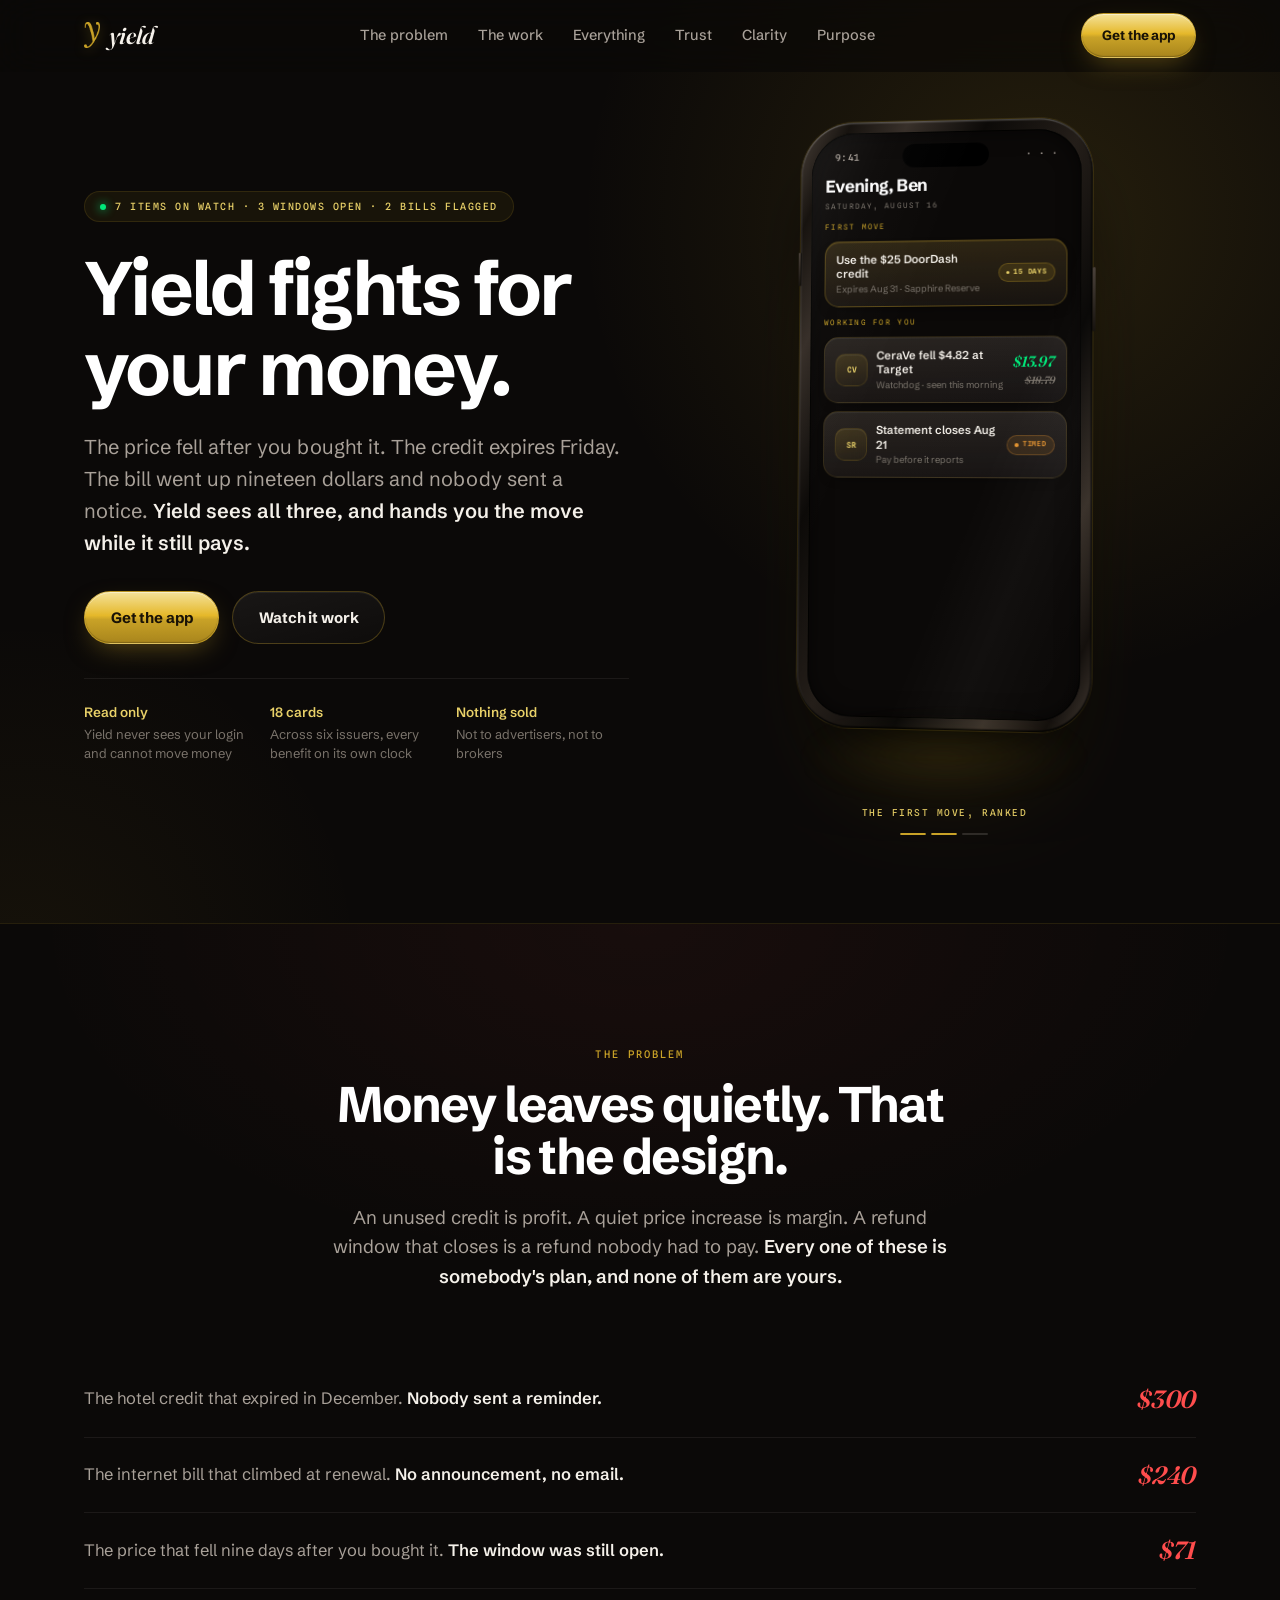
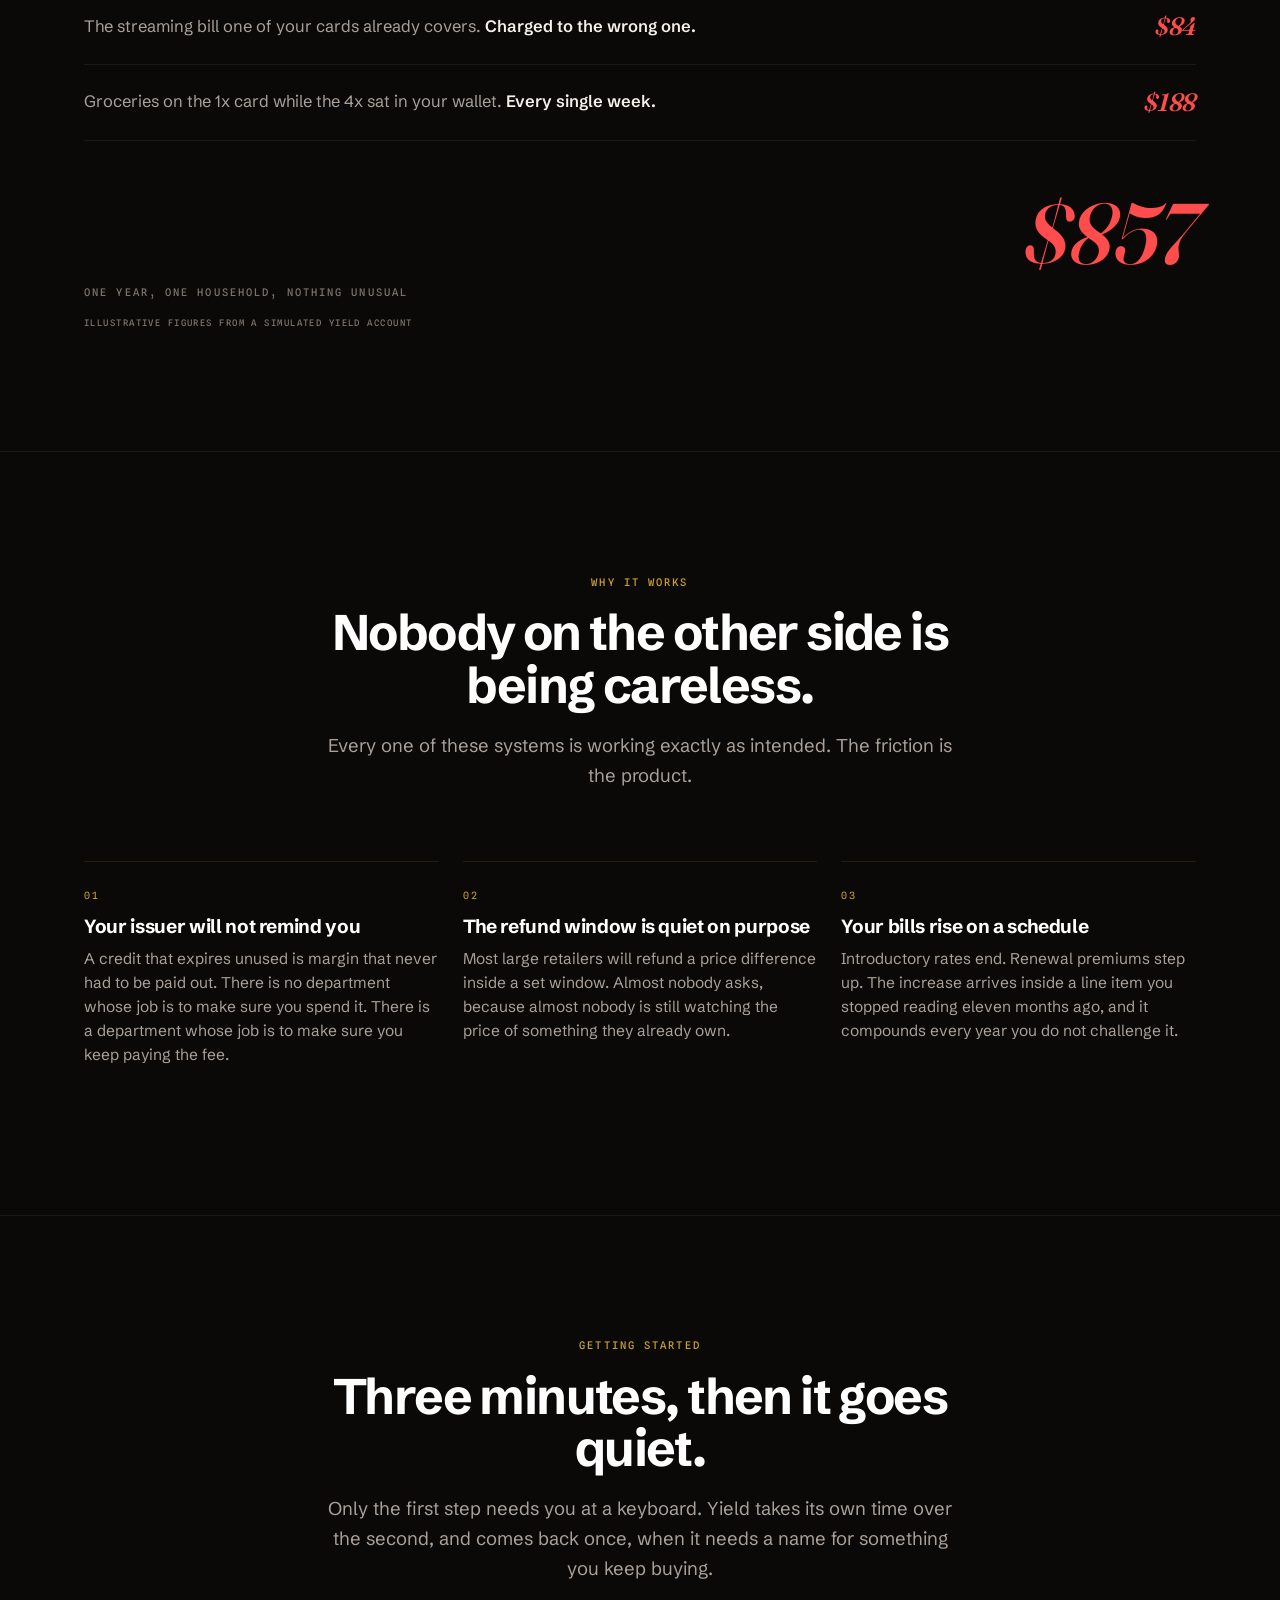
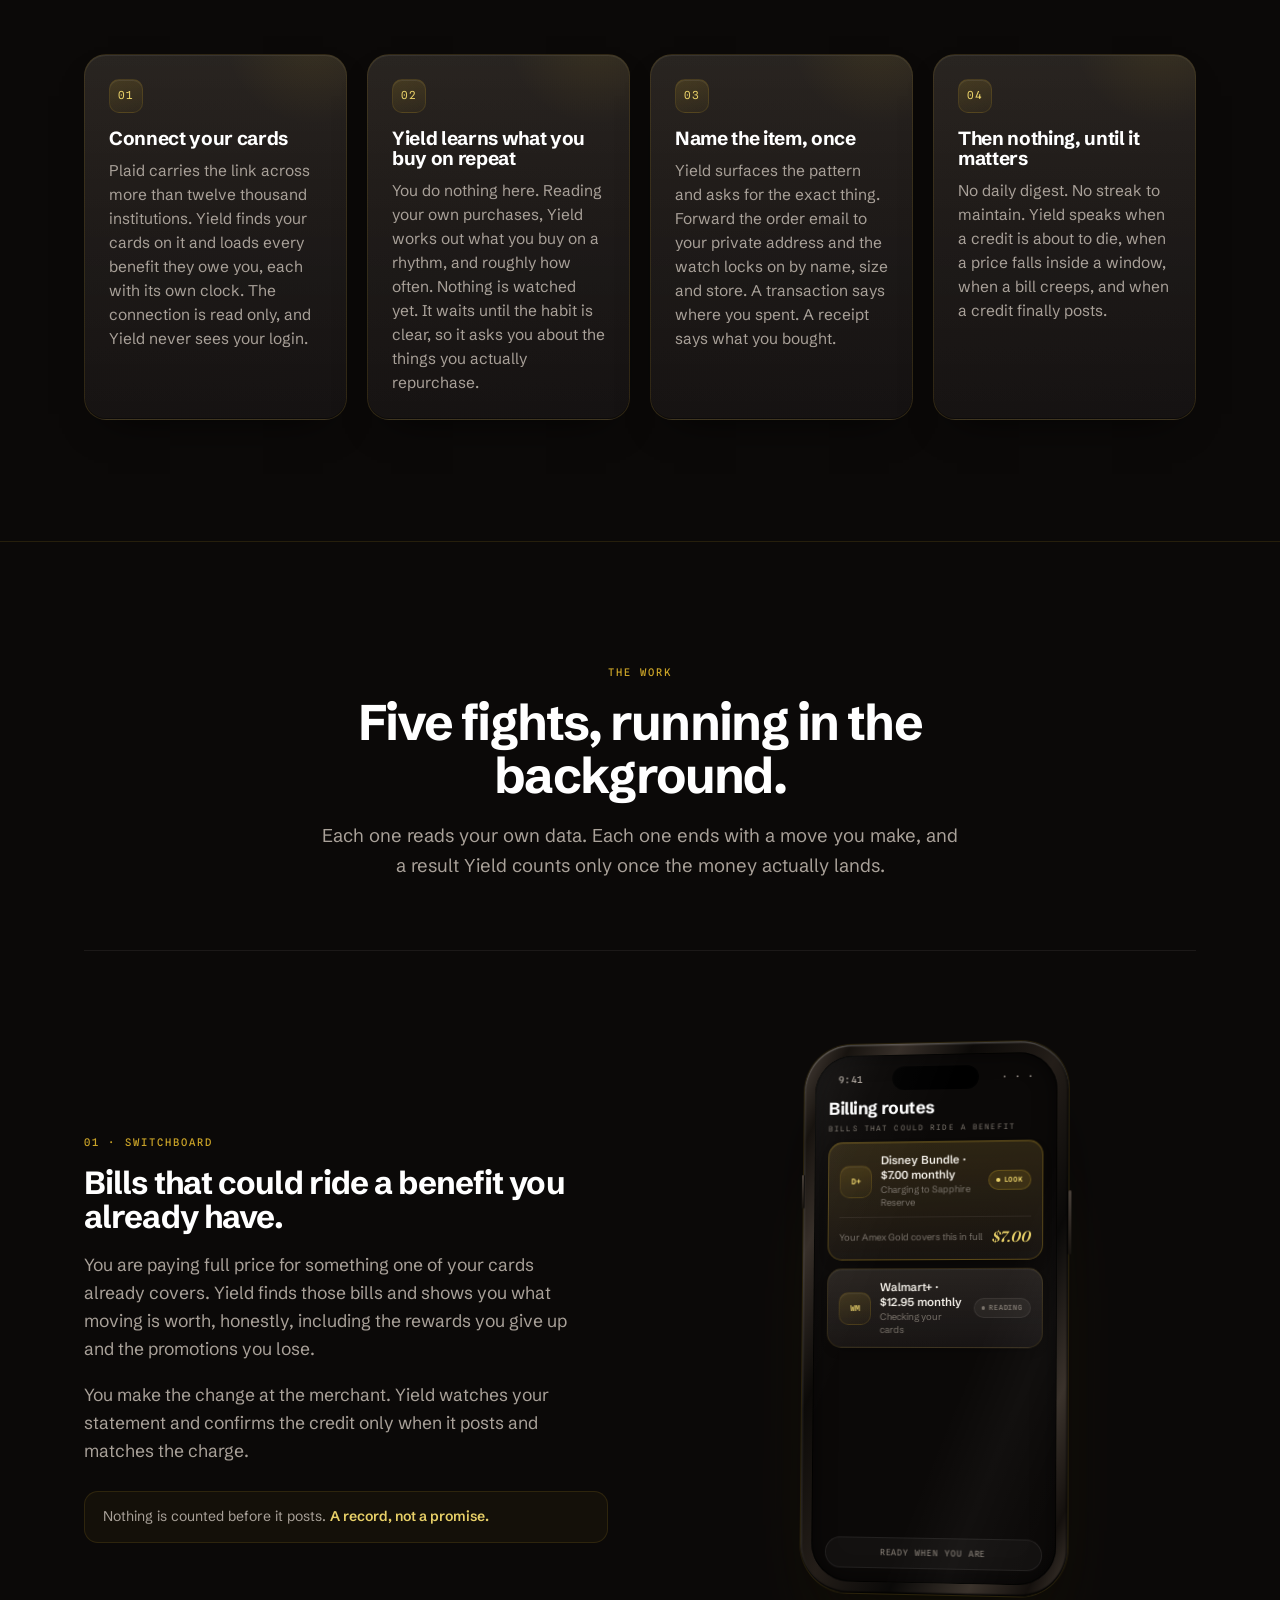
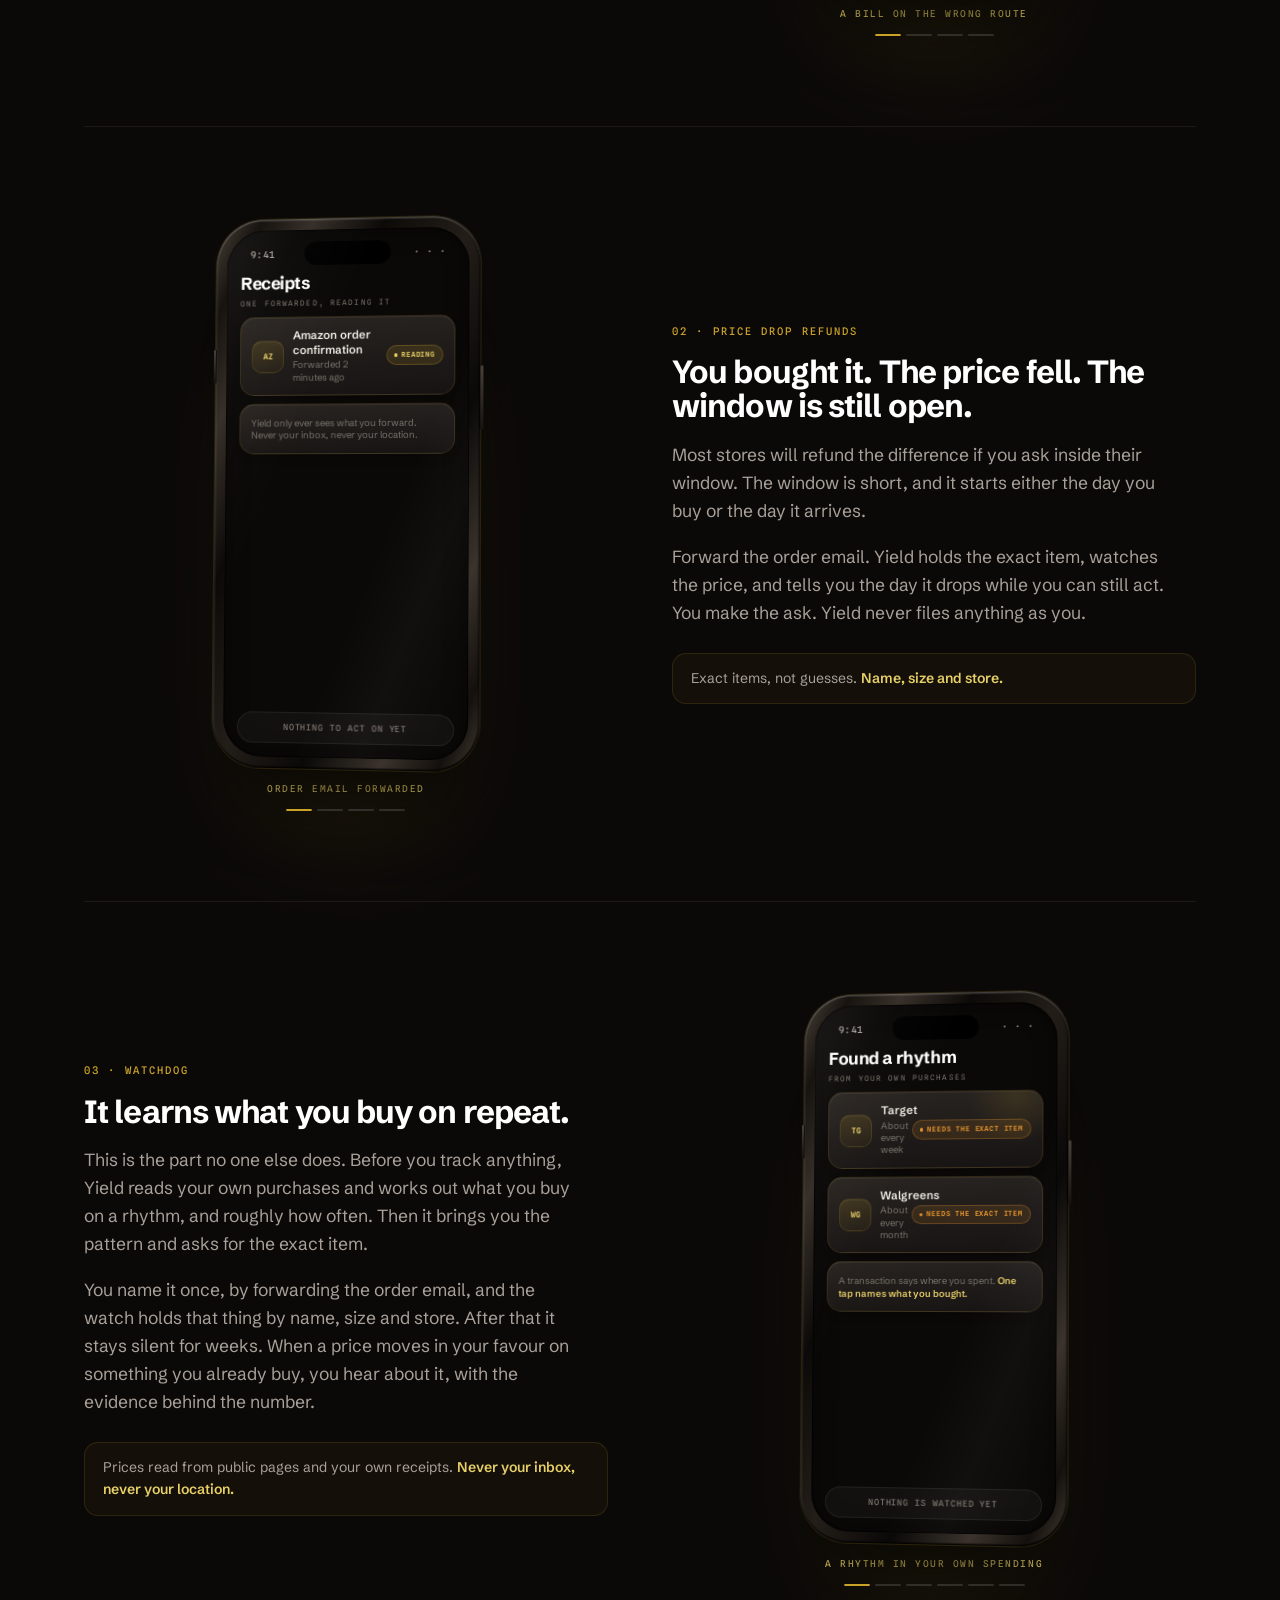
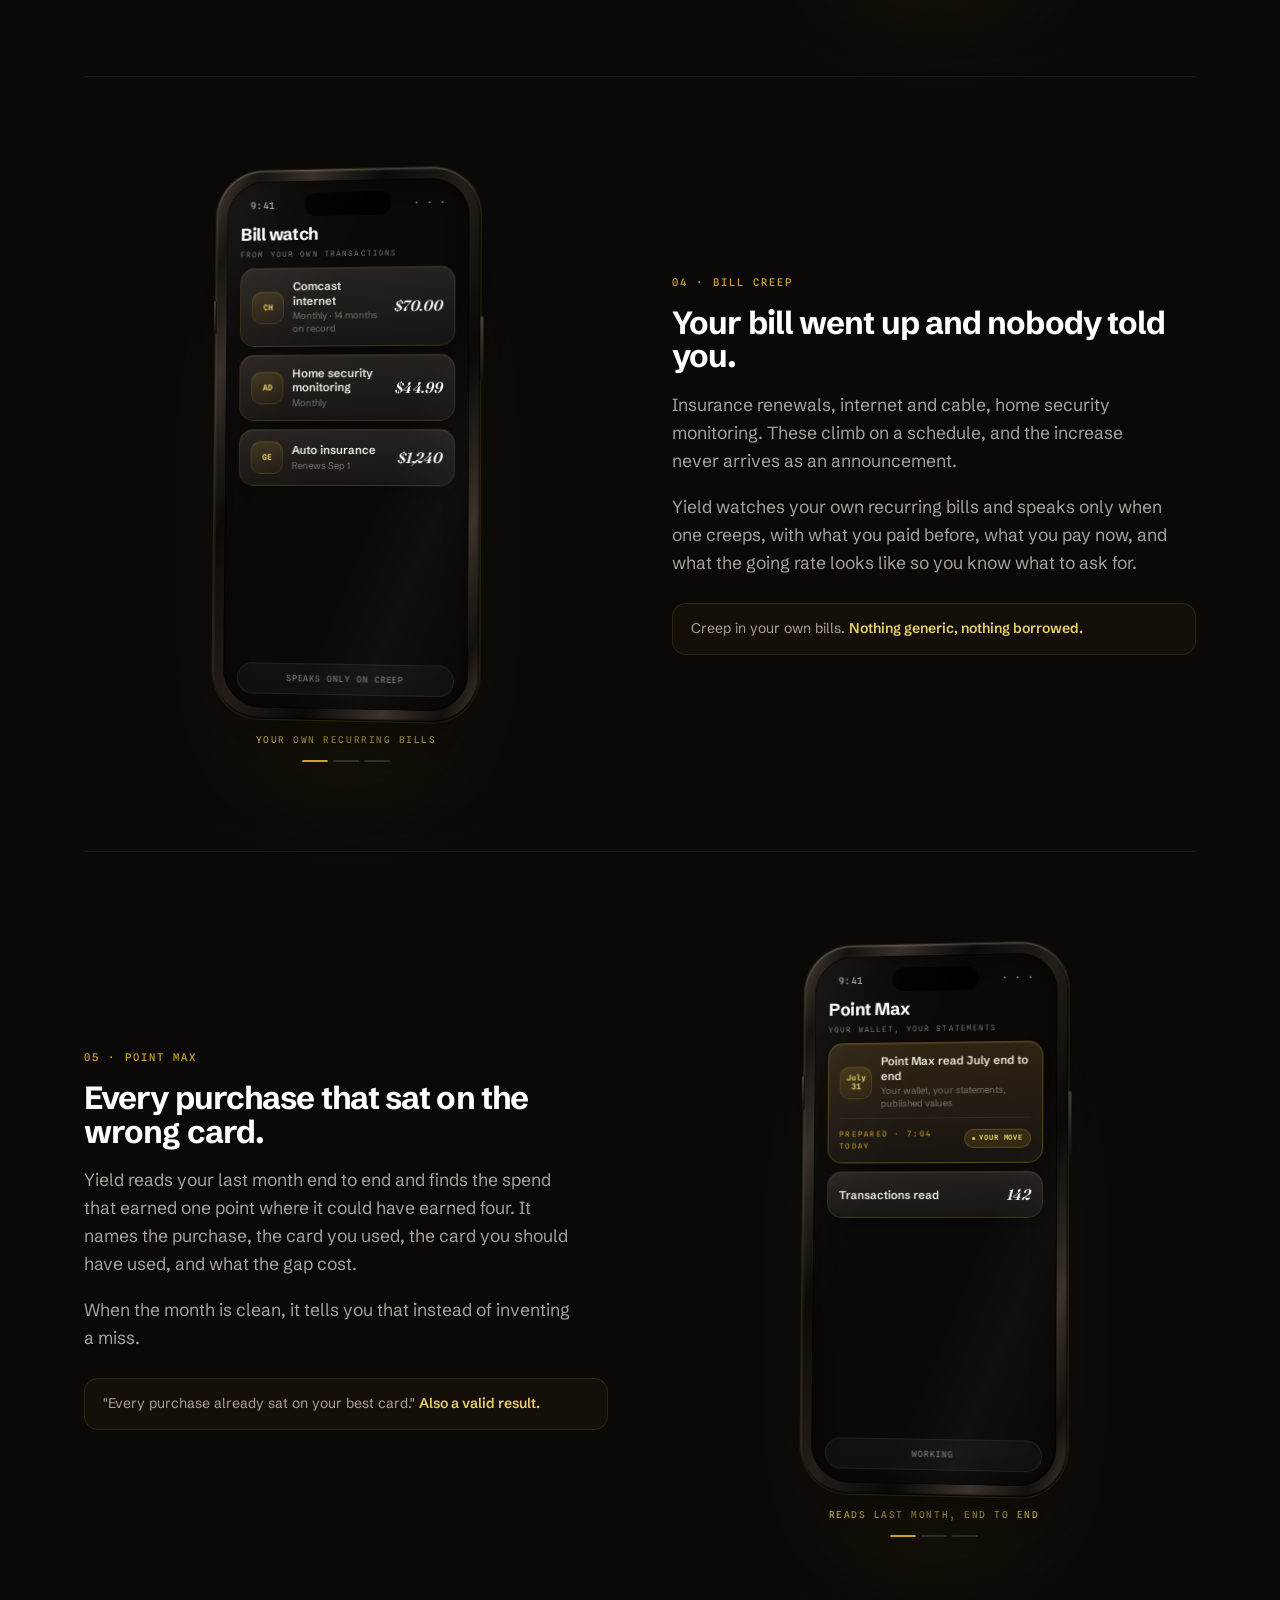
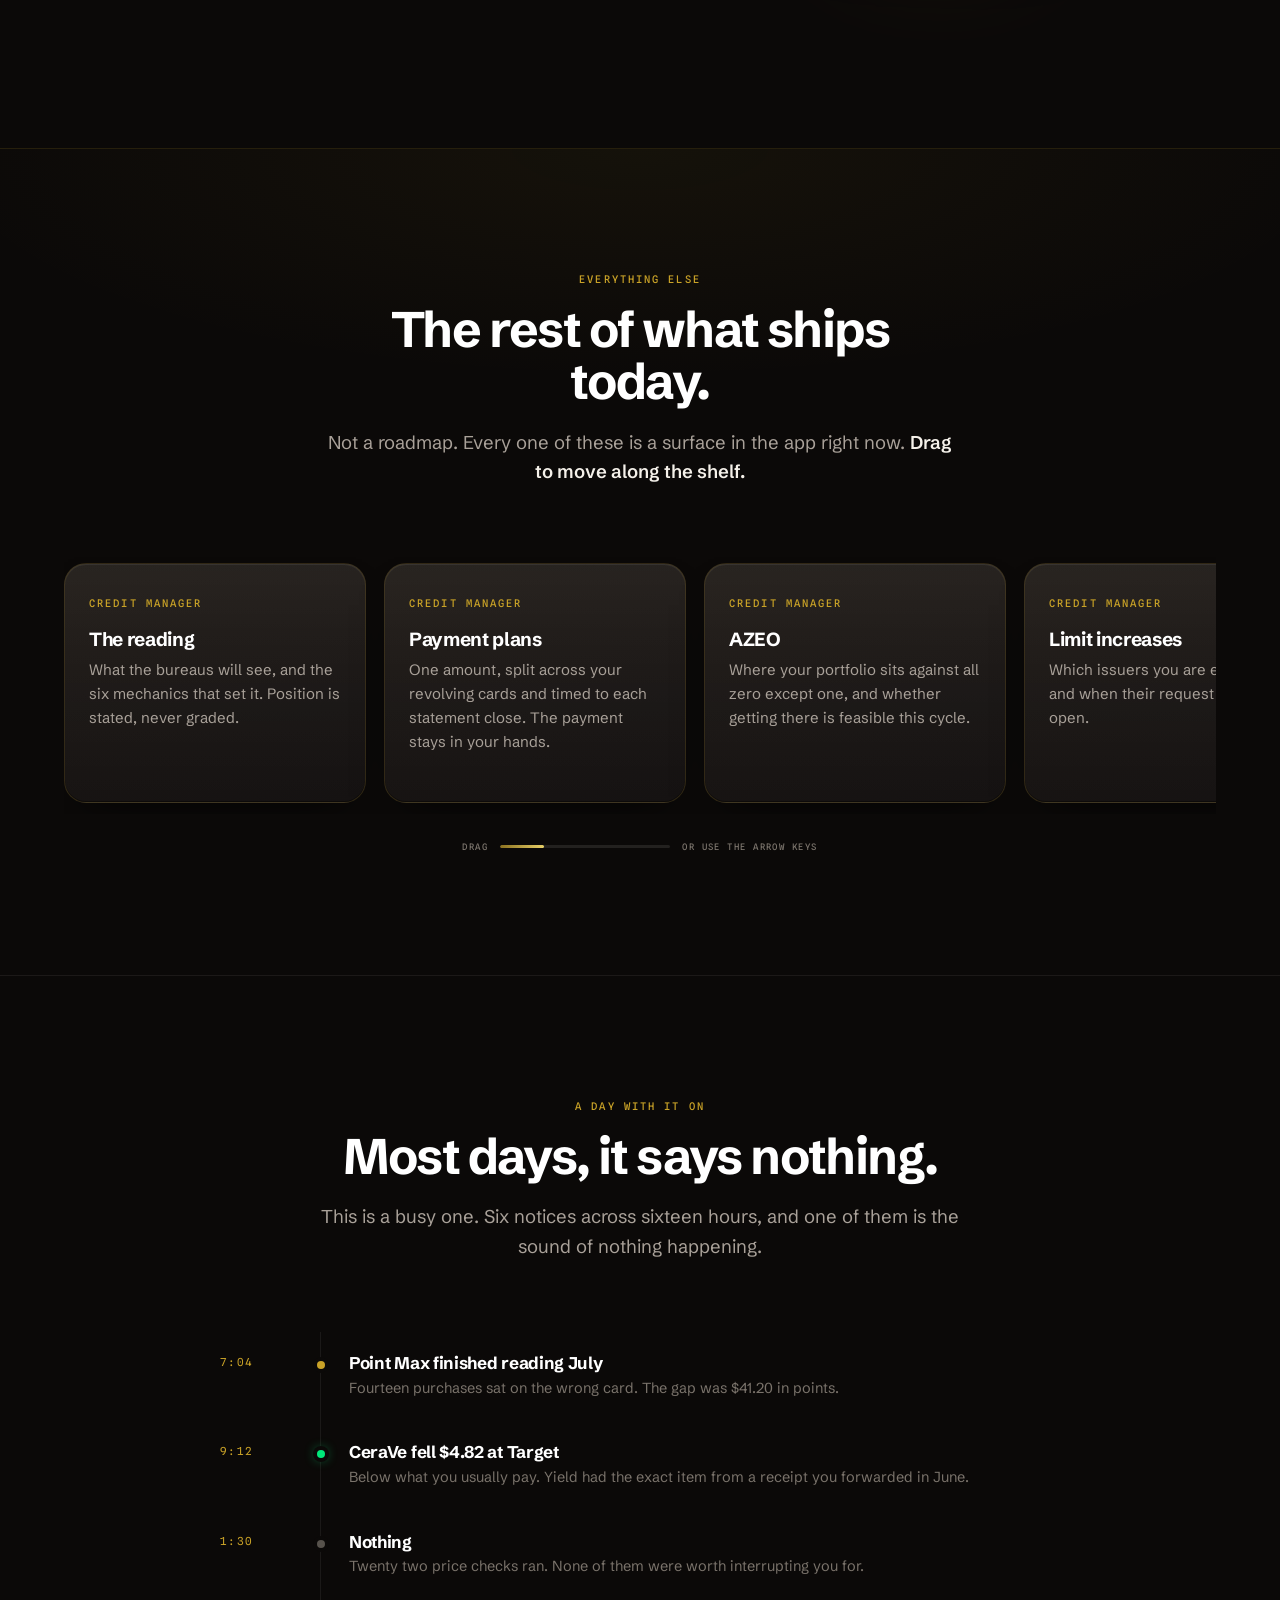
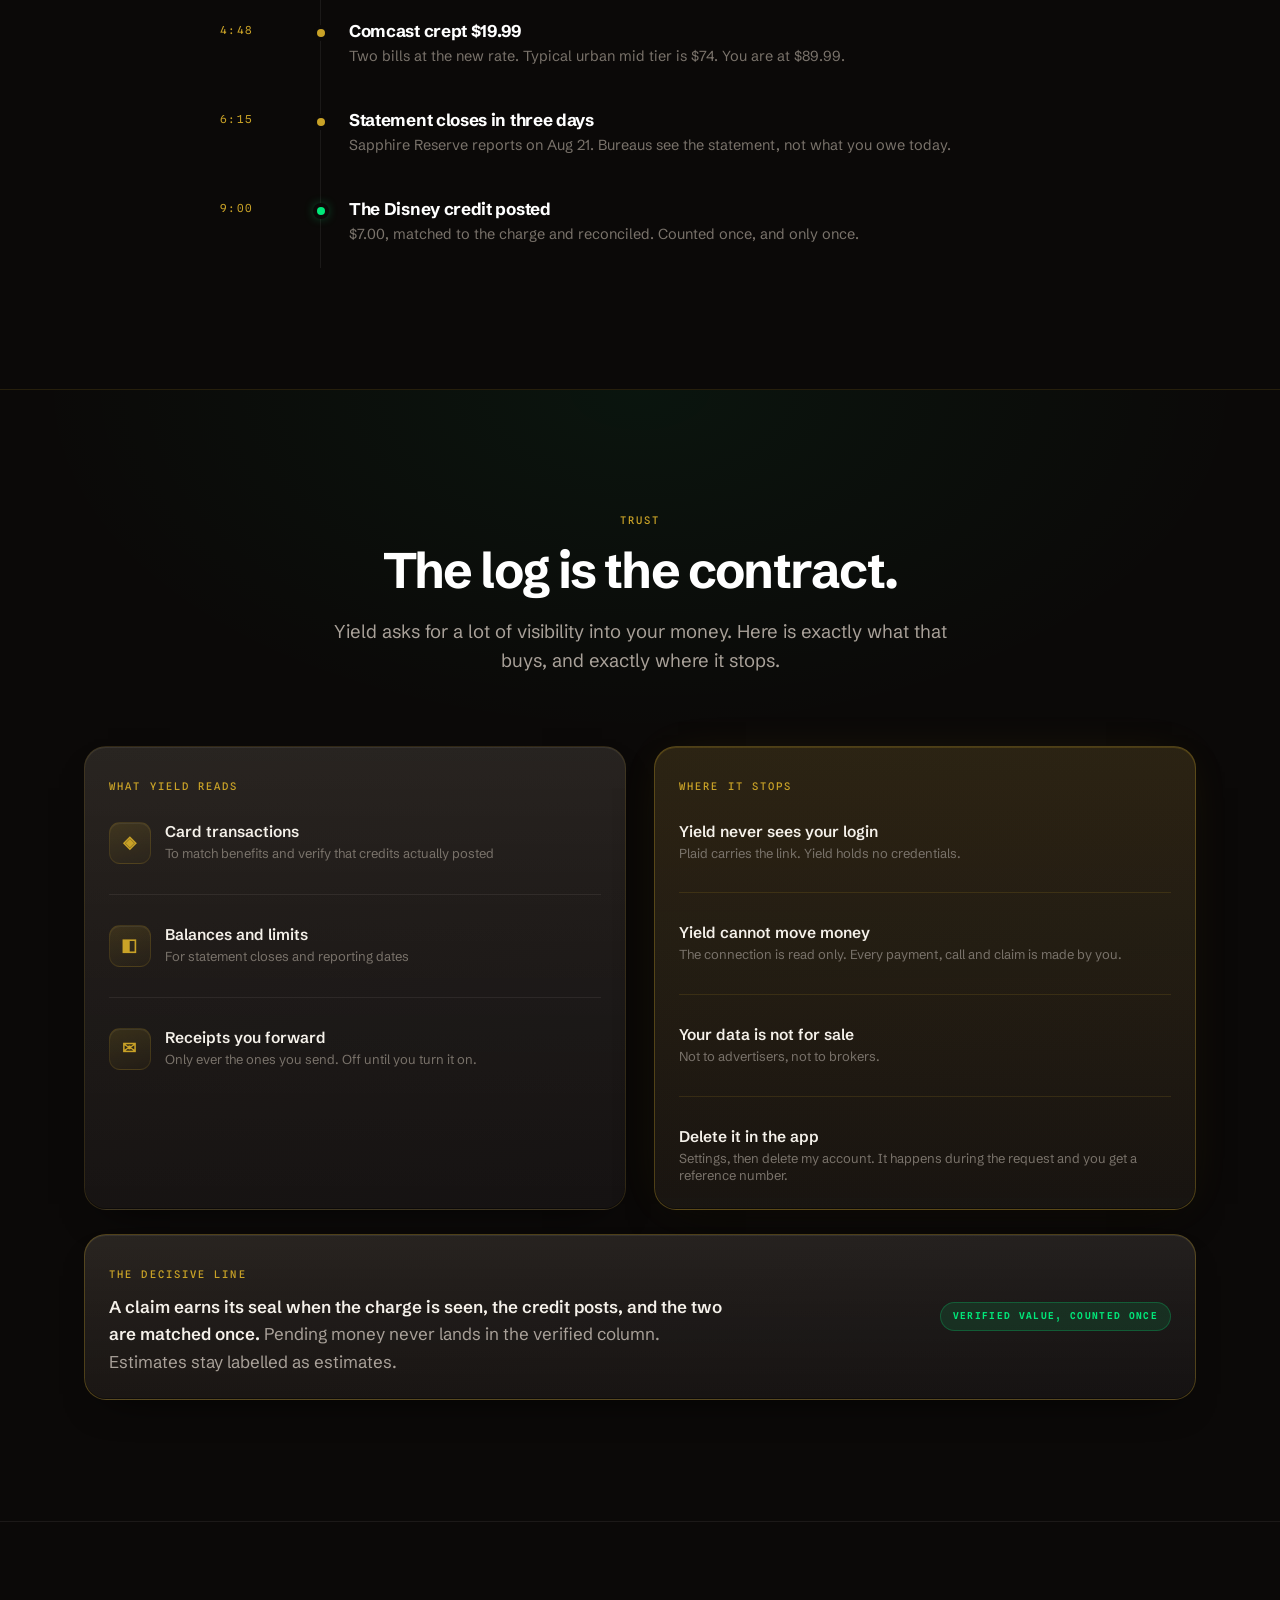
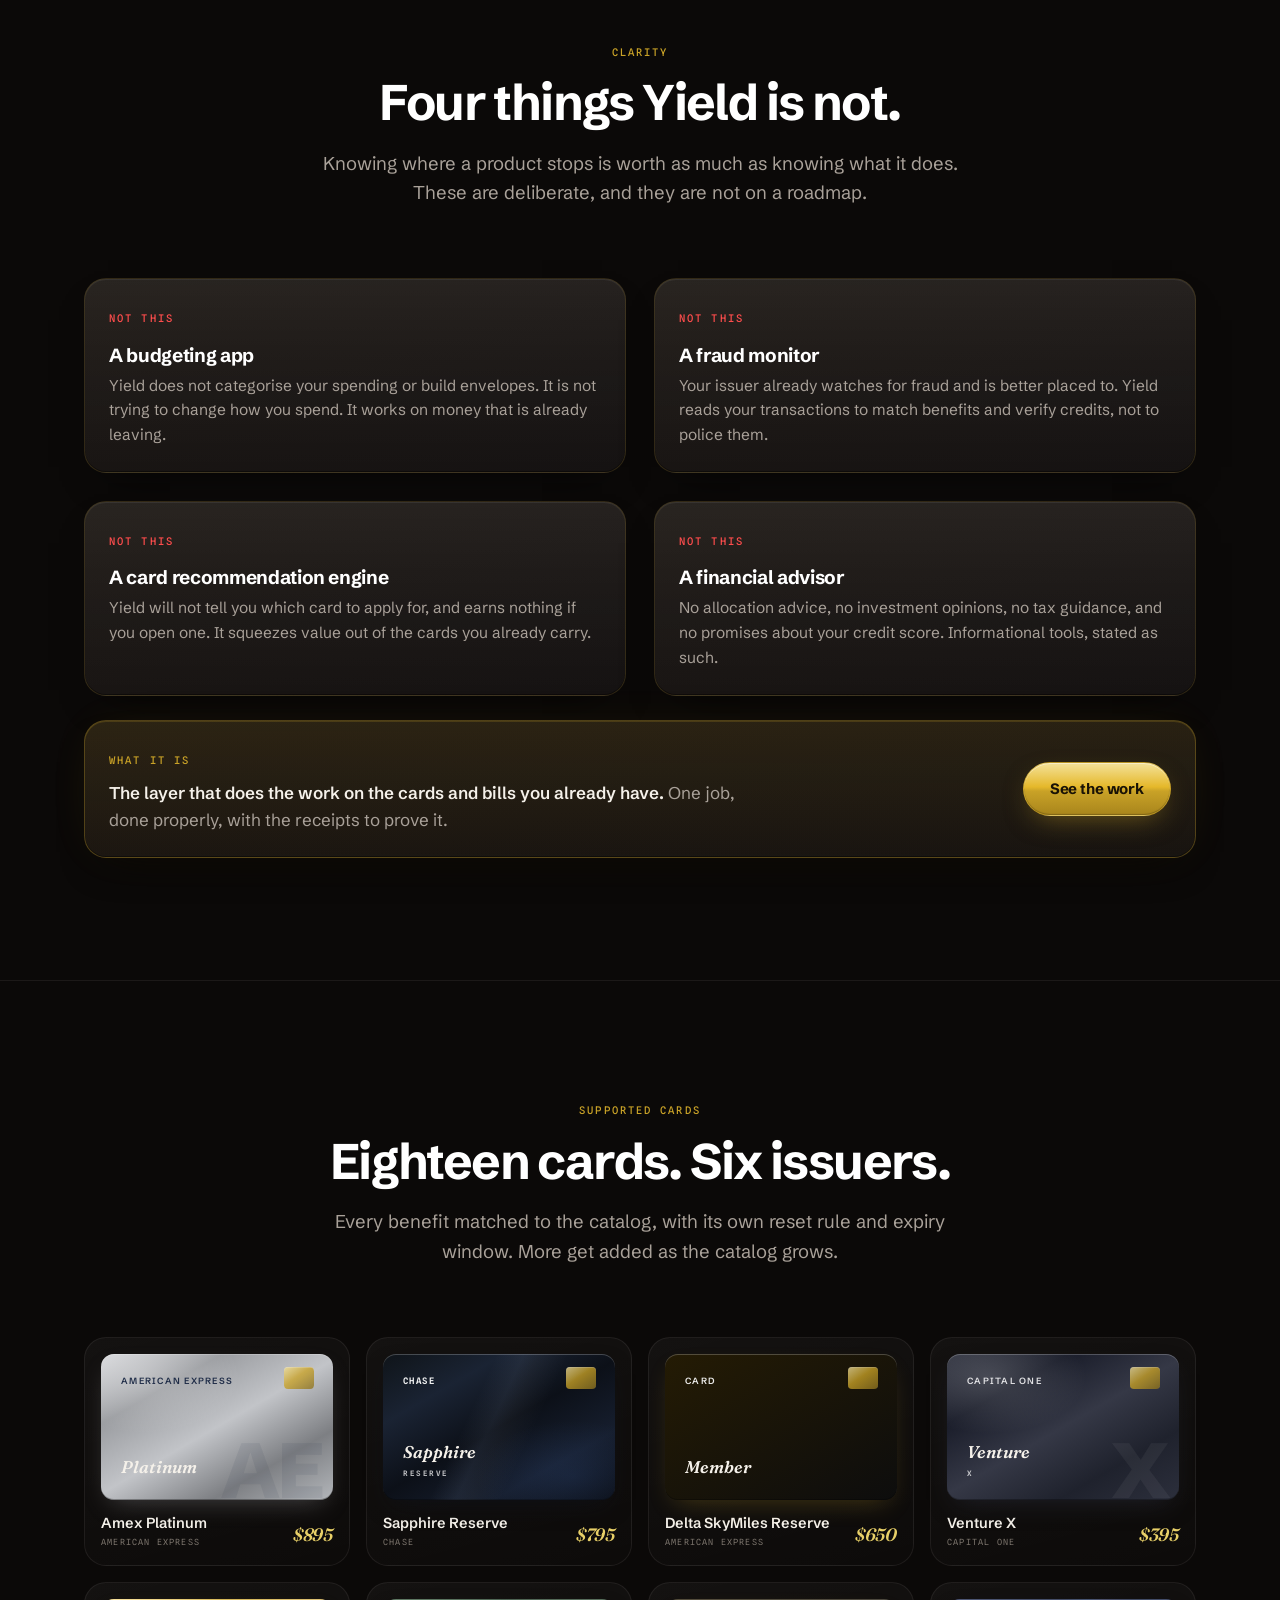
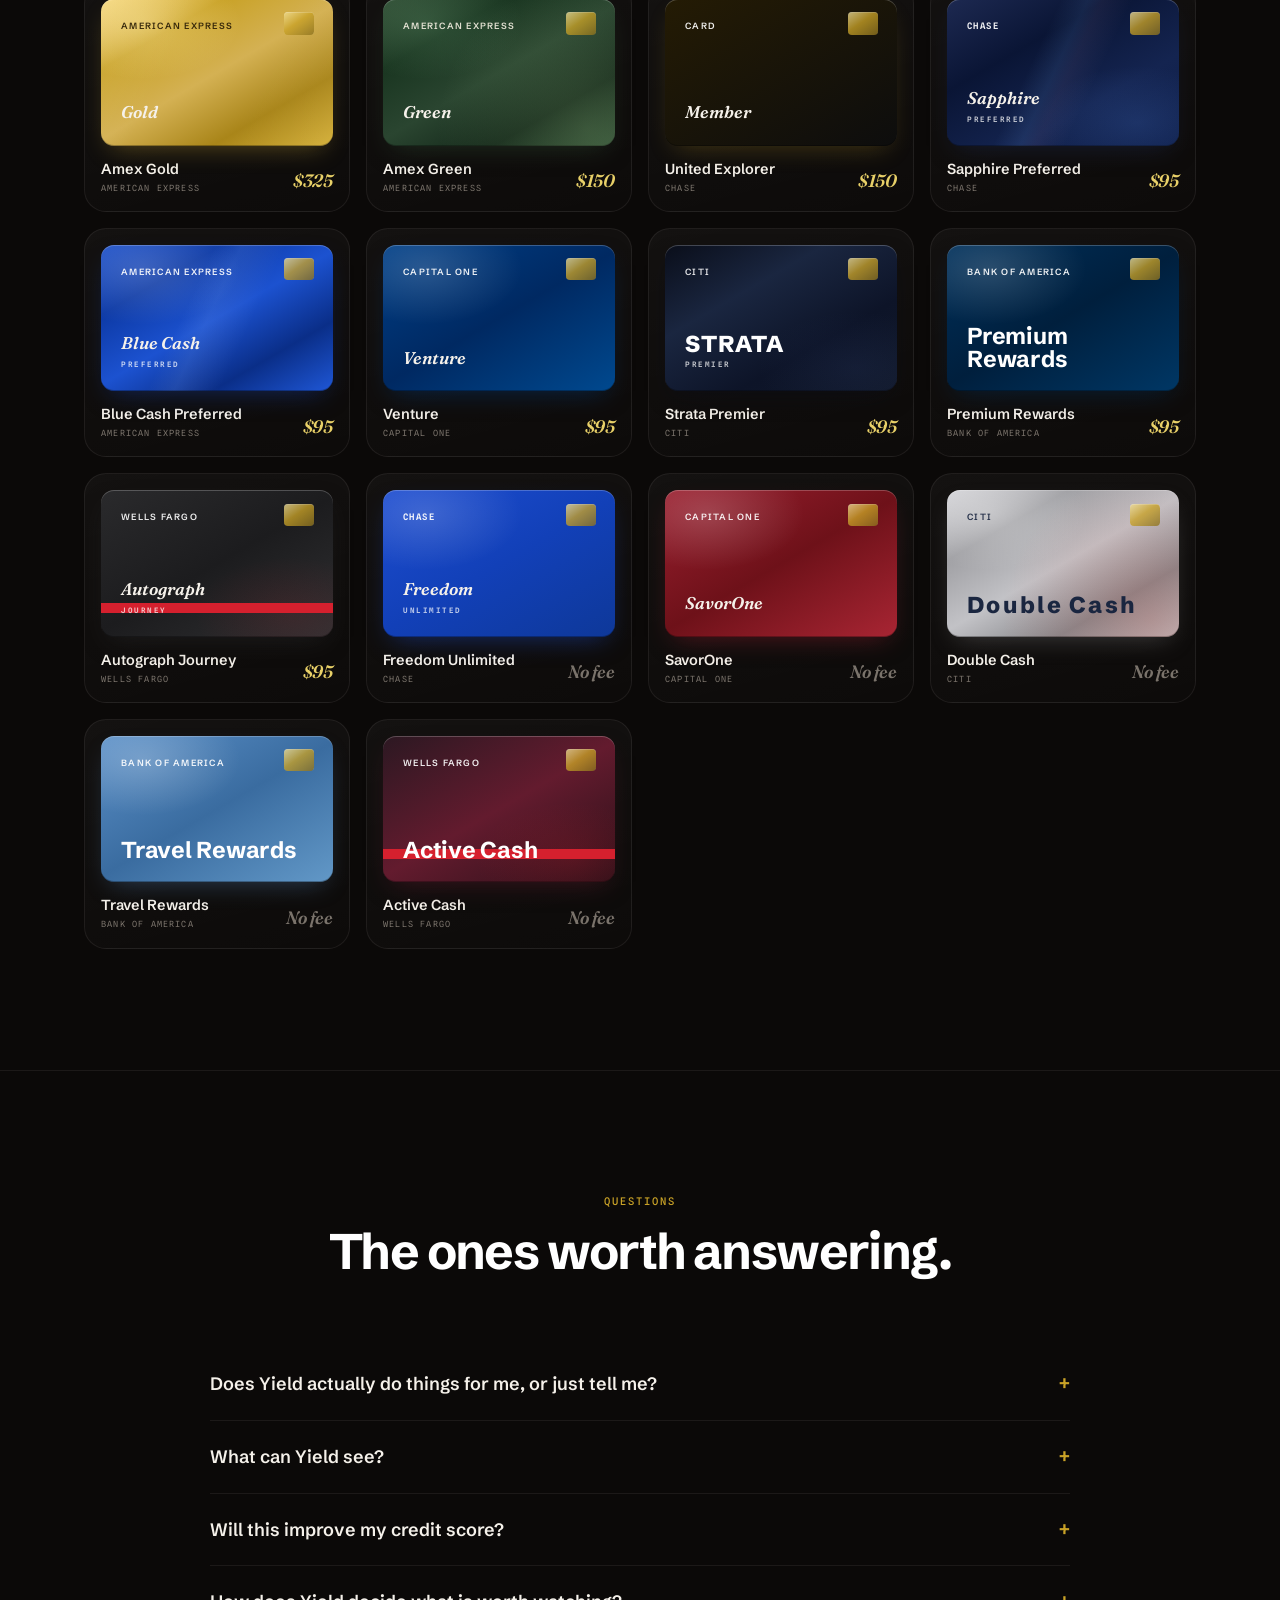
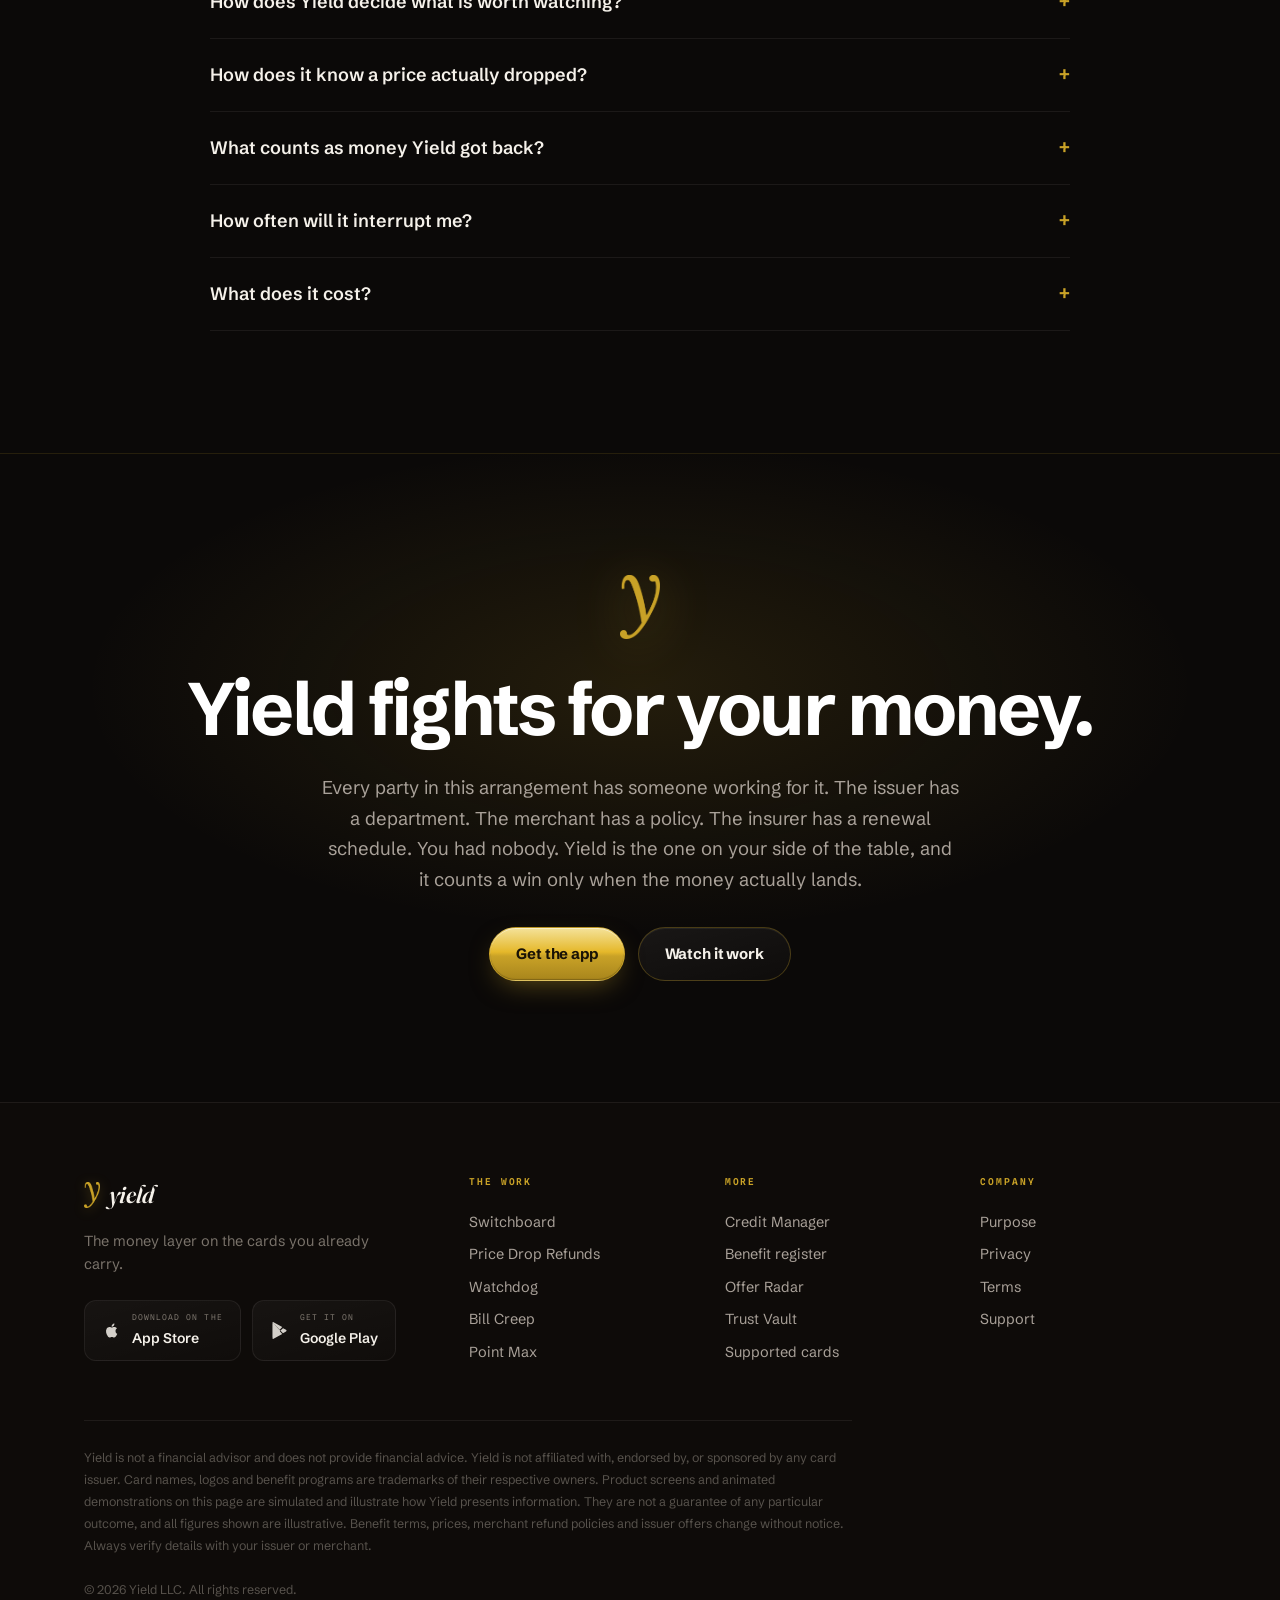
<file: index.html>
<!doctype html>
<html lang="en">
<head>
<meta charset="utf-8">
<meta name="viewport" content="width=device-width,initial-scale=1">
<meta name="impact-site-verification" value="97d4e8cb-73d1-4102-96f1-ebc616f4cbee">
<title>Yield · fights for your money</title>
<meta name="description" content="Your card credits expire quietly. Your bills climb without a notice. The price of what you just bought falls a week later. Yield watches all of it and hands you the move while it still pays.">
<meta name="theme-color" content="#0B0908">
<link rel="icon" href="/favicon.png">
<link rel="apple-touch-icon" href="/assets/yield-icon.png">
<meta property="og:title" content="Yield · fights for your money">
<meta property="og:description" content="Card credits, refund windows, creeping bills and the wrong card at checkout. Yield watches all of it and hands you the move while it still pays.">
<meta property="og:type" content="website">
<meta property="og:url" content="https://getyield.io">
<meta property="og:image" content="https://getyield.io/assets/yield-icon.png">
<meta name="twitter:card" content="summary">
<link rel="preconnect" href="https://fonts.googleapis.com">
<link rel="preconnect" href="https://fonts.gstatic.com" crossorigin>
<link href="https://fonts.googleapis.com/css2?family=Fraunces:ital,opsz,wght@0,9..144,300..900;1,9..144,300..900&family=Schibsted+Grotesk:wght@400..800&family=Spline+Sans+Mono:wght@400;500;600&display=swap" rel="stylesheet">
<script>document.documentElement.className="js"</script>
<link rel="stylesheet" href="/assets/yield.css">
<style>
/* ── homepage composition ───────────────────────────────────── */
header{padding:118px 0 88px;position:relative;overflow:hidden}
.halo{position:absolute;width:1080px;height:1080px;right:-300px;top:-320px;
  background:radial-gradient(circle,rgba(201,162,39,.14),transparent 60%);pointer-events:none}
.halo2{position:absolute;width:760px;height:760px;left:-360px;bottom:-420px;
  background:radial-gradient(circle,rgba(201,162,39,.06),transparent 64%);pointer-events:none}
.hero{display:grid;grid-template-columns:1.04fr .96fr;gap:clamp(28px,5vw,68px);
  align-items:center;position:relative}
.hero h1{font-size:clamp(42px,5.9vw,76px)}
.hero .lede{font-size:20px;color:var(--grey);max-width:47ch;margin-top:24px;line-height:1.6}
.hero .lede b{color:var(--bone);font-weight:600}
.tagline{display:inline-flex;align-items:center;gap:9px;border:1px solid var(--hair);
  padding:7px 15px;border-radius:999px;margin-bottom:26px;background:rgba(201,162,39,.07)}
.tagline .dot{width:6px;height:6px;border-radius:50%;background:var(--green);
  box-shadow:0 0 10px var(--green);animation:pulse 2.6s var(--ease-soft) infinite}
@keyframes pulse{0%,100%{opacity:1}50%{opacity:.45}}
.tagline span{font-family:var(--mono);font-size:10px;letter-spacing:.15em;
  text-transform:uppercase;color:var(--gold-l);font-weight:500}
.trust-strip{display:flex;gap:26px;margin-top:34px;flex-wrap:wrap;padding-top:24px;border-top:1px solid var(--hair-n)}
.trust-strip div{font-size:13px;color:var(--muted);max-width:20ch;line-height:1.45}
.trust-strip b{color:var(--gold-l);font-weight:600;display:block;font-size:13.5px;margin-bottom:2px}
@media(max-width:960px){.hero{grid-template-columns:1fr}header{padding:104px 0 60px}}
@media(max-width:560px){
  .tagline .seg{display:none}
  .tagline span{font-size:9px;letter-spacing:.12em}
  .trust-strip{gap:18px}
  .trust-strip div{max-width:none;flex:1 1 100%}
}

/* Section level colour, used semantically and sparingly: red where money
   is leaving, green where it has landed, gold for the brand close. */
#problem{background:radial-gradient(ellipse 70% 45% at 50% 0%,rgba(255,77,77,.055),transparent 68%)}
#trust{background:radial-gradient(ellipse 70% 45% at 50% 0%,rgba(0,232,122,.05),transparent 68%)}
#all{background:radial-gradient(ellipse 80% 40% at 50% 0%,rgba(201,162,39,.055),transparent 70%)}

.leak-list > div{display:grid;grid-template-columns:1fr auto;gap:20px;align-items:center;
  padding:18px 0;border-bottom:1px solid var(--hair-n)}
.leak-list .w{font-size:16.5px;color:var(--grey);line-height:1.45}
.leak-list .w b{color:var(--bone);font-weight:600}
.leak-total{display:flex;justify-content:space-between;align-items:flex-end;gap:20px;
  flex-wrap:wrap;padding-top:26px}

.why-col{padding:26px 0;border-top:1px solid var(--hair)}
.why-col .n{font-family:var(--mono);font-size:10px;letter-spacing:.2em;color:var(--gold);margin-bottom:14px}
.why-col h4{margin-bottom:10px}
.why-col p{color:var(--grey);font-size:15.5px;line-height:1.55}

.step-card{position:relative;overflow:hidden}
.step-card .num{display:inline-flex;align-items:center;justify-content:center;
  width:34px;height:34px;border-radius:10px;margin-bottom:16px;
  font-family:var(--mono);font-size:11px;letter-spacing:.06em;color:var(--gold-l);
  background:linear-gradient(165deg,rgba(201,162,39,.18),rgba(201,162,39,.05));
  border:1px solid var(--hair);box-shadow:inset 0 1px 0 rgba(255,255,255,.07)}
.step-card .glow{position:absolute;inset:0;pointer-events:none;
  background:radial-gradient(circle 130px at 88% -6%,rgba(201,162,39,.11),transparent 70%)}
.step-card h4{margin-bottom:10px;position:relative}
.step-card p{color:var(--grey);font-size:15.5px;position:relative}

.feat{display:grid;grid-template-columns:1fr 1fr;gap:clamp(28px,5vw,84px);align-items:center;
  padding:clamp(58px,7vw,96px) 0;border-top:1px solid var(--hair-n)}
.feat.rev .txt{order:2}
.feat .txt .lab{display:block;margin-bottom:16px}
.feat .txt p{color:var(--grey);font-size:17.5px;margin-top:18px;max-width:45ch;line-height:1.6}
.feat .note{margin-top:26px;padding:14px 18px;border-radius:var(--r-sm);
  background:rgba(201,162,39,.05);border:1px solid var(--hair);font-size:14px;color:var(--grey)}
.feat .note b{color:var(--gold-l);font-weight:600}
@media(max-width:960px){.feat{grid-template-columns:1fr}.feat.rev .txt{order:0}}

.day{display:grid;grid-template-columns:100px 1fr;max-width:840px;margin:0 auto}
.day-time{font-family:var(--mono);font-size:11px;letter-spacing:.13em;color:var(--gold);
  padding:22px 0;text-transform:uppercase}
.day-item{padding:22px 0 22px 28px;border-left:1px solid var(--hair-n);position:relative}
.day-item::before{content:"";position:absolute;left:-4.5px;top:29px;width:8px;height:8px;
  border-radius:50%;background:var(--gold);box-shadow:0 0 0 4px var(--ground)}
.day-item.q::before{background:var(--faint)}
.day-item.g::before{background:var(--green);box-shadow:0 0 0 4px var(--ground),0 0 12px var(--green)}
.day-item h4{font-size:17px;margin-bottom:5px}
.day-item p{color:var(--muted);font-size:14.5px}
@media(max-width:620px){.day{grid-template-columns:72px 1fr}}

.cardgrid{display:grid;grid-template-columns:repeat(auto-fill,minmax(215px,1fr));gap:16px}

.not-grid{grid-template-columns:repeat(2,1fr)}
@media(max-width:820px){.not-grid{grid-template-columns:1fr}}
.faq{max-width:860px;margin:0 auto}
details{border-bottom:1px solid var(--hair-n)}
details summary{cursor:pointer;list-style:none;padding:22px 0;display:flex;justify-content:space-between;
  align-items:center;gap:20px;font-size:18px;font-weight:600;color:var(--bone);transition:color .22s}
details summary::-webkit-details-marker{display:none}
details summary:hover{color:var(--gold-l)}
details summary .plus{font-family:var(--mono);color:var(--gold);flex:none;
  transition:transform .35s var(--ease)}
details[open] summary .plus{transform:rotate(45deg)}
details .ans{padding:0 0 24px;color:var(--grey);font-size:16px;max-width:74ch;line-height:1.65}

.purpose{text-align:center;background:radial-gradient(ellipse 62% 54% at 50% 36%,rgba(201,162,39,.13),transparent 70%)}
.purpose h2{font-size:clamp(36px,5.8vw,78px);line-height:1.0;letter-spacing:-.038em}
.purpose p{color:var(--grey);font-size:18.5px;max-width:58ch;margin:28px auto 0;line-height:1.65}
.purpose .mark-lg{height:64px;width:auto;margin:0 auto 32px;
  filter:drop-shadow(0 8px 26px rgba(201,162,39,.45))}
</style>
</head>
<body>

<nav>
  <div class="nav-in">
    <a href="/" class="mark" aria-label="Yield home">
      <img src="/assets/yield-mark.png" alt="">
      <span class="wm">yield</span>
    </a>
    <div class="nav-links">
      <a href="#problem">The problem</a><a href="#work">The work</a><a href="#all">Everything</a>
      <a href="#trust">Trust</a><a href="#not">Clarity</a><a href="#purpose">Purpose</a>
    </div>
    <a class="btn sm" href="#" onclick="soon(event)">Get the app</a>
  </div>
</nav>

<!-- ══ HERO ══ -->
<header>
  <div class="halo"></div><div class="halo2"></div>
  <div class="wrap">
    <div class="hero">
      <div class="rv">
        <div class="tagline"><i class="dot"></i><span>7 items on watch · 3 windows open<span class="seg"> · 2 bills flagged</span></span></div>
        <h1>Yield fights for your money.</h1>
        <p class="lede">The price fell after you bought it. The credit expires Friday. The bill went up nineteen dollars and nobody sent a notice. <b>Yield sees all three, and hands you the move while it still pays.</b></p>
        <div class="flexrow mt32">
          <a class="btn" href="#" onclick="soon(event)">Get the app</a>
          <a class="btn ghost" href="#work">Watch it work</a>
        </div>
        <div class="trust-strip">
          <div><b>Read only</b>Yield never sees your login and cannot move money</div>
          <div><b>18 cards</b>Across six issuers, every benefit on its own clock</div>
          <div><b>Nothing sold</b>Not to advertisers, not to brokers</div>
        </div>
      </div>
      <div class="rv" style="transition-delay:.14s">
        <div class="demo">
          <div class="stage">
            <div class="device"><div class="screen"><div class="notch"></div>
              <div class="sbar"><span>9:41</span><span>· · ·</span></div>
              <div class="scr" data-demo="home"></div>
            </div></div>
          </div>
          <div class="reflect"></div>
          <div class="demo-cap"><div class="step"></div><div class="ticks"></div></div>
        </div>
      </div>
    </div>
  </div>
</header>

<!-- ══ PROBLEM ══ -->
<section class="sec sec-gold" id="problem">
  <div class="wrap">
    <div class="sec-head rv">
      <span class="lab gold">The problem</span>
      <h2>Money leaves quietly. That is the design.</h2>
      <p>An unused credit is profit. A quiet price increase is margin. A refund window that closes is a refund nobody had to pay. <b>Every one of these is somebody's plan, and none of them are yours.</b></p>
    </div>
    <div class="leak-list" data-stagger="300">
      <div><div class="w">The hotel credit that expired in December. <b>Nobody sent a reminder.</b></div><div class="mv md r">$300</div></div>
      <div><div class="w">The internet bill that climbed at renewal. <b>No announcement, no email.</b></div><div class="mv md r">$240</div></div>
      <div><div class="w">The price that fell nine days after you bought it. <b>The window was still open.</b></div><div class="mv md r">$71</div></div>
      <div><div class="w">The streaming bill one of your cards already covers. <b>Charged to the wrong one.</b></div><div class="mv md r">$84</div></div>
      <div><div class="w">Groceries on the 1x card while the 4x sat in your wallet. <b>Every single week.</b></div><div class="mv md r">$188</div></div>
    </div>
    <div class="leak-total rv">
      <span class="lab">One year, one household, nothing unusual</span>
      <span class="mv xl r" data-count="883" data-pre="$" data-delay="1500">$0</span>
    </div>
    <p class="lab sm mt16">Illustrative figures from a simulated Yield account</p>
  </div>
</section>

<!-- ══ WHY ══ -->
<section class="sec sec-hair">
  <div class="wrap">
    <div class="sec-head rv">
      <span class="lab gold">Why it works</span>
      <h2>Nobody on the other side is being careless.</h2>
      <p>Every one of these systems is working exactly as intended. The friction is the product.</p>
    </div>
    <div class="grid-3">
      <div class="why-col rv"><div class="n">01</div><h4>Your issuer will not remind you</h4>
        <p>A credit that expires unused is margin that never had to be paid out. There is no department whose job is to make sure you spend it. There is a department whose job is to make sure you keep paying the fee.</p></div>
      <div class="why-col rv" style="transition-delay:.09s"><div class="n">02</div><h4>The refund window is quiet on purpose</h4>
        <p>Most large retailers will refund a price difference inside a set window. Almost nobody asks, because almost nobody is still watching the price of something they already own.</p></div>
      <div class="why-col rv" style="transition-delay:.18s"><div class="n">03</div><h4>Your bills rise on a schedule</h4>
        <p>Introductory rates end. Renewal premiums step up. The increase arrives inside a line item you stopped reading eleven months ago, and it compounds every year you do not challenge it.</p></div>
    </div>
  </div>
</section>

<!-- ══ START ══ -->
<section class="sec sec-hair">
  <div class="wrap">
    <div class="sec-head rv">
      <span class="lab gold">Getting started</span>
      <h2>Three minutes, then it goes quiet.</h2>
      <p>Only the first step needs you at a keyboard. Yield takes its own time over the second, and comes back once, when it needs a name for something you keep buying.</p>
    </div>
    <div class="grid-4">
      <div class="tile step-card rv"><div class="glow"></div><div class="num">01</div><h4>Connect your cards</h4>
        <p>Plaid carries the link across more than twelve thousand institutions. Yield finds your cards on it and loads every benefit they owe you, each with its own clock. The connection is read only, and Yield never sees your login.</p></div>
      <div class="tile step-card rv" style="transition-delay:.07s"><div class="glow"></div><div class="num">02</div><h4>Yield learns what you buy on repeat</h4>
        <p>You do nothing here. Reading your own purchases, Yield works out what you buy on a rhythm, and roughly how often. Nothing is watched yet. It waits until the habit is clear, so it asks you about the things you actually repurchase.</p></div>
      <div class="tile step-card rv" style="transition-delay:.14s"><div class="glow"></div><div class="num">03</div><h4>Name the item, once</h4>
        <p>Yield surfaces the pattern and asks for the exact thing. Forward the order email to your private address and the watch locks on by name, size and store. A transaction says where you spent. A receipt says what you bought.</p></div>
      <div class="tile step-card rv" style="transition-delay:.21s"><div class="glow"></div><div class="num">04</div><h4>Then nothing, until it matters</h4>
        <p>No daily digest. No streak to maintain. Yield speaks when a credit is about to die, when a price falls inside a window, when a bill creeps, and when a credit finally posts.</p></div>
    </div>
  </div>
</section>

<!-- ══ THE WORK ══ -->
<section class="sec sec-gold" id="work">
  <div class="wrap">
    <div class="sec-head rv">
      <span class="lab gold">The work</span>
      <h2>Five fights, running in the background.</h2>
      <p>Each one reads your own data. Each one ends with a move you make, and a result Yield counts only once the money actually lands.</p>
    </div>

    <div class="feat">
      <div class="txt rv">
        <span class="lab gold">01 · Switchboard</span>
        <h3>Bills that could ride a benefit you already have.</h3>
        <p>You are paying full price for something one of your cards already covers. Yield finds those bills and shows you what moving is worth, honestly, including the rewards you give up and the promotions you lose.</p>
        <p>You make the change at the merchant. Yield watches your statement and confirms the credit only when it posts and matches the charge.</p>
        <div class="note">Nothing is counted before it posts. <b>A record, not a promise.</b></div>
      </div>
      <div class="rv" style="transition-delay:.12s"><div class="demo">
        <div class="stage"><div class="device sm"><div class="screen"><div class="notch"></div>
          <div class="sbar"><span>9:41</span><span>· · ·</span></div>
          <div class="scr" data-demo="switchboard"></div></div></div></div>
        <div class="demo-cap"><div class="step"></div><div class="ticks"></div></div>
      </div></div>
    </div>

    <div class="feat rev">
      <div class="txt rv">
        <span class="lab gold">02 · Price Drop Refunds</span>
        <h3>You bought it. The price fell. The window is still open.</h3>
        <p>Most stores will refund the difference if you ask inside their window. The window is short, and it starts either the day you buy or the day it arrives.</p>
        <p>Forward the order email. Yield holds the exact item, watches the price, and tells you the day it drops while you can still act. You make the ask. Yield never files anything as you.</p>
        <div class="note">Exact items, not guesses. <b>Name, size and store.</b></div>
      </div>
      <div class="rv" style="transition-delay:.12s"><div class="demo">
        <div class="stage"><div class="device sm"><div class="screen"><div class="notch"></div>
          <div class="sbar"><span>9:41</span><span>· · ·</span></div>
          <div class="scr" data-demo="pricedrop"></div></div></div></div>
        <div class="demo-cap"><div class="step"></div><div class="ticks"></div></div>
      </div></div>
    </div>

    <div class="feat">
      <div class="txt rv">
        <span class="lab gold">03 · Watchdog</span>
        <h3>It learns what you buy on repeat.</h3>
        <p>This is the part no one else does. Before you track anything, Yield reads your own purchases and works out what you buy on a rhythm, and roughly how often. Then it brings you the pattern and asks for the exact item.</p>
        <p>You name it once, by forwarding the order email, and the watch holds that thing by name, size and store. After that it stays silent for weeks. When a price moves in your favour on something you already buy, you hear about it, with the evidence behind the number.</p>
        <div class="note">Prices read from public pages and your own receipts. <b>Never your inbox, never your location.</b></div>
      </div>
      <div class="rv" style="transition-delay:.12s"><div class="demo">
        <div class="stage"><div class="device sm"><div class="screen"><div class="notch"></div>
          <div class="sbar"><span>9:41</span><span>· · ·</span></div>
          <div class="scr" data-demo="watchdog"></div></div></div></div>
        <div class="demo-cap"><div class="step"></div><div class="ticks"></div></div>
      </div></div>
    </div>

    <div class="feat rev">
      <div class="txt rv">
        <span class="lab gold">04 · Bill Creep</span>
        <h3>Your bill went up and nobody told you.</h3>
        <p>Insurance renewals, internet and cable, home security monitoring. These climb on a schedule, and the increase never arrives as an announcement.</p>
        <p>Yield watches your own recurring bills and speaks only when one creeps, with what you paid before, what you pay now, and what the going rate looks like so you know what to ask for.</p>
        <div class="note">Creep in your own bills. <b>Nothing generic, nothing borrowed.</b></div>
      </div>
      <div class="rv" style="transition-delay:.12s"><div class="demo">
        <div class="stage"><div class="device sm"><div class="screen"><div class="notch"></div>
          <div class="sbar"><span>9:41</span><span>· · ·</span></div>
          <div class="scr" data-demo="billcreep"></div></div></div></div>
        <div class="demo-cap"><div class="step"></div><div class="ticks"></div></div>
      </div></div>
    </div>

    <div class="feat">
      <div class="txt rv">
        <span class="lab gold">05 · Point Max</span>
        <h3>Every purchase that sat on the wrong card.</h3>
        <p>Yield reads your last month end to end and finds the spend that earned one point where it could have earned four. It names the purchase, the card you used, the card you should have used, and what the gap cost.</p>
        <p>When the month is clean, it tells you that instead of inventing a miss.</p>
        <div class="note">"Every purchase already sat on your best card." <b>Also a valid result.</b></div>
      </div>
      <div class="rv" style="transition-delay:.12s"><div class="demo">
        <div class="stage"><div class="device sm"><div class="screen"><div class="notch"></div>
          <div class="sbar"><span>9:41</span><span>· · ·</span></div>
          <div class="scr" data-demo="pointmax"></div></div></div></div>
        <div class="demo-cap"><div class="step"></div><div class="ticks"></div></div>
      </div></div>
    </div>
  </div>
</section>

<!-- ══ EVERYTHING · drag rail ══ -->
<section class="sec sec-gold" id="all">
  <div class="wrap">
    <div class="sec-head rv">
      <span class="lab gold">Everything else</span>
      <h2>The rest of what ships today.</h2>
      <p>Not a roadmap. Every one of these is a surface in the app right now. <b>Drag to move along the shelf.</b></p>
    </div>
  </div>
  <div class="wrap-wide">
    <div class="rail-wrap rv" data-rail>
      <div class="rail">
        <div class="tile rail-card link"><span class="lab gold">Credit Manager</span><h4 class="mt16">The reading</h4>
          <p class="sub mt8" style="font-size:15px">What the bureaus will see, and the six mechanics that set it. Position is stated, never graded.</p></div>
        <div class="tile rail-card link"><span class="lab gold">Credit Manager</span><h4 class="mt16">Payment plans</h4>
          <p class="sub mt8" style="font-size:15px">One amount, split across your revolving cards and timed to each statement close. The payment stays in your hands.</p></div>
        <div class="tile rail-card link"><span class="lab gold">Credit Manager</span><h4 class="mt16">AZEO</h4>
          <p class="sub mt8" style="font-size:15px">Where your portfolio sits against all zero except one, and whether getting there is feasible this cycle.</p></div>
        <div class="tile rail-card link"><span class="lab gold">Credit Manager</span><h4 class="mt16">Limit increases</h4>
          <p class="sub mt8" style="font-size:15px">Which issuers you are eligible with, and when their request windows open.</p></div>
        <div class="tile rail-card link"><span class="lab gold">Credit Manager</span><h4 class="mt16">Credit Assurance</h4>
          <p class="sub mt8" style="font-size:15px">Watches whether your issuer reported a payment that met what each statement required, and keeps the proof row.</p></div>
        <div class="tile rail-card link"><span class="lab gold">Benefits</span><h4 class="mt16">Benefit register</h4>
          <p class="sub mt8" style="font-size:15px">Every credit on every card with its own clock. Reminders at fourteen, seven, three and one day.</p></div>
        <div class="tile rail-card link"><span class="lab gold">Benefits</span><h4 class="mt16">Expiring sprint</h4>
          <p class="sub mt8" style="font-size:15px">The credits that close this month, in the order they die.</p></div>
        <div class="tile rail-card link"><span class="lab gold">Benefits</span><h4 class="mt16">Offer Radar</h4>
          <p class="sub mt8" style="font-size:15px">Targeted offers across the issuers you carry, deduped and ranked by what they are worth to you.</p></div>
        <div class="tile rail-card link"><span class="lab gold">Benefits</span><h4 class="mt16">Retention brief</h4>
          <p class="sub mt8" style="font-size:15px">Your own numbers, gathered before the annual fee call. You make the call.</p></div>
        <div class="tile rail-card link"><span class="lab gold">Benefits</span><h4 class="mt16">Card ROI</h4>
          <p class="sub mt8" style="font-size:15px">Fees in against what actually came back. Verified value only, never projections.</p></div>
        <div class="tile rail-card link"><span class="lab gold">Benefits</span><h4 class="mt16">Which card</h4>
          <p class="sub mt8" style="font-size:15px">The instant answer, from your own wallet, before you pay.</p></div>
        <div class="tile rail-card link"><span class="lab gold">Foundation</span><h4 class="mt16">Purchase patterns</h4>
          <p class="sub mt8" style="font-size:15px">Yield works out what you buy on a rhythm, and roughly how often, from your own purchases. It brings you the pattern and asks you to name the item.</p></div>
        <div class="tile rail-card link"><span class="lab gold">Foundation</span><h4 class="mt16">Receipt forwarding</h4>
          <p class="sub mt8" style="font-size:15px">A private forwarding address, off until you turn it on. It is what makes the watch exact.</p></div>
        <div class="tile rail-card link"><span class="lab gold">Foundation</span><h4 class="mt16">Trust Vault</h4>
          <p class="sub mt8" style="font-size:15px">Every automated read on the record. If Yield read it, it is written here.</p></div>
      </div>
    </div>
    <div class="rail-hint"><span class="lab sm">Drag</span><span class="bar"><i></i></span><span class="lab sm">or use the arrow keys</span></div>
  </div>
</section>

<!-- ══ A DAY ══ -->
<section class="sec sec-hair">
  <div class="wrap">
    <div class="sec-head rv">
      <span class="lab gold">A day with it on</span>
      <h2>Most days, it says nothing.</h2>
      <p>This is a busy one. Six notices across sixteen hours, and one of them is the sound of nothing happening.</p>
    </div>
    <div class="day" data-stagger="260">
      <div style="display:contents"><div class="day-time">7:04</div><div class="day-item"><h4>Point Max finished reading July</h4><p>Fourteen purchases sat on the wrong card. The gap was $41.20 in points.</p></div></div>
      <div style="display:contents"><div class="day-time">9:12</div><div class="day-item g"><h4>CeraVe fell $4.82 at Target</h4><p>Below what you usually pay. Yield had the exact item from a receipt you forwarded in June.</p></div></div>
      <div style="display:contents"><div class="day-time">1:30</div><div class="day-item q"><h4>Nothing</h4><p>Twenty two price checks ran. None of them were worth interrupting you for.</p></div></div>
      <div style="display:contents"><div class="day-time">4:48</div><div class="day-item"><h4>Comcast crept $19.99</h4><p>Two bills at the new rate. Typical urban mid tier is $74. You are at $89.99.</p></div></div>
      <div style="display:contents"><div class="day-time">6:15</div><div class="day-item"><h4>Statement closes in three days</h4><p>Sapphire Reserve reports on Aug 21. Bureaus see the statement, not what you owe today.</p></div></div>
      <div style="display:contents"><div class="day-time">9:00</div><div class="day-item g"><h4>The Disney credit posted</h4><p>$7.00, matched to the charge and reconciled. Counted once, and only once.</p></div></div>
    </div>
  </div>
</section>

<!-- ══ TRUST ══ -->
<section class="sec sec-gold" id="trust">
  <div class="wrap">
    <div class="sec-head rv">
      <span class="lab gold">Trust</span>
      <h2>The log is the contract.</h2>
      <p>Yield asks for a lot of visibility into your money. Here is exactly what that buys, and exactly where it stops.</p>
    </div>
    <div class="grid-2">
      <div class="tile rv">
        <span class="lab gold">What Yield reads</span>
        <div class="mt24 stack g16">
          <div class="row"><div class="mono-chip sm icon">◈</div><div class="grow"><div class="t">Card transactions</div><div class="s">To match benefits and verify that credits actually posted</div></div></div>
          <div class="rule"></div>
          <div class="row"><div class="mono-chip sm icon">◧</div><div class="grow"><div class="t">Balances and limits</div><div class="s">For statement closes and reporting dates</div></div></div>
          <div class="rule"></div>
          <div class="row"><div class="mono-chip sm icon">✉</div><div class="grow"><div class="t">Receipts you forward</div><div class="s">Only ever the ones you send. Off until you turn it on.</div></div></div>
        </div>
      </div>
      <div class="tile gold rv" style="transition-delay:.09s">
        <span class="lab gold">Where it stops</span>
        <div class="mt24 stack g16">
          <div class="row"><div class="grow"><div class="t">Yield never sees your login</div><div class="s">Plaid carries the link. Yield holds no credentials.</div></div></div>
          <div class="rule gold"></div>
          <div class="row"><div class="grow"><div class="t">Yield cannot move money</div><div class="s">The connection is read only. Every payment, call and claim is made by you.</div></div></div>
          <div class="rule gold"></div>
          <div class="row"><div class="grow"><div class="t">Your data is not for sale</div><div class="s">Not to advertisers, not to brokers.</div></div></div>
          <div class="rule gold"></div>
          <div class="row"><div class="grow"><div class="t">Delete it in the app</div><div class="s">Settings, then delete my account. It happens during the request and you get a reference number.</div></div></div>
        </div>
      </div>
    </div>
    <div class="tile rv mt24" style="border-color:var(--hair-str)">
      <div class="between">
        <div style="max-width:62ch">
          <span class="lab gold">The decisive line</span>
          <p class="sub mt8" style="font-size:17px"><b>A claim earns its seal when the charge is seen, the credit posts, and the two are matched once.</b> Pending money never lands in the verified column. Estimates stay labelled as estimates.</p>
        </div>
        <div class="pill g nodot">Verified value, counted once</div>
      </div>
    </div>
  </div>
</section>

<!-- ══ NOT THIS ══ -->
<section class="sec sec-hair" id="not">
  <div class="wrap">
    <div class="sec-head rv">
      <span class="lab gold">Clarity</span>
      <h2>Four things Yield is not.</h2>
      <p>Knowing where a product stops is worth as much as knowing what it does. These are deliberate, and they are not on a roadmap.</p>
    </div>
    <div class="grid-2 not-grid">
      <div class="tile rv"><span class="lab red">Not this</span><h4 class="mt16">A budgeting app</h4>
        <p class="sub mt8" style="font-size:15.5px">Yield does not categorise your spending or build envelopes. It is not trying to change how you spend. It works on money that is already leaving.</p></div>
      <div class="tile rv" style="transition-delay:.06s"><span class="lab red">Not this</span><h4 class="mt16">A fraud monitor</h4>
        <p class="sub mt8" style="font-size:15.5px">Your issuer already watches for fraud and is better placed to. Yield reads your transactions to match benefits and verify credits, not to police them.</p></div>
      <div class="tile rv" style="transition-delay:.12s"><span class="lab red">Not this</span><h4 class="mt16">A card recommendation engine</h4>
        <p class="sub mt8" style="font-size:15.5px">Yield will not tell you which card to apply for, and earns nothing if you open one. It squeezes value out of the cards you already carry.</p></div>
      <div class="tile rv" style="transition-delay:.18s"><span class="lab red">Not this</span><h4 class="mt16">A financial advisor</h4>
        <p class="sub mt8" style="font-size:15.5px">No allocation advice, no investment opinions, no tax guidance, and no promises about your credit score. Informational tools, stated as such.</p></div>
    </div>
    <div class="tile gold rv mt24">
      <div class="between">
        <div style="max-width:64ch">
          <span class="lab gold">What it is</span>
          <p class="sub mt8" style="font-size:17px"><b>The layer that does the work on the cards and bills you already have.</b> One job, done properly, with the receipts to prove it.</p>
        </div>
        <a class="btn" href="#work">See the work</a>
      </div>
    </div>
  </div>
</section>

<!-- ══ CARDS ══ -->
<section class="sec sec-hair" id="cards">
  <div class="wrap">
    <div class="sec-head rv">
      <span class="lab gold">Supported cards</span>
      <h2>Eighteen cards. Six issuers.</h2>
      <p>Every benefit matched to the catalog, with its own reset rule and expiry window. More get added as the catalog grows.</p>
    </div>
    <div class="cardgrid rv">
      <div class="card-tile">
        <div data-face="amex-platinum"></div>
        <div class="meta"><div><div class="cn">Amex Platinum</div><div class="ci">American Express</div></div><div class="mv sm">$895</div></div>
      </div>
      <div class="card-tile">
        <div data-face="chase-sapphire-reserve"></div>
        <div class="meta"><div><div class="cn">Sapphire Reserve</div><div class="ci">Chase</div></div><div class="mv sm">$795</div></div>
      </div>
      <div class="card-tile">
        <div data-face="amex-delta-reserve"></div>
        <div class="meta"><div><div class="cn">Delta SkyMiles Reserve</div><div class="ci">American Express</div></div><div class="mv sm">$650</div></div>
      </div>
      <div class="card-tile">
        <div data-face="capital-one-venture-x"></div>
        <div class="meta"><div><div class="cn">Venture X</div><div class="ci">Capital One</div></div><div class="mv sm">$395</div></div>
      </div>
      <div class="card-tile">
        <div data-face="amex-gold"></div>
        <div class="meta"><div><div class="cn">Amex Gold</div><div class="ci">American Express</div></div><div class="mv sm">$325</div></div>
      </div>
      <div class="card-tile">
        <div data-face="amex-green"></div>
        <div class="meta"><div><div class="cn">Amex Green</div><div class="ci">American Express</div></div><div class="mv sm">$150</div></div>
      </div>
      <div class="card-tile">
        <div data-face="chase-united-explorer"></div>
        <div class="meta"><div><div class="cn">United Explorer</div><div class="ci">Chase</div></div><div class="mv sm">$150</div></div>
      </div>
      <div class="card-tile">
        <div data-face="chase-sapphire-preferred"></div>
        <div class="meta"><div><div class="cn">Sapphire Preferred</div><div class="ci">Chase</div></div><div class="mv sm">$95</div></div>
      </div>
      <div class="card-tile">
        <div data-face="amex-blue-cash-preferred"></div>
        <div class="meta"><div><div class="cn">Blue Cash Preferred</div><div class="ci">American Express</div></div><div class="mv sm">$95</div></div>
      </div>
      <div class="card-tile">
        <div data-face="capital-one-venture"></div>
        <div class="meta"><div><div class="cn">Venture</div><div class="ci">Capital One</div></div><div class="mv sm">$95</div></div>
      </div>
      <div class="card-tile">
        <div data-face="citi-strata-premier"></div>
        <div class="meta"><div><div class="cn">Strata Premier</div><div class="ci">Citi</div></div><div class="mv sm">$95</div></div>
      </div>
      <div class="card-tile">
        <div data-face="bofa-premium-rewards"></div>
        <div class="meta"><div><div class="cn">Premium Rewards</div><div class="ci">Bank of America</div></div><div class="mv sm">$95</div></div>
      </div>
      <div class="card-tile">
        <div data-face="wells-fargo-autograph-journey"></div>
        <div class="meta"><div><div class="cn">Autograph Journey</div><div class="ci">Wells Fargo</div></div><div class="mv sm">$95</div></div>
      </div>
      <div class="card-tile">
        <div data-face="chase-freedom-unlimited"></div>
        <div class="meta"><div><div class="cn">Freedom Unlimited</div><div class="ci">Chase</div></div><div class="mv sm dim">No fee</div></div>
      </div>
      <div class="card-tile">
        <div data-face="capital-one-savorone"></div>
        <div class="meta"><div><div class="cn">SavorOne</div><div class="ci">Capital One</div></div><div class="mv sm dim">No fee</div></div>
      </div>
      <div class="card-tile">
        <div data-face="citi-double-cash"></div>
        <div class="meta"><div><div class="cn">Double Cash</div><div class="ci">Citi</div></div><div class="mv sm dim">No fee</div></div>
      </div>
      <div class="card-tile">
        <div data-face="bofa-travel-rewards"></div>
        <div class="meta"><div><div class="cn">Travel Rewards</div><div class="ci">Bank of America</div></div><div class="mv sm dim">No fee</div></div>
      </div>
      <div class="card-tile">
        <div data-face="wells-fargo-active-cash"></div>
        <div class="meta"><div><div class="cn">Active Cash</div><div class="ci">Wells Fargo</div></div><div class="mv sm dim">No fee</div></div>
      </div>
    </div>
  </div>
</section>

<!-- ══ FAQ ══ -->
<section class="sec sec-hair">
  <div class="wrap">
    <div class="sec-head rv"><span class="lab gold">Questions</span><h2>The ones worth answering.</h2></div>
    <div class="faq rv">
      <details><summary>Does Yield actually do things for me, or just tell me?<span class="plus">+</span></summary>
        <div class="ans">It prepares and stops. Yield reads your own data, works out the move, and puts it in front of you ready to go. Scripts get copied, orders get placed, calls get made, refunds get asked for, by you. Nothing is filed or purchased in your name. That is a deliberate line, not a missing feature.</div></details>
      <details><summary>What can Yield see?<span class="plus">+</span></summary>
        <div class="ans">Card transactions, balances and limits through a read only Plaid connection, plus any receipt emails you choose to forward. Not your checking or savings accounts, not your card numbers, not your login. Receipt forwarding is off until you switch it on, and only reaches emails you send yourself.</div></details>
      <details><summary>Will this improve my credit score?<span class="plus">+</span></summary>
        <div class="ans">Yield does not promise score outcomes and will not claim any. What it does is show you what the bureaus will see before they see it: your utilization, which cards report when, and what a payment before a close would change. Position is stated, never graded, and payments always stay in your hands.</div></details>
      <details><summary>How does Yield decide what is worth watching?<span class="plus">+</span></summary>
        <div class="ans">From your own purchases. Yield works out what you buy on a rhythm, and roughly how often, then brings you that pattern instead of a catalogue of things you have never bought. Nothing is watched until you name the item, and naming it is one tap or one forwarded order email.</div></details>
      <details><summary>How does it know a price actually dropped?<span class="plus">+</span></summary>
        <div class="ans">It holds the exact item from your own receipt, by name, size and store, and reads prices from public product pages. When it shows you a drop it shows the evidence behind the number, including what you paid and what the price has done since.</div></details>
      <details><summary>What counts as money Yield got back?<span class="plus">+</span></summary>
        <div class="ans">Only a credit that posted to your statement and matched a charge, counted once. Expected value, modeled value and anything still in flight stay in their own columns, clearly labelled. Yield will not show a number it cannot stand behind.</div></details>
      <details><summary>How often will it interrupt me?<span class="plus">+</span></summary>
        <div class="ans">Rarely. There is no daily digest and no streak. You hear from Yield when a credit is about to expire, when a tracked price drops inside a window, when one of your own bills creeps, and when a credit finally posts.</div></details>
      <details><summary>What does it cost?<span class="plus">+</span></summary>
        <div class="ans">Pricing is not set yet. Yield is in build and not on the App Store or Google Play. Leave your email and you will hear from us the day it is, with the pricing stated plainly before you sign up for anything.</div></details>
    </div>
  </div>
</section>

<!-- ══ PURPOSE ══ -->
<section class="sec purpose sec-gold" id="purpose">
  <div class="wrap">
    <img class="mark-lg rv" src="/assets/yield-mark.png" alt="Yield">
    <h2 class="rv" style="transition-delay:.06s">Yield fights for your money.</h2>
    <p class="rv" style="transition-delay:.12s">Every party in this arrangement has someone working for it. The issuer has a department. The merchant has a policy. The insurer has a renewal schedule. You had nobody. Yield is the one on your side of the table, and it counts a win only when the money actually lands.</p>
    <div class="flexrow mid mt32 rv" style="transition-delay:.18s">
      <a class="btn" href="#" onclick="soon(event)">Get the app</a>
      <a class="btn ghost" href="#work">Watch it work</a>
    </div>
  </div>
</section>

<footer>
  <div class="wrap">
    <div class="f-grid">
      <div>
        <a href="/" class="mark"><img src="/assets/yield-mark.png" alt=""><span class="wm">yield</span></a>
        <p class="sub mt16" style="font-size:14.5px;max-width:32ch;color:var(--muted)">The money layer on the cards you already carry.</p>
        <div class="badges">
          <div class="badge" onclick="soon(event)" role="button" tabindex="0">
            <svg viewBox="0 0 24 24" aria-hidden="true"><path d="M17.05 12.5c0-2.2 1.8-3.3 1.9-3.3-1-1.5-2.6-1.7-3.2-1.7-1.4-.1-2.7.8-3.4.8s-1.8-.8-2.9-.8c-1.5 0-2.9.9-3.6 2.2-1.6 2.7-.4 6.7 1.1 8.9.7 1.1 1.6 2.3 2.7 2.2 1.1 0 1.5-.7 2.8-.7s1.7.7 2.9.7 2-1.1 2.7-2.1c.8-1.2 1.2-2.4 1.2-2.5 0 0-2.2-.9-2.2-3.7zM14.8 5.9c.6-.7 1-1.7.9-2.7-.9 0-2 .6-2.6 1.3-.6.6-1.1 1.6-.9 2.6 1 .1 2-.5 2.6-1.2z"/></svg>
            <span><span class="bt">Download on the</span><span class="bn">App Store</span></span>
          </div>
          <div class="badge" onclick="soon(event)" role="button" tabindex="0">
            <svg viewBox="0 0 24 24" aria-hidden="true"><path d="M3.6 2.3c-.3.3-.5.8-.5 1.4v16.6c0 .6.2 1.1.5 1.4l.1.1 9.3-9.3v-.2L3.6 2.3zM16.4 15.4l-3.1-3.1v-.2l3.1-3.1.1.1 3.7 2.1c1 .6 1 1.6 0 2.2l-3.8 2zM15.5 16.3l-3.2-3.2-9.3 9.3c.3.4.9.4 1.5.1l11-6.2zM15.5 7.7l-11-6.2c-.6-.4-1.2-.3-1.5.1l9.3 9.3 3.2-3.2z"/></svg>
            <span><span class="bt">Get it on</span><span class="bn">Google Play</span></span>
          </div>
        </div>
      </div>
      <div class="f-col"><h5>The work</h5><a href="#work">Switchboard</a><a href="#work">Price Drop Refunds</a><a href="#work">Watchdog</a><a href="#work">Bill Creep</a><a href="#work">Point Max</a></div>
      <div class="f-col"><h5>More</h5><a href="#all">Credit Manager</a><a href="#all">Benefit register</a><a href="#all">Offer Radar</a><a href="#all">Trust Vault</a><a href="#cards">Supported cards</a></div>
      <div class="f-col"><h5>Company</h5><a href="#purpose">Purpose</a><a href="/privacy.html">Privacy</a><a href="/terms.html">Terms</a><a href="mailto:support@getyield.io">Support</a></div>
    </div>
    <div class="f-legal">
      Yield is not a financial advisor and does not provide financial advice. Yield is not affiliated with, endorsed by, or sponsored by any card issuer. Card names, logos and benefit programs are trademarks of their respective owners. Product screens and animated demonstrations on this page are simulated and illustrate how Yield presents information. They are not a guarantee of any particular outcome, and all figures shown are illustrative. Benefit terms, prices, merchant refund policies and issuer offers change without notice. Always verify details with your issuer or merchant.
      <br><br>© 2026 Yield LLC. All rights reserved.
    </div>
  </div>
</footer>

<div class="modal" id="soon" onclick="if(event.target.id==='soon')closeSoon()">
  <div class="modal-in tile gold" role="dialog" aria-modal="true" aria-label="Coming soon">
    <img src="/assets/yield-mark.png" alt="">
    <span class="lab gold">Not yet</span>
    <h3>Coming to your phone.</h3>
    <p>Yield is in build. The App Store and Google Play listings are not live yet. Send a note and you will hear from us the day they are.</p>
    <a class="btn" href="mailto:ben@getyield.io?subject=Yield%20early%20access">Email us</a>
  </div>
</div>

<script src="/assets/yield-cards.js"></script>
<script src="/assets/yield-demos.js"></script>
</body>
</html>
</file>
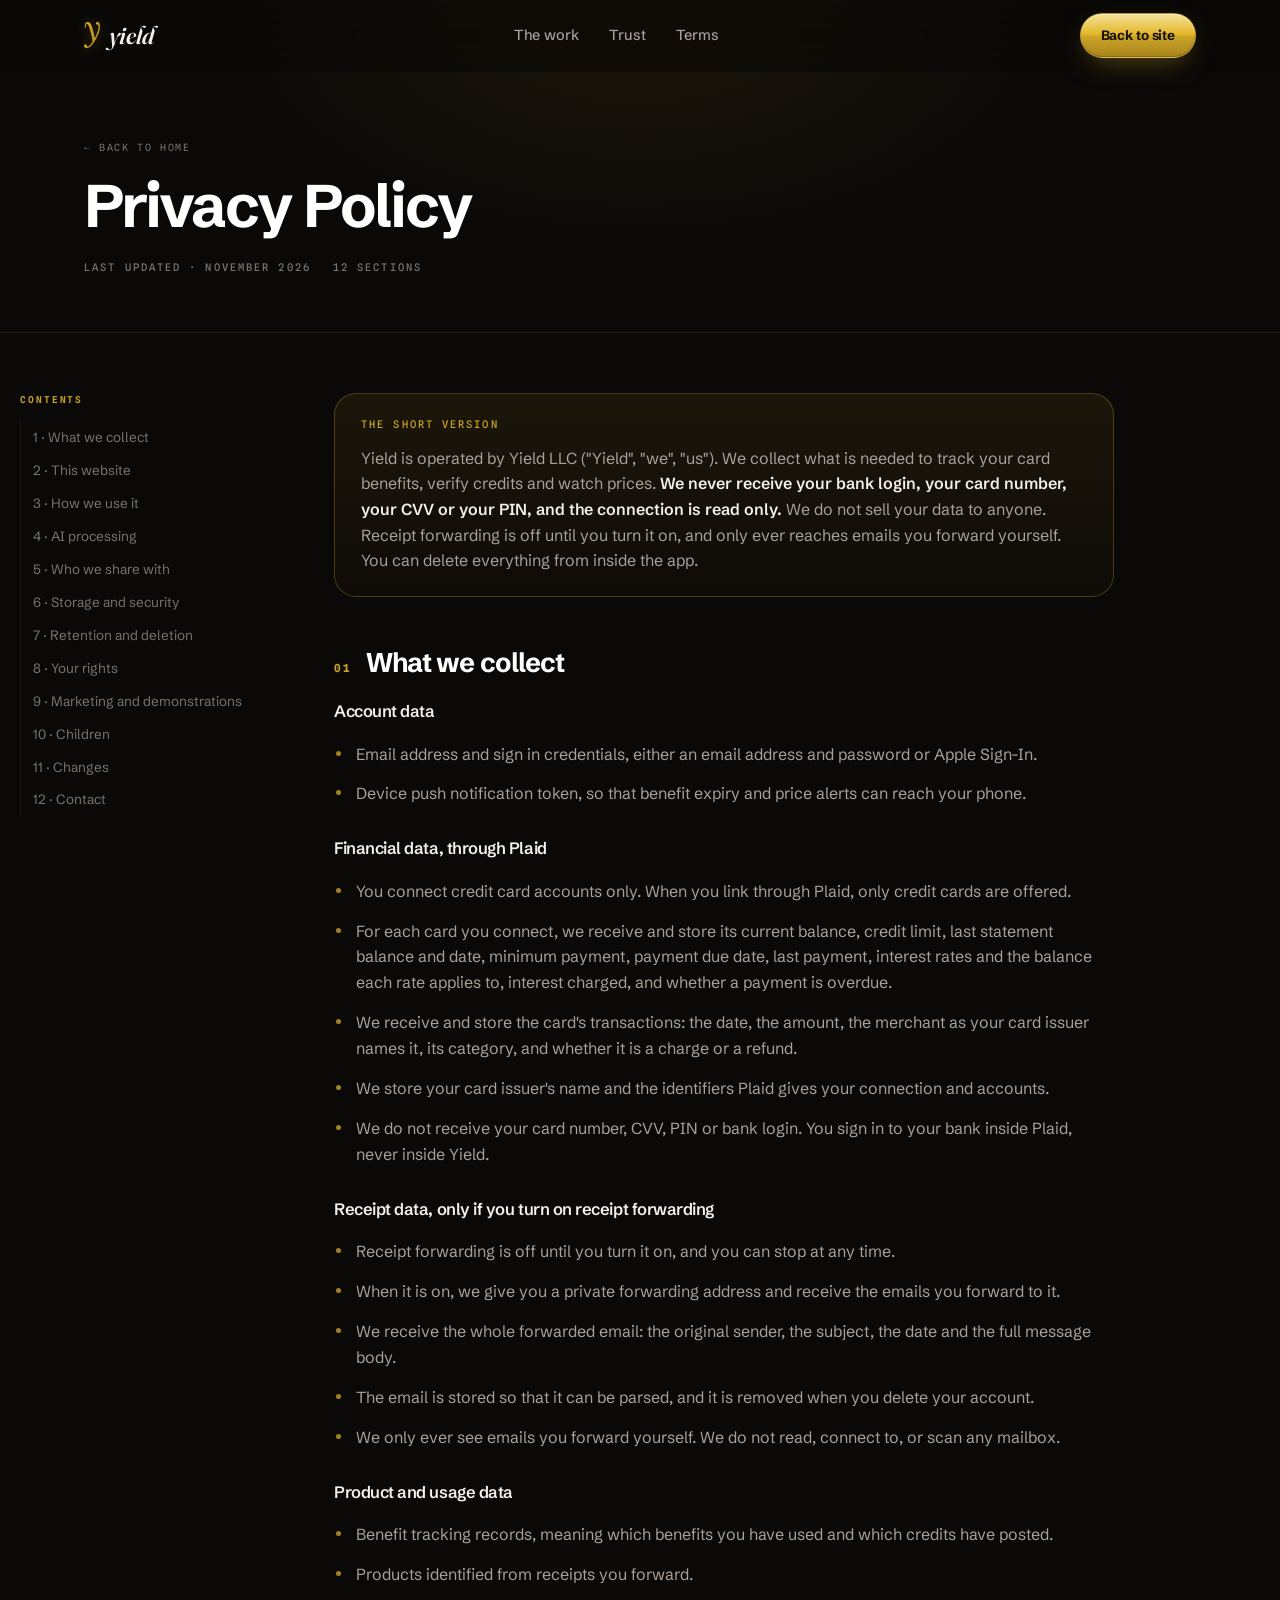
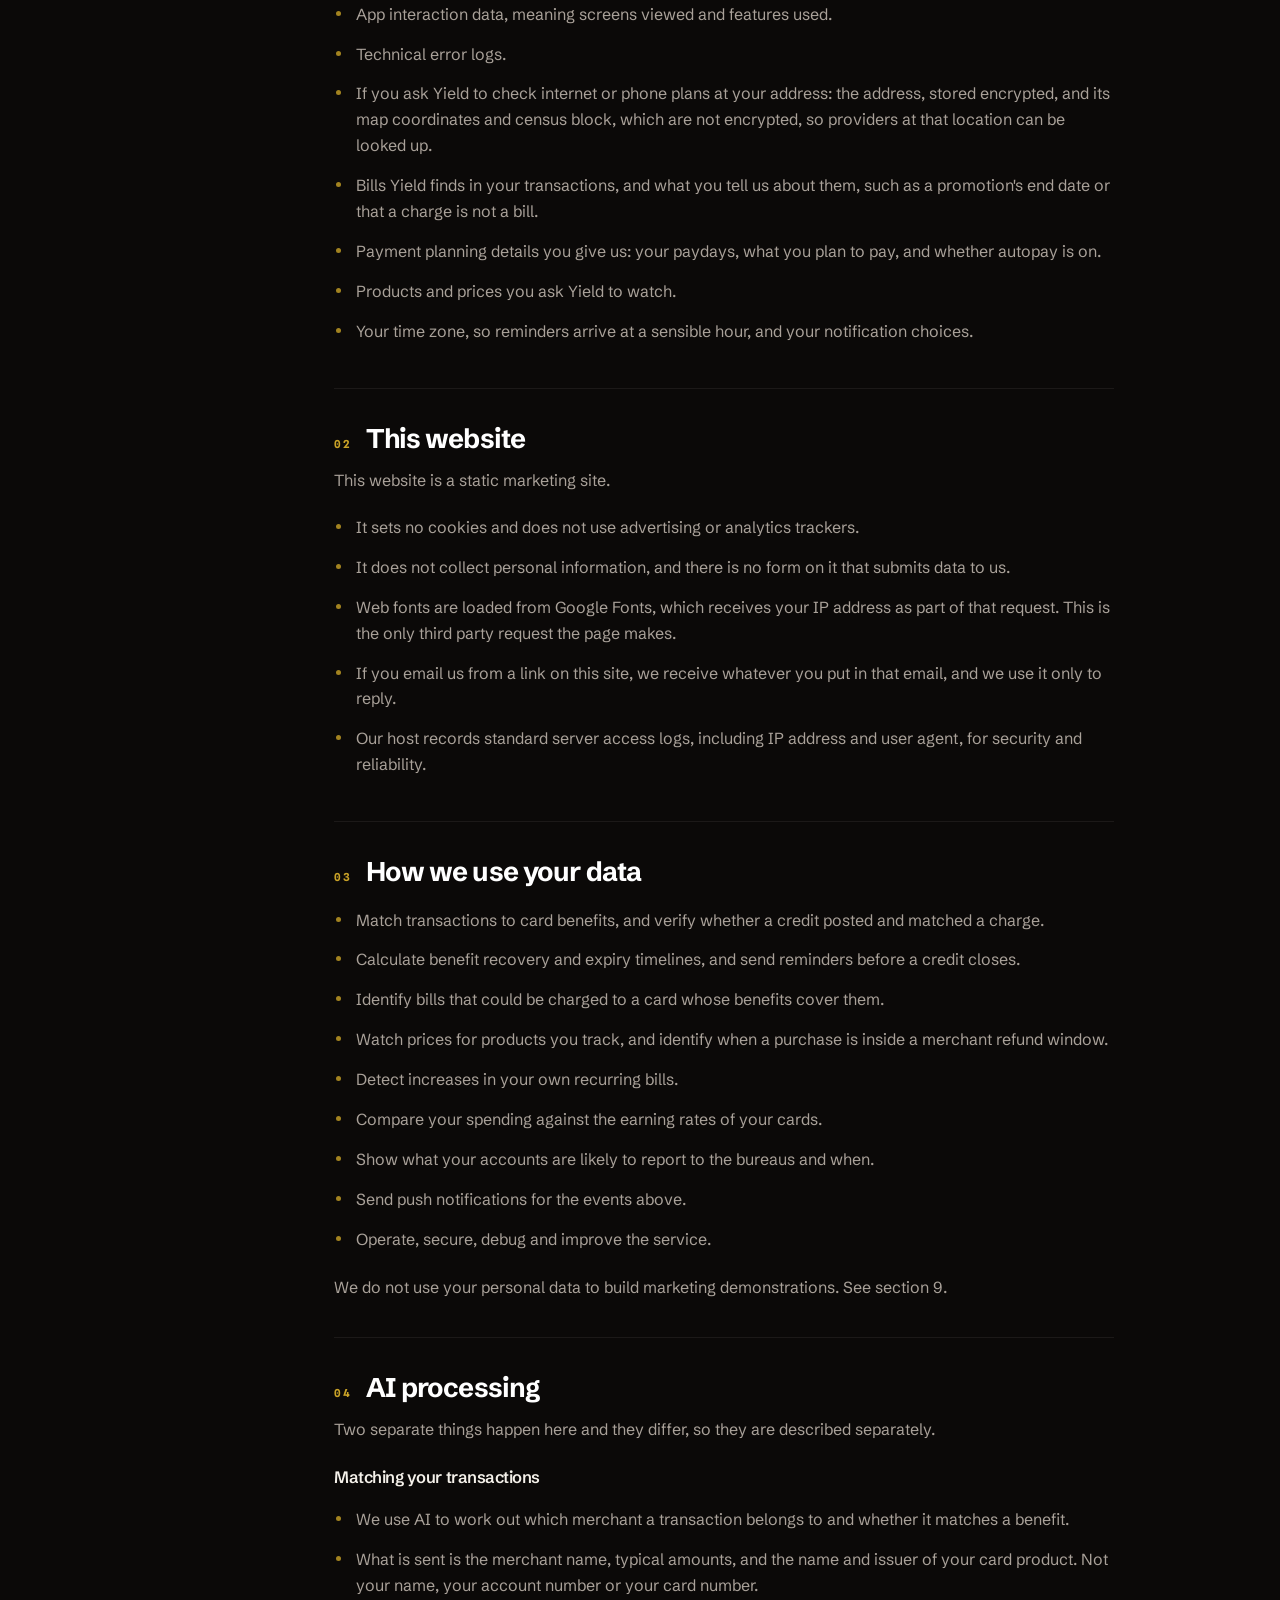
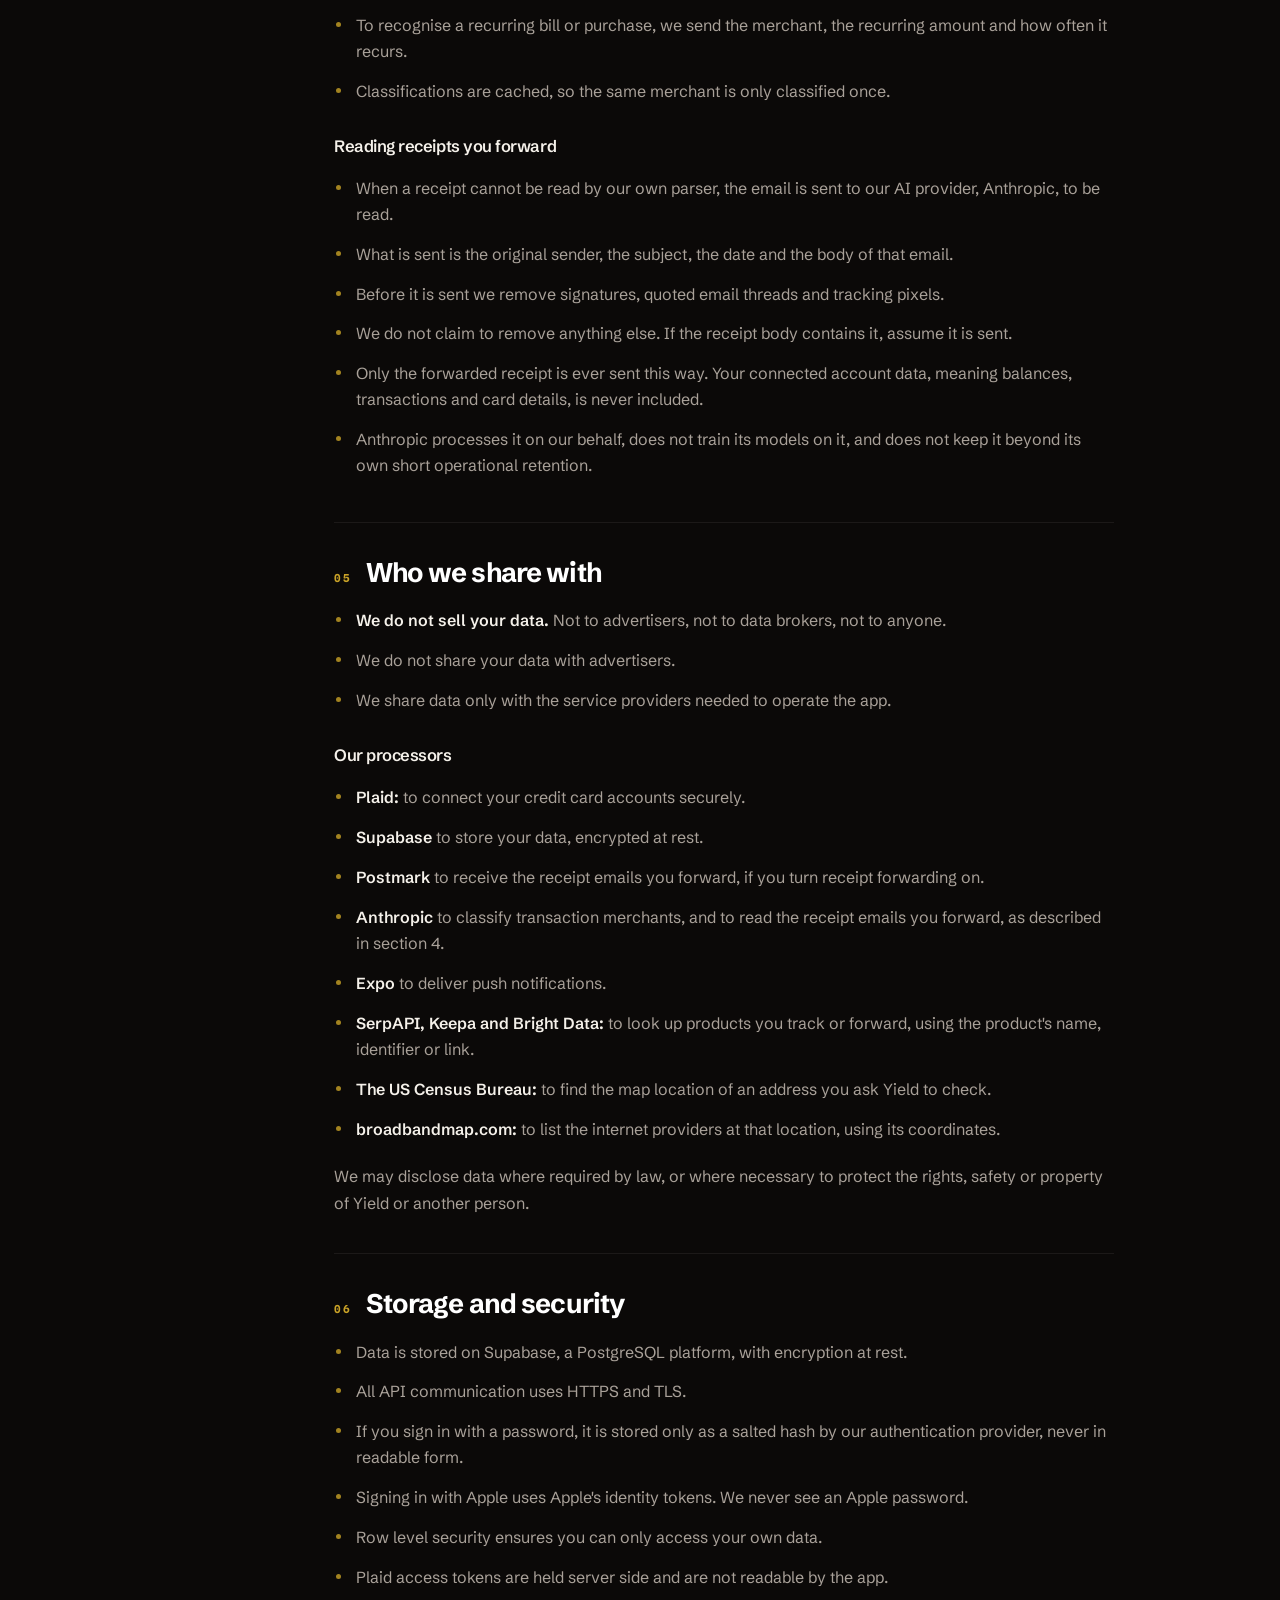
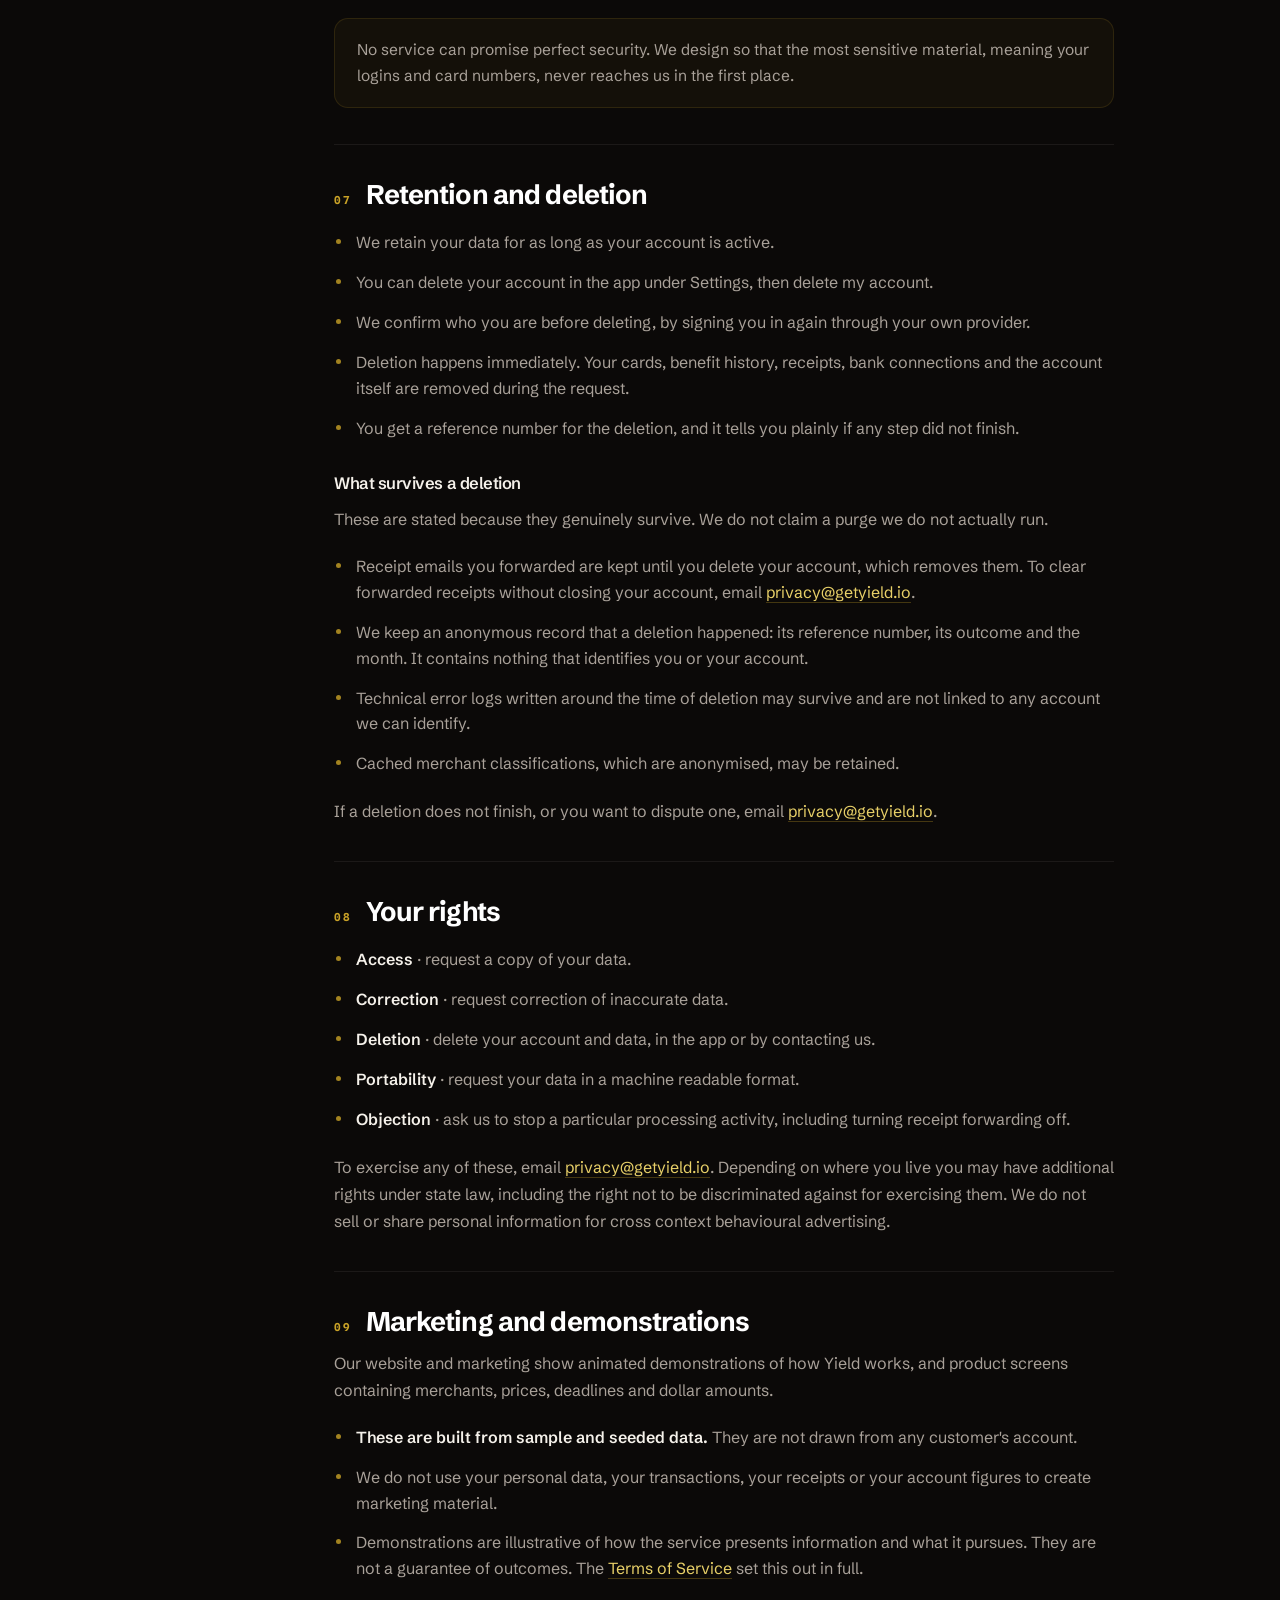
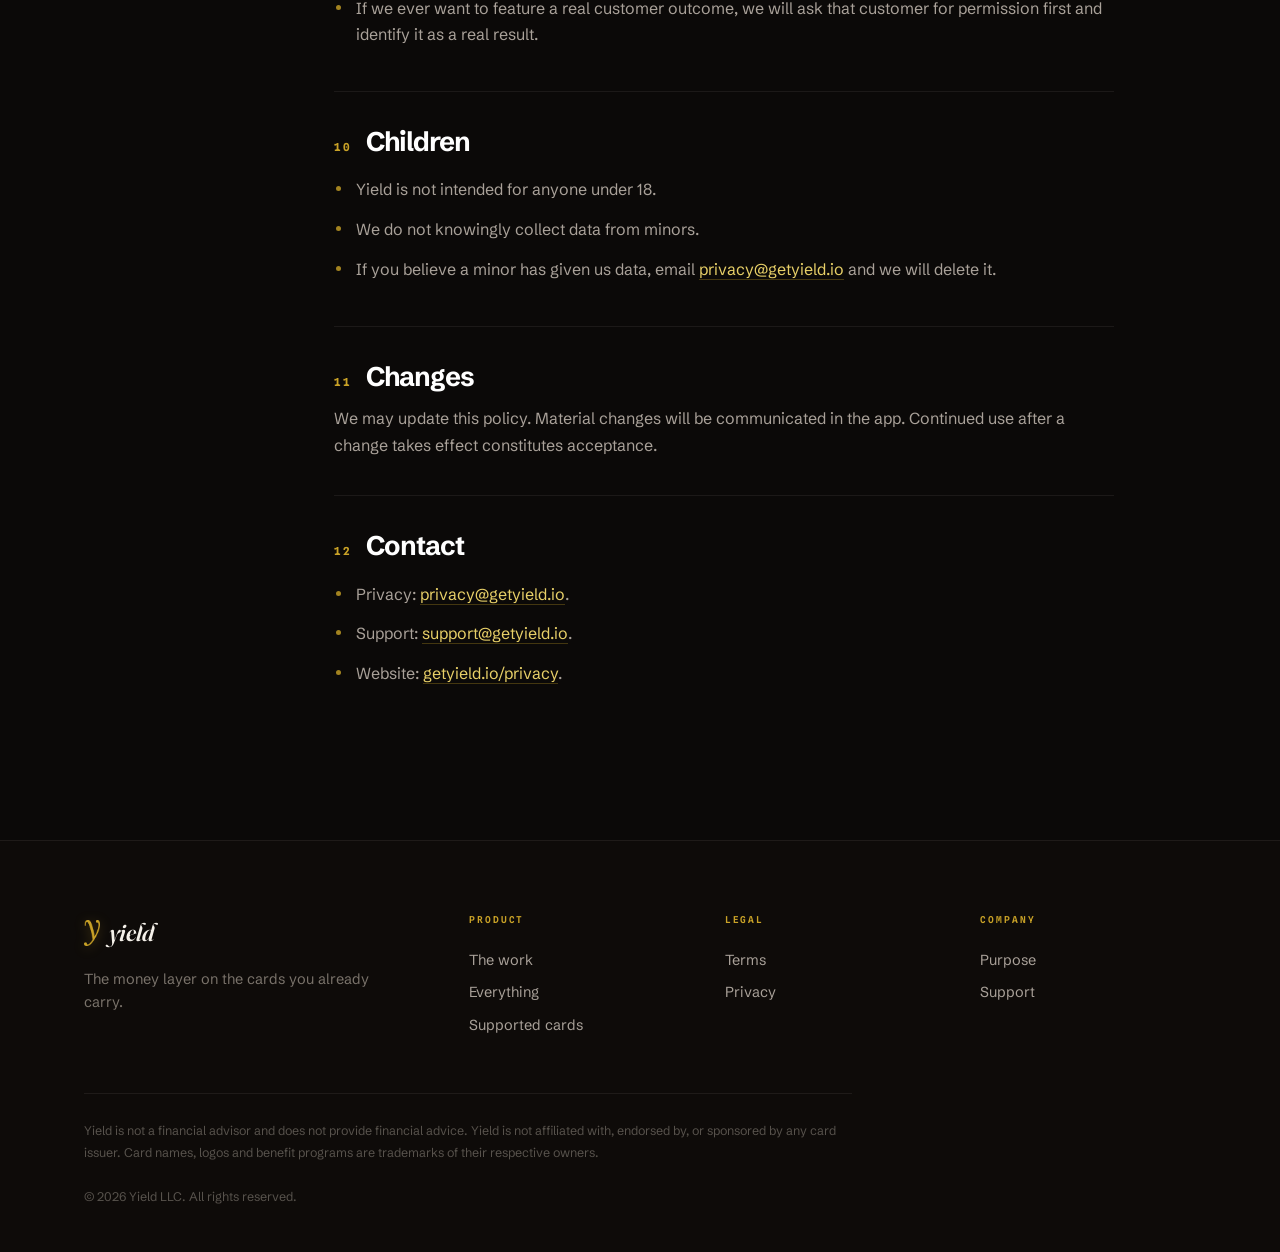
<file: privacy.html>
<!doctype html>
<html lang="en">
<head>
<meta charset="utf-8">
<meta name="viewport" content="width=device-width,initial-scale=1">
<title>Privacy Policy · Yield</title>
<meta name="description" content="What Yield collects, how it is used, and how to delete it.">
<meta name="theme-color" content="#0B0908">
<link rel="icon" href="/favicon.png">
<link rel="preconnect" href="https://fonts.googleapis.com">
<link rel="preconnect" href="https://fonts.gstatic.com" crossorigin>
<link href="https://fonts.googleapis.com/css2?family=Fraunces:ital,opsz,wght@0,9..144,300..900;1,9..144,300..900&family=Schibsted+Grotesk:wght@400..800&family=Spline+Sans+Mono:wght@400;500;600&display=swap" rel="stylesheet">
<script>document.documentElement.className="js"</script>
<link rel="stylesheet" href="/assets/yield.css">
<link rel="stylesheet" href="/assets/legal.css">
</head>
<body>

<nav>
  <div class="nav-in">
    <a href="/" class="mark" aria-label="Yield home"><img src="/assets/yield-mark.png" alt=""><span class="wm">yield</span></a>
    <div class="nav-links"><a href="/#work">The work</a><a href="/#trust">Trust</a><a href="/terms.html">Terms</a></div>
    <a class="btn sm" href="/">Back to site</a>
  </div>
</nav>

<div class="legal-head">
  <div class="halo"></div>
  <div class="wrap">
    <a href="/" class="back">← Back to home</a>
    <h1>Privacy Policy</h1>
    <div class="meta">
      <span class="lab">Last updated · November 2026</span>
      <span class="lab">12 sections</span>
    </div>
  </div>
</div>

<div class="wrap legal-body">
  <aside class="toc">
    <h5>Contents</h5>
    <a href="#s1">1 · What we collect</a>
    <a href="#s2">2 · This website</a>
    <a href="#s3">3 · How we use it</a>
    <a href="#s4">4 · AI processing</a>
    <a href="#s5">5 · Who we share with</a>
    <a href="#s6">6 · Storage and security</a>
    <a href="#s7">7 · Retention and deletion</a>
    <a href="#s8">8 · Your rights</a>
    <a href="#s9">9 · Marketing and demonstrations</a>
    <a href="#s10">10 · Children</a>
    <a href="#s11">11 · Changes</a>
    <a href="#s12">12 · Contact</a>
  </aside>

  <main class="doc">
    <div class="summary">
      <span class="lab gold">The short version</span>
      <p>Yield is operated by Yield LLC ("Yield", "we", "us"). We collect what is needed to track your card benefits, verify credits and watch prices. <b>We never receive your bank login, your card number, your CVV or your PIN, and the connection is read only.</b> We do not sell your data to anyone. Receipt forwarding is off until you turn it on, and only ever reaches emails you forward yourself. You can delete everything from inside the app.</p>
    </div>

    <section id="s1">
      <h2><span class="n">01</span>What we collect</h2>

      <h3>Account data</h3>
      <ul>
        <li>Email address and sign in credentials, either an email address and password or Apple Sign-In.</li>
        <li>Device push notification token, so that benefit expiry and price alerts can reach your phone.</li>
      </ul>

      <h3>Financial data, through Plaid</h3>
      <ul>
        <li>You connect credit card accounts only. When you link through Plaid, only credit cards are offered.</li>
        <li>For each card you connect, we receive and store its current balance, credit limit, last statement balance and date, minimum payment, payment due date, last payment, interest rates and the balance each rate applies to, interest charged, and whether a payment is overdue.</li>
        <li>We receive and store the card's transactions: the date, the amount, the merchant as your card issuer names it, its category, and whether it is a charge or a refund.</li>
        <li>We store your card issuer's name and the identifiers Plaid gives your connection and accounts.</li>
        <li>We do not receive your card number, CVV, PIN or bank login. You sign in to your bank inside Plaid, never inside Yield.</li>
      </ul>

      <h3>Receipt data, only if you turn on receipt forwarding</h3>
      <ul>
        <li>Receipt forwarding is off until you turn it on, and you can stop at any time.</li>
        <li>When it is on, we give you a private forwarding address and receive the emails you forward to it.</li>
        <li>We receive the whole forwarded email: the original sender, the subject, the date and the full message body.</li>
        <li>The email is stored so that it can be parsed, and it is removed when you delete your account.</li>
        <li>We only ever see emails you forward yourself. We do not read, connect to, or scan any mailbox.</li>
      </ul>

      <h3>Product and usage data</h3>
      <ul>
        <li>Benefit tracking records, meaning which benefits you have used and which credits have posted.</li>
        <li>Products identified from receipts you forward.</li>
        <li>App interaction data, meaning screens viewed and features used.</li>
        <li>Technical error logs.</li>
        <li>If you ask Yield to check internet or phone plans at your address: the address, stored encrypted, and its map coordinates and census block, which are not encrypted, so providers at that location can be looked up.</li>
        <li>Bills Yield finds in your transactions, and what you tell us about them, such as a promotion's end date or that a charge is not a bill.</li>
        <li>Payment planning details you give us: your paydays, what you plan to pay, and whether autopay is on.</li>
        <li>Products and prices you ask Yield to watch.</li>
        <li>Your time zone, so reminders arrive at a sensible hour, and your notification choices.</li>
      </ul>
    </section>

    <section id="s2">
      <h2><span class="n">02</span>This website</h2>
      <p>This website is a static marketing site.</p>
      <ul>
        <li>It sets no cookies and does not use advertising or analytics trackers.</li>
        <li>It does not collect personal information, and there is no form on it that submits data to us.</li>
        <li>Web fonts are loaded from Google Fonts, which receives your IP address as part of that request. This is the only third party request the page makes.</li>
        <li>If you email us from a link on this site, we receive whatever you put in that email, and we use it only to reply.</li>
        <li>Our host records standard server access logs, including IP address and user agent, for security and reliability.</li>
      </ul>
    </section>

    <section id="s3">
      <h2><span class="n">03</span>How we use your data</h2>
      <ul>
        <li>Match transactions to card benefits, and verify whether a credit posted and matched a charge.</li>
        <li>Calculate benefit recovery and expiry timelines, and send reminders before a credit closes.</li>
        <li>Identify bills that could be charged to a card whose benefits cover them.</li>
        <li>Watch prices for products you track, and identify when a purchase is inside a merchant refund window.</li>
        <li>Detect increases in your own recurring bills.</li>
        <li>Compare your spending against the earning rates of your cards.</li>
        <li>Show what your accounts are likely to report to the bureaus and when.</li>
        <li>Send push notifications for the events above.</li>
        <li>Operate, secure, debug and improve the service.</li>
      </ul>
      <p>We do not use your personal data to build marketing demonstrations. See section 9.</p>
    </section>

    <section id="s4">
      <h2><span class="n">04</span>AI processing</h2>
      <p>Two separate things happen here and they differ, so they are described separately.</p>

      <h3>Matching your transactions</h3>
      <ul>
        <li>We use AI to work out which merchant a transaction belongs to and whether it matches a benefit.</li>
        <li>What is sent is the merchant name, typical amounts, and the name and issuer of your card product. Not your name, your account number or your card number.</li>
        <li>To recognise a recurring bill or purchase, we send the merchant, the recurring amount and how often it recurs.</li>
        <li>Classifications are cached, so the same merchant is only classified once.</li>
      </ul>

      <h3>Reading receipts you forward</h3>
      <ul>
        <li>When a receipt cannot be read by our own parser, the email is sent to our AI provider, Anthropic, to be read.</li>
        <li>What is sent is the original sender, the subject, the date and the body of that email.</li>
        <li>Before it is sent we remove signatures, quoted email threads and tracking pixels.</li>
        <li>We do not claim to remove anything else. If the receipt body contains it, assume it is sent.</li>
        <li>Only the forwarded receipt is ever sent this way. Your connected account data, meaning balances, transactions and card details, is never included.</li>
        <li>Anthropic processes it on our behalf, does not train its models on it, and does not keep it beyond its own short operational retention.</li>
      </ul>
    </section>

    <section id="s5">
      <h2><span class="n">05</span>Who we share with</h2>
      <ul>
        <li><b>We do not sell your data.</b> Not to advertisers, not to data brokers, not to anyone.</li>
        <li>We do not share your data with advertisers.</li>
        <li>We share data only with the service providers needed to operate the app.</li>
      </ul>
      <h3>Our processors</h3>
      <ul>
        <li><b>Plaid:</b> to connect your credit card accounts securely.</li>
        <li><b>Supabase</b> to store your data, encrypted at rest.</li>
        <li><b>Postmark</b> to receive the receipt emails you forward, if you turn receipt forwarding on.</li>
        <li><b>Anthropic</b> to classify transaction merchants, and to read the receipt emails you forward, as described in section 4.</li>
        <li><b>Expo</b> to deliver push notifications.</li>
        <li><b>SerpAPI, Keepa and Bright Data:</b> to look up products you track or forward, using the product's name, identifier or link.</li>
        <li><b>The US Census Bureau:</b> to find the map location of an address you ask Yield to check.</li>
        <li><b>broadbandmap.com:</b> to list the internet providers at that location, using its coordinates.</li>
      </ul>
      <p>We may disclose data where required by law, or where necessary to protect the rights, safety or property of Yield or another person.</p>
    </section>

    <section id="s6">
      <h2><span class="n">06</span>Storage and security</h2>
      <ul>
        <li>Data is stored on Supabase, a PostgreSQL platform, with encryption at rest.</li>
        <li>All API communication uses HTTPS and TLS.</li>
        <li>If you sign in with a password, it is stored only as a salted hash by our authentication provider, never in readable form.</li>
        <li>Signing in with Apple uses Apple's identity tokens. We never see an Apple password.</li>
        <li>Row level security ensures you can only access your own data.</li>
        <li>Plaid access tokens are held server side and are not readable by the app.</li>
      </ul>
      <div class="callout">
        <p>No service can promise perfect security. We design so that the most sensitive material, meaning your logins and card numbers, never reaches us in the first place.</p>
      </div>
    </section>

    <section id="s7">
      <h2><span class="n">07</span>Retention and deletion</h2>
      <ul>
        <li>We retain your data for as long as your account is active.</li>
        <li>You can delete your account in the app under Settings, then delete my account.</li>
        <li>We confirm who you are before deleting, by signing you in again through your own provider.</li>
        <li>Deletion happens immediately. Your cards, benefit history, receipts, bank connections and the account itself are removed during the request.</li>
        <li>You get a reference number for the deletion, and it tells you plainly if any step did not finish.</li>
      </ul>
      <h3>What survives a deletion</h3>
      <p>These are stated because they genuinely survive. We do not claim a purge we do not actually run.</p>
      <ul>
        <li>Receipt emails you forwarded are kept until you delete your account, which removes them. To clear forwarded receipts without closing your account, email <a class="inline" href="mailto:privacy@getyield.io">privacy@getyield.io</a>.</li>
        <li>We keep an anonymous record that a deletion happened: its reference number, its outcome and the month. It contains nothing that identifies you or your account.</li>
        <li>Technical error logs written around the time of deletion may survive and are not linked to any account we can identify.</li>
        <li>Cached merchant classifications, which are anonymised, may be retained.</li>
      </ul>
      <p>If a deletion does not finish, or you want to dispute one, email <a class="inline" href="mailto:privacy@getyield.io">privacy@getyield.io</a>.</p>
    </section>

    <section id="s8">
      <h2><span class="n">08</span>Your rights</h2>
      <ul>
        <li><b>Access</b> · request a copy of your data.</li>
        <li><b>Correction</b> · request correction of inaccurate data.</li>
        <li><b>Deletion</b> · delete your account and data, in the app or by contacting us.</li>
        <li><b>Portability</b> · request your data in a machine readable format.</li>
        <li><b>Objection</b> · ask us to stop a particular processing activity, including turning receipt forwarding off.</li>
      </ul>
      <p>To exercise any of these, email <a class="inline" href="mailto:privacy@getyield.io">privacy@getyield.io</a>. Depending on where you live you may have additional rights under state law, including the right not to be discriminated against for exercising them. We do not sell or share personal information for cross context behavioural advertising.</p>
    </section>

    <section id="s9">
      <h2><span class="n">09</span>Marketing and demonstrations</h2>
      <p>Our website and marketing show animated demonstrations of how Yield works, and product screens containing merchants, prices, deadlines and dollar amounts.</p>
      <ul>
        <li><b>These are built from sample and seeded data.</b> They are not drawn from any customer's account.</li>
        <li>We do not use your personal data, your transactions, your receipts or your account figures to create marketing material.</li>
        <li>Demonstrations are illustrative of how the service presents information and what it pursues. They are not a guarantee of outcomes. The <a class="inline" href="/terms.html#s9">Terms of Service</a> set this out in full.</li>
        <li>If we ever want to feature a real customer outcome, we will ask that customer for permission first and identify it as a real result.</li>
      </ul>
    </section>

    <section id="s10">
      <h2><span class="n">10</span>Children</h2>
      <ul>
        <li>Yield is not intended for anyone under 18.</li>
        <li>We do not knowingly collect data from minors.</li>
        <li>If you believe a minor has given us data, email <a class="inline" href="mailto:privacy@getyield.io">privacy@getyield.io</a> and we will delete it.</li>
      </ul>
    </section>

    <section id="s11">
      <h2><span class="n">11</span>Changes</h2>
      <p>We may update this policy. Material changes will be communicated in the app. Continued use after a change takes effect constitutes acceptance.</p>
    </section>

    <section id="s12">
      <h2><span class="n">12</span>Contact</h2>
      <ul>
        <li>Privacy: <a class="inline" href="mailto:privacy@getyield.io">privacy@getyield.io</a>.</li>
        <li>Support: <a class="inline" href="mailto:support@getyield.io">support@getyield.io</a>.</li>
        <li>Website: <a class="inline" href="https://getyield.io/privacy">getyield.io/privacy</a>.</li>
      </ul>
    </section>
  </main>
</div>

<footer>
  <div class="wrap">
    <div class="f-grid">
      <div>
        <a href="/" class="mark"><img src="/assets/yield-mark.png" alt=""><span class="wm">yield</span></a>
        <p class="sub mt16" style="font-size:14.5px;max-width:32ch;color:var(--muted)">The money layer on the cards you already carry.</p>
      </div>
      <div class="f-col"><h5>Product</h5><a href="/#work">The work</a><a href="/#all">Everything</a><a href="/#cards">Supported cards</a></div>
      <div class="f-col"><h5>Legal</h5><a href="/terms.html">Terms</a><a href="/privacy.html">Privacy</a></div>
      <div class="f-col"><h5>Company</h5><a href="/#purpose">Purpose</a><a href="mailto:support@getyield.io">Support</a></div>
    </div>
    <div class="f-legal">
      Yield is not a financial advisor and does not provide financial advice. Yield is not affiliated with, endorsed by, or sponsored by any card issuer. Card names, logos and benefit programs are trademarks of their respective owners.
      <br><br>© 2026 Yield LLC. All rights reserved.
    </div>
  </div>
</footer>

</body>
</html>
</file>
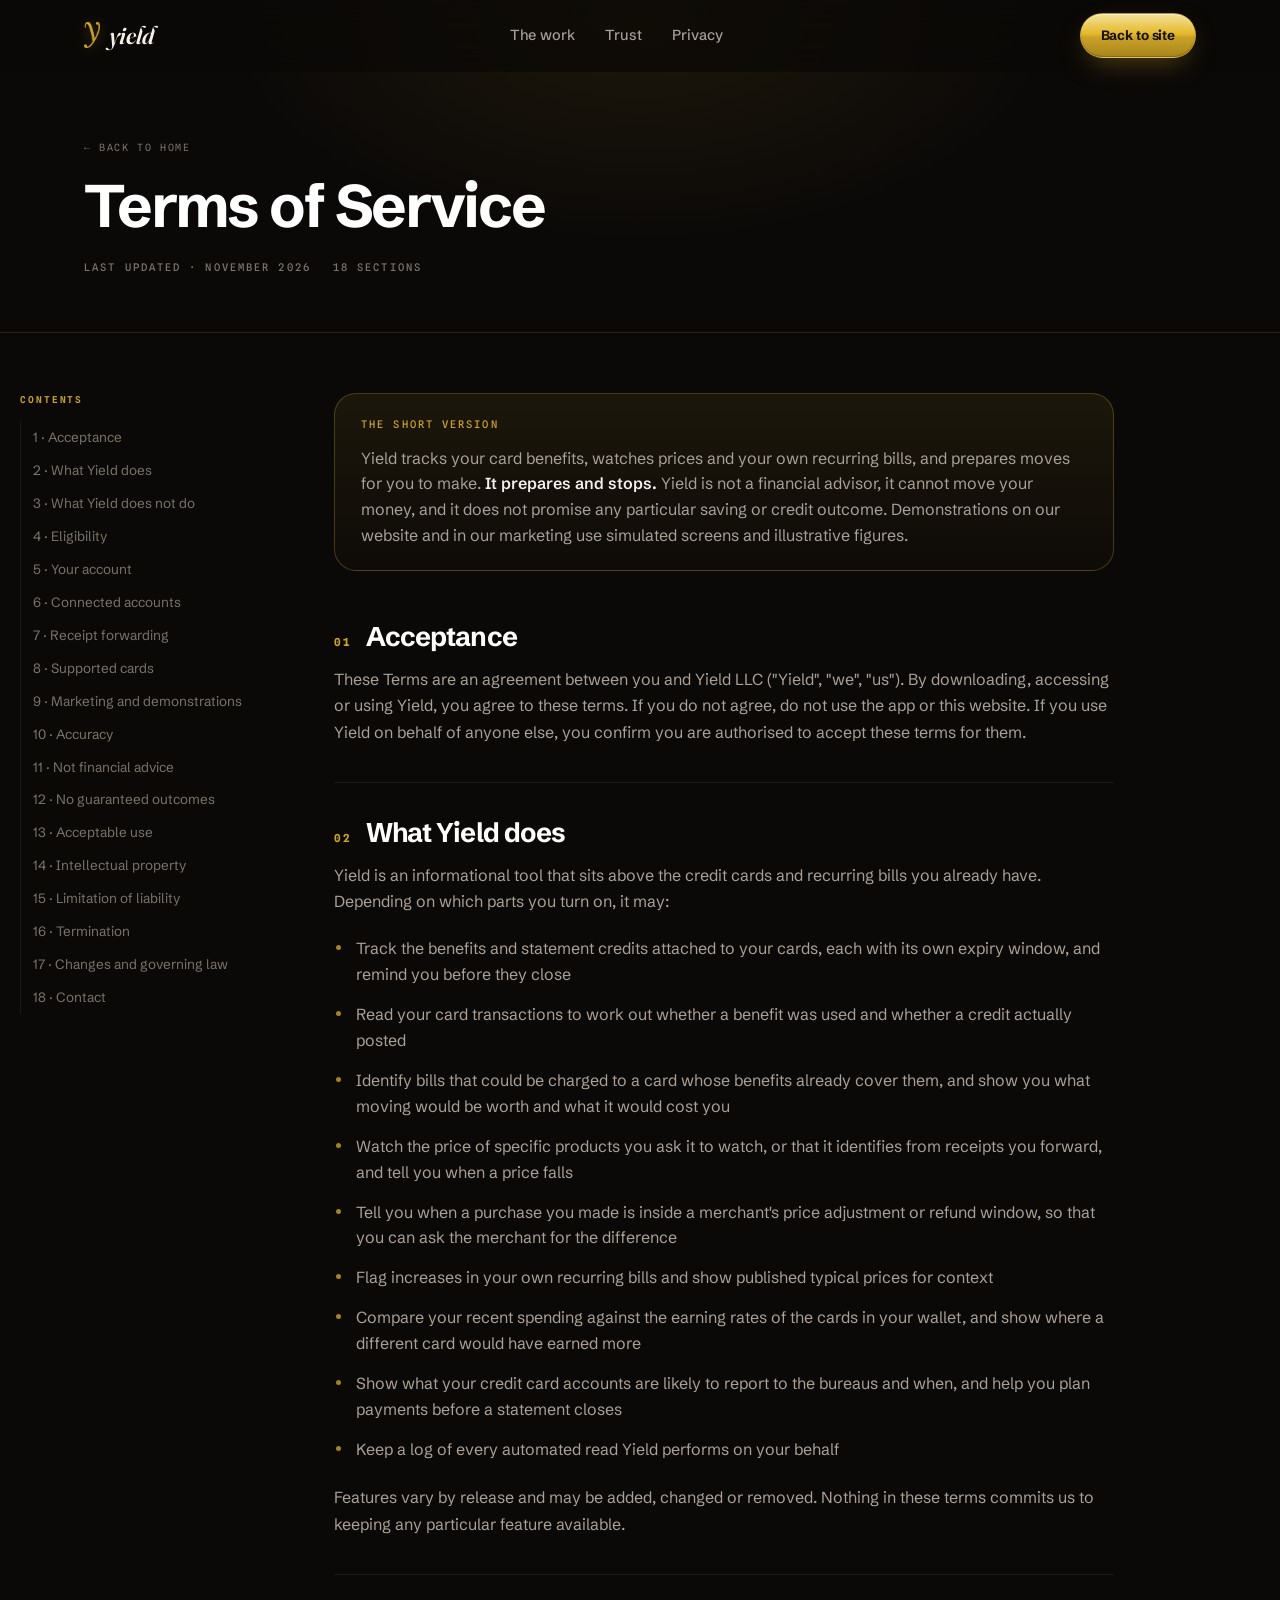
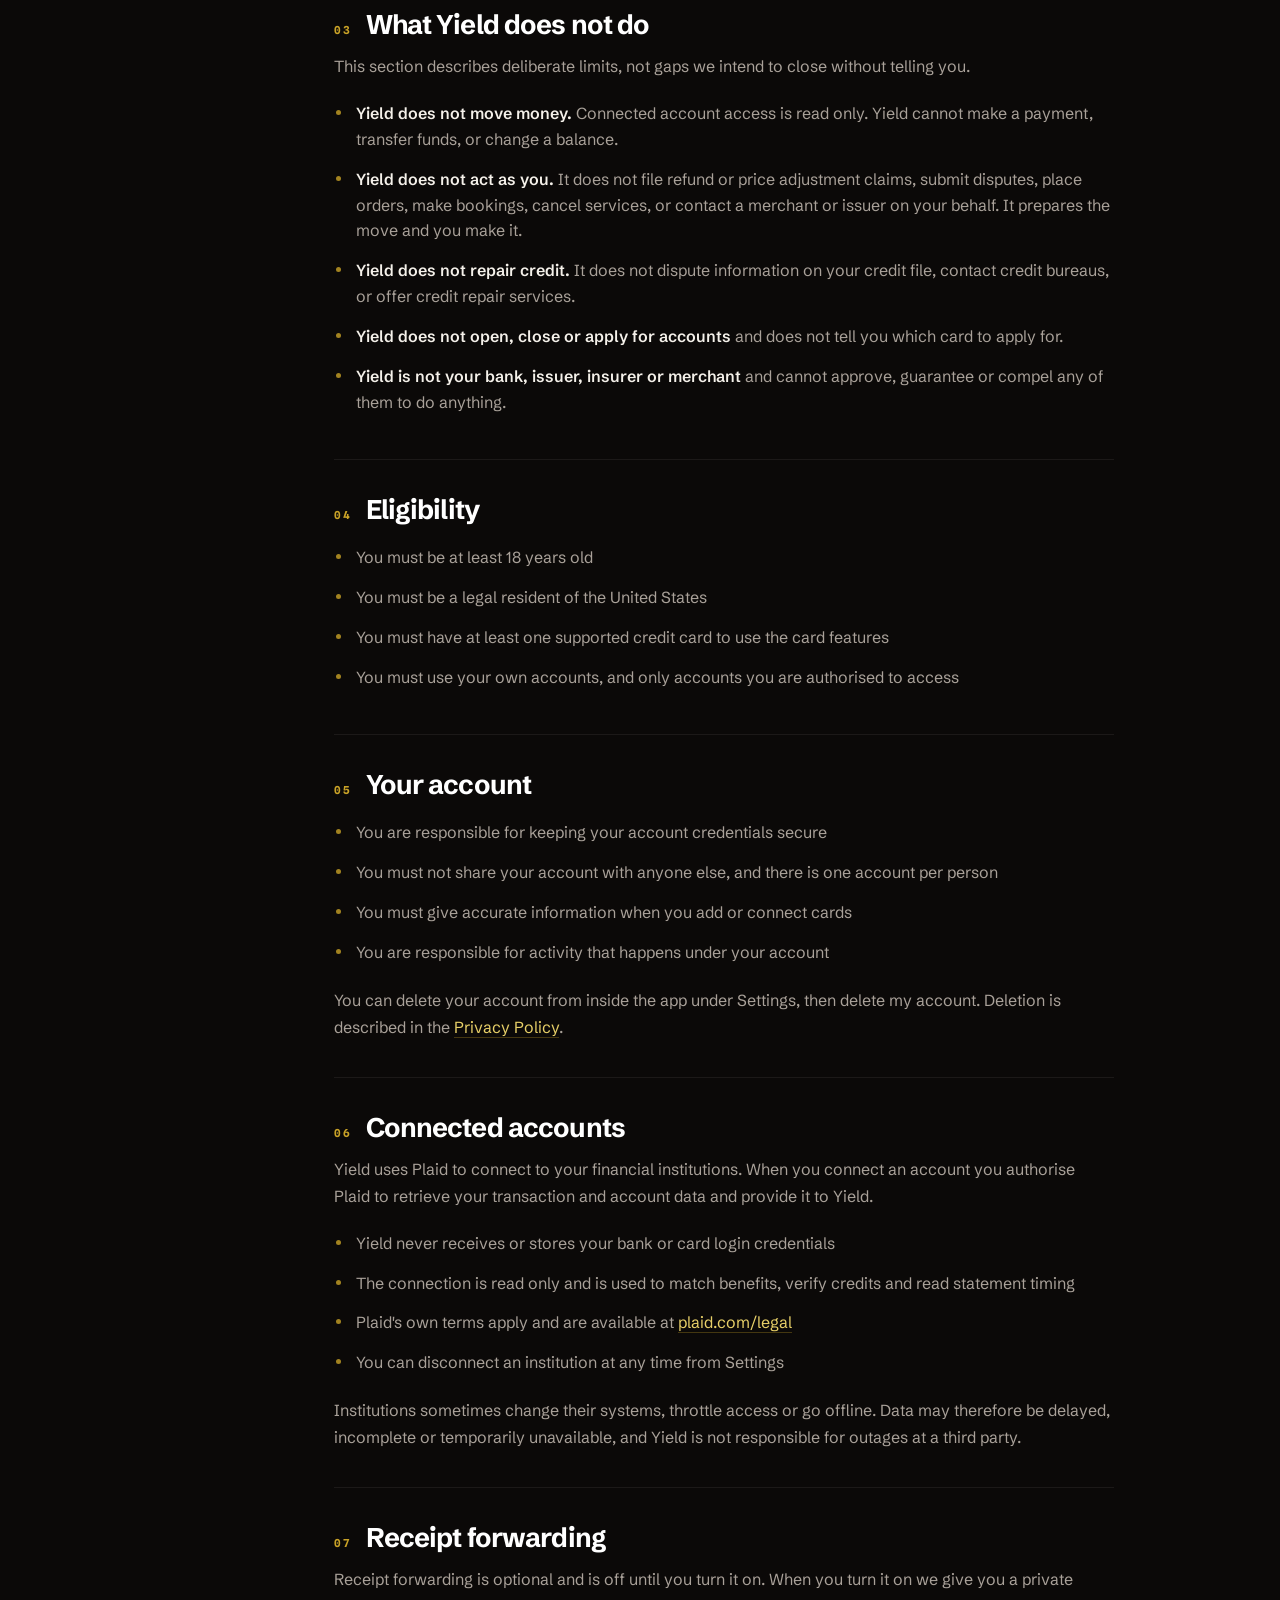
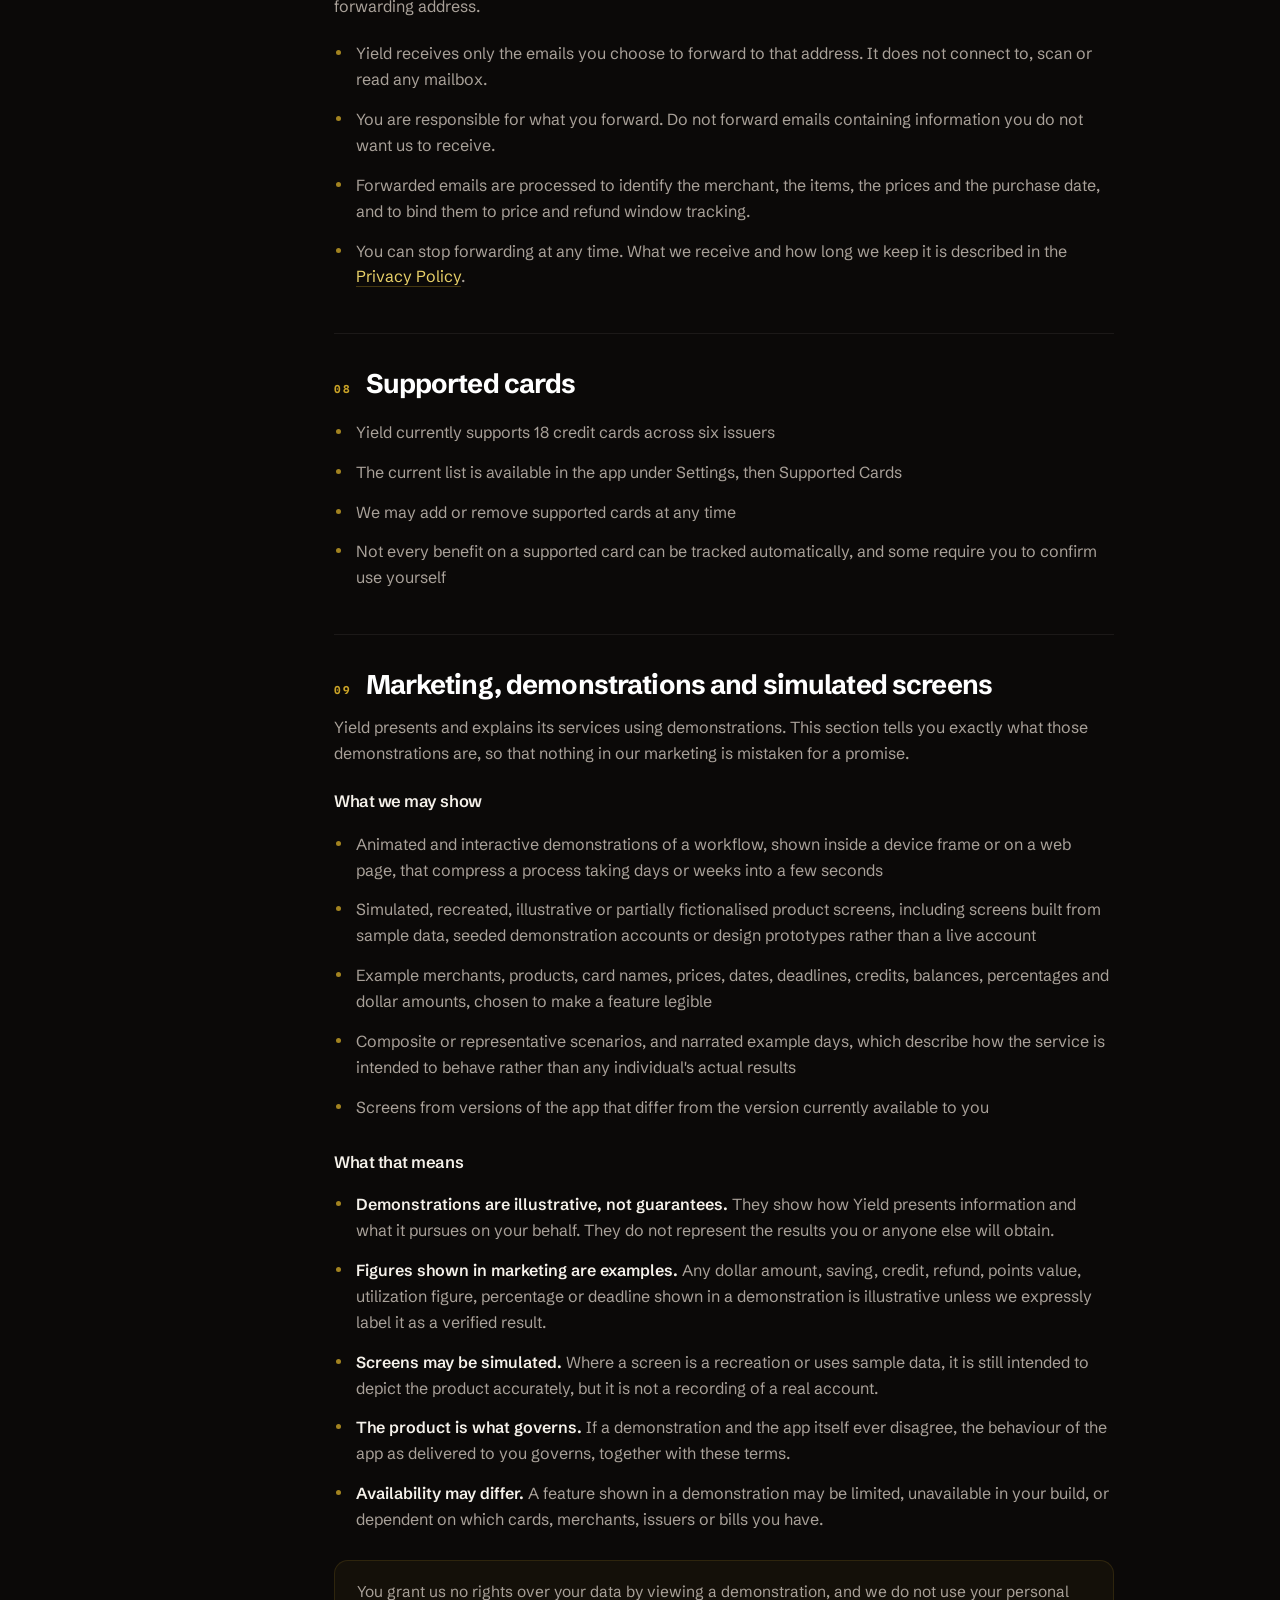
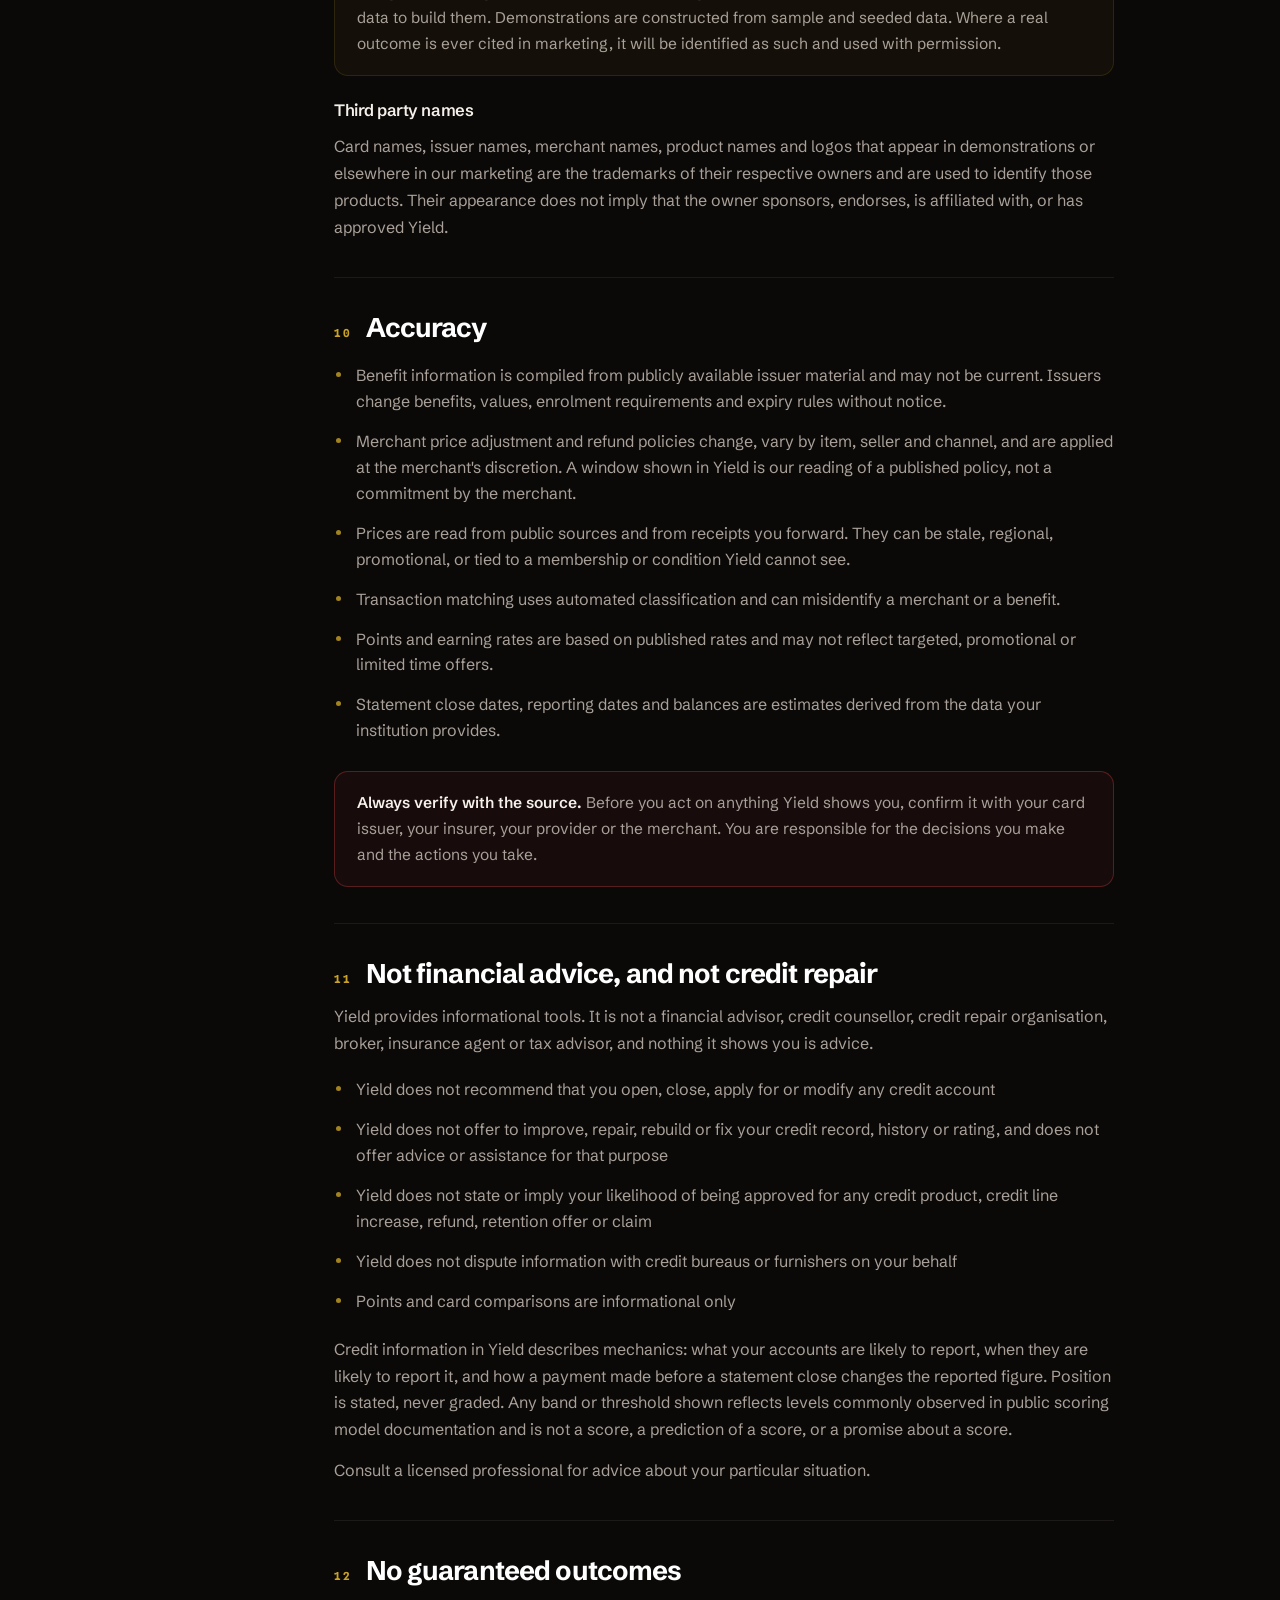
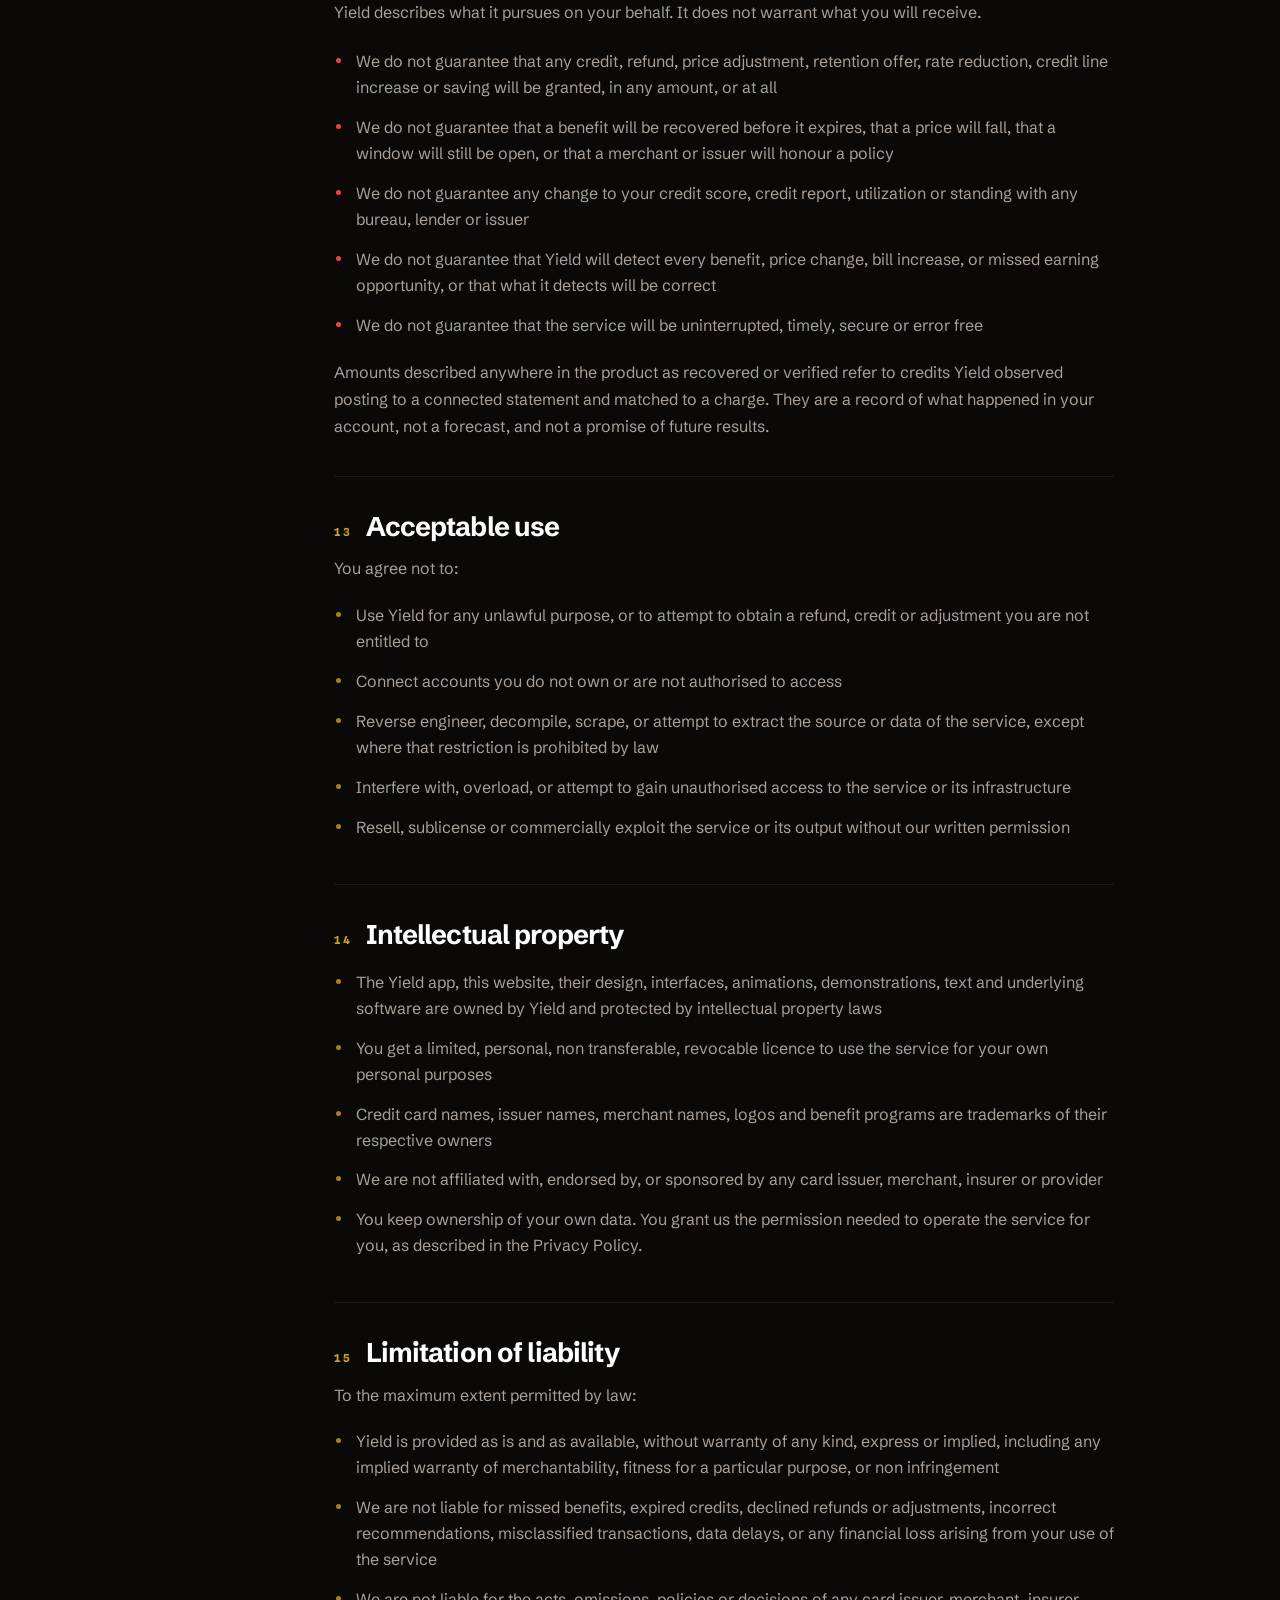
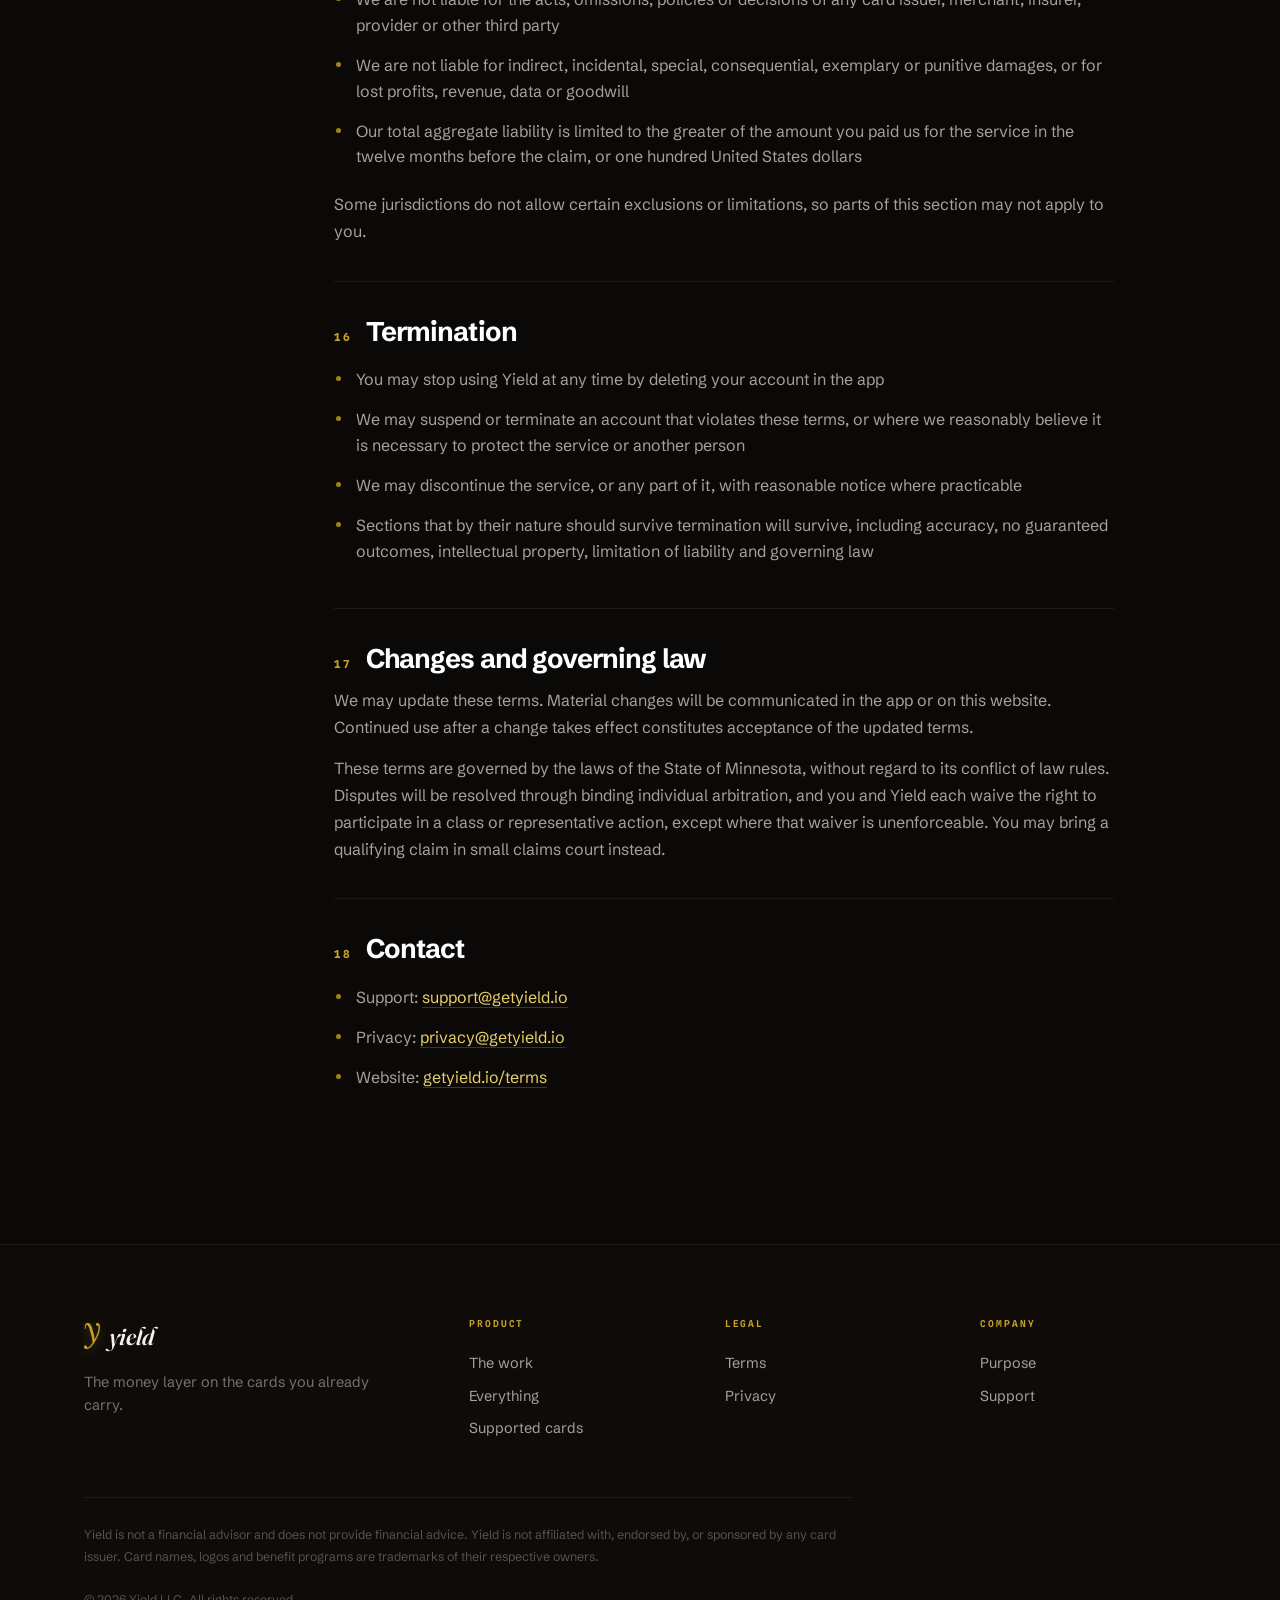
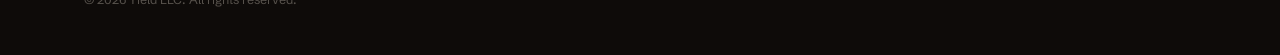
<file: terms.html>
<!doctype html>
<html lang="en">
<head>
<meta charset="utf-8">
<meta name="viewport" content="width=device-width,initial-scale=1">
<title>Terms of Service · Yield</title>
<meta name="description" content="The terms that govern your use of Yield.">
<meta name="theme-color" content="#0B0908">
<link rel="icon" href="/favicon.png">
<link rel="preconnect" href="https://fonts.googleapis.com">
<link rel="preconnect" href="https://fonts.gstatic.com" crossorigin>
<link href="https://fonts.googleapis.com/css2?family=Fraunces:ital,opsz,wght@0,9..144,300..900;1,9..144,300..900&family=Schibsted+Grotesk:wght@400..800&family=Spline+Sans+Mono:wght@400;500;600&display=swap" rel="stylesheet">
<script>document.documentElement.className="js"</script>
<link rel="stylesheet" href="/assets/yield.css">
<link rel="stylesheet" href="/assets/legal.css">
</head>
<body>

<nav>
  <div class="nav-in">
    <a href="/" class="mark" aria-label="Yield home"><img src="/assets/yield-mark.png" alt=""><span class="wm">yield</span></a>
    <div class="nav-links"><a href="/#work">The work</a><a href="/#trust">Trust</a><a href="/privacy.html">Privacy</a></div>
    <a class="btn sm" href="/">Back to site</a>
  </div>
</nav>

<div class="legal-head">
  <div class="halo"></div>
  <div class="wrap">
    <a href="/" class="back">← Back to home</a>
    <h1>Terms of Service</h1>
    <div class="meta">
      <span class="lab">Last updated · November 2026</span>
      <span class="lab">18 sections</span>
    </div>
  </div>
</div>

<div class="wrap legal-body">
  <aside class="toc">
    <h5>Contents</h5>
    <a href="#s1">1 · Acceptance</a>
    <a href="#s2">2 · What Yield does</a>
    <a href="#s3">3 · What Yield does not do</a>
    <a href="#s4">4 · Eligibility</a>
    <a href="#s5">5 · Your account</a>
    <a href="#s6">6 · Connected accounts</a>
    <a href="#s7">7 · Receipt forwarding</a>
    <a href="#s8">8 · Supported cards</a>
    <a href="#s9">9 · Marketing and demonstrations</a>
    <a href="#s10">10 · Accuracy</a>
    <a href="#s11">11 · Not financial advice</a>
    <a href="#s12">12 · No guaranteed outcomes</a>
    <a href="#s13">13 · Acceptable use</a>
    <a href="#s14">14 · Intellectual property</a>
    <a href="#s15">15 · Limitation of liability</a>
    <a href="#s16">16 · Termination</a>
    <a href="#s17">17 · Changes and governing law</a>
    <a href="#s18">18 · Contact</a>
  </aside>

  <main class="doc">
    <div class="summary">
      <span class="lab gold">The short version</span>
      <p>Yield tracks your card benefits, watches prices and your own recurring bills, and prepares moves for you to make. <b>It prepares and stops.</b> Yield is not a financial advisor, it cannot move your money, and it does not promise any particular saving or credit outcome. Demonstrations on our website and in our marketing use simulated screens and illustrative figures.</p>
    </div>

    <section id="s1">
      <h2><span class="n">01</span>Acceptance</h2>
      <p>These Terms are an agreement between you and Yield LLC ("Yield", "we", "us"). By downloading, accessing or using Yield, you agree to these terms. If you do not agree, do not use the app or this website. If you use Yield on behalf of anyone else, you confirm you are authorised to accept these terms for them.</p>
    </section>

    <section id="s2">
      <h2><span class="n">02</span>What Yield does</h2>
      <p>Yield is an informational tool that sits above the credit cards and recurring bills you already have. Depending on which parts you turn on, it may:</p>
      <ul>
        <li>Track the benefits and statement credits attached to your cards, each with its own expiry window, and remind you before they close</li>
        <li>Read your card transactions to work out whether a benefit was used and whether a credit actually posted</li>
        <li>Identify bills that could be charged to a card whose benefits already cover them, and show you what moving would be worth and what it would cost you</li>
        <li>Watch the price of specific products you ask it to watch, or that it identifies from receipts you forward, and tell you when a price falls</li>
        <li>Tell you when a purchase you made is inside a merchant's price adjustment or refund window, so that you can ask the merchant for the difference</li>
        <li>Flag increases in your own recurring bills and show published typical prices for context</li>
        <li>Compare your recent spending against the earning rates of the cards in your wallet, and show where a different card would have earned more</li>
        <li>Show what your credit card accounts are likely to report to the bureaus and when, and help you plan payments before a statement closes</li>
        <li>Keep a log of every automated read Yield performs on your behalf</li>
      </ul>
      <p>Features vary by release and may be added, changed or removed. Nothing in these terms commits us to keeping any particular feature available.</p>
    </section>

    <section id="s3">
      <h2><span class="n">03</span>What Yield does not do</h2>
      <p>This section describes deliberate limits, not gaps we intend to close without telling you.</p>
      <ul>
        <li><b>Yield does not move money.</b> Connected account access is read only. Yield cannot make a payment, transfer funds, or change a balance.</li>
        <li><b>Yield does not act as you.</b> It does not file refund or price adjustment claims, submit disputes, place orders, make bookings, cancel services, or contact a merchant or issuer on your behalf. It prepares the move and you make it.</li>
        <li><b>Yield does not repair credit.</b> It does not dispute information on your credit file, contact credit bureaus, or offer credit repair services.</li>
        <li><b>Yield does not open, close or apply for accounts</b> and does not tell you which card to apply for.</li>
        <li><b>Yield is not your bank, issuer, insurer or merchant</b> and cannot approve, guarantee or compel any of them to do anything.</li>
      </ul>
    </section>

    <section id="s4">
      <h2><span class="n">04</span>Eligibility</h2>
      <ul>
        <li>You must be at least 18 years old</li>
        <li>You must be a legal resident of the United States</li>
        <li>You must have at least one supported credit card to use the card features</li>
        <li>You must use your own accounts, and only accounts you are authorised to access</li>
      </ul>
    </section>

    <section id="s5">
      <h2><span class="n">05</span>Your account</h2>
      <ul>
        <li>You are responsible for keeping your account credentials secure</li>
        <li>You must not share your account with anyone else, and there is one account per person</li>
        <li>You must give accurate information when you add or connect cards</li>
        <li>You are responsible for activity that happens under your account</li>
      </ul>
      <p>You can delete your account from inside the app under Settings, then delete my account. Deletion is described in the <a class="inline" href="/privacy.html#s7">Privacy Policy</a>.</p>
    </section>

    <section id="s6">
      <h2><span class="n">06</span>Connected accounts</h2>
      <p>Yield uses Plaid to connect to your financial institutions. When you connect an account you authorise Plaid to retrieve your transaction and account data and provide it to Yield.</p>
      <ul>
        <li>Yield never receives or stores your bank or card login credentials</li>
        <li>The connection is read only and is used to match benefits, verify credits and read statement timing</li>
        <li>Plaid's own terms apply and are available at <a class="inline" href="https://plaid.com/legal/" rel="noopener">plaid.com/legal</a></li>
        <li>You can disconnect an institution at any time from Settings</li>
      </ul>
      <p>Institutions sometimes change their systems, throttle access or go offline. Data may therefore be delayed, incomplete or temporarily unavailable, and Yield is not responsible for outages at a third party.</p>
    </section>

    <section id="s7">
      <h2><span class="n">07</span>Receipt forwarding</h2>
      <p>Receipt forwarding is optional and is off until you turn it on. When you turn it on we give you a private forwarding address.</p>
      <ul>
        <li>Yield receives only the emails you choose to forward to that address. It does not connect to, scan or read any mailbox.</li>
        <li>You are responsible for what you forward. Do not forward emails containing information you do not want us to receive.</li>
        <li>Forwarded emails are processed to identify the merchant, the items, the prices and the purchase date, and to bind them to price and refund window tracking.</li>
        <li>You can stop forwarding at any time. What we receive and how long we keep it is described in the <a class="inline" href="/privacy.html">Privacy Policy</a>.</li>
      </ul>
    </section>

    <section id="s8">
      <h2><span class="n">08</span>Supported cards</h2>
      <ul>
        <li>Yield currently supports 18 credit cards across six issuers</li>
        <li>The current list is available in the app under Settings, then Supported Cards</li>
        <li>We may add or remove supported cards at any time</li>
        <li>Not every benefit on a supported card can be tracked automatically, and some require you to confirm use yourself</li>
      </ul>
    </section>

    <section id="s9">
      <h2><span class="n">09</span>Marketing, demonstrations and simulated screens</h2>
      <p>Yield presents and explains its services using demonstrations. This section tells you exactly what those demonstrations are, so that nothing in our marketing is mistaken for a promise.</p>
      <h3>What we may show</h3>
      <ul>
        <li>Animated and interactive demonstrations of a workflow, shown inside a device frame or on a web page, that compress a process taking days or weeks into a few seconds</li>
        <li>Simulated, recreated, illustrative or partially fictionalised product screens, including screens built from sample data, seeded demonstration accounts or design prototypes rather than a live account</li>
        <li>Example merchants, products, card names, prices, dates, deadlines, credits, balances, percentages and dollar amounts, chosen to make a feature legible</li>
        <li>Composite or representative scenarios, and narrated example days, which describe how the service is intended to behave rather than any individual's actual results</li>
        <li>Screens from versions of the app that differ from the version currently available to you</li>
      </ul>
      <h3>What that means</h3>
      <ul>
        <li><b>Demonstrations are illustrative, not guarantees.</b> They show how Yield presents information and what it pursues on your behalf. They do not represent the results you or anyone else will obtain.</li>
        <li><b>Figures shown in marketing are examples.</b> Any dollar amount, saving, credit, refund, points value, utilization figure, percentage or deadline shown in a demonstration is illustrative unless we expressly label it as a verified result.</li>
        <li><b>Screens may be simulated.</b> Where a screen is a recreation or uses sample data, it is still intended to depict the product accurately, but it is not a recording of a real account.</li>
        <li><b>The product is what governs.</b> If a demonstration and the app itself ever disagree, the behaviour of the app as delivered to you governs, together with these terms.</li>
        <li><b>Availability may differ.</b> A feature shown in a demonstration may be limited, unavailable in your build, or dependent on which cards, merchants, issuers or bills you have.</li>
      </ul>
      <div class="callout">
        <p>You grant us no rights over your data by viewing a demonstration, and we do not use your personal data to build them. Demonstrations are constructed from sample and seeded data. Where a real outcome is ever cited in marketing, it will be identified as such and used with permission.</p>
      </div>
      <h3>Third party names</h3>
      <p>Card names, issuer names, merchant names, product names and logos that appear in demonstrations or elsewhere in our marketing are the trademarks of their respective owners and are used to identify those products. Their appearance does not imply that the owner sponsors, endorses, is affiliated with, or has approved Yield.</p>
    </section>

    <section id="s10">
      <h2><span class="n">10</span>Accuracy</h2>
      <ul>
        <li>Benefit information is compiled from publicly available issuer material and may not be current. Issuers change benefits, values, enrolment requirements and expiry rules without notice.</li>
        <li>Merchant price adjustment and refund policies change, vary by item, seller and channel, and are applied at the merchant's discretion. A window shown in Yield is our reading of a published policy, not a commitment by the merchant.</li>
        <li>Prices are read from public sources and from receipts you forward. They can be stale, regional, promotional, or tied to a membership or condition Yield cannot see.</li>
        <li>Transaction matching uses automated classification and can misidentify a merchant or a benefit.</li>
        <li>Points and earning rates are based on published rates and may not reflect targeted, promotional or limited time offers.</li>
        <li>Statement close dates, reporting dates and balances are estimates derived from the data your institution provides.</li>
      </ul>
      <div class="callout warn">
        <p><b>Always verify with the source.</b> Before you act on anything Yield shows you, confirm it with your card issuer, your insurer, your provider or the merchant. You are responsible for the decisions you make and the actions you take.</p>
      </div>
    </section>

    <section id="s11">
      <h2><span class="n">11</span>Not financial advice, and not credit repair</h2>
      <p>Yield provides informational tools. It is not a financial advisor, credit counsellor, credit repair organisation, broker, insurance agent or tax advisor, and nothing it shows you is advice.</p>
      <ul>
        <li>Yield does not recommend that you open, close, apply for or modify any credit account</li>
        <li>Yield does not offer to improve, repair, rebuild or fix your credit record, history or rating, and does not offer advice or assistance for that purpose</li>
        <li>Yield does not state or imply your likelihood of being approved for any credit product, credit line increase, refund, retention offer or claim</li>
        <li>Yield does not dispute information with credit bureaus or furnishers on your behalf</li>
        <li>Points and card comparisons are informational only</li>
      </ul>
      <p>Credit information in Yield describes mechanics: what your accounts are likely to report, when they are likely to report it, and how a payment made before a statement close changes the reported figure. Position is stated, never graded. Any band or threshold shown reflects levels commonly observed in public scoring model documentation and is not a score, a prediction of a score, or a promise about a score.</p>
      <p>Consult a licensed professional for advice about your particular situation.</p>
    </section>

    <section id="s12">
      <h2><span class="n">12</span>No guaranteed outcomes</h2>
      <p>Yield describes what it pursues on your behalf. It does not warrant what you will receive.</p>
      <ul class="never">
        <li>We do not guarantee that any credit, refund, price adjustment, retention offer, rate reduction, credit line increase or saving will be granted, in any amount, or at all</li>
        <li>We do not guarantee that a benefit will be recovered before it expires, that a price will fall, that a window will still be open, or that a merchant or issuer will honour a policy</li>
        <li>We do not guarantee any change to your credit score, credit report, utilization or standing with any bureau, lender or issuer</li>
        <li>We do not guarantee that Yield will detect every benefit, price change, bill increase, or missed earning opportunity, or that what it detects will be correct</li>
        <li>We do not guarantee that the service will be uninterrupted, timely, secure or error free</li>
      </ul>
      <p>Amounts described anywhere in the product as recovered or verified refer to credits Yield observed posting to a connected statement and matched to a charge. They are a record of what happened in your account, not a forecast, and not a promise of future results.</p>
    </section>

    <section id="s13">
      <h2><span class="n">13</span>Acceptable use</h2>
      <p>You agree not to:</p>
      <ul>
        <li>Use Yield for any unlawful purpose, or to attempt to obtain a refund, credit or adjustment you are not entitled to</li>
        <li>Connect accounts you do not own or are not authorised to access</li>
        <li>Reverse engineer, decompile, scrape, or attempt to extract the source or data of the service, except where that restriction is prohibited by law</li>
        <li>Interfere with, overload, or attempt to gain unauthorised access to the service or its infrastructure</li>
        <li>Resell, sublicense or commercially exploit the service or its output without our written permission</li>
      </ul>
    </section>

    <section id="s14">
      <h2><span class="n">14</span>Intellectual property</h2>
      <ul>
        <li>The Yield app, this website, their design, interfaces, animations, demonstrations, text and underlying software are owned by Yield and protected by intellectual property laws</li>
        <li>You get a limited, personal, non transferable, revocable licence to use the service for your own personal purposes</li>
        <li>Credit card names, issuer names, merchant names, logos and benefit programs are trademarks of their respective owners</li>
        <li>We are not affiliated with, endorsed by, or sponsored by any card issuer, merchant, insurer or provider</li>
        <li>You keep ownership of your own data. You grant us the permission needed to operate the service for you, as described in the Privacy Policy.</li>
      </ul>
    </section>

    <section id="s15">
      <h2><span class="n">15</span>Limitation of liability</h2>
      <p>To the maximum extent permitted by law:</p>
      <ul>
        <li>Yield is provided as is and as available, without warranty of any kind, express or implied, including any implied warranty of merchantability, fitness for a particular purpose, or non infringement</li>
        <li>We are not liable for missed benefits, expired credits, declined refunds or adjustments, incorrect recommendations, misclassified transactions, data delays, or any financial loss arising from your use of the service</li>
        <li>We are not liable for the acts, omissions, policies or decisions of any card issuer, merchant, insurer, provider or other third party</li>
        <li>We are not liable for indirect, incidental, special, consequential, exemplary or punitive damages, or for lost profits, revenue, data or goodwill</li>
        <li>Our total aggregate liability is limited to the greater of the amount you paid us for the service in the twelve months before the claim, or one hundred United States dollars</li>
      </ul>
      <p>Some jurisdictions do not allow certain exclusions or limitations, so parts of this section may not apply to you.</p>
    </section>

    <section id="s16">
      <h2><span class="n">16</span>Termination</h2>
      <ul>
        <li>You may stop using Yield at any time by deleting your account in the app</li>
        <li>We may suspend or terminate an account that violates these terms, or where we reasonably believe it is necessary to protect the service or another person</li>
        <li>We may discontinue the service, or any part of it, with reasonable notice where practicable</li>
        <li>Sections that by their nature should survive termination will survive, including accuracy, no guaranteed outcomes, intellectual property, limitation of liability and governing law</li>
      </ul>
    </section>

    <section id="s17">
      <h2><span class="n">17</span>Changes and governing law</h2>
      <p>We may update these terms. Material changes will be communicated in the app or on this website. Continued use after a change takes effect constitutes acceptance of the updated terms.</p>
      <p>These terms are governed by the laws of the State of Minnesota, without regard to its conflict of law rules. Disputes will be resolved through binding individual arbitration, and you and Yield each waive the right to participate in a class or representative action, except where that waiver is unenforceable. You may bring a qualifying claim in small claims court instead.</p>
    </section>

    <section id="s18">
      <h2><span class="n">18</span>Contact</h2>
      <ul>
        <li>Support: <a class="inline" href="mailto:support@getyield.io">support@getyield.io</a></li>
        <li>Privacy: <a class="inline" href="mailto:privacy@getyield.io">privacy@getyield.io</a></li>
        <li>Website: <a class="inline" href="https://getyield.io/terms">getyield.io/terms</a></li>
      </ul>
    </section>
  </main>
</div>

<footer>
  <div class="wrap">
    <div class="f-grid">
      <div>
        <a href="/" class="mark"><img src="/assets/yield-mark.png" alt=""><span class="wm">yield</span></a>
        <p class="sub mt16" style="font-size:14.5px;max-width:32ch;color:var(--muted)">The money layer on the cards you already carry.</p>
      </div>
      <div class="f-col"><h5>Product</h5><a href="/#work">The work</a><a href="/#all">Everything</a><a href="/#cards">Supported cards</a></div>
      <div class="f-col"><h5>Legal</h5><a href="/terms.html">Terms</a><a href="/privacy.html">Privacy</a></div>
      <div class="f-col"><h5>Company</h5><a href="/#purpose">Purpose</a><a href="mailto:support@getyield.io">Support</a></div>
    </div>
    <div class="f-legal">
      Yield is not a financial advisor and does not provide financial advice. Yield is not affiliated with, endorsed by, or sponsored by any card issuer. Card names, logos and benefit programs are trademarks of their respective owners.
      <br><br>© 2026 Yield LLC. All rights reserved.
    </div>
  </div>
</footer>

</body>
</html>
</file>
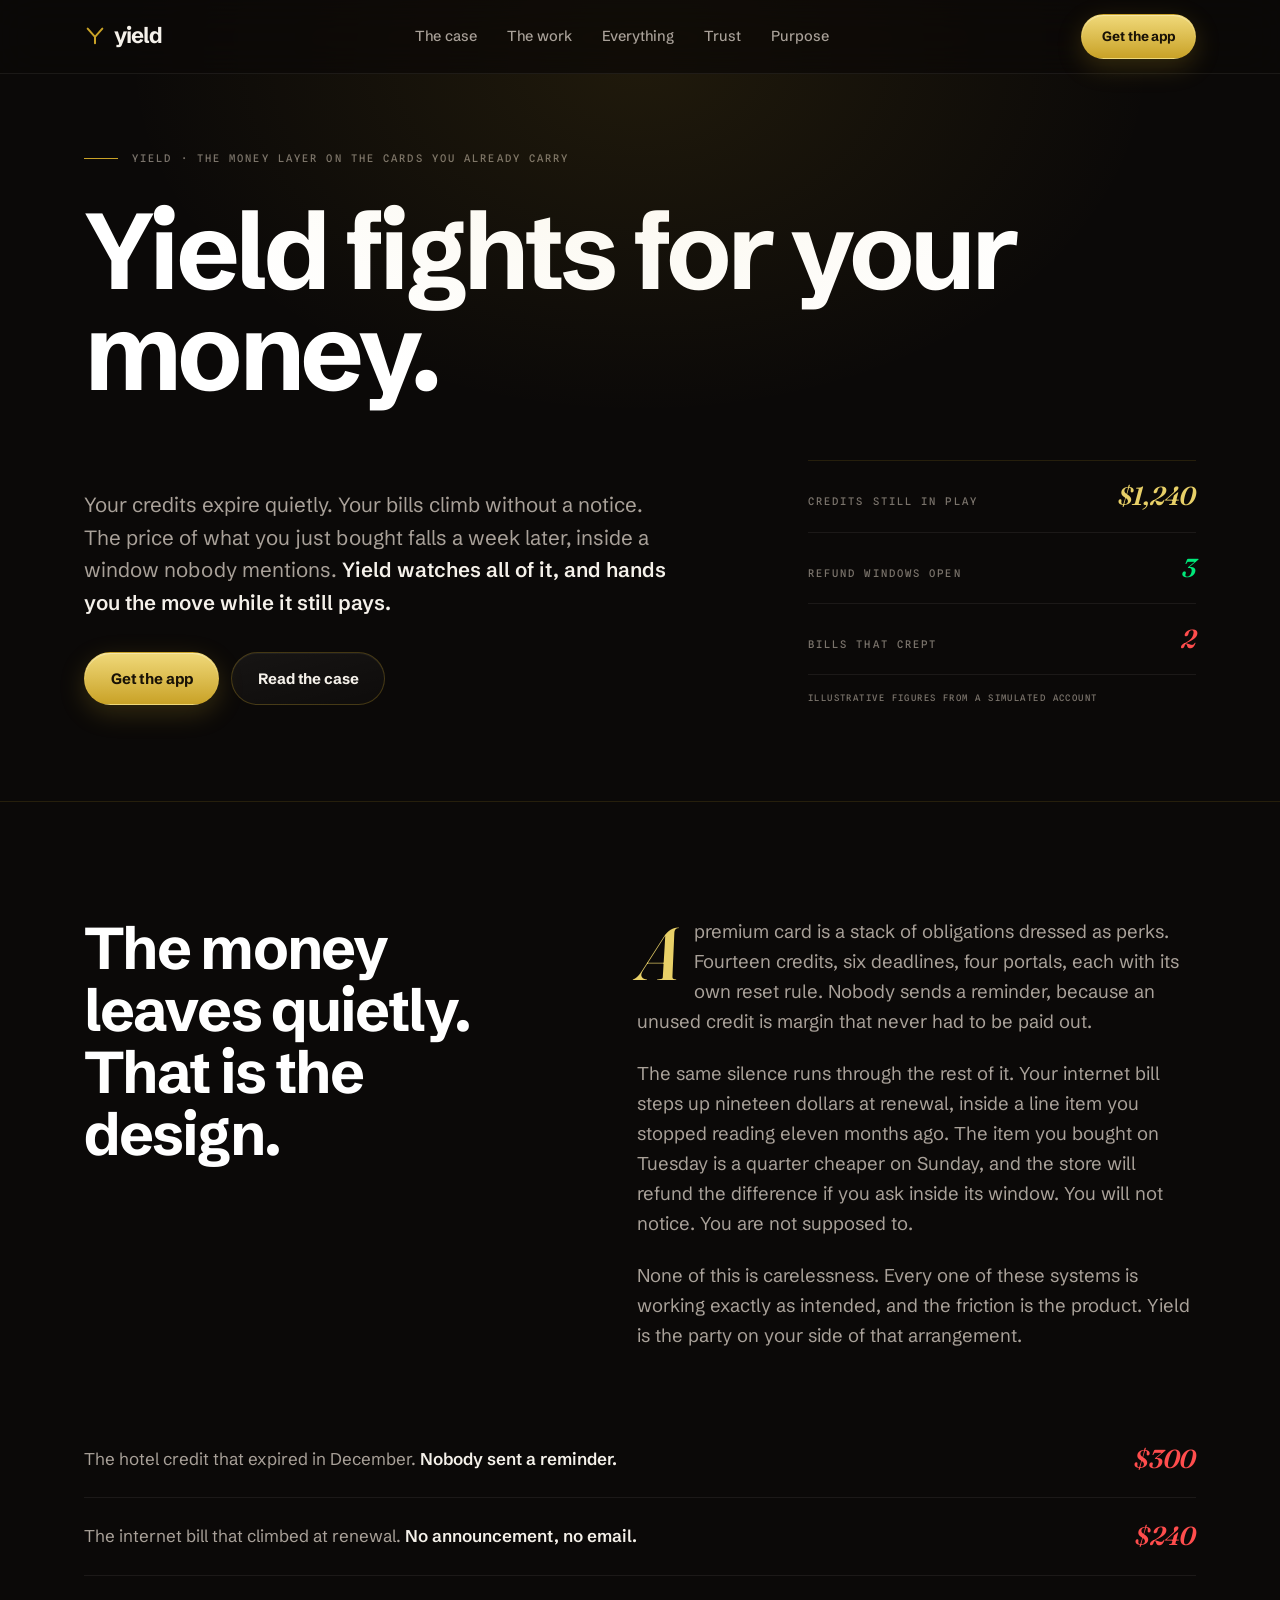
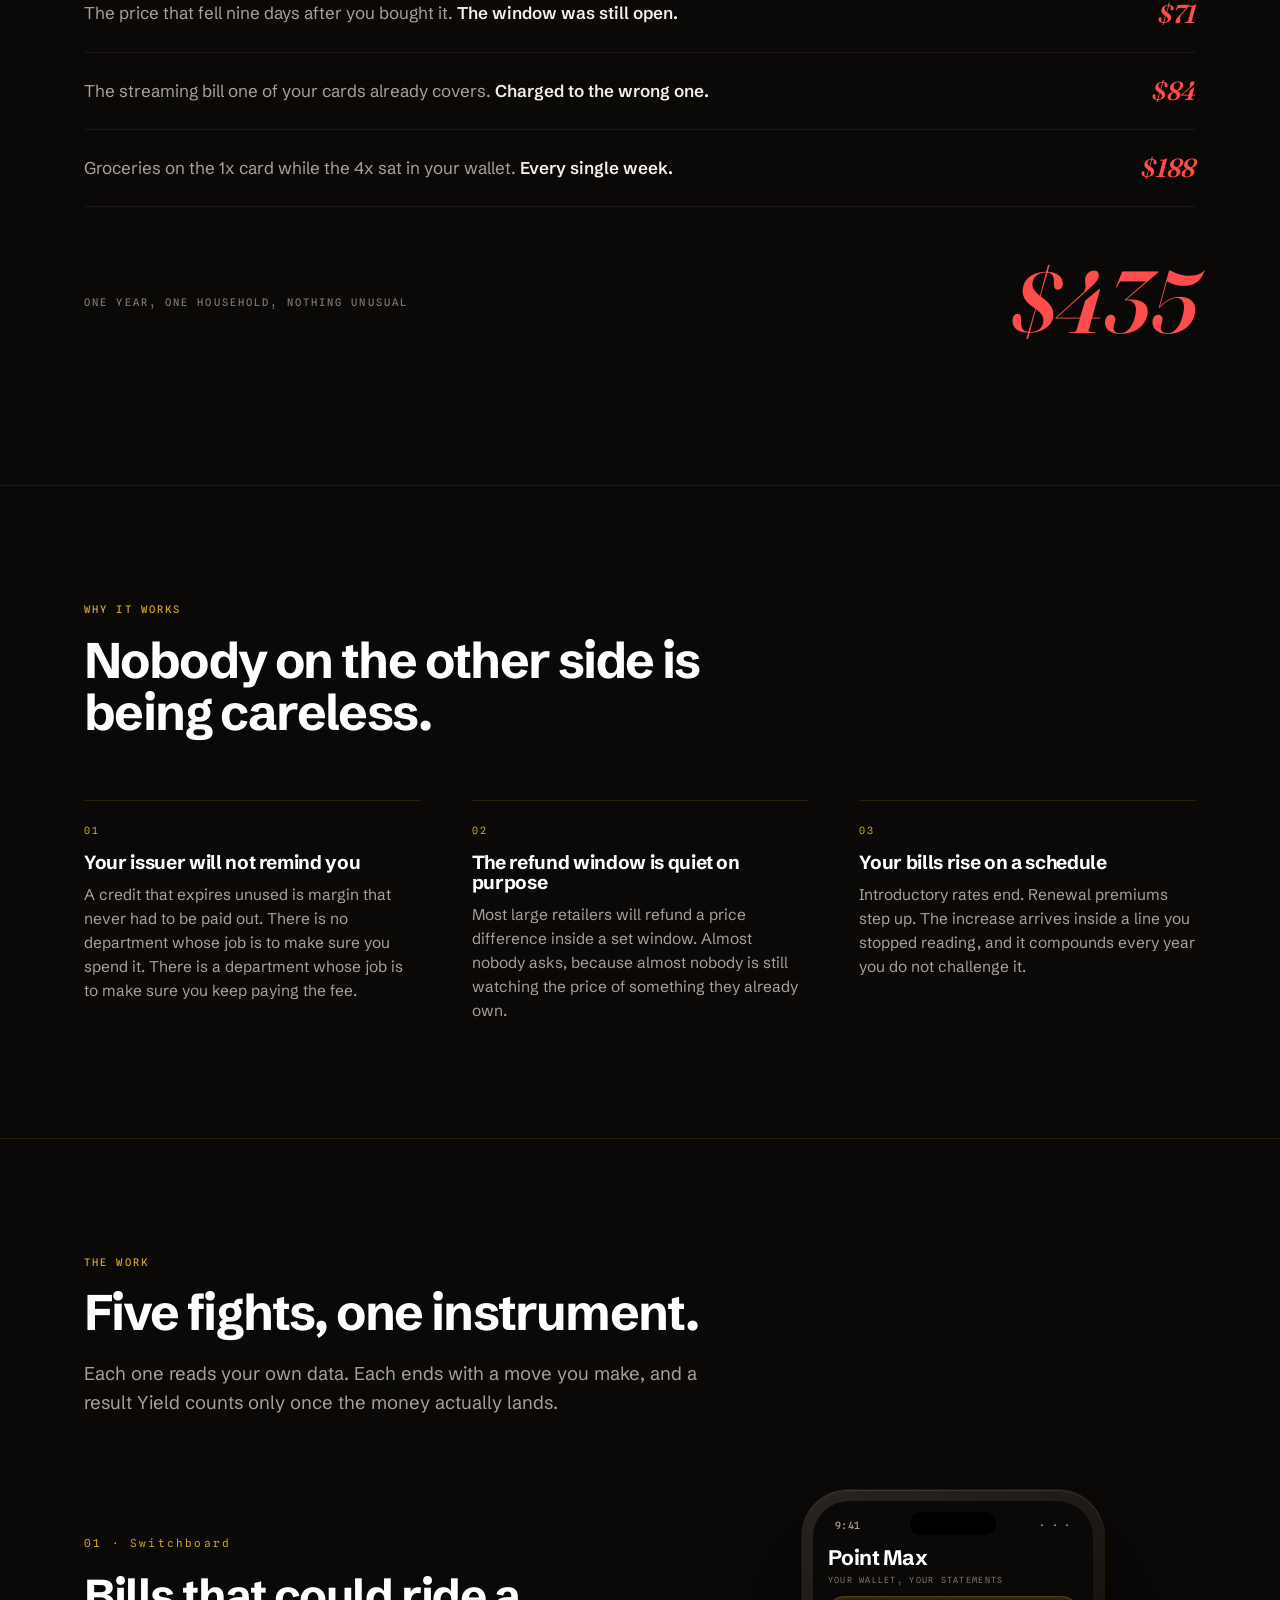
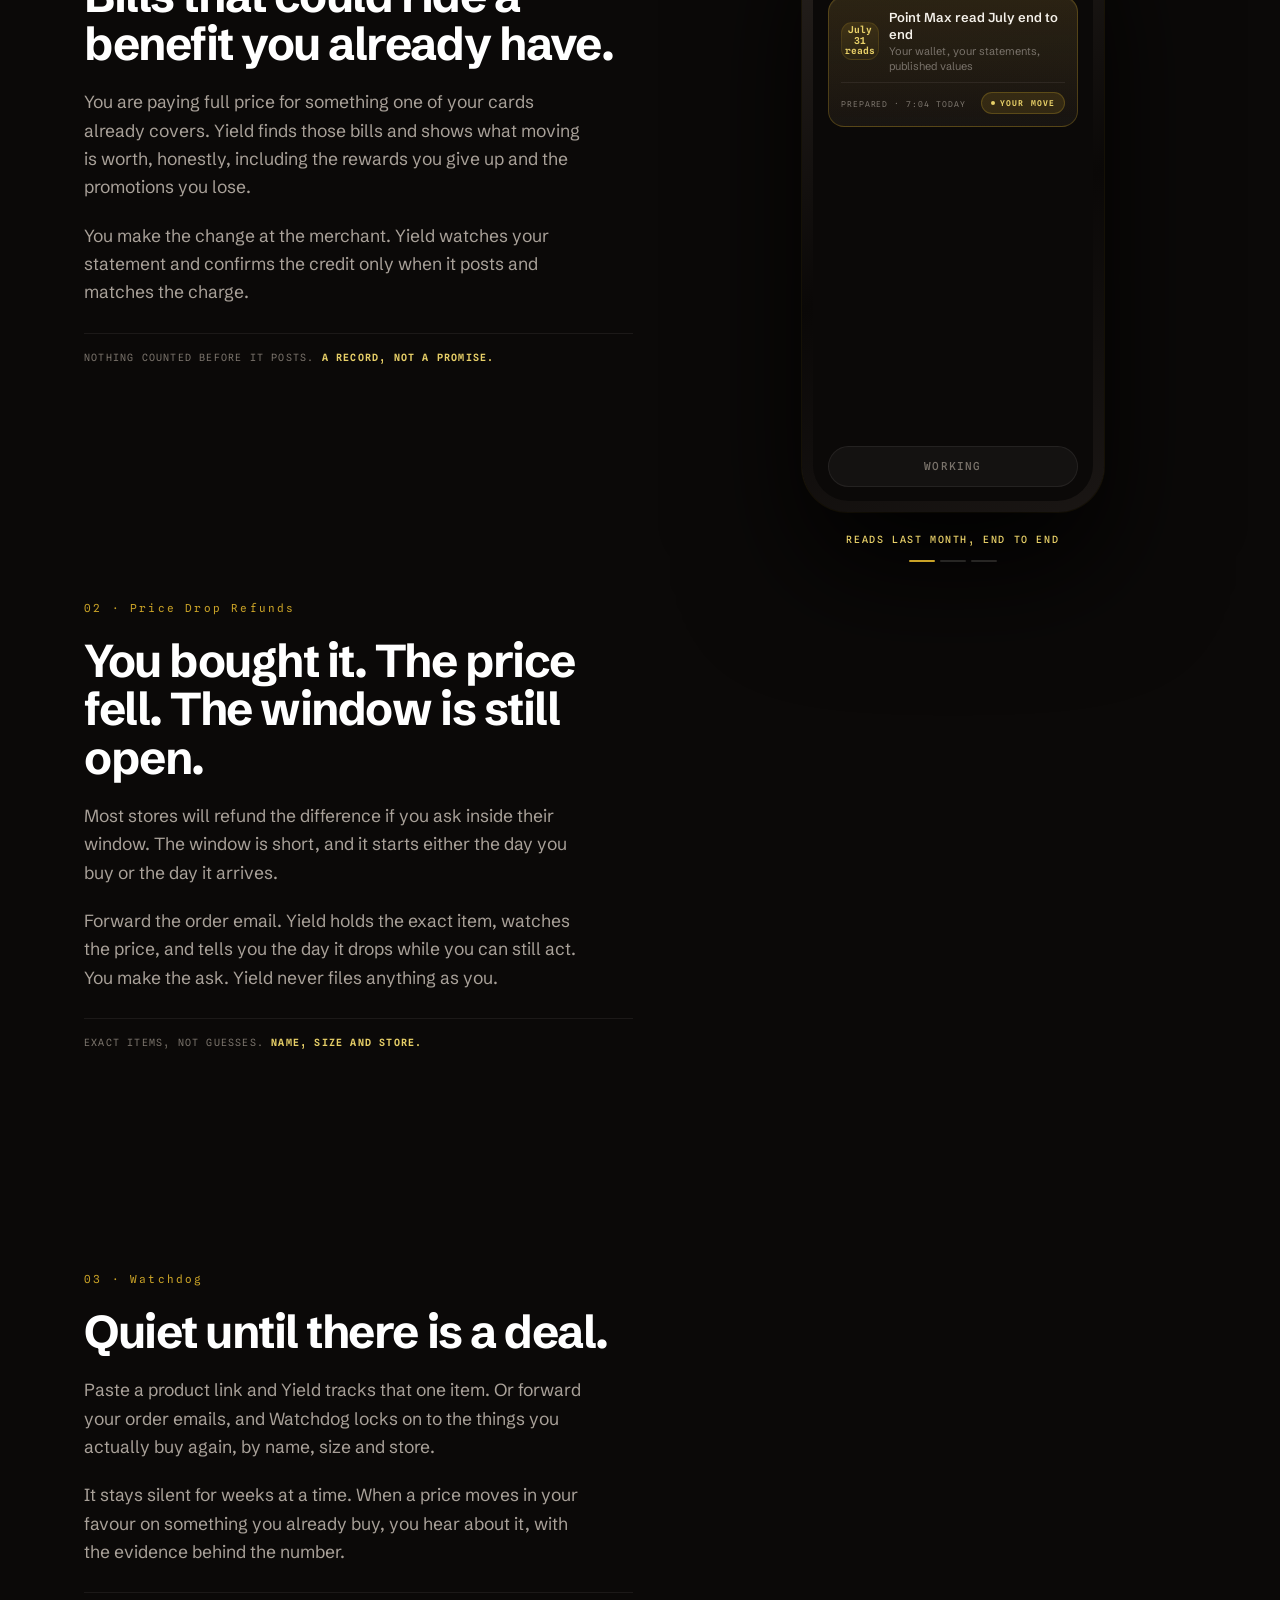
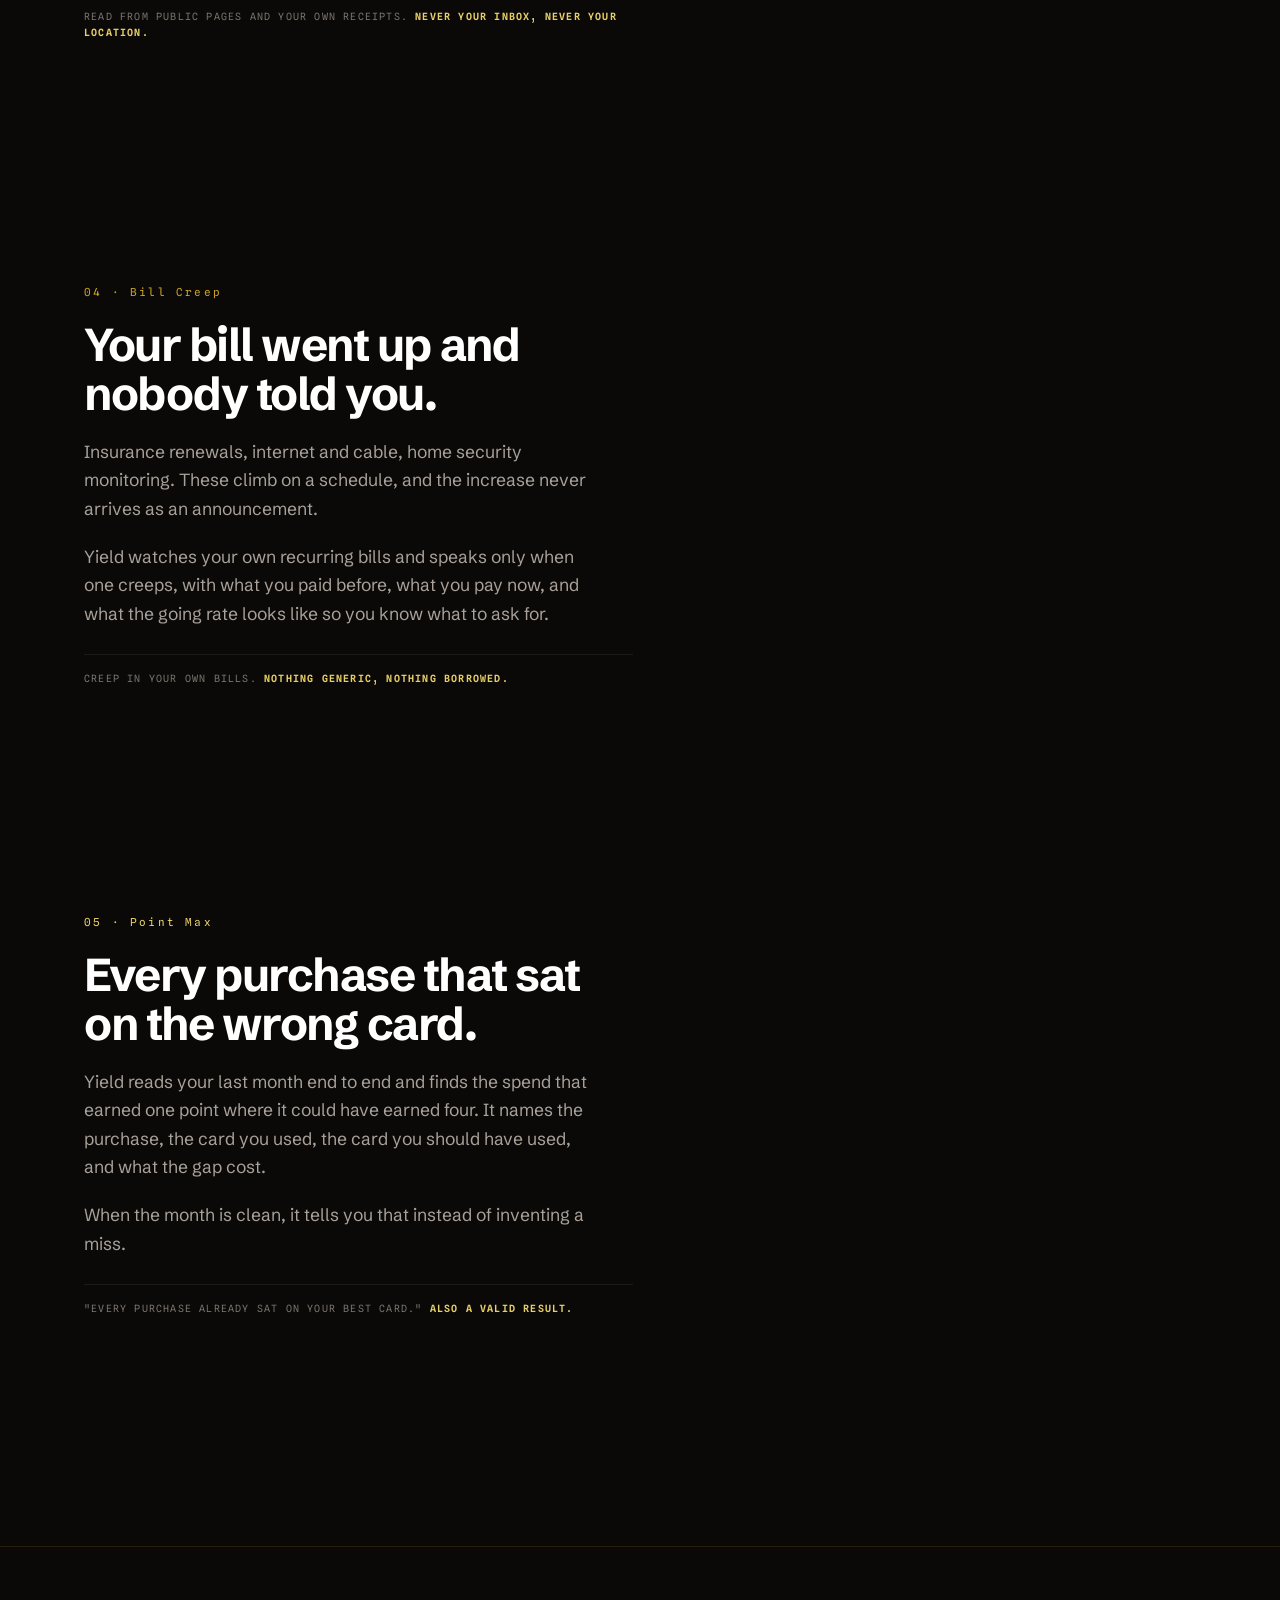
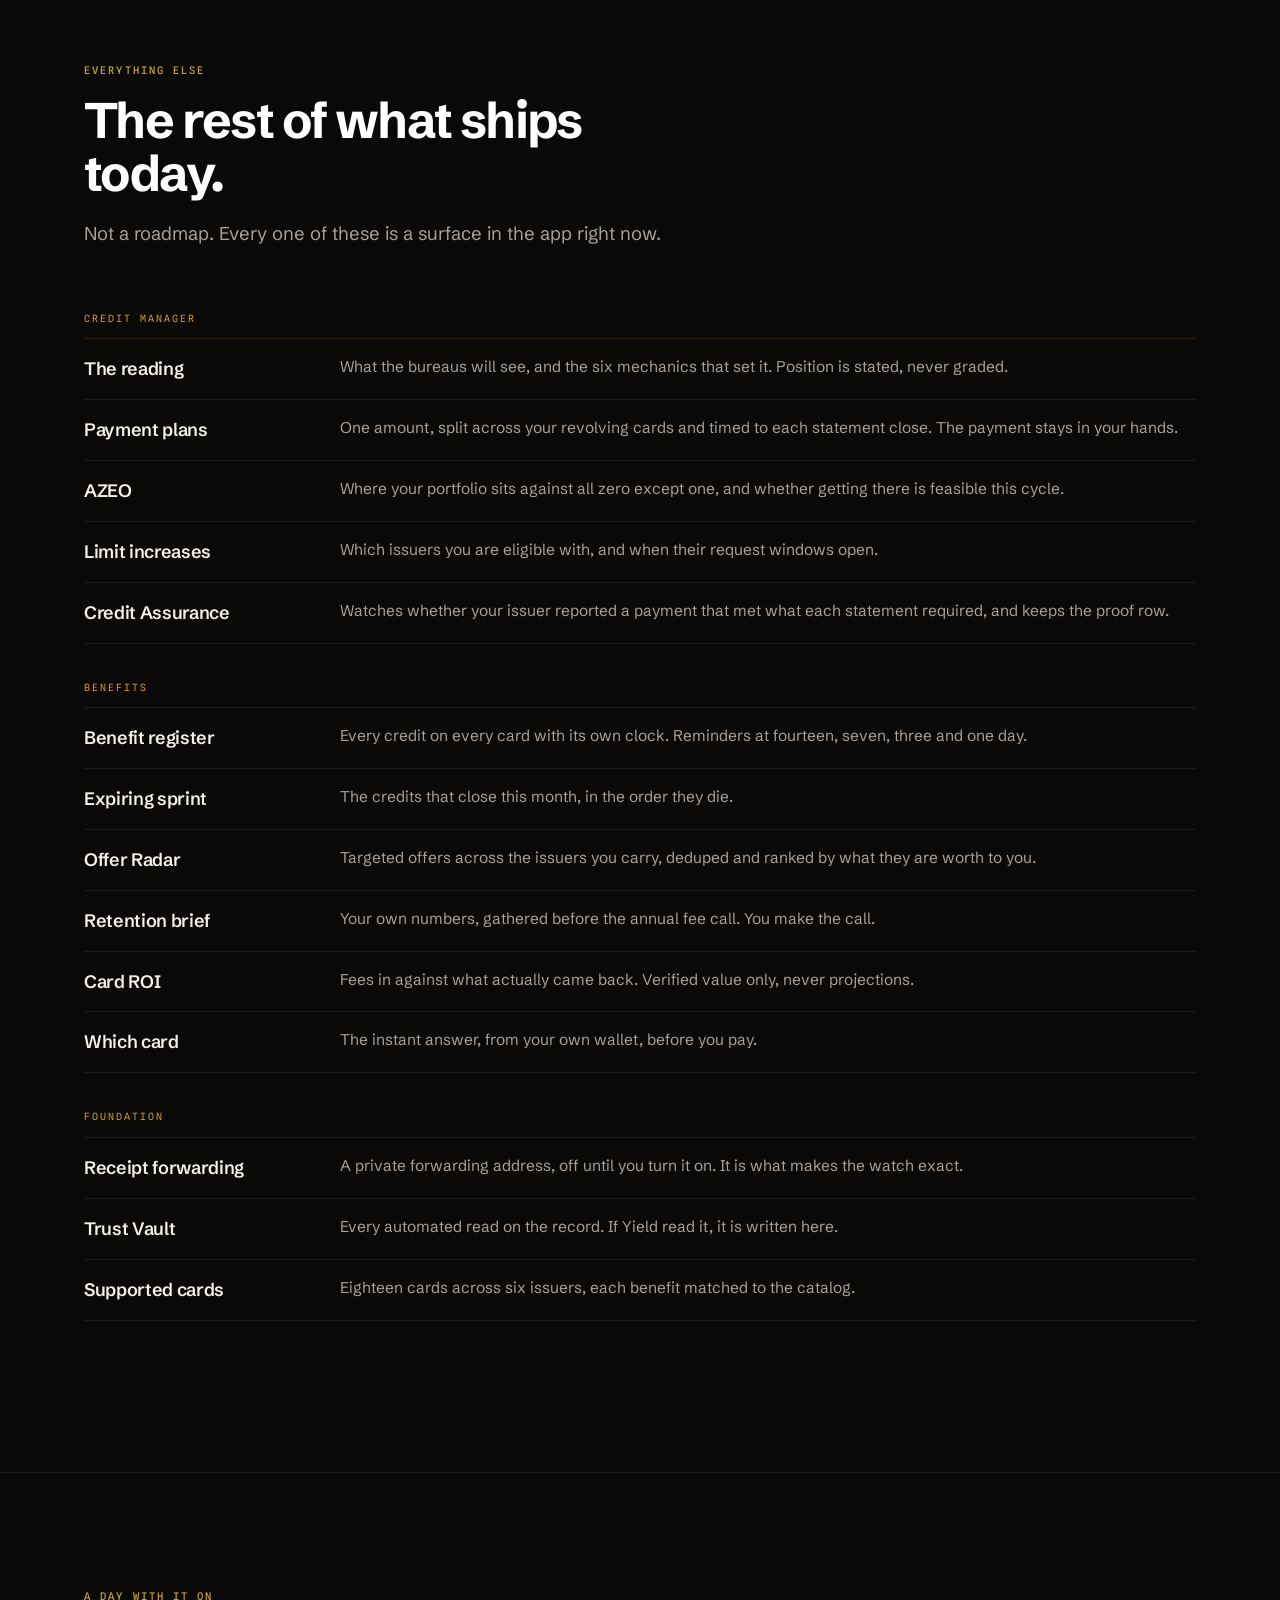
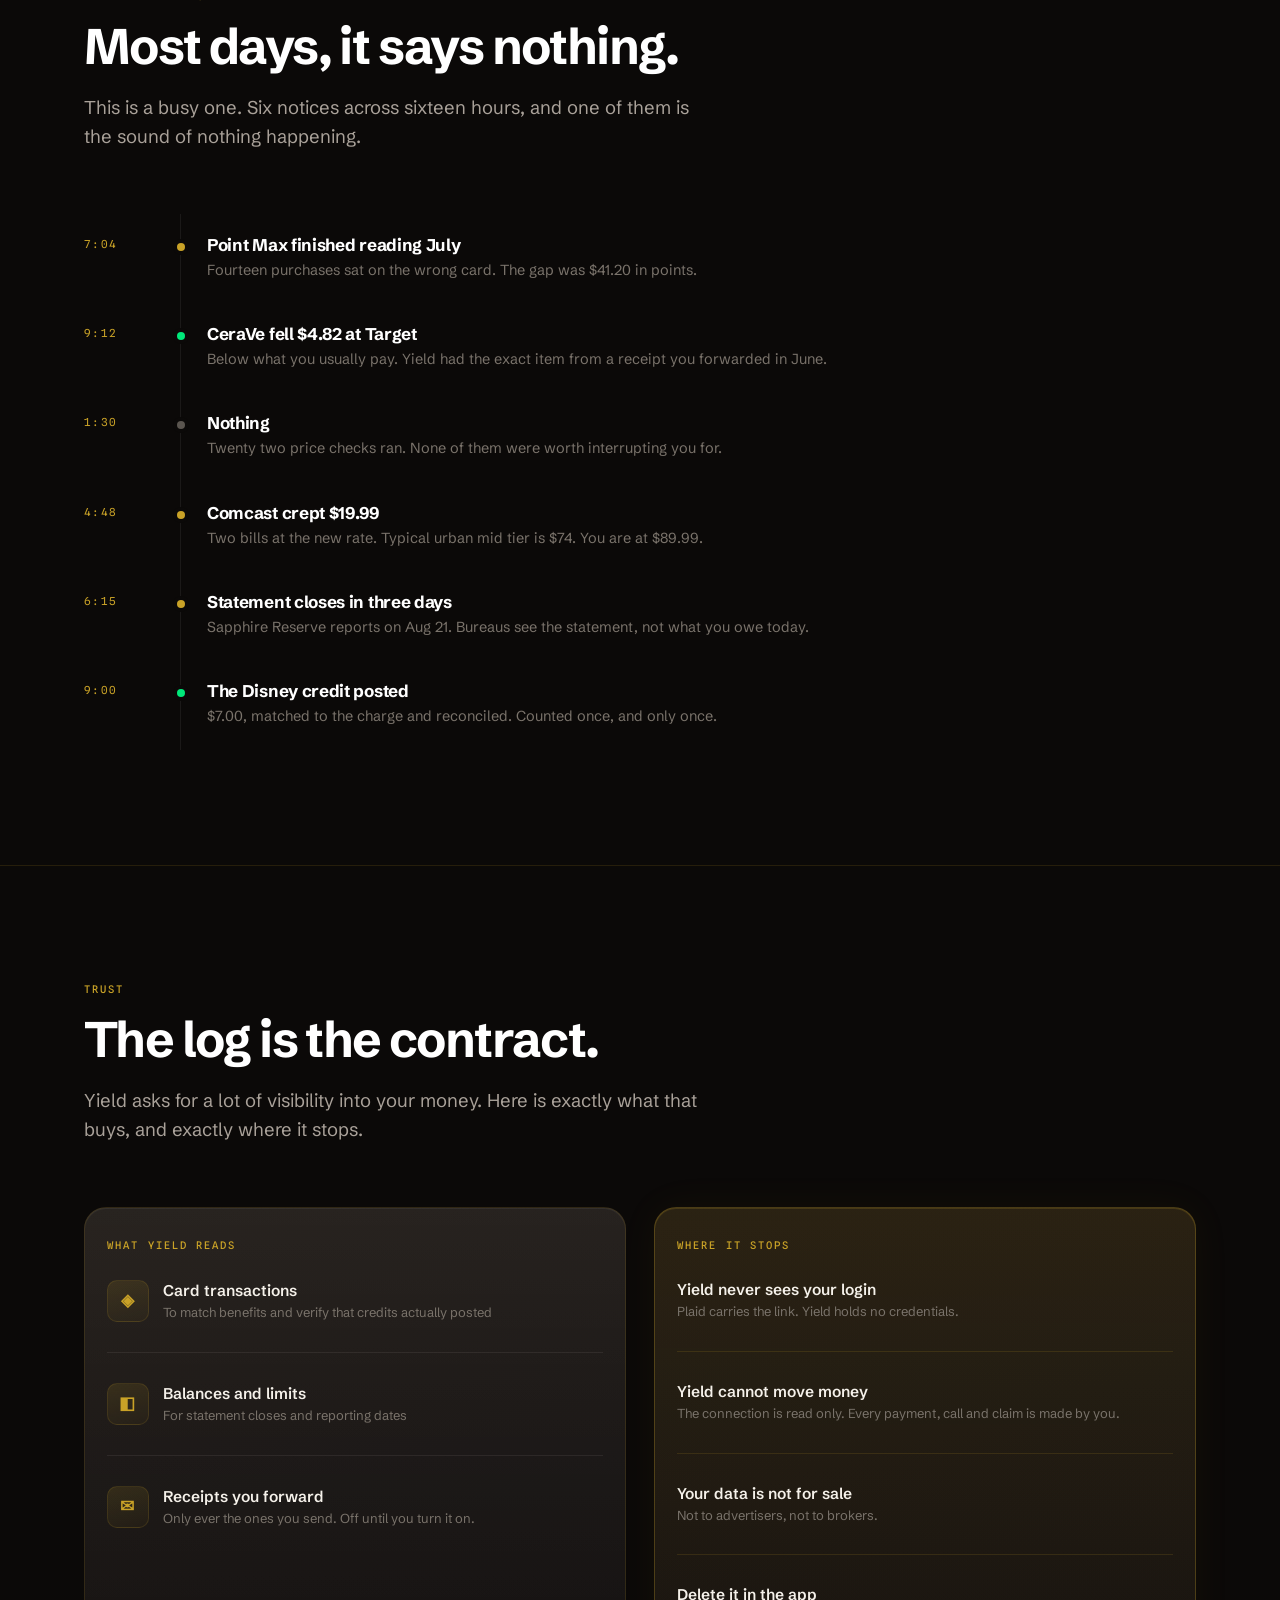
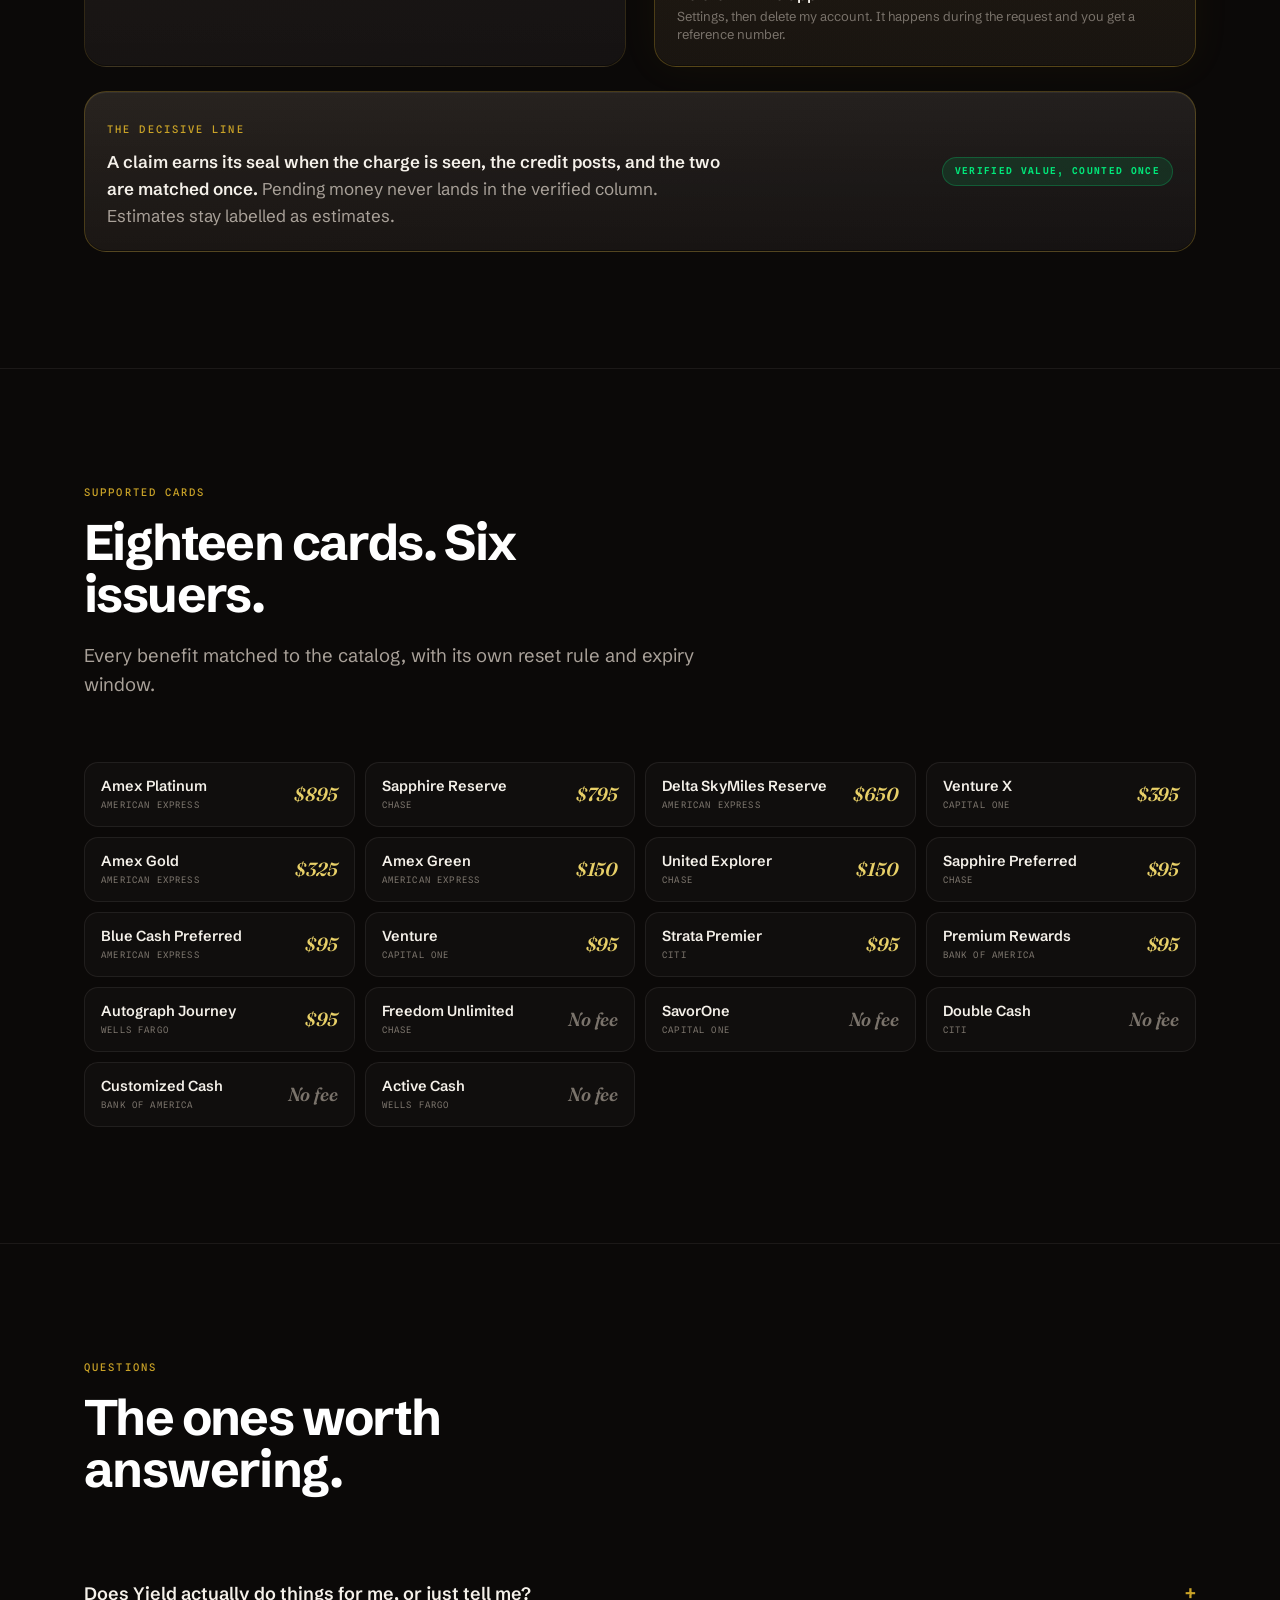
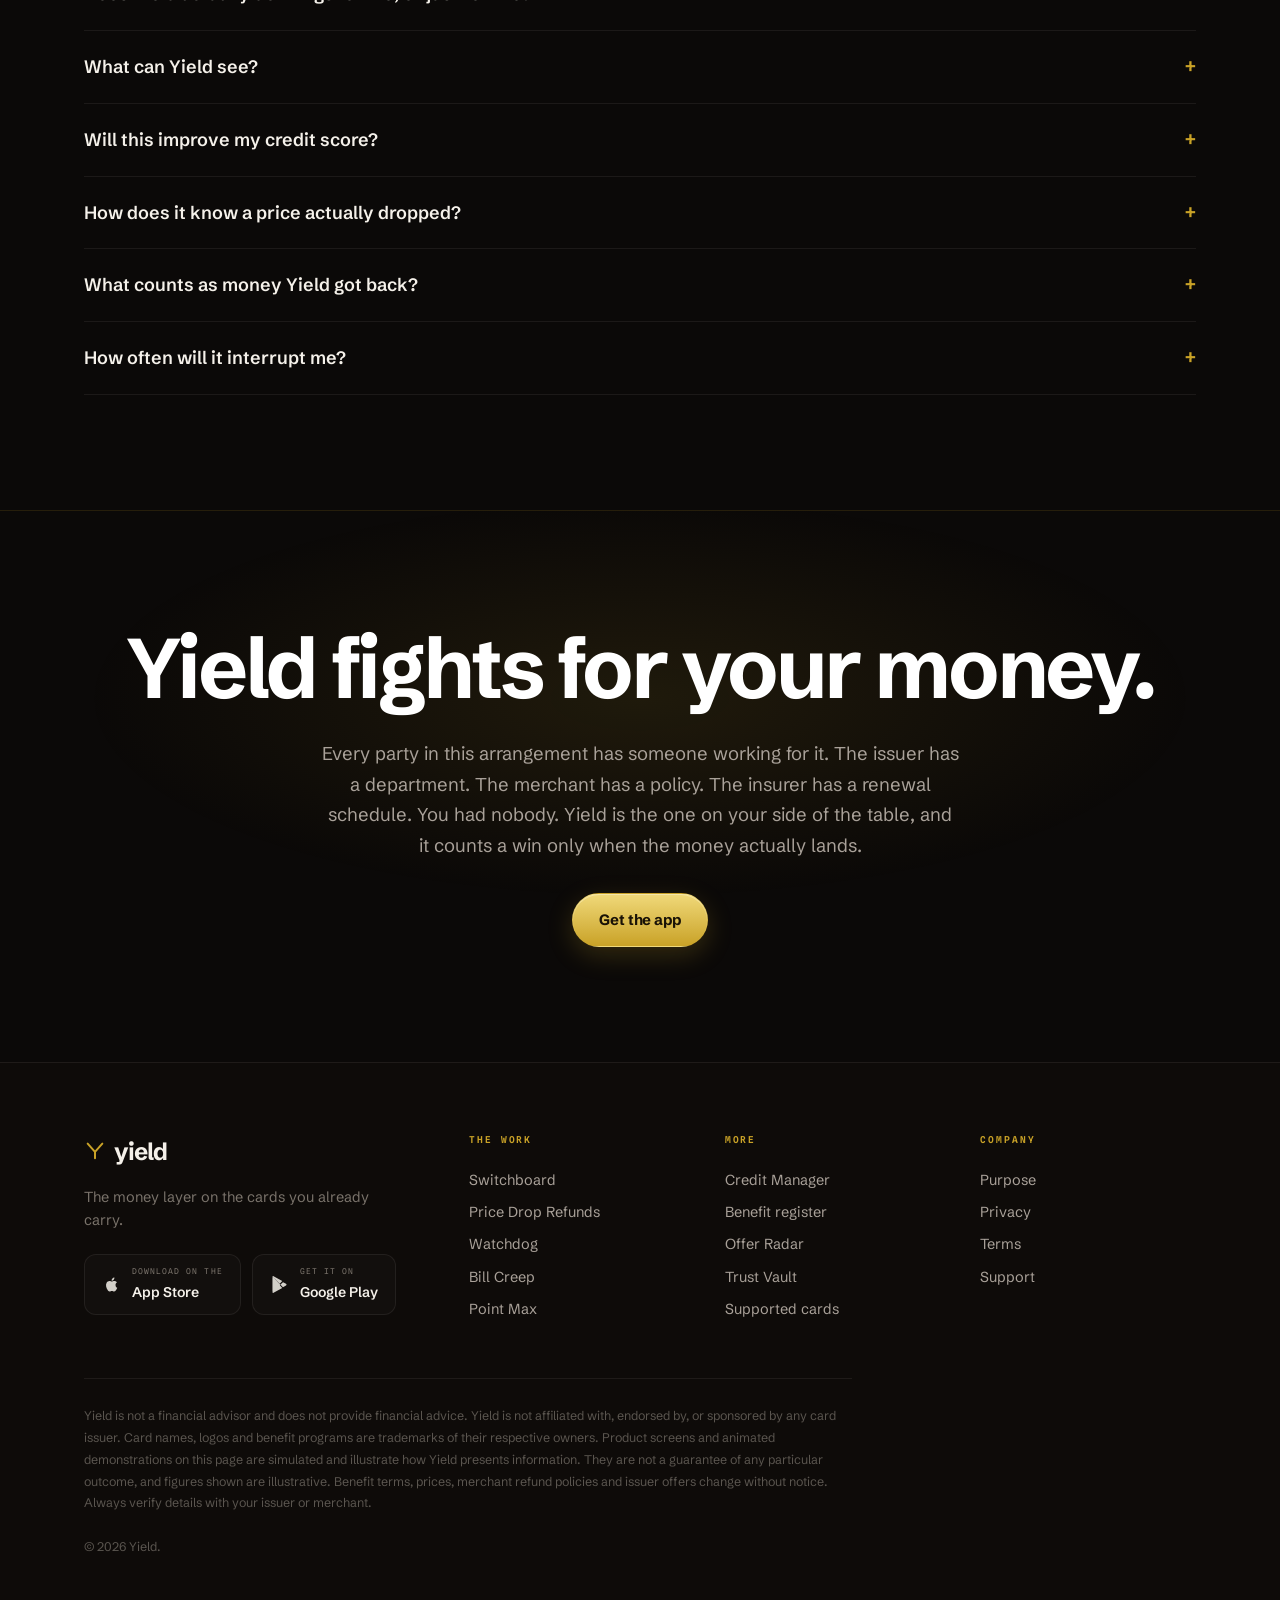
<file: mockups/A-editorial.html>
<!doctype html>
<html lang="en">
<head>
<meta charset="utf-8">
<meta name="viewport" content="width=device-width,initial-scale=1">
<title>Yield — Direction A · Editorial</title>
<link rel="preconnect" href="https://fonts.googleapis.com">
<link rel="preconnect" href="https://fonts.gstatic.com" crossorigin>
<link href="https://fonts.googleapis.com/css2?family=Fraunces:ital,opsz,wght@0,9..144,300..900;1,9..144,300..900&family=Schibsted+Grotesk:wght@400..800&family=Spline+Sans+Mono:wght@400;500;600&display=swap" rel="stylesheet">
<script>document.documentElement.className="js"</script>
<link rel="stylesheet" href="yield-meridian.css">
<style>
/* ── direction A: editorial. Argument first, one sticky instrument. ── */

/* hero — typographic, no device */
header{padding:150px 0 96px;position:relative;overflow:hidden}
.halo{position:absolute;width:1100px;height:760px;left:50%;transform:translateX(-50%);top:-320px;
  background:radial-gradient(ellipse,rgba(201,162,39,.11),transparent 66%);pointer-events:none}
.eyebrow{display:flex;align-items:center;gap:14px;margin-bottom:34px}
.eyebrow i{width:34px;height:1px;background:var(--gold);flex:none}
header h1{font-size:clamp(46px,8.4vw,116px);letter-spacing:-.042em;line-height:.94;max-width:15ch}
.hero-under{display:grid;grid-template-columns:1.25fr .75fr;gap:clamp(30px,6vw,86px);
  align-items:end;margin-top:clamp(36px,5vw,58px)}
.hero-under .lede{font-size:20.5px;color:var(--grey);max-width:46ch;line-height:1.6}
.hero-under .lede b{color:var(--bone);font-weight:600}
.hero-ledger{border-top:1px solid var(--hair)}
.hero-ledger .lr{display:flex;justify-content:space-between;align-items:baseline;gap:16px;
  padding:15px 0;border-bottom:1px solid var(--hair-n)}
@media(max-width:900px){.hero-under{grid-template-columns:1fr}header{padding:118px 0 64px}}

/* the case — editorial two column with drop cap */
.case-grid{display:grid;grid-template-columns:.92fr 1.08fr;gap:clamp(30px,6vw,88px)}
.case-grid h2{font-size:clamp(32px,4.6vw,60px)}
.case-body p{color:var(--grey);font-size:18.5px;line-height:1.62;margin-bottom:22px;max-width:54ch}
.case-body p.lead::first-letter{
  font-family:var(--disp);font-style:italic;font-weight:600;font-variation-settings:"opsz" 144,"WONK" 1;
  font-size:74px;float:left;line-height:.78;padding:8px 14px 0 0;color:var(--gold-l)}
@media(max-width:900px){.case-grid{grid-template-columns:1fr}}

/* leak */
.leak-list > div{display:grid;grid-template-columns:1fr auto;gap:20px;align-items:center;
  padding:18px 0;border-bottom:1px solid var(--hair-n)}
.leak-list .w{font-size:17px;color:var(--grey);line-height:1.45}
.leak-list .w b{color:var(--bone);font-weight:600}

/* incentives — editorial rules, not tiles */
.why{display:grid;grid-template-columns:repeat(3,1fr);gap:clamp(24px,4vw,52px)}
.why > div{padding-top:22px;border-top:1px solid var(--hair)}
.why .n{font-family:var(--mono);font-size:10px;letter-spacing:.2em;color:var(--gold);margin-bottom:14px}
.why h4{margin-bottom:10px}
.why p{color:var(--grey);font-size:15.5px;line-height:1.55}
@media(max-width:820px){.why{grid-template-columns:1fr}}

/* ── the sticky instrument ────────────────────────────────────────
   One device holds all five workflows. The essay scrolls past it and
   the instrument changes to match what you are reading. */
.scrolly{display:grid;grid-template-columns:1.06fr .94fr;gap:clamp(30px,6vw,92px);align-items:start}
.scrolly-rail{position:sticky;top:120px;display:flex;justify-content:center;padding-top:10px}
.plate{padding:clamp(58px,10vh,124px) 0;min-height:70vh;display:flex;flex-direction:column;justify-content:center}
.plate:first-child{padding-top:0}
.plate .pn{font-family:var(--mono);font-size:11px;letter-spacing:.2em;color:var(--gold);margin-bottom:20px}
.plate h3{font-size:clamp(28px,3.6vw,46px);letter-spacing:-.032em}
.plate p{color:var(--grey);font-size:17.5px;line-height:1.62;margin-top:20px;max-width:46ch}
.plate .note{margin-top:26px;padding-top:16px;border-top:1px solid var(--hair-n);
  font-family:var(--mono);font-size:10px;letter-spacing:.12em;text-transform:uppercase;color:var(--muted)}
.plate .note b{color:var(--gold-l);font-weight:600}
.plate.active .pn{color:var(--gold-l)}
@media(max-width:900px){
  .scrolly{grid-template-columns:1fr}
  .scrolly-rail{position:static;margin-bottom:36px}
  .plate{min-height:0;padding:44px 0}
}

/* index — typographic services list */
.idx-group{margin-bottom:36px}
.idx-l{font-family:var(--mono);font-size:10px;letter-spacing:.2em;text-transform:uppercase;color:var(--gold);
  padding-bottom:12px;border-bottom:1px solid var(--hair)}
.idx-row{display:grid;grid-template-columns:230px 1fr;gap:26px;padding:16px 0;
  border-bottom:1px solid var(--hair-n);transition:.25s var(--ease)}
.idx-row:hover{background:rgba(201,162,39,.05);padding-left:12px;border-color:var(--hair)}
.idx-row .n{font-size:18px;font-weight:600;color:var(--bone);letter-spacing:-.018em}
.idx-row .d{color:var(--grey);font-size:15.5px;line-height:1.5}
@media(max-width:720px){.idx-row{grid-template-columns:1fr;gap:5px}}

/* day */
.day{display:grid;grid-template-columns:96px 1fr}
.day-time{font-family:var(--mono);font-size:11px;letter-spacing:.13em;color:var(--gold);padding:22px 0;text-transform:uppercase}
.day-item{padding:22px 0 22px 26px;border-left:1px solid var(--hair-n);position:relative}
.day-item::before{content:"";position:absolute;left:-4.5px;top:29px;width:8px;height:8px;border-radius:50%;
  background:var(--gold);box-shadow:0 0 0 4px var(--ground)}
.day-item.q::before{background:var(--faint)}
.day-item.g::before{background:var(--green)}
.day-item h4{font-size:17px;margin-bottom:5px}
.day-item p{color:var(--muted);font-size:14.5px}
@media(max-width:620px){.day{grid-template-columns:70px 1fr}}

/* cards */
.cardgrid{display:grid;grid-template-columns:repeat(auto-fill,minmax(215px,1fr));gap:10px}
.cardrow{display:flex;justify-content:space-between;align-items:center;gap:12px;padding:14px 16px;
  border-radius:var(--r-sm);border:1px solid var(--hair-n);background:rgba(255,255,255,.022);transition:.25s var(--ease)}
.cardrow:hover{border-color:var(--hair-str);background:rgba(201,162,39,.05)}
.cardrow .cn{font-size:14.5px;font-weight:600;color:var(--bone);line-height:1.25}
.cardrow .ci{font-family:var(--mono);font-size:9px;letter-spacing:.13em;text-transform:uppercase;color:var(--muted);margin-top:3px}

/* faq */
details{border-bottom:1px solid var(--hair-n)}
details summary{cursor:pointer;list-style:none;padding:22px 0;display:flex;justify-content:space-between;
  align-items:center;gap:20px;font-size:18px;font-weight:600;color:var(--bone);transition:color .2s}
details summary::-webkit-details-marker{display:none}
details summary:hover{color:var(--gold-l)}
details summary .plus{font-family:var(--mono);color:var(--gold);flex:none;transition:transform .3s var(--ease)}
details[open] summary .plus{transform:rotate(45deg)}
details .ans{padding:0 0 24px;color:var(--grey);font-size:16px;max-width:74ch;line-height:1.65}

/* purpose */
.purpose{text-align:center;background:radial-gradient(ellipse 62% 52% at 50% 34%,rgba(201,162,39,.11),transparent 70%)}
.purpose h2{font-size:clamp(38px,6.6vw,92px);line-height:.98;letter-spacing:-.04em}
.purpose p{color:var(--grey);font-size:18.5px;max-width:58ch;margin:30px auto 0;line-height:1.65}
</style>
</head>
<body>

<nav>
  <div class="nav-in">
    <a href="#" class="mark">
      <svg class="y" viewBox="0 0 24 24" fill="none"><path d="M4 4l8 9 8-9M12 13v7" stroke="#C9A227" stroke-width="2.2" stroke-linecap="round" stroke-linejoin="round"/></svg>
      yield
    </a>
    <div class="nav-links">
      <a href="#case">The case</a><a href="#work">The work</a><a href="#all">Everything</a>
      <a href="#trust">Trust</a><a href="#purpose">Purpose</a>
    </div>
    <a class="btn sm" onclick="soon()">Get the app</a>
  </div>
</nav>

<header>
  <div class="halo"></div>
  <div class="wrap">
    <div class="eyebrow rv"><i></i><span class="lab">Yield · the money layer on the cards you already carry</span></div>
    <h1 class="rv" style="transition-delay:.05s">Yield fights for your money.</h1>
    <div class="hero-under">
      <div class="rv" style="transition-delay:.1s">
        <p class="lede">Your credits expire quietly. Your bills climb without a notice. The price of what you just bought falls a week later, inside a window nobody mentions. <b>Yield watches all of it, and hands you the move while it still pays.</b></p>
        <div class="flexrow mt32">
          <a class="btn" onclick="soon()">Get the app</a>
          <a class="btn ghost" href="#work">Read the case</a>
        </div>
      </div>
      <div class="hero-ledger rv" style="transition-delay:.16s">
        <div class="lr"><span class="lab">Credits still in play</span><span class="mv md" data-count="1240" data-pre="$">$0</span></div>
        <div class="lr"><span class="lab">Refund windows open</span><span class="mv md g" data-count="3">0</span></div>
        <div class="lr"><span class="lab">Bills that crept</span><span class="mv md r" data-count="2">0</span></div>
        <div class="lab sm mt16">Illustrative figures from a simulated account</div>
      </div>
    </div>
  </div>
</header>

<!-- ══ THE CASE ══ -->
<section class="sec sec-gold" id="case">
  <div class="wrap">
    <div class="case-grid">
      <h2 class="rv">The money leaves quietly. That is the design.</h2>
      <div class="case-body rv" style="transition-delay:.08s">
        <p class="lead">A premium card is a stack of obligations dressed as perks. Fourteen credits, six deadlines, four portals, each with its own reset rule. Nobody sends a reminder, because an unused credit is margin that never had to be paid out.</p>
        <p>The same silence runs through the rest of it. Your internet bill steps up nineteen dollars at renewal, inside a line item you stopped reading eleven months ago. The item you bought on Tuesday is a quarter cheaper on Sunday, and the store will refund the difference if you ask inside its window. You will not notice. You are not supposed to.</p>
        <p>None of this is carelessness. Every one of these systems is working exactly as intended, and the friction is the product. Yield is the party on your side of that arrangement.</p>
      </div>
    </div>

    <div class="mt48"></div>
    <div class="leak-list" data-stagger="300">
      <div><div class="w">The hotel credit that expired in December. <b>Nobody sent a reminder.</b></div><div class="mv md r">$300</div></div>
      <div><div class="w">The internet bill that climbed at renewal. <b>No announcement, no email.</b></div><div class="mv md r">$240</div></div>
      <div><div class="w">The price that fell nine days after you bought it. <b>The window was still open.</b></div><div class="mv md r">$71</div></div>
      <div><div class="w">The streaming bill one of your cards already covers. <b>Charged to the wrong one.</b></div><div class="mv md r">$84</div></div>
      <div><div class="w">Groceries on the 1x card while the 4x sat in your wallet. <b>Every single week.</b></div><div class="mv md r">$188</div></div>
    </div>
    <div class="between rv" style="padding-top:26px">
      <span class="lab">One year, one household, nothing unusual</span>
      <span class="mv xl r" data-count="883" data-pre="$" data-delay="1500">$0</span>
    </div>
  </div>
</section>

<!-- ══ WHY ══ -->
<section class="sec sec-hair">
  <div class="wrap">
    <div class="sec-head rv">
      <span class="lab gold">Why it works</span>
      <h2>Nobody on the other side is being careless.</h2>
    </div>
    <div class="why">
      <div class="rv"><div class="n">01</div><h4>Your issuer will not remind you</h4>
        <p>A credit that expires unused is margin that never had to be paid out. There is no department whose job is to make sure you spend it. There is a department whose job is to make sure you keep paying the fee.</p></div>
      <div class="rv" style="transition-delay:.08s"><div class="n">02</div><h4>The refund window is quiet on purpose</h4>
        <p>Most large retailers will refund a price difference inside a set window. Almost nobody asks, because almost nobody is still watching the price of something they already own.</p></div>
      <div class="rv" style="transition-delay:.16s"><div class="n">03</div><h4>Your bills rise on a schedule</h4>
        <p>Introductory rates end. Renewal premiums step up. The increase arrives inside a line you stopped reading, and it compounds every year you do not challenge it.</p></div>
    </div>
  </div>
</section>

<!-- ══ THE WORK · sticky instrument ══ -->
<section class="sec sec-gold" id="work">
  <div class="wrap">
    <div class="sec-head rv">
      <span class="lab gold">The work</span>
      <h2>Five fights, one instrument.</h2>
      <p>Each one reads your own data. Each ends with a move you make, and a result Yield counts only once the money actually lands.</p>
    </div>

    <div class="scrolly">
      <div>
        <div class="plate" data-plate="switchboard">
          <div class="pn">01 · Switchboard</div>
          <h3>Bills that could ride a benefit you already have.</h3>
          <p>You are paying full price for something one of your cards already covers. Yield finds those bills and shows what moving is worth, honestly, including the rewards you give up and the promotions you lose.</p>
          <p>You make the change at the merchant. Yield watches your statement and confirms the credit only when it posts and matches the charge.</p>
          <div class="note">Nothing counted before it posts. <b>A record, not a promise.</b></div>
        </div>

        <div class="plate" data-plate="pricedrop">
          <div class="pn">02 · Price Drop Refunds</div>
          <h3>You bought it. The price fell. The window is still open.</h3>
          <p>Most stores will refund the difference if you ask inside their window. The window is short, and it starts either the day you buy or the day it arrives.</p>
          <p>Forward the order email. Yield holds the exact item, watches the price, and tells you the day it drops while you can still act. You make the ask. Yield never files anything as you.</p>
          <div class="note">Exact items, not guesses. <b>Name, size and store.</b></div>
        </div>

        <div class="plate" data-plate="watchdog">
          <div class="pn">03 · Watchdog</div>
          <h3>Quiet until there is a deal.</h3>
          <p>Paste a product link and Yield tracks that one item. Or forward your order emails, and Watchdog locks on to the things you actually buy again, by name, size and store.</p>
          <p>It stays silent for weeks at a time. When a price moves in your favour on something you already buy, you hear about it, with the evidence behind the number.</p>
          <div class="note">Read from public pages and your own receipts. <b>Never your inbox, never your location.</b></div>
        </div>

        <div class="plate" data-plate="billcreep">
          <div class="pn">04 · Bill Creep</div>
          <h3>Your bill went up and nobody told you.</h3>
          <p>Insurance renewals, internet and cable, home security monitoring. These climb on a schedule, and the increase never arrives as an announcement.</p>
          <p>Yield watches your own recurring bills and speaks only when one creeps, with what you paid before, what you pay now, and what the going rate looks like so you know what to ask for.</p>
          <div class="note">Creep in your own bills. <b>Nothing generic, nothing borrowed.</b></div>
        </div>

        <div class="plate" data-plate="pointmax">
          <div class="pn">05 · Point Max</div>
          <h3>Every purchase that sat on the wrong card.</h3>
          <p>Yield reads your last month end to end and finds the spend that earned one point where it could have earned four. It names the purchase, the card you used, the card you should have used, and what the gap cost.</p>
          <p>When the month is clean, it tells you that instead of inventing a miss.</p>
          <div class="note">"Every purchase already sat on your best card." <b>Also a valid result.</b></div>
        </div>
      </div>

      <div class="scrolly-rail">
        <div class="demo">
          <div class="device"><div class="screen"><div class="notch"></div>
            <div class="sbar"><span>9:41</span><span>· · ·</span></div>
            <div class="scr" id="rail" data-demo="switchboard"></div>
          </div></div>
          <div class="demo-cap"><div class="step"></div><div class="ticks"></div></div>
        </div>
      </div>
    </div>
  </div>
</section>

<!-- ══ EVERYTHING ══ -->
<section class="sec sec-gold" id="all">
  <div class="wrap">
    <div class="sec-head rv">
      <span class="lab gold">Everything else</span>
      <h2>The rest of what ships today.</h2>
      <p>Not a roadmap. Every one of these is a surface in the app right now.</p>
    </div>

    <div class="idx-group rv">
      <div class="idx-l">Credit Manager</div>
      <div class="idx-row"><div class="n">The reading</div><div class="d">What the bureaus will see, and the six mechanics that set it. Position is stated, never graded.</div></div>
      <div class="idx-row"><div class="n">Payment plans</div><div class="d">One amount, split across your revolving cards and timed to each statement close. The payment stays in your hands.</div></div>
      <div class="idx-row"><div class="n">AZEO</div><div class="d">Where your portfolio sits against all zero except one, and whether getting there is feasible this cycle.</div></div>
      <div class="idx-row"><div class="n">Limit increases</div><div class="d">Which issuers you are eligible with, and when their request windows open.</div></div>
      <div class="idx-row"><div class="n">Credit Assurance</div><div class="d">Watches whether your issuer reported a payment that met what each statement required, and keeps the proof row.</div></div>
    </div>

    <div class="idx-group rv">
      <div class="idx-l">Benefits</div>
      <div class="idx-row"><div class="n">Benefit register</div><div class="d">Every credit on every card with its own clock. Reminders at fourteen, seven, three and one day.</div></div>
      <div class="idx-row"><div class="n">Expiring sprint</div><div class="d">The credits that close this month, in the order they die.</div></div>
      <div class="idx-row"><div class="n">Offer Radar</div><div class="d">Targeted offers across the issuers you carry, deduped and ranked by what they are worth to you.</div></div>
      <div class="idx-row"><div class="n">Retention brief</div><div class="d">Your own numbers, gathered before the annual fee call. You make the call.</div></div>
      <div class="idx-row"><div class="n">Card ROI</div><div class="d">Fees in against what actually came back. Verified value only, never projections.</div></div>
      <div class="idx-row"><div class="n">Which card</div><div class="d">The instant answer, from your own wallet, before you pay.</div></div>
    </div>

    <div class="idx-group rv">
      <div class="idx-l">Foundation</div>
      <div class="idx-row"><div class="n">Receipt forwarding</div><div class="d">A private forwarding address, off until you turn it on. It is what makes the watch exact.</div></div>
      <div class="idx-row"><div class="n">Trust Vault</div><div class="d">Every automated read on the record. If Yield read it, it is written here.</div></div>
      <div class="idx-row"><div class="n">Supported cards</div><div class="d">Eighteen cards across six issuers, each benefit matched to the catalog.</div></div>
    </div>
  </div>
</section>

<!-- ══ A DAY ══ -->
<section class="sec sec-hair">
  <div class="wrap">
    <div class="sec-head rv">
      <span class="lab gold">A day with it on</span>
      <h2>Most days, it says nothing.</h2>
      <p>This is a busy one. Six notices across sixteen hours, and one of them is the sound of nothing happening.</p>
    </div>
    <div class="day" data-stagger="260">
      <div style="display:contents"><div class="day-time">7:04</div><div class="day-item"><h4>Point Max finished reading July</h4><p>Fourteen purchases sat on the wrong card. The gap was $41.20 in points.</p></div></div>
      <div style="display:contents"><div class="day-time">9:12</div><div class="day-item g"><h4>CeraVe fell $4.82 at Target</h4><p>Below what you usually pay. Yield had the exact item from a receipt you forwarded in June.</p></div></div>
      <div style="display:contents"><div class="day-time">1:30</div><div class="day-item q"><h4>Nothing</h4><p>Twenty two price checks ran. None of them were worth interrupting you for.</p></div></div>
      <div style="display:contents"><div class="day-time">4:48</div><div class="day-item"><h4>Comcast crept $19.99</h4><p>Two bills at the new rate. Typical urban mid tier is $74. You are at $89.99.</p></div></div>
      <div style="display:contents"><div class="day-time">6:15</div><div class="day-item"><h4>Statement closes in three days</h4><p>Sapphire Reserve reports on Aug 21. Bureaus see the statement, not what you owe today.</p></div></div>
      <div style="display:contents"><div class="day-time">9:00</div><div class="day-item g"><h4>The Disney credit posted</h4><p>$7.00, matched to the charge and reconciled. Counted once, and only once.</p></div></div>
    </div>
  </div>
</section>

<!-- ══ TRUST ══ -->
<section class="sec sec-gold" id="trust">
  <div class="wrap">
    <div class="sec-head rv">
      <span class="lab gold">Trust</span>
      <h2>The log is the contract.</h2>
      <p>Yield asks for a lot of visibility into your money. Here is exactly what that buys, and exactly where it stops.</p>
    </div>
    <div class="grid-2">
      <div class="tile rv">
        <span class="lab gold">What Yield reads</span>
        <div class="mt24 stack g16">
          <div class="row"><div class="mono-chip sm icon">◈</div><div class="grow"><div class="t">Card transactions</div><div class="s">To match benefits and verify that credits actually posted</div></div></div>
          <div class="rule"></div>
          <div class="row"><div class="mono-chip sm icon">◧</div><div class="grow"><div class="t">Balances and limits</div><div class="s">For statement closes and reporting dates</div></div></div>
          <div class="rule"></div>
          <div class="row"><div class="mono-chip sm icon">✉</div><div class="grow"><div class="t">Receipts you forward</div><div class="s">Only ever the ones you send. Off until you turn it on.</div></div></div>
        </div>
      </div>
      <div class="tile gold rv" style="transition-delay:.08s">
        <span class="lab gold">Where it stops</span>
        <div class="mt24 stack g16">
          <div class="row"><div class="grow"><div class="t">Yield never sees your login</div><div class="s">Plaid carries the link. Yield holds no credentials.</div></div></div>
          <div class="rule gold"></div>
          <div class="row"><div class="grow"><div class="t">Yield cannot move money</div><div class="s">The connection is read only. Every payment, call and claim is made by you.</div></div></div>
          <div class="rule gold"></div>
          <div class="row"><div class="grow"><div class="t">Your data is not for sale</div><div class="s">Not to advertisers, not to brokers.</div></div></div>
          <div class="rule gold"></div>
          <div class="row"><div class="grow"><div class="t">Delete it in the app</div><div class="s">Settings, then delete my account. It happens during the request and you get a reference number.</div></div></div>
        </div>
      </div>
    </div>
    <div class="tile rv mt24" style="border-color:var(--hair-str)">
      <div class="between">
        <div style="max-width:62ch">
          <span class="lab gold">The decisive line</span>
          <p class="sub mt8" style="font-size:17px"><b>A claim earns its seal when the charge is seen, the credit posts, and the two are matched once.</b> Pending money never lands in the verified column. Estimates stay labelled as estimates.</p>
        </div>
        <div class="pill g nodot">Verified value, counted once</div>
      </div>
    </div>
  </div>
</section>

<!-- ══ CARDS ══ -->
<section class="sec sec-hair" id="cards">
  <div class="wrap">
    <div class="sec-head rv">
      <span class="lab gold">Supported cards</span>
      <h2>Eighteen cards. Six issuers.</h2>
      <p>Every benefit matched to the catalog, with its own reset rule and expiry window.</p>
    </div>
    <div class="cardgrid rv">
      <div class="cardrow"><div><div class="cn">Amex Platinum</div><div class="ci">American Express</div></div><div class="mv sm">$895</div></div>
      <div class="cardrow"><div><div class="cn">Sapphire Reserve</div><div class="ci">Chase</div></div><div class="mv sm">$795</div></div>
      <div class="cardrow"><div><div class="cn">Delta SkyMiles Reserve</div><div class="ci">American Express</div></div><div class="mv sm">$650</div></div>
      <div class="cardrow"><div><div class="cn">Venture X</div><div class="ci">Capital One</div></div><div class="mv sm">$395</div></div>
      <div class="cardrow"><div><div class="cn">Amex Gold</div><div class="ci">American Express</div></div><div class="mv sm">$325</div></div>
      <div class="cardrow"><div><div class="cn">Amex Green</div><div class="ci">American Express</div></div><div class="mv sm">$150</div></div>
      <div class="cardrow"><div><div class="cn">United Explorer</div><div class="ci">Chase</div></div><div class="mv sm">$150</div></div>
      <div class="cardrow"><div><div class="cn">Sapphire Preferred</div><div class="ci">Chase</div></div><div class="mv sm">$95</div></div>
      <div class="cardrow"><div><div class="cn">Blue Cash Preferred</div><div class="ci">American Express</div></div><div class="mv sm">$95</div></div>
      <div class="cardrow"><div><div class="cn">Venture</div><div class="ci">Capital One</div></div><div class="mv sm">$95</div></div>
      <div class="cardrow"><div><div class="cn">Strata Premier</div><div class="ci">Citi</div></div><div class="mv sm">$95</div></div>
      <div class="cardrow"><div><div class="cn">Premium Rewards</div><div class="ci">Bank of America</div></div><div class="mv sm">$95</div></div>
      <div class="cardrow"><div><div class="cn">Autograph Journey</div><div class="ci">Wells Fargo</div></div><div class="mv sm">$95</div></div>
      <div class="cardrow"><div><div class="cn">Freedom Unlimited</div><div class="ci">Chase</div></div><div class="mv sm dim">No fee</div></div>
      <div class="cardrow"><div><div class="cn">SavorOne</div><div class="ci">Capital One</div></div><div class="mv sm dim">No fee</div></div>
      <div class="cardrow"><div><div class="cn">Double Cash</div><div class="ci">Citi</div></div><div class="mv sm dim">No fee</div></div>
      <div class="cardrow"><div><div class="cn">Customized Cash</div><div class="ci">Bank of America</div></div><div class="mv sm dim">No fee</div></div>
      <div class="cardrow"><div><div class="cn">Active Cash</div><div class="ci">Wells Fargo</div></div><div class="mv sm dim">No fee</div></div>
    </div>
  </div>
</section>

<!-- ══ FAQ ══ -->
<section class="sec sec-hair">
  <div class="wrap">
    <div class="sec-head rv"><span class="lab gold">Questions</span><h2>The ones worth answering.</h2></div>
    <div class="rv">
      <details><summary>Does Yield actually do things for me, or just tell me?<span class="plus">+</span></summary>
        <div class="ans">It prepares and stops. Yield reads your own data, works out the move, and puts it in front of you ready to go. Scripts get copied, orders get placed, calls get made, refunds get asked for, by you. Nothing is filed or purchased in your name. That is a deliberate line, not a missing feature.</div></details>
      <details><summary>What can Yield see?<span class="plus">+</span></summary>
        <div class="ans">Card transactions, balances and limits through a read only Plaid connection, plus any receipt emails you choose to forward. Not your checking or savings accounts, not your card numbers, not your login. Receipt forwarding is off until you switch it on, and only reaches emails you send yourself.</div></details>
      <details><summary>Will this improve my credit score?<span class="plus">+</span></summary>
        <div class="ans">Yield does not promise score outcomes and will not claim any. What it does is show you what the bureaus will see before they see it: your utilization, which cards report when, and what a payment before a close would change. Position is stated, never graded, and payments always stay in your hands.</div></details>
      <details><summary>How does it know a price actually dropped?<span class="plus">+</span></summary>
        <div class="ans">It holds the exact item from your own receipt, by name, size and store, and reads prices from public product pages. When it shows you a drop it shows the evidence behind the number, including what you paid and what the price has done since.</div></details>
      <details><summary>What counts as money Yield got back?<span class="plus">+</span></summary>
        <div class="ans">Only a credit that posted to your statement and matched a charge, counted once. Expected value, modeled value and anything still in flight stay in their own columns, clearly labelled. Yield will not show a number it cannot stand behind.</div></details>
      <details><summary>How often will it interrupt me?<span class="plus">+</span></summary>
        <div class="ans">Rarely. There is no daily digest and no streak. You hear from Yield when a credit is about to expire, when a tracked price drops inside a window, when one of your own bills creeps, and when a credit finally posts.</div></details>
    </div>
  </div>
</section>

<!-- ══ PURPOSE ══ -->
<section class="sec purpose sec-gold" id="purpose">
  <div class="wrap">
    <h2 class="rv">Yield fights for your money.</h2>
    <p class="rv" style="transition-delay:.08s">Every party in this arrangement has someone working for it. The issuer has a department. The merchant has a policy. The insurer has a renewal schedule. You had nobody. Yield is the one on your side of the table, and it counts a win only when the money actually lands.</p>
    <div class="flexrow mt32 rv" style="justify-content:center;transition-delay:.14s">
      <a class="btn" onclick="soon()">Get the app</a>
    </div>
  </div>
</section>

<footer>
  <div class="wrap">
    <div class="f-grid">
      <div>
        <div class="mark" style="font-size:24px">
          <svg class="y" viewBox="0 0 24 24" fill="none"><path d="M4 4l8 9 8-9M12 13v7" stroke="#C9A227" stroke-width="2.2" stroke-linecap="round" stroke-linejoin="round"/></svg>
          yield
        </div>
        <p class="sub mt16" style="font-size:14.5px;max-width:32ch;color:var(--muted)">The money layer on the cards you already carry.</p>
        <div class="badges">
          <div class="badge" onclick="soon()">
            <svg viewBox="0 0 24 24"><path d="M17.05 12.5c0-2.2 1.8-3.3 1.9-3.3-1-1.5-2.6-1.7-3.2-1.7-1.4-.1-2.7.8-3.4.8s-1.8-.8-2.9-.8c-1.5 0-2.9.9-3.6 2.2-1.6 2.7-.4 6.7 1.1 8.9.7 1.1 1.6 2.3 2.7 2.2 1.1 0 1.5-.7 2.8-.7s1.7.7 2.9.7 2-1.1 2.7-2.1c.8-1.2 1.2-2.4 1.2-2.5 0 0-2.2-.9-2.2-3.7zM14.8 5.9c.6-.7 1-1.7.9-2.7-.9 0-2 .6-2.6 1.3-.6.6-1.1 1.6-.9 2.6 1 .1 2-.5 2.6-1.2z"/></svg>
            <span><span class="bt">Download on the</span><span class="bn">App Store</span></span>
          </div>
          <div class="badge" onclick="soon()">
            <svg viewBox="0 0 24 24"><path d="M3.6 2.3c-.3.3-.5.8-.5 1.4v16.6c0 .6.2 1.1.5 1.4l.1.1 9.3-9.3v-.2L3.6 2.3zM16.4 15.4l-3.1-3.1v-.2l3.1-3.1.1.1 3.7 2.1c1 .6 1 1.6 0 2.2l-3.8 2zM15.5 16.3l-3.2-3.2-9.3 9.3c.3.4.9.4 1.5.1l11-6.2zM15.5 7.7l-11-6.2c-.6-.4-1.2-.3-1.5.1l9.3 9.3 3.2-3.2z"/></svg>
            <span><span class="bt">Get it on</span><span class="bn">Google Play</span></span>
          </div>
        </div>
      </div>
      <div class="f-col"><h5>The work</h5><a href="#work">Switchboard</a><a href="#work">Price Drop Refunds</a><a href="#work">Watchdog</a><a href="#work">Bill Creep</a><a href="#work">Point Max</a></div>
      <div class="f-col"><h5>More</h5><a href="#all">Credit Manager</a><a href="#all">Benefit register</a><a href="#all">Offer Radar</a><a href="#all">Trust Vault</a><a href="#cards">Supported cards</a></div>
      <div class="f-col"><h5>Company</h5><a href="#purpose">Purpose</a><a href="/privacy.html">Privacy</a><a href="/terms.html">Terms</a><a href="mailto:support@getyield.io">Support</a></div>
    </div>
    <div class="f-legal">
      Yield is not a financial advisor and does not provide financial advice. Yield is not affiliated with, endorsed by, or sponsored by any card issuer. Card names, logos and benefit programs are trademarks of their respective owners. Product screens and animated demonstrations on this page are simulated and illustrate how Yield presents information. They are not a guarantee of any particular outcome, and figures shown are illustrative. Benefit terms, prices, merchant refund policies and issuer offers change without notice. Always verify details with your issuer or merchant.
      <br><br>© 2026 Yield.
    </div>
  </div>
</footer>

<div class="modal" id="soon" onclick="if(event.target.id==='soon')closeSoon()">
  <div class="modal-in tile gold">
    <span class="lab gold">Not yet</span>
    <h3>Coming to your phone.</h3>
    <p>Yield is in build. The App Store and Google Play listings are not live yet. Send a note and you will hear from us the day they are.</p>
    <a class="btn" href="mailto:ben@getyield.io?subject=Yield%20early%20access">Email us</a>
  </div>
</div>

<script src="yield-demos.js"></script>
<script>
/* The sticky instrument follows the essay. One device, five workflows,
   swapped as each plate takes the reading position. */
(function(){
  const rail = document.getElementById('rail');
  const plates = [...document.querySelectorAll('[data-plate]')];
  if(!rail || !plates.length) return;
  const io = new IntersectionObserver(es=>{
    es.forEach(e=>{
      if(!e.isIntersecting) return;
      plates.forEach(p=>p.classList.toggle('active', p===e.target));
      rail.__setDemo && rail.__setDemo(e.target.dataset.plate);
    });
  }, {rootMargin:'-45% 0px -45% 0px', threshold:0});
  plates.forEach(p=>io.observe(p));
})();
</script>
</body>
</html>
</file>
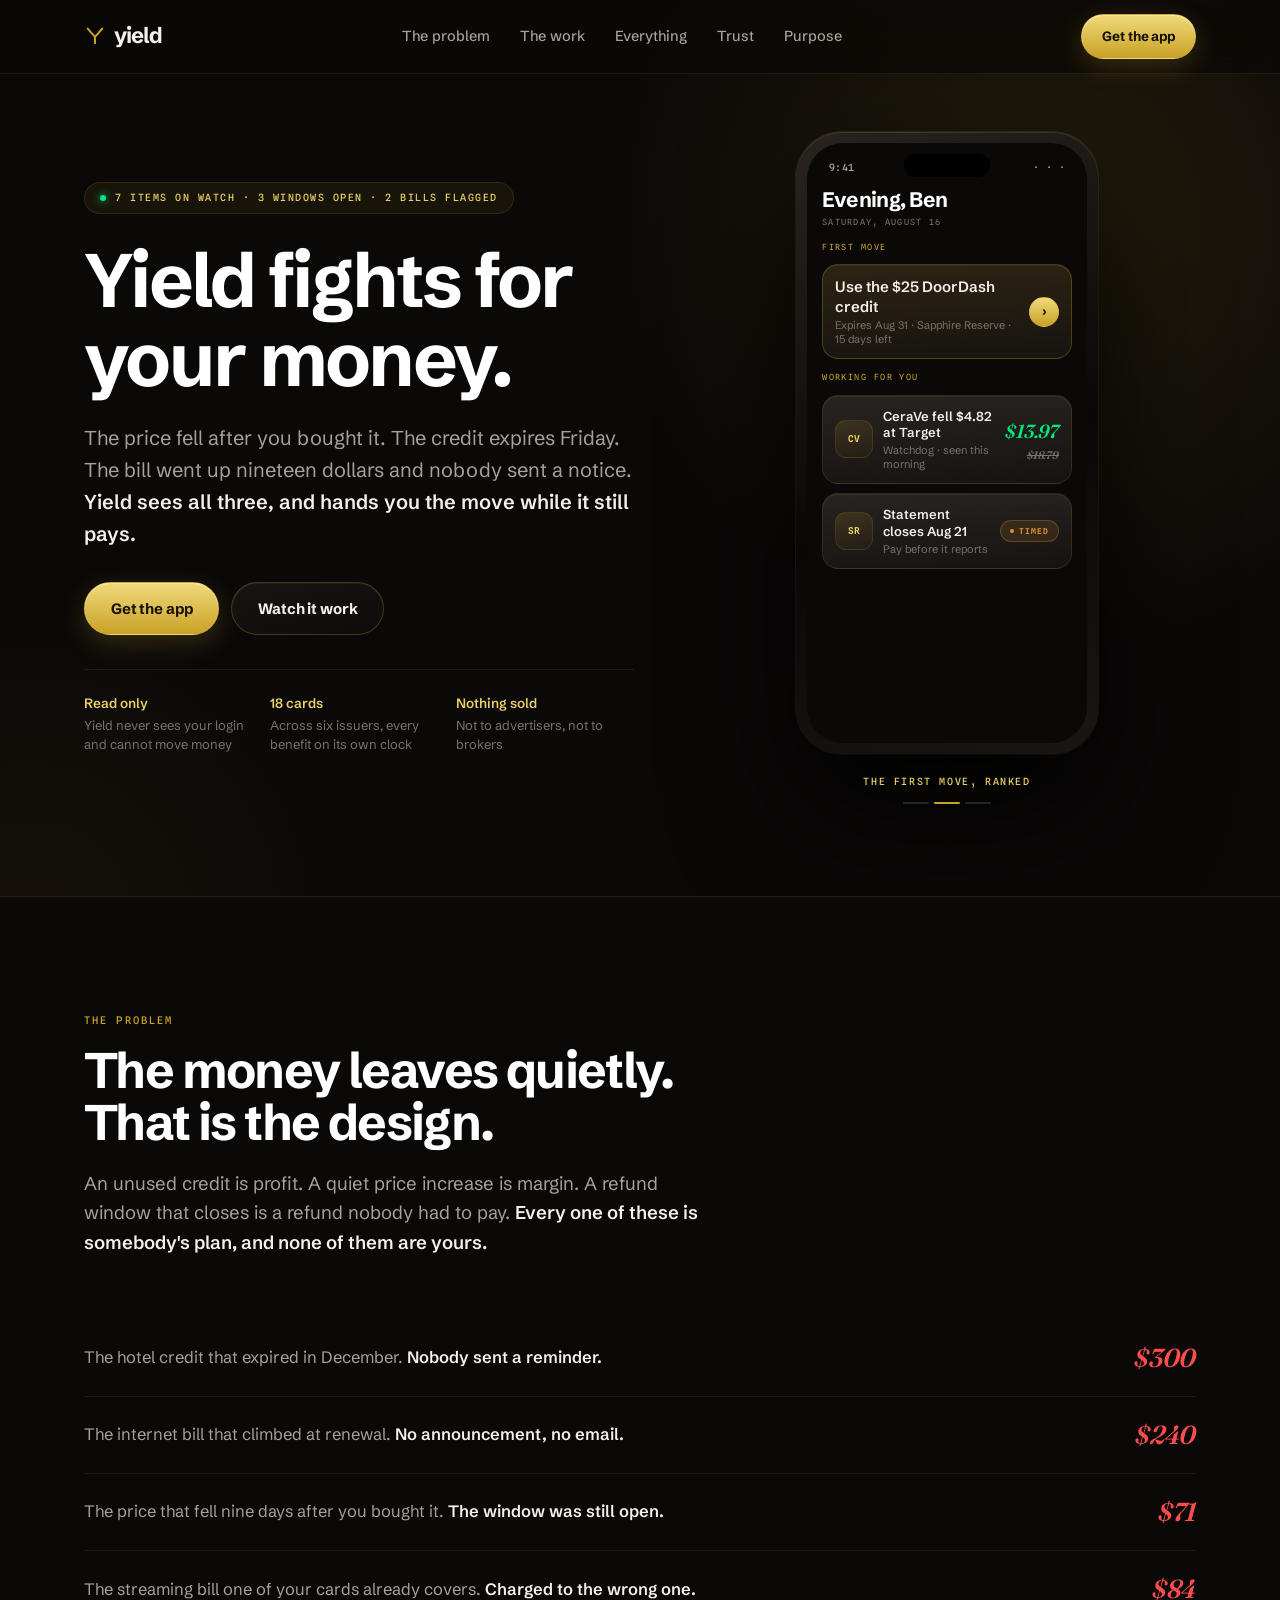
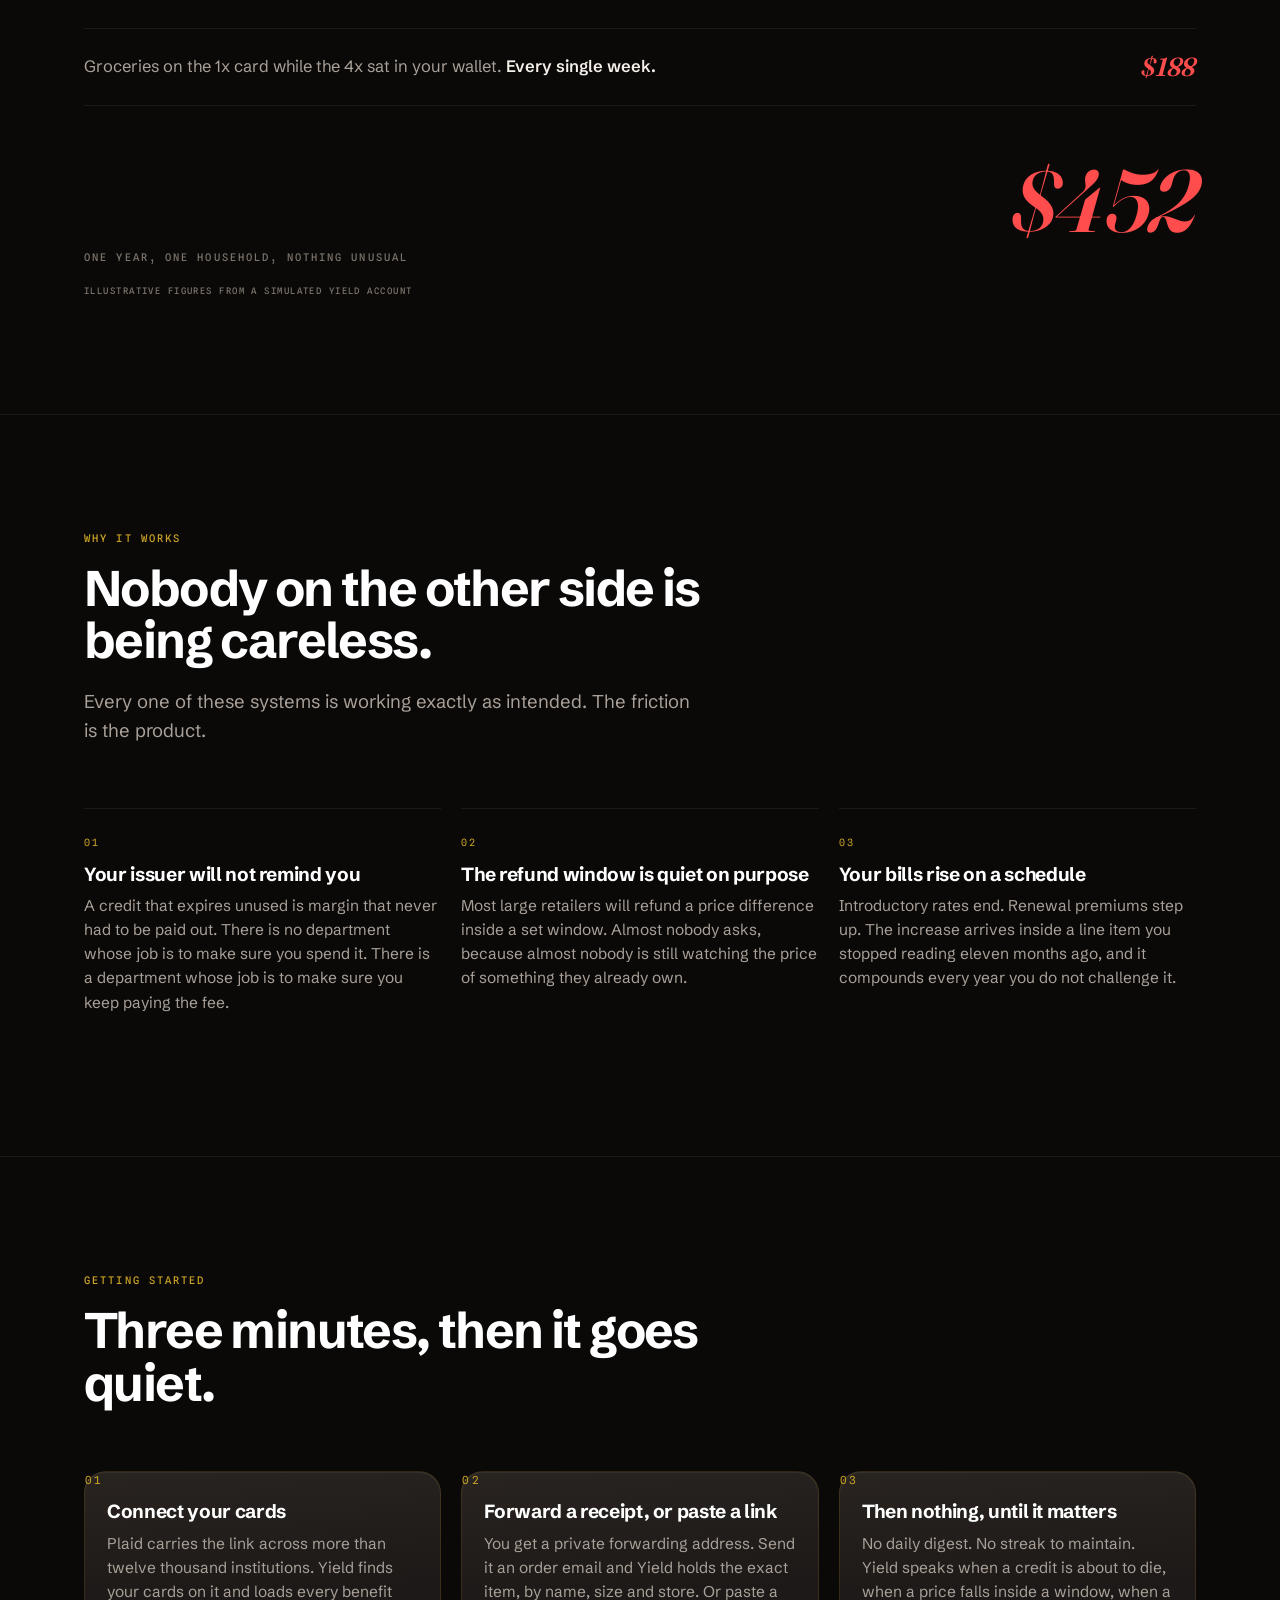
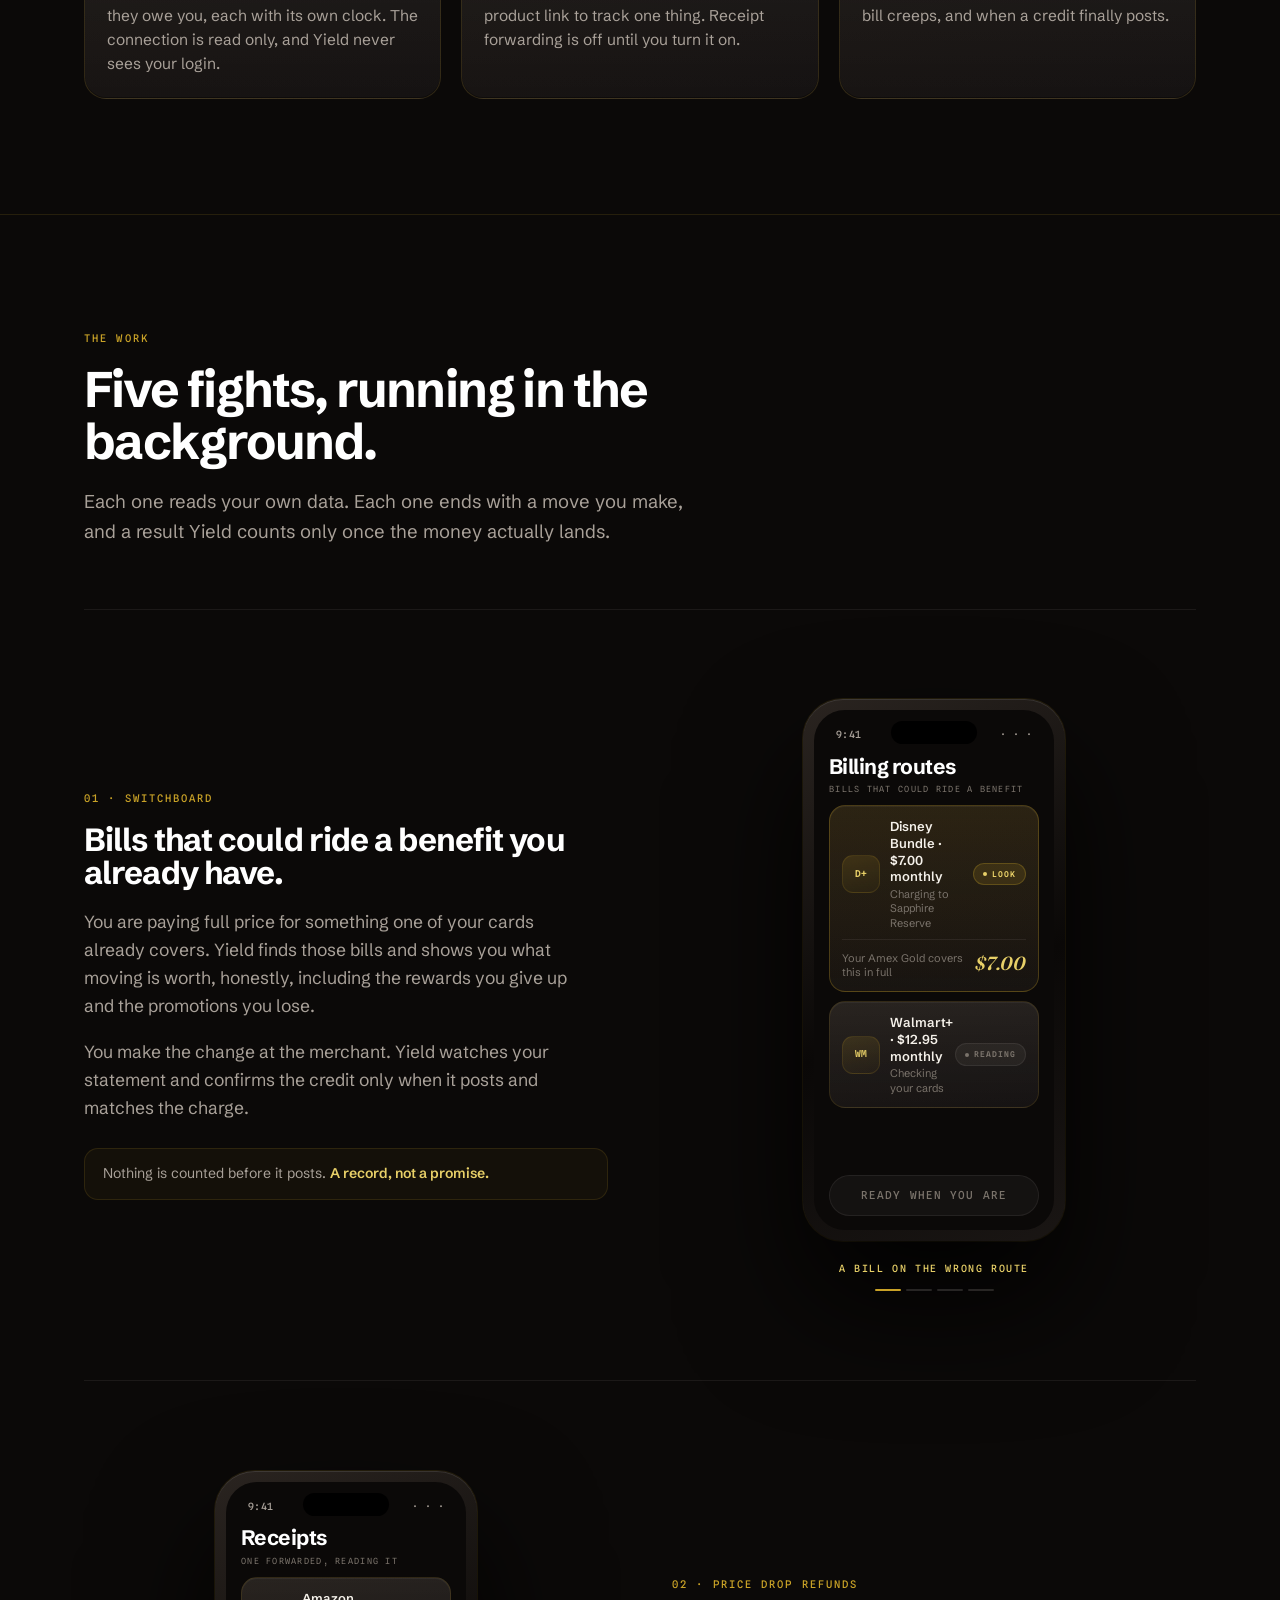
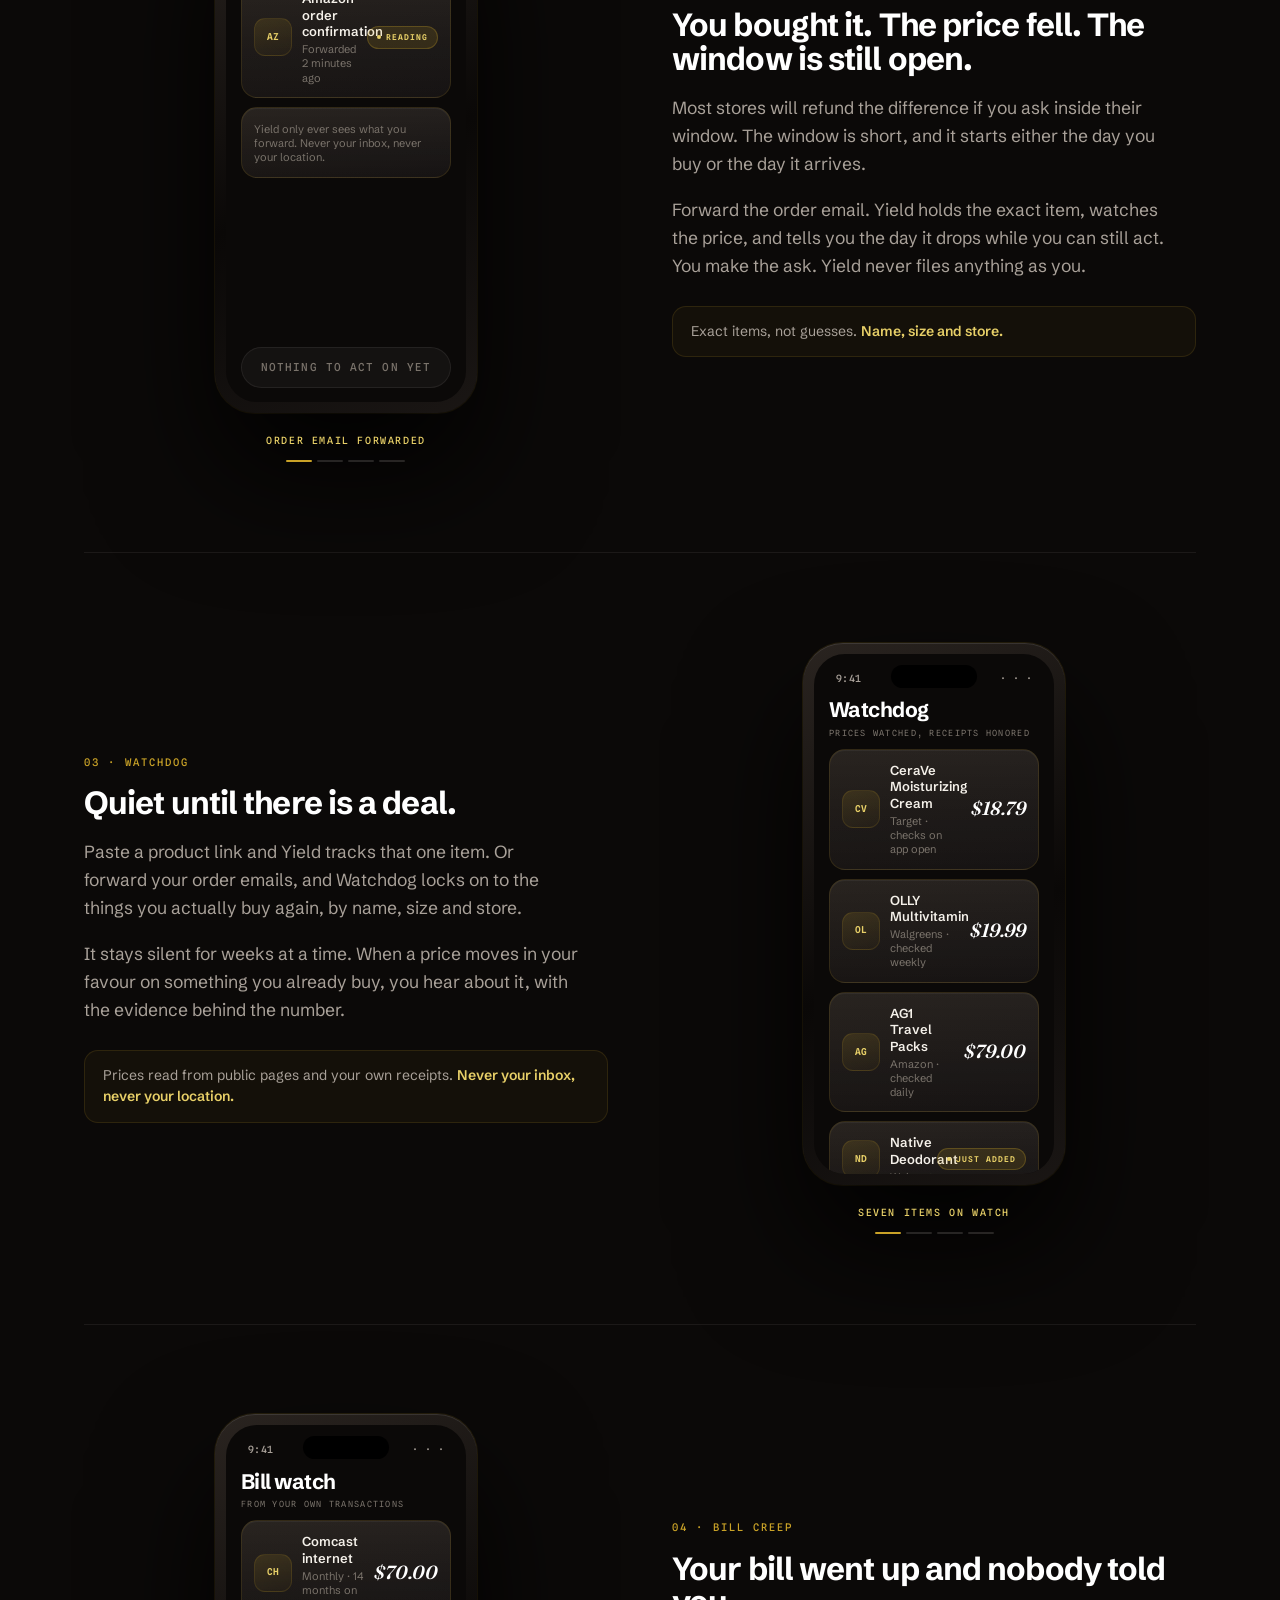
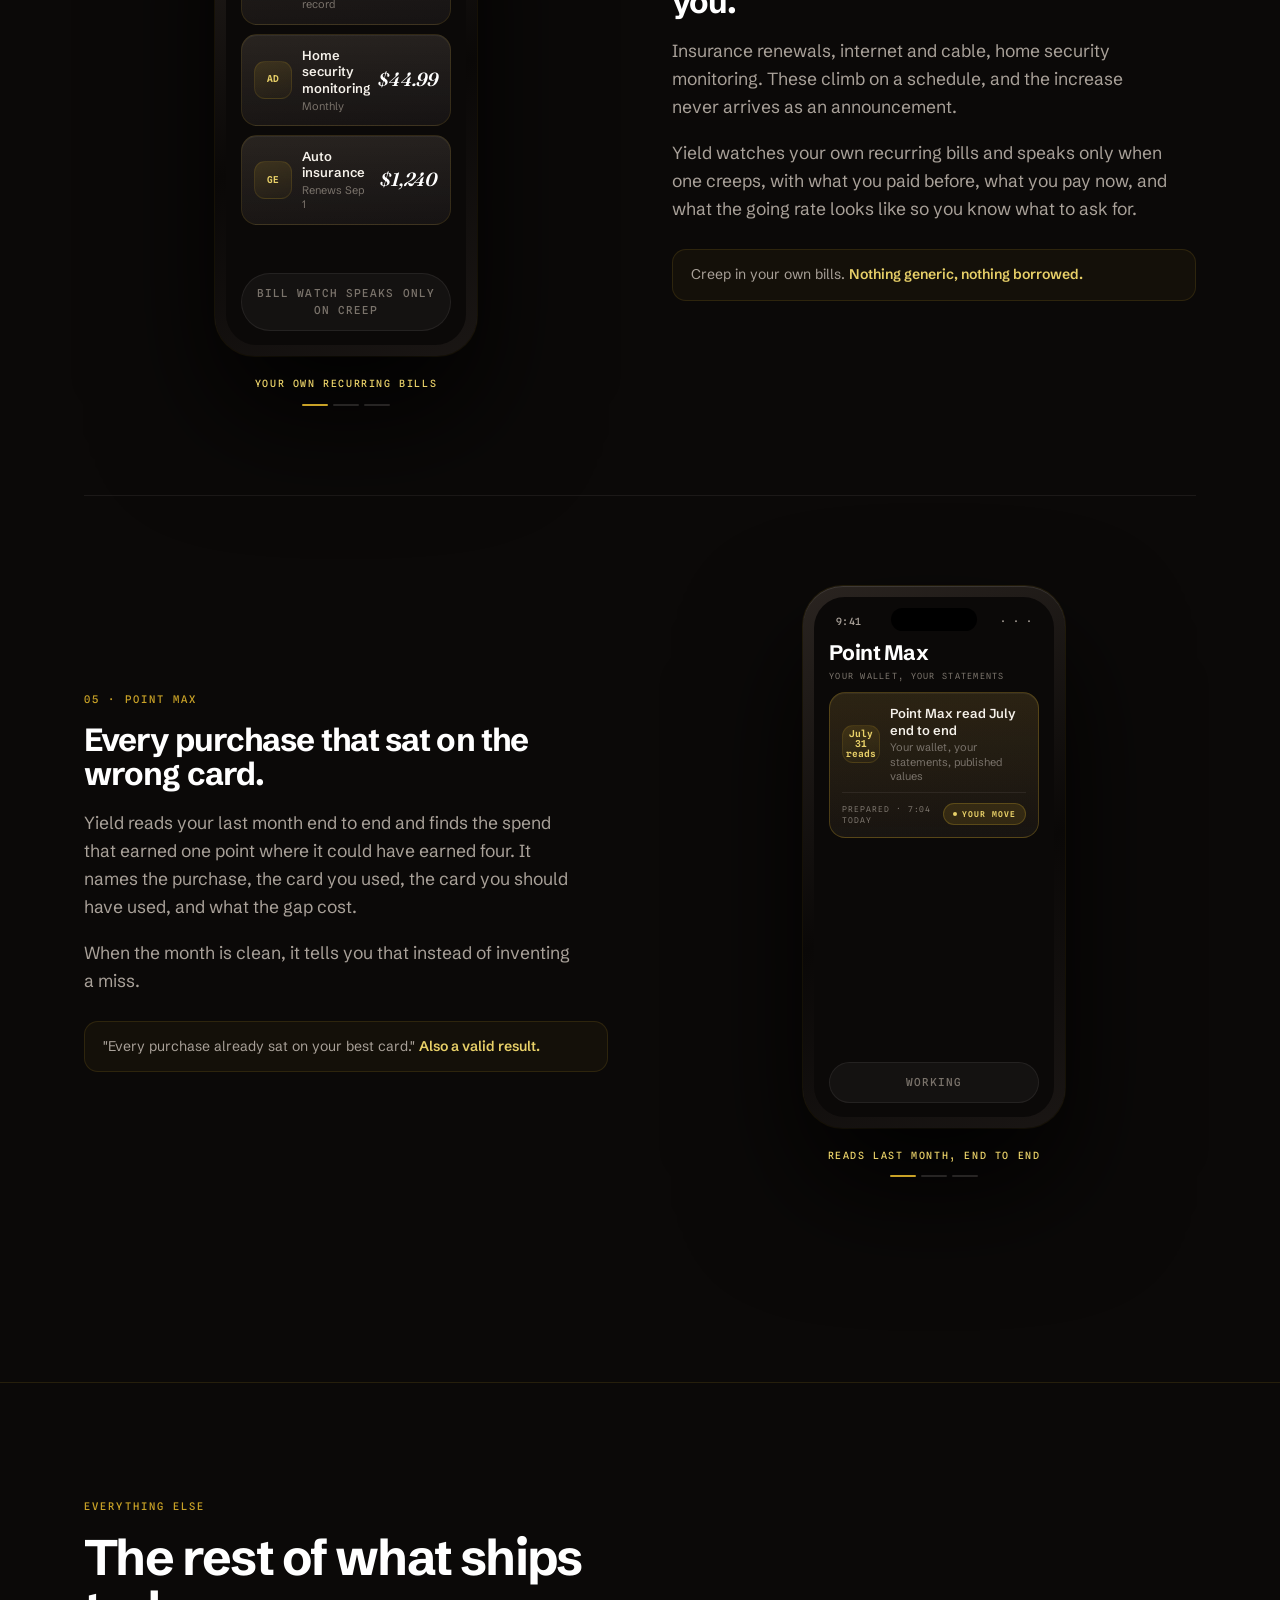
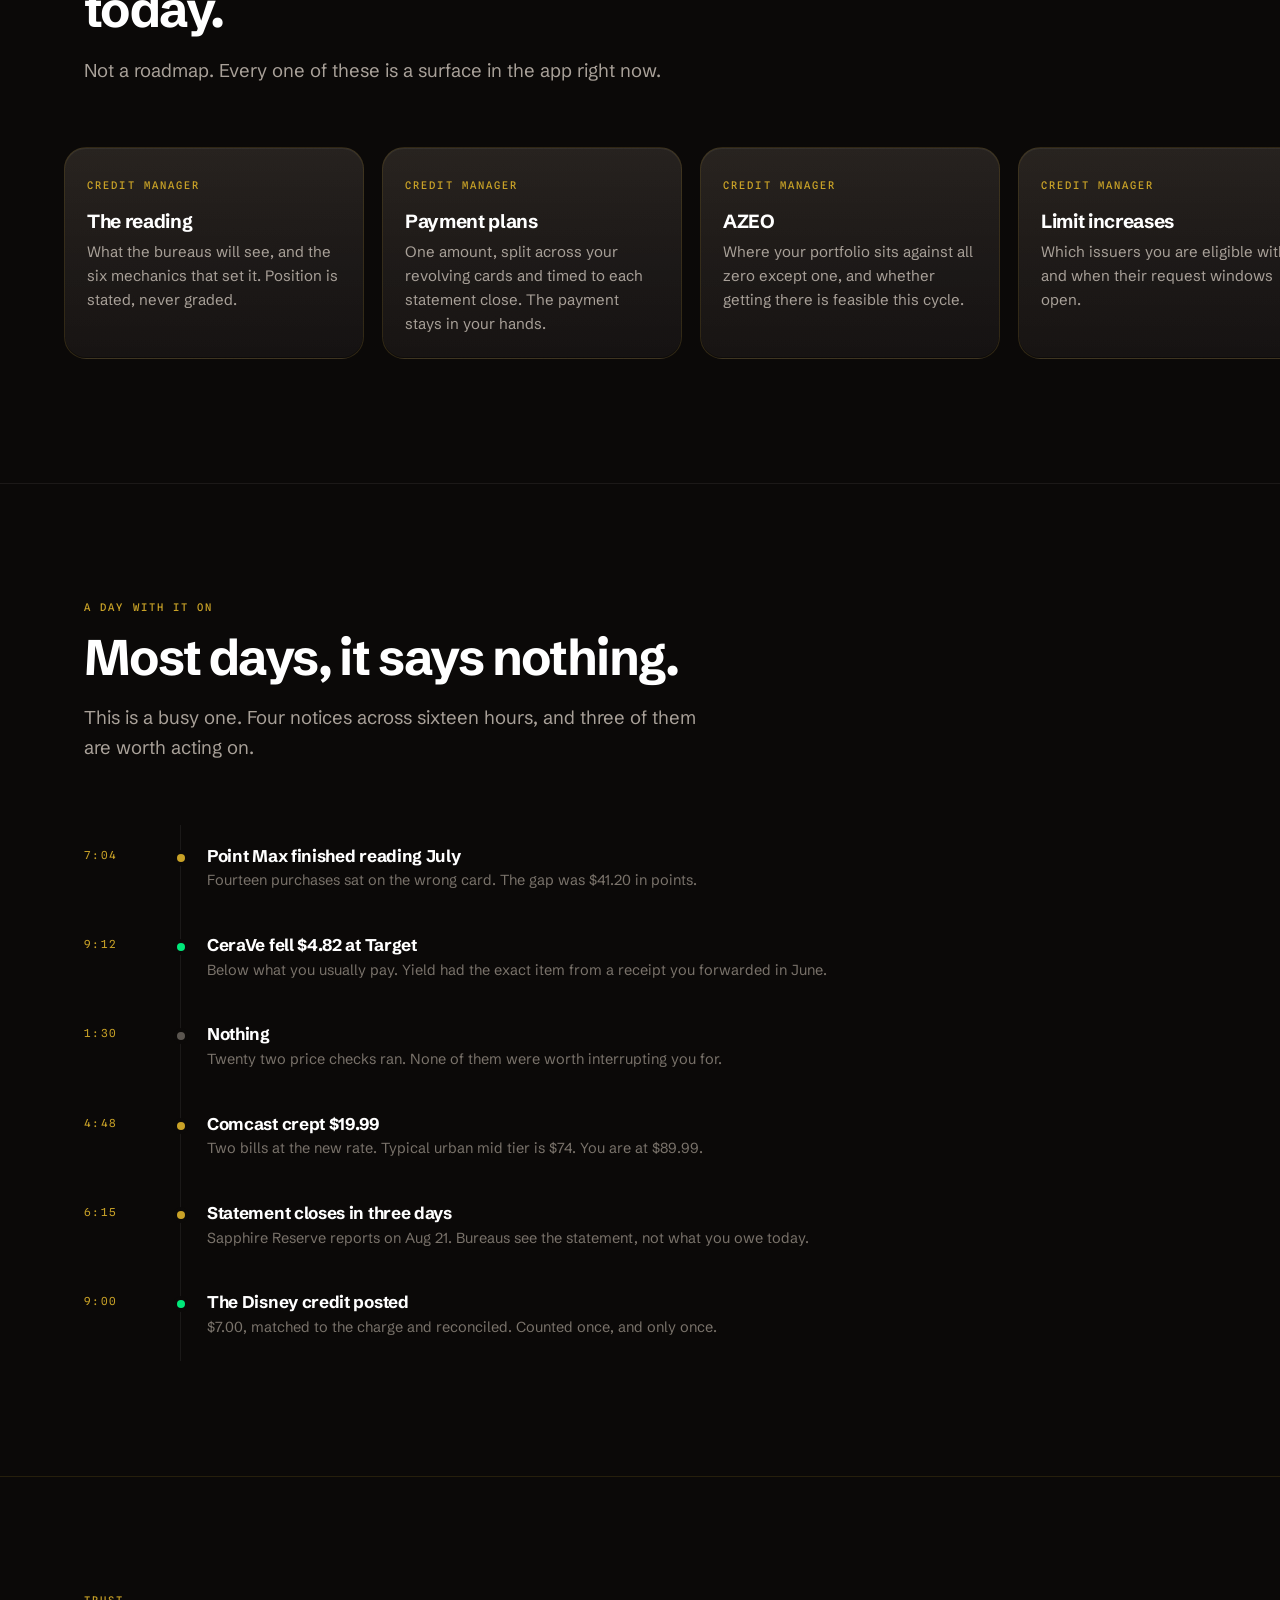
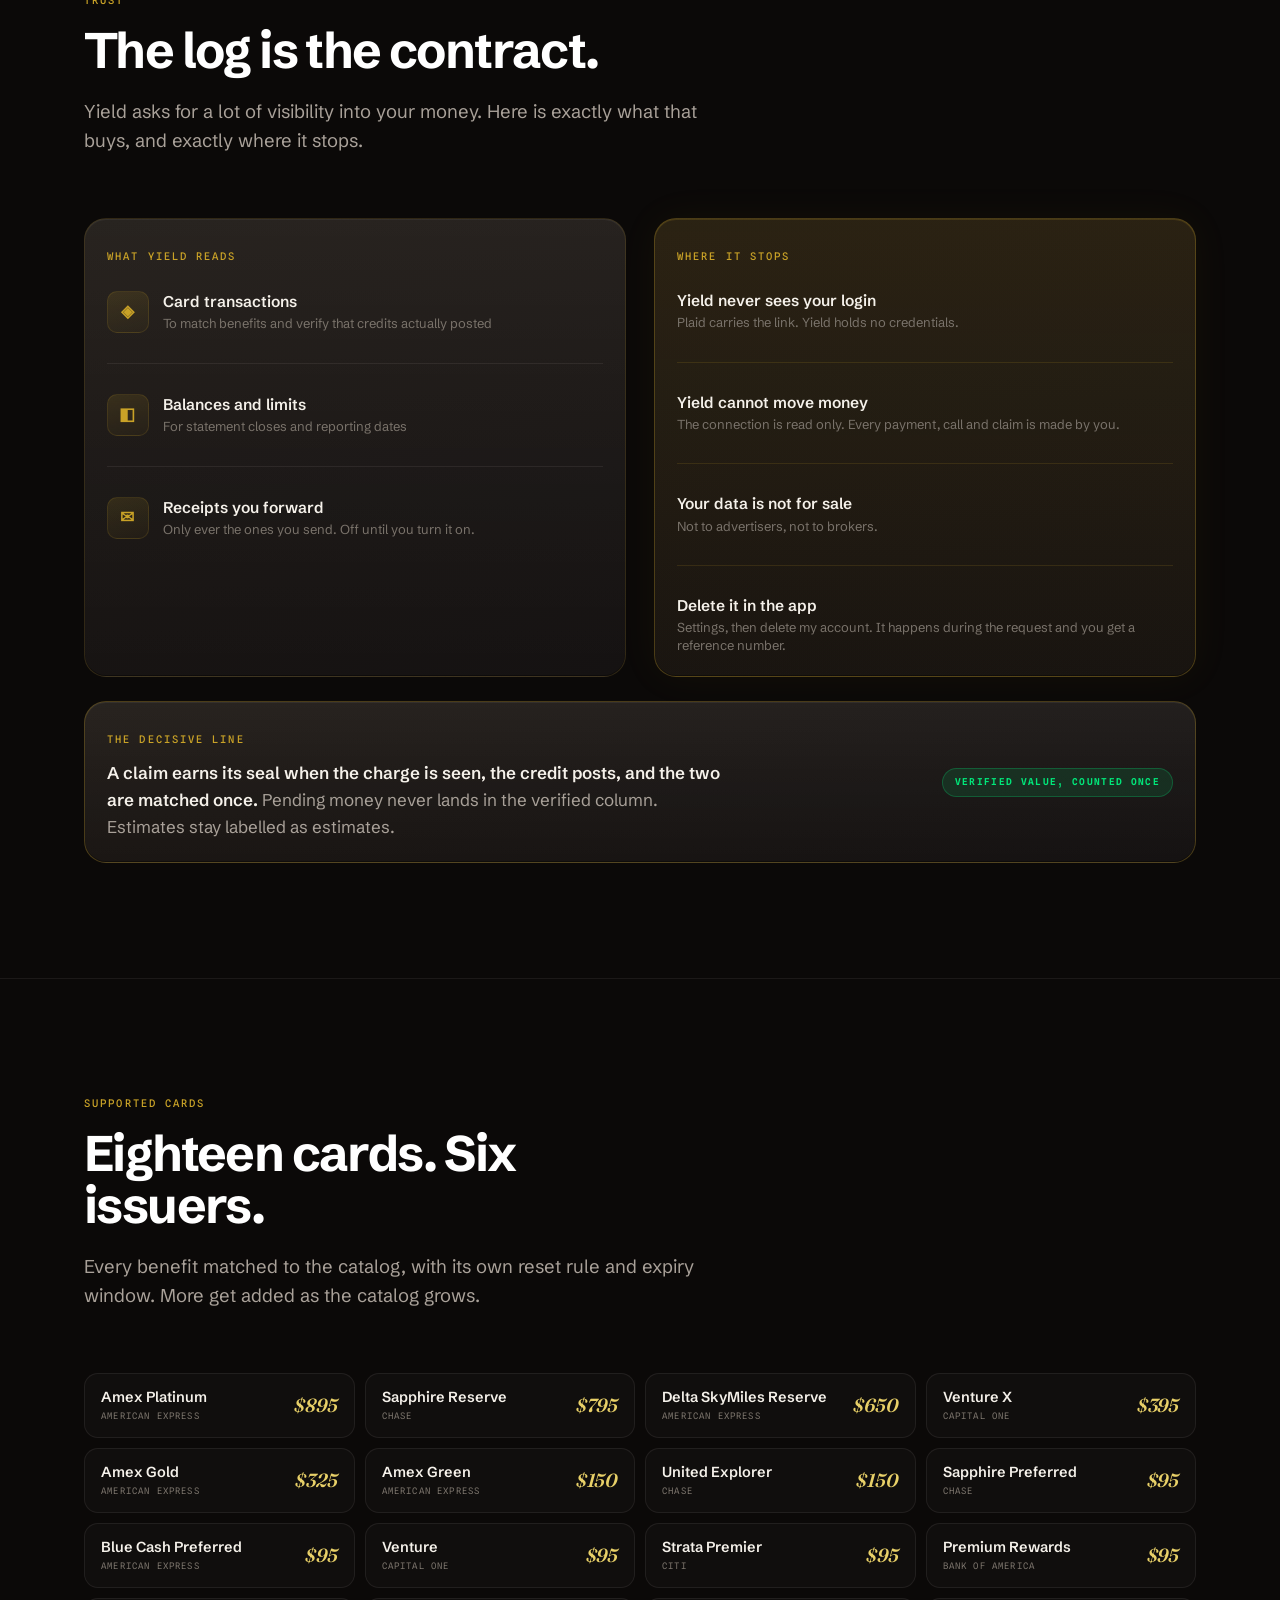
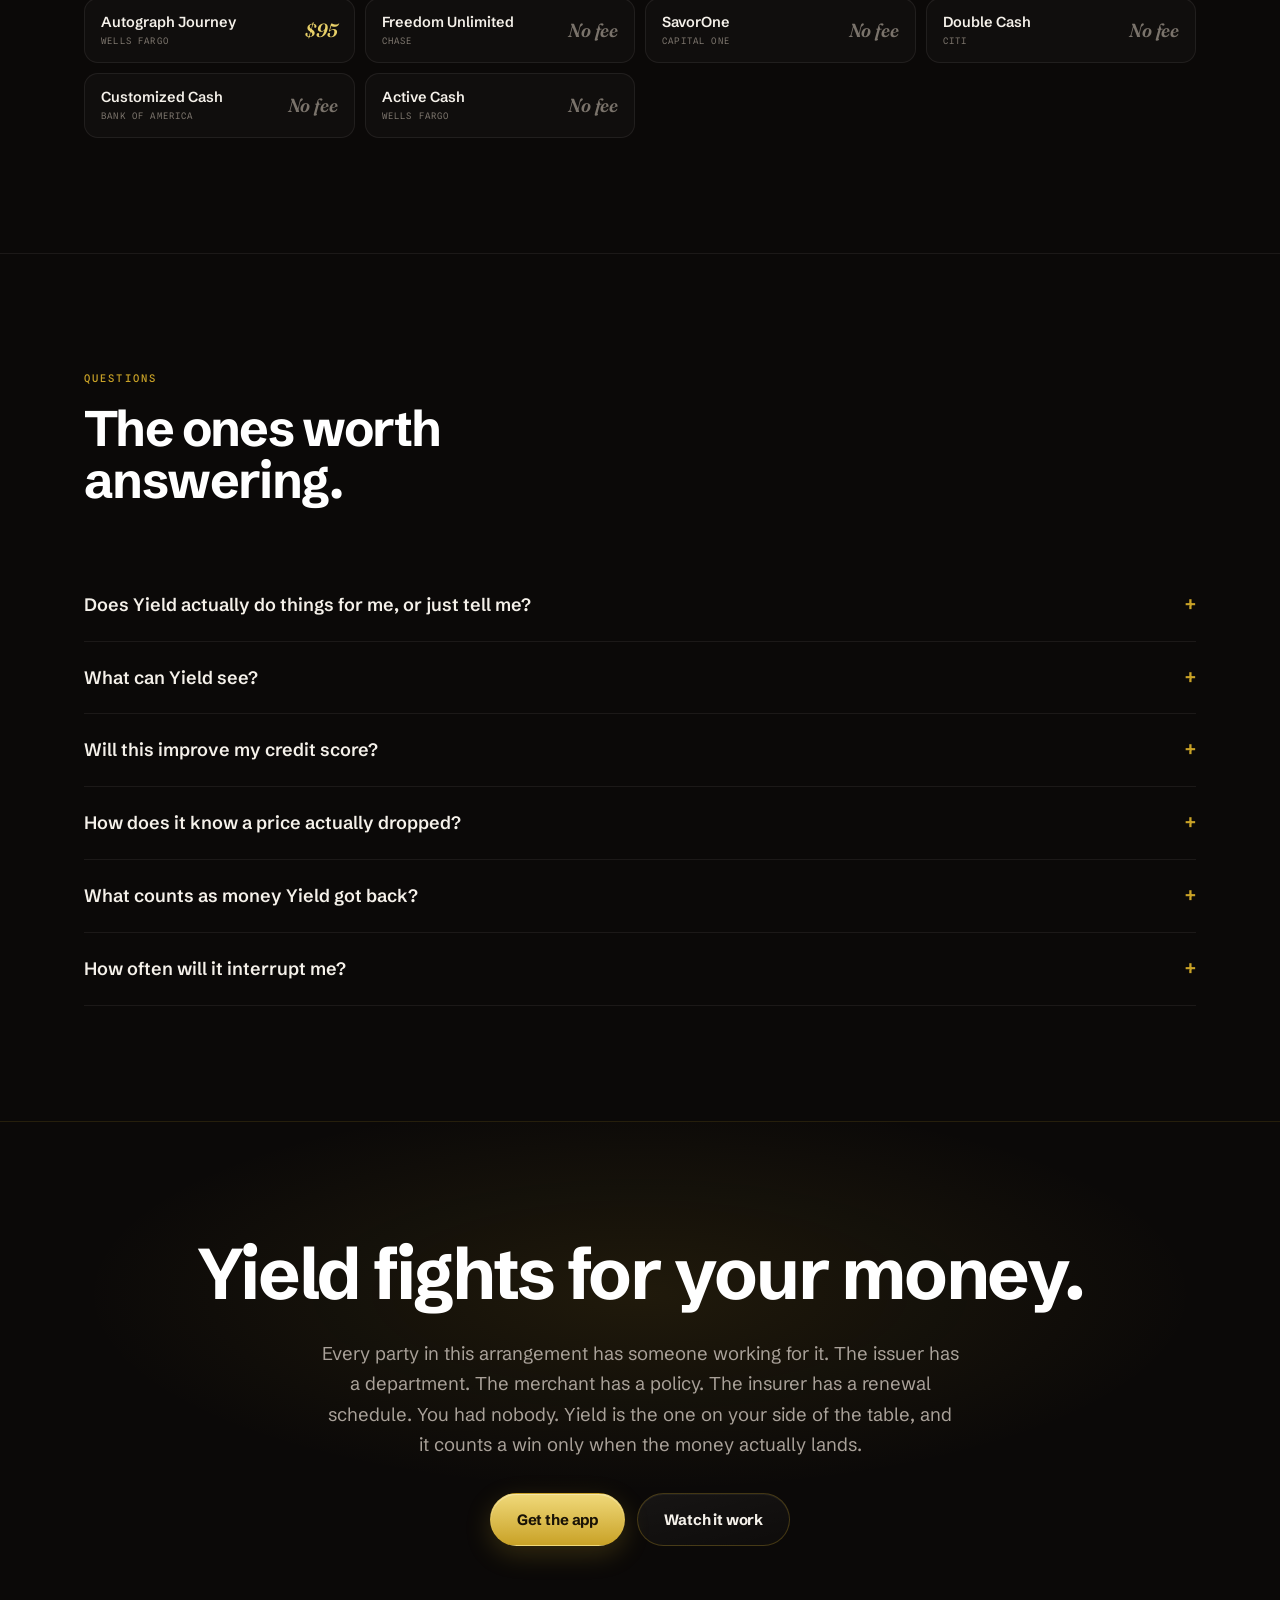
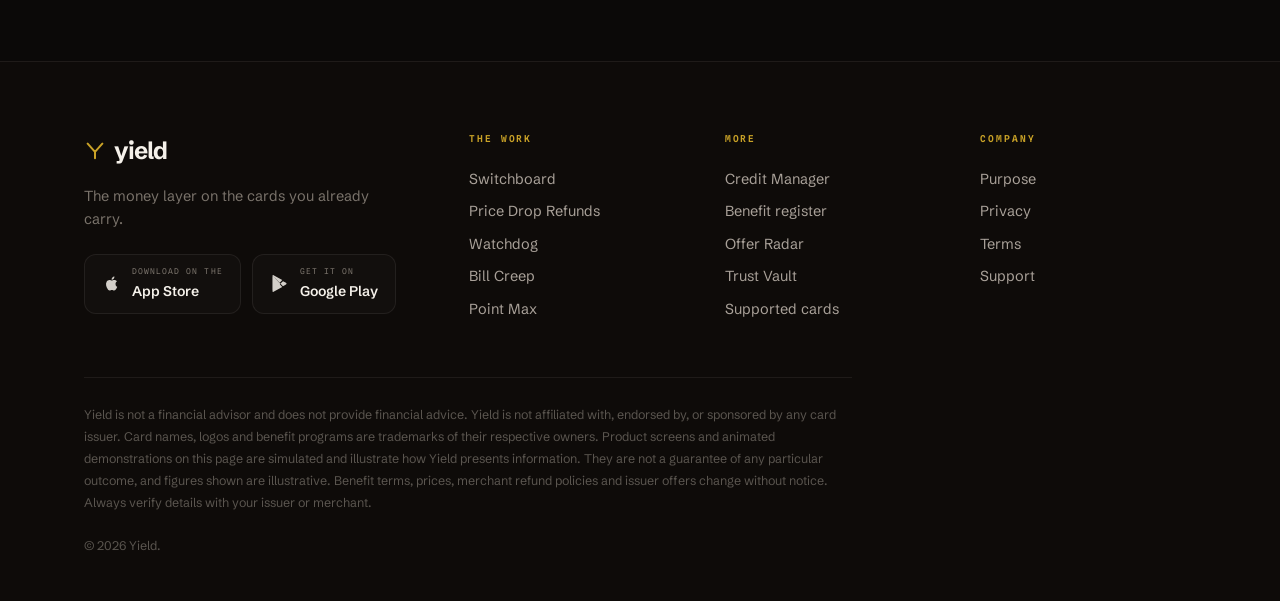
<file: mockups/B-product.html>
<!doctype html>
<html lang="en">
<head>
<meta charset="utf-8">
<meta name="viewport" content="width=device-width,initial-scale=1">
<title>Yield — Direction B · Product</title>
<link rel="preconnect" href="https://fonts.googleapis.com">
<link rel="preconnect" href="https://fonts.gstatic.com" crossorigin>
<link href="https://fonts.googleapis.com/css2?family=Fraunces:ital,opsz,wght@0,9..144,300..900;1,9..144,300..900&family=Schibsted+Grotesk:wght@400..800&family=Spline+Sans+Mono:wght@400;500;600&display=swap" rel="stylesheet">
<script>document.documentElement.className="js"</script>
<link rel="stylesheet" href="yield-meridian.css">
<style>
/* ── direction B: product forward. The device is the argument. ── */
header{padding:132px 0 92px;position:relative;overflow:hidden}
.halo{position:absolute;width:1000px;height:1000px;right:-260px;top:-280px;
  background:radial-gradient(circle,rgba(201,162,39,.13),transparent 62%);pointer-events:none}
.halo2{position:absolute;width:700px;height:700px;left:-320px;bottom:-380px;
  background:radial-gradient(circle,rgba(201,162,39,.06),transparent 65%);pointer-events:none}
.hero{display:grid;grid-template-columns:1.05fr .95fr;gap:clamp(28px,5vw,64px);align-items:center;position:relative}
.hero h1{font-size:clamp(42px,5.9vw,76px)}
.hero .lede{font-size:20px;color:var(--grey);max-width:47ch;margin-top:24px;line-height:1.6}
.hero .lede b{color:var(--bone);font-weight:600}
.tagline{display:inline-flex;align-items:center;gap:9px;border:1px solid var(--hair);
  padding:7px 15px;border-radius:999px;margin-bottom:26px;background:rgba(201,162,39,.07)}
.tagline .dot{width:6px;height:6px;border-radius:50%;background:var(--green);box-shadow:0 0 9px var(--green)}
.tagline span{font-family:var(--mono);font-size:10px;letter-spacing:.15em;text-transform:uppercase;color:var(--gold-l);font-weight:500}
.trust-strip{display:flex;gap:26px;margin-top:34px;flex-wrap:wrap;padding-top:24px;border-top:1px solid var(--hair-n)}
.trust-strip div{font-size:13px;color:var(--muted);max-width:20ch;line-height:1.45}
.trust-strip b{color:var(--gold-l);font-weight:600;display:block;font-size:13.5px;margin-bottom:2px}
@media(max-width:940px){.hero{grid-template-columns:1fr}header{padding:112px 0 60px}}

/* problem */
.leak-list > div{display:grid;grid-template-columns:1fr auto;gap:20px;align-items:center;
  padding:18px 0;border-bottom:1px solid var(--hair-n)}
.leak-list .w{font-size:16.5px;color:var(--grey);line-height:1.45}
.leak-list .w b{color:var(--bone);font-weight:600}
.leak-total{display:flex;justify-content:space-between;align-items:flex-end;gap:20px;flex-wrap:wrap;padding-top:26px}

/* incentive columns */
.why-col{padding:26px 0;border-top:1px solid var(--hair-n)}
.why-col .n{font-family:var(--mono);font-size:10px;letter-spacing:.2em;color:var(--gold);margin-bottom:14px}
.why-col h4{margin-bottom:10px}
.why-col p{color:var(--grey);font-size:15.5px;line-height:1.55}

/* steps */
.step-card{position:relative;padding-top:30px}
.step-card .num{position:absolute;top:0;left:0;font-family:var(--mono);font-size:11px;
  letter-spacing:.2em;color:var(--gold)}
.step-card h4{margin-bottom:10px}
.step-card p{color:var(--grey);font-size:15.5px}

/* features */
.feat{display:grid;grid-template-columns:1fr 1fr;gap:clamp(28px,5vw,80px);align-items:center;
  padding:clamp(56px,7vw,90px) 0;border-top:1px solid var(--hair-n)}
.feat.rev .txt{order:2}
.feat .txt .lab{display:block;margin-bottom:16px}
.feat .txt p{color:var(--grey);font-size:17.5px;margin-top:18px;max-width:45ch;line-height:1.6}
.feat .rail-note{margin-top:26px;padding:14px 18px;border-radius:var(--r-sm);
  background:rgba(201,162,39,.05);border:1px solid var(--hair);font-size:14px;color:var(--grey)}
.feat .rail-note b{color:var(--gold-l);font-weight:600}
.feat .stage{display:flex;justify-content:center}
@media(max-width:940px){.feat{grid-template-columns:1fr}.feat.rev .txt{order:0}}

/* day timeline */
.day{display:grid;grid-template-columns:96px 1fr;gap:0}
.day-time{font-family:var(--mono);font-size:11px;letter-spacing:.13em;color:var(--gold);
  padding:22px 0;text-transform:uppercase}
.day-item{padding:22px 0 22px 26px;border-left:1px solid var(--hair-n);position:relative}
.day-item::before{content:"";position:absolute;left:-4.5px;top:29px;width:8px;height:8px;
  border-radius:50%;background:var(--gold);box-shadow:0 0 0 4px var(--ground)}
.day-item.q::before{background:var(--faint)}
.day-item.g::before{background:var(--green)}
.day-item h4{font-size:17px;margin-bottom:5px}
.day-item p{color:var(--muted);font-size:14.5px}
@media(max-width:620px){.day{grid-template-columns:70px 1fr}}

/* cards catalogue */
.cardgrid{display:grid;grid-template-columns:repeat(auto-fill,minmax(215px,1fr));gap:10px}
.cardrow{display:flex;justify-content:space-between;align-items:center;gap:12px;
  padding:14px 16px;border-radius:var(--r-sm);border:1px solid var(--hair-n);
  background:rgba(255,255,255,.022);transition:.25s var(--ease)}
.cardrow:hover{border-color:var(--hair-str);background:rgba(201,162,39,.05)}
.cardrow .cn{font-size:14.5px;font-weight:600;color:var(--bone);line-height:1.25}
.cardrow .ci{font-family:var(--mono);font-size:9px;letter-spacing:.13em;text-transform:uppercase;color:var(--muted);margin-top:3px}

/* faq */
details{border-bottom:1px solid var(--hair-n)}
details summary{cursor:pointer;list-style:none;padding:22px 0;display:flex;justify-content:space-between;
  align-items:center;gap:20px;font-size:18px;font-weight:600;color:var(--bone);transition:color .2s}
details summary::-webkit-details-marker{display:none}
details summary:hover{color:var(--gold-l)}
details summary .plus{font-family:var(--mono);color:var(--gold);flex:none;transition:transform .3s var(--ease)}
details[open] summary .plus{transform:rotate(45deg)}
details .ans{padding:0 0 24px;color:var(--grey);font-size:16px;max-width:74ch;line-height:1.65}

/* purpose */
.purpose{text-align:center;background:radial-gradient(ellipse 62% 52% at 50% 32%,rgba(201,162,39,.11),transparent 70%)}
.purpose h2{font-size:clamp(36px,5.6vw,74px);line-height:1.02}
.purpose p{color:var(--grey);font-size:18.5px;max-width:58ch;margin:28px auto 0;line-height:1.65}
</style>
</head>
<body>

<nav>
  <div class="nav-in">
    <a href="#" class="mark">
      <svg class="y" viewBox="0 0 24 24" fill="none"><path d="M4 4l8 9 8-9M12 13v7" stroke="#C9A227" stroke-width="2.2" stroke-linecap="round" stroke-linejoin="round"/></svg>
      yield
    </a>
    <div class="nav-links">
      <a href="#problem">The problem</a><a href="#work">The work</a><a href="#all">Everything</a>
      <a href="#trust">Trust</a><a href="#purpose">Purpose</a>
    </div>
    <a class="btn sm" onclick="soon()">Get the app</a>
  </div>
</nav>

<!-- ══ HERO ══ -->
<header>
  <div class="halo"></div><div class="halo2"></div>
  <div class="wrap">
    <div class="hero">
      <div class="rv">
        <div class="tagline"><i class="dot"></i><span>7 items on watch · 3 windows open · 2 bills flagged</span></div>
        <h1>Yield fights for your money.</h1>
        <p class="lede">The price fell after you bought it. The credit expires Friday. The bill went up nineteen dollars and nobody sent a notice. <b>Yield sees all three, and hands you the move while it still pays.</b></p>
        <div class="flexrow mt32">
          <a class="btn" onclick="soon()">Get the app</a>
          <a class="btn ghost" href="#work">Watch it work</a>
        </div>
        <div class="trust-strip">
          <div><b>Read only</b>Yield never sees your login and cannot move money</div>
          <div><b>18 cards</b>Across six issuers, every benefit on its own clock</div>
          <div><b>Nothing sold</b>Not to advertisers, not to brokers</div>
        </div>
      </div>
      <div class="rv" style="transition-delay:.12s">
        <div class="demo">
          <div class="device"><div class="screen"><div class="notch"></div>
            <div class="sbar"><span>9:41</span><span>· · ·</span></div>
            <div class="scr" data-demo="home"></div>
          </div></div>
          <div class="demo-cap"><div class="step"></div><div class="ticks"></div></div>
        </div>
      </div>
    </div>
  </div>
</header>

<!-- ══ THE PROBLEM ══ -->
<section class="sec sec-gold" id="problem">
  <div class="wrap">
    <div class="sec-head rv">
      <span class="lab gold">The problem</span>
      <h2>The money leaves quietly.<br>That is the design.</h2>
      <p>An unused credit is profit. A quiet price increase is margin. A refund window that closes is a refund nobody had to pay. <b>Every one of these is somebody's plan, and none of them are yours.</b></p>
    </div>

    <div class="leak-list" data-stagger="300">
      <div><div class="w">The hotel credit that expired in December. <b>Nobody sent a reminder.</b></div><div class="mv md r">$300</div></div>
      <div><div class="w">The internet bill that climbed at renewal. <b>No announcement, no email.</b></div><div class="mv md r">$240</div></div>
      <div><div class="w">The price that fell nine days after you bought it. <b>The window was still open.</b></div><div class="mv md r">$71</div></div>
      <div><div class="w">The streaming bill one of your cards already covers. <b>Charged to the wrong one.</b></div><div class="mv md r">$84</div></div>
      <div><div class="w">Groceries on the 1x card while the 4x sat in your wallet. <b>Every single week.</b></div><div class="mv md r">$188</div></div>
    </div>
    <div class="leak-total rv">
      <div><span class="lab">One year, one household, nothing unusual</span></div>
      <div class="mv xl r" data-count="883" data-pre="$" data-delay="1500">$0</div>
    </div>
    <p class="lab sm mt16">Illustrative figures from a simulated Yield account</p>
  </div>
</section>

<!-- ══ WHY ══ -->
<section class="sec sec-hair">
  <div class="wrap">
    <div class="sec-head rv">
      <span class="lab gold">Why it works</span>
      <h2>Nobody on the other side is being careless.</h2>
      <p>Every one of these systems is working exactly as intended. The friction is the product.</p>
    </div>
    <div class="grid-3">
      <div class="why-col rv">
        <div class="n">01</div>
        <h4>Your issuer will not remind you</h4>
        <p>A credit that expires unused is margin that never had to be paid out. There is no department whose job is to make sure you spend it. There is a department whose job is to make sure you keep paying the fee.</p>
      </div>
      <div class="why-col rv" style="transition-delay:.08s">
        <div class="n">02</div>
        <h4>The refund window is quiet on purpose</h4>
        <p>Most large retailers will refund a price difference inside a set window. Almost nobody asks, because almost nobody is still watching the price of something they already own.</p>
      </div>
      <div class="why-col rv" style="transition-delay:.16s">
        <div class="n">03</div>
        <h4>Your bills rise on a schedule</h4>
        <p>Introductory rates end. Renewal premiums step up. The increase arrives inside a line item you stopped reading eleven months ago, and it compounds every year you do not challenge it.</p>
      </div>
    </div>
  </div>
</section>

<!-- ══ HOW IT STARTS ══ -->
<section class="sec sec-hair">
  <div class="wrap">
    <div class="sec-head rv">
      <span class="lab gold">Getting started</span>
      <h2>Three minutes, then it goes quiet.</h2>
    </div>
    <div class="grid-3">
      <div class="tile step-card rv">
        <div class="num">01</div>
        <h4>Connect your cards</h4>
        <p>Plaid carries the link across more than twelve thousand institutions. Yield finds your cards on it and loads every benefit they owe you, each with its own clock. The connection is read only, and Yield never sees your login.</p>
      </div>
      <div class="tile step-card rv" style="transition-delay:.08s">
        <div class="num">02</div>
        <h4>Forward a receipt, or paste a link</h4>
        <p>You get a private forwarding address. Send it an order email and Yield holds the exact item, by name, size and store. Or paste a product link to track one thing. Receipt forwarding is off until you turn it on.</p>
      </div>
      <div class="tile step-card rv" style="transition-delay:.16s">
        <div class="num">03</div>
        <h4>Then nothing, until it matters</h4>
        <p>No daily digest. No streak to maintain. Yield speaks when a credit is about to die, when a price falls inside a window, when a bill creeps, and when a credit finally posts.</p>
      </div>
    </div>
  </div>
</section>

<!-- ══ THE WORK ══ -->
<section class="sec sec-gold" id="work">
  <div class="wrap">
    <div class="sec-head rv">
      <span class="lab gold">The work</span>
      <h2>Five fights, running in the background.</h2>
      <p>Each one reads your own data. Each one ends with a move you make, and a result Yield counts only once the money actually lands.</p>
    </div>

    <div class="feat">
      <div class="txt rv">
        <span class="lab gold">01 · Switchboard</span>
        <h3>Bills that could ride a benefit you already have.</h3>
        <p>You are paying full price for something one of your cards already covers. Yield finds those bills and shows you what moving is worth, honestly, including the rewards you give up and the promotions you lose.</p>
        <p>You make the change at the merchant. Yield watches your statement and confirms the credit only when it posts and matches the charge.</p>
        <div class="rail-note">Nothing is counted before it posts. <b>A record, not a promise.</b></div>
      </div>
      <div class="stage rv" style="transition-delay:.1s">
        <div class="demo">
          <div class="device sm"><div class="screen"><div class="notch"></div>
            <div class="sbar"><span>9:41</span><span>· · ·</span></div>
            <div class="scr" data-demo="switchboard"></div></div></div>
          <div class="demo-cap"><div class="step"></div><div class="ticks"></div></div>
        </div>
      </div>
    </div>

    <div class="feat rev">
      <div class="txt rv">
        <span class="lab gold">02 · Price Drop Refunds</span>
        <h3>You bought it. The price fell. The window is still open.</h3>
        <p>Most stores will refund the difference if you ask inside their window. The window is short, and it starts either the day you buy or the day it arrives.</p>
        <p>Forward the order email. Yield holds the exact item, watches the price, and tells you the day it drops while you can still act. You make the ask. Yield never files anything as you.</p>
        <div class="rail-note">Exact items, not guesses. <b>Name, size and store.</b></div>
      </div>
      <div class="stage rv" style="transition-delay:.1s">
        <div class="demo">
          <div class="device sm"><div class="screen"><div class="notch"></div>
            <div class="sbar"><span>9:41</span><span>· · ·</span></div>
            <div class="scr" data-demo="pricedrop"></div></div></div>
          <div class="demo-cap"><div class="step"></div><div class="ticks"></div></div>
        </div>
      </div>
    </div>

    <div class="feat">
      <div class="txt rv">
        <span class="lab gold">03 · Watchdog</span>
        <h3>Quiet until there is a deal.</h3>
        <p>Paste a product link and Yield tracks that one item. Or forward your order emails, and Watchdog locks on to the things you actually buy again, by name, size and store.</p>
        <p>It stays silent for weeks at a time. When a price moves in your favour on something you already buy, you hear about it, with the evidence behind the number.</p>
        <div class="rail-note">Prices read from public pages and your own receipts. <b>Never your inbox, never your location.</b></div>
      </div>
      <div class="stage rv" style="transition-delay:.1s">
        <div class="demo">
          <div class="device sm"><div class="screen"><div class="notch"></div>
            <div class="sbar"><span>9:41</span><span>· · ·</span></div>
            <div class="scr" data-demo="watchdog"></div></div></div>
          <div class="demo-cap"><div class="step"></div><div class="ticks"></div></div>
        </div>
      </div>
    </div>

    <div class="feat rev">
      <div class="txt rv">
        <span class="lab gold">04 · Bill Creep</span>
        <h3>Your bill went up and nobody told you.</h3>
        <p>Insurance renewals, internet and cable, home security monitoring. These climb on a schedule, and the increase never arrives as an announcement.</p>
        <p>Yield watches your own recurring bills and speaks only when one creeps, with what you paid before, what you pay now, and what the going rate looks like so you know what to ask for.</p>
        <div class="rail-note">Creep in your own bills. <b>Nothing generic, nothing borrowed.</b></div>
      </div>
      <div class="stage rv" style="transition-delay:.1s">
        <div class="demo">
          <div class="device sm"><div class="screen"><div class="notch"></div>
            <div class="sbar"><span>9:41</span><span>· · ·</span></div>
            <div class="scr" data-demo="billcreep"></div></div></div>
          <div class="demo-cap"><div class="step"></div><div class="ticks"></div></div>
        </div>
      </div>
    </div>

    <div class="feat">
      <div class="txt rv">
        <span class="lab gold">05 · Point Max</span>
        <h3>Every purchase that sat on the wrong card.</h3>
        <p>Yield reads your last month end to end and finds the spend that earned one point where it could have earned four. It names the purchase, the card you used, the card you should have used, and what the gap cost.</p>
        <p>When the month is clean, it tells you that instead of inventing a miss.</p>
        <div class="rail-note">"Every purchase already sat on your best card." <b>Also a valid result.</b></div>
      </div>
      <div class="stage rv" style="transition-delay:.1s">
        <div class="demo">
          <div class="device sm"><div class="screen"><div class="notch"></div>
            <div class="sbar"><span>9:41</span><span>· · ·</span></div>
            <div class="scr" data-demo="pointmax"></div></div></div>
          <div class="demo-cap"><div class="step"></div><div class="ticks"></div></div>
        </div>
      </div>
    </div>
  </div>
</section>

<!-- ══ EVERYTHING · horizontal rail ══ -->
<section class="sec sec-gold" id="all">
  <div class="wrap">
    <div class="sec-head rv">
      <span class="lab gold">Everything else</span>
      <h2>The rest of what ships today.</h2>
      <p>Not a roadmap. Every one of these is a surface in the app right now.</p>
    </div>
  </div>
  <div class="wrap-wide rail-wrap" data-rail>
    <div class="rail">
      <div class="tile rail-card link"><span class="lab gold">Credit Manager</span><h4 class="mt16">The reading</h4>
        <p class="sub mt8" style="font-size:15px">What the bureaus will see, and the six mechanics that set it. Position is stated, never graded.</p></div>
      <div class="tile rail-card link"><span class="lab gold">Credit Manager</span><h4 class="mt16">Payment plans</h4>
        <p class="sub mt8" style="font-size:15px">One amount, split across your revolving cards and timed to each statement close. The payment stays in your hands.</p></div>
      <div class="tile rail-card link"><span class="lab gold">Credit Manager</span><h4 class="mt16">AZEO</h4>
        <p class="sub mt8" style="font-size:15px">Where your portfolio sits against all zero except one, and whether getting there is feasible this cycle.</p></div>
      <div class="tile rail-card link"><span class="lab gold">Credit Manager</span><h4 class="mt16">Limit increases</h4>
        <p class="sub mt8" style="font-size:15px">Which issuers you are eligible with, and when their request windows open.</p></div>
      <div class="tile rail-card link"><span class="lab gold">Credit Manager</span><h4 class="mt16">Credit Assurance</h4>
        <p class="sub mt8" style="font-size:15px">Watches whether your issuer reported a payment that met what each statement required, and keeps the proof row.</p></div>
      <div class="tile rail-card link"><span class="lab gold">Benefits</span><h4 class="mt16">Benefit register</h4>
        <p class="sub mt8" style="font-size:15px">Every credit on every card with its own clock. Reminders at fourteen, seven, three and one day.</p></div>
      <div class="tile rail-card link"><span class="lab gold">Benefits</span><h4 class="mt16">Expiring sprint</h4>
        <p class="sub mt8" style="font-size:15px">The credits that close this month, in the order they die.</p></div>
      <div class="tile rail-card link"><span class="lab gold">Benefits</span><h4 class="mt16">Offer Radar</h4>
        <p class="sub mt8" style="font-size:15px">Targeted offers across the issuers you carry, deduped and ranked by what they are worth to you.</p></div>
      <div class="tile rail-card link"><span class="lab gold">Benefits</span><h4 class="mt16">Retention brief</h4>
        <p class="sub mt8" style="font-size:15px">Your own numbers, gathered before the annual fee call. You make the call.</p></div>
      <div class="tile rail-card link"><span class="lab gold">Benefits</span><h4 class="mt16">Card ROI</h4>
        <p class="sub mt8" style="font-size:15px">Fees in against what actually came back. Verified value only, never projections.</p></div>
      <div class="tile rail-card link"><span class="lab gold">Benefits</span><h4 class="mt16">Which card</h4>
        <p class="sub mt8" style="font-size:15px">The instant answer, from your own wallet, before you pay.</p></div>
      <div class="tile rail-card link"><span class="lab gold">Foundation</span><h4 class="mt16">Receipt forwarding</h4>
        <p class="sub mt8" style="font-size:15px">A private forwarding address, off until you turn it on. It is what makes the watch exact.</p></div>
      <div class="tile rail-card link"><span class="lab gold">Foundation</span><h4 class="mt16">Trust Vault</h4>
        <p class="sub mt8" style="font-size:15px">Every automated read on the record. If Yield read it, it is written here.</p></div>
    </div>
  </div>
</section>

<!-- ══ A DAY ══ -->
<section class="sec sec-hair">
  <div class="wrap">
    <div class="sec-head rv">
      <span class="lab gold">A day with it on</span>
      <h2>Most days, it says nothing.</h2>
      <p>This is a busy one. Four notices across sixteen hours, and three of them are worth acting on.</p>
    </div>
    <div class="day" data-stagger="260">
      <div style="display:contents"><div class="day-time">7:04</div><div class="day-item"><h4>Point Max finished reading July</h4><p>Fourteen purchases sat on the wrong card. The gap was $41.20 in points.</p></div></div>
      <div style="display:contents"><div class="day-time">9:12</div><div class="day-item g"><h4>CeraVe fell $4.82 at Target</h4><p>Below what you usually pay. Yield had the exact item from a receipt you forwarded in June.</p></div></div>
      <div style="display:contents"><div class="day-time">1:30</div><div class="day-item q"><h4>Nothing</h4><p>Twenty two price checks ran. None of them were worth interrupting you for.</p></div></div>
      <div style="display:contents"><div class="day-time">4:48</div><div class="day-item"><h4>Comcast crept $19.99</h4><p>Two bills at the new rate. Typical urban mid tier is $74. You are at $89.99.</p></div></div>
      <div style="display:contents"><div class="day-time">6:15</div><div class="day-item"><h4>Statement closes in three days</h4><p>Sapphire Reserve reports on Aug 21. Bureaus see the statement, not what you owe today.</p></div></div>
      <div style="display:contents"><div class="day-time">9:00</div><div class="day-item g"><h4>The Disney credit posted</h4><p>$7.00, matched to the charge and reconciled. Counted once, and only once.</p></div></div>
    </div>
  </div>
</section>

<!-- ══ TRUST ══ -->
<section class="sec sec-gold" id="trust">
  <div class="wrap">
    <div class="sec-head rv">
      <span class="lab gold">Trust</span>
      <h2>The log is the contract.</h2>
      <p>Yield asks for a lot of visibility into your money. Here is exactly what that buys, and exactly where it stops.</p>
    </div>
    <div class="grid-2">
      <div class="tile rv">
        <span class="lab gold">What Yield reads</span>
        <div class="mt24 stack g16">
          <div class="row"><div class="mono-chip sm icon">◈</div><div class="grow"><div class="t">Card transactions</div><div class="s">To match benefits and verify that credits actually posted</div></div></div>
          <div class="rule"></div>
          <div class="row"><div class="mono-chip sm icon">◧</div><div class="grow"><div class="t">Balances and limits</div><div class="s">For statement closes and reporting dates</div></div></div>
          <div class="rule"></div>
          <div class="row"><div class="mono-chip sm icon">✉</div><div class="grow"><div class="t">Receipts you forward</div><div class="s">Only ever the ones you send. Off until you turn it on.</div></div></div>
        </div>
      </div>
      <div class="tile gold rv" style="transition-delay:.08s">
        <span class="lab gold">Where it stops</span>
        <div class="mt24 stack g16">
          <div class="row"><div class="grow"><div class="t">Yield never sees your login</div><div class="s">Plaid carries the link. Yield holds no credentials.</div></div></div>
          <div class="rule gold"></div>
          <div class="row"><div class="grow"><div class="t">Yield cannot move money</div><div class="s">The connection is read only. Every payment, call and claim is made by you.</div></div></div>
          <div class="rule gold"></div>
          <div class="row"><div class="grow"><div class="t">Your data is not for sale</div><div class="s">Not to advertisers, not to brokers.</div></div></div>
          <div class="rule gold"></div>
          <div class="row"><div class="grow"><div class="t">Delete it in the app</div><div class="s">Settings, then delete my account. It happens during the request and you get a reference number.</div></div></div>
        </div>
      </div>
    </div>
    <div class="tile rv mt24" style="border-color:var(--hair-str)">
      <div class="between">
        <div style="max-width:62ch">
          <span class="lab gold">The decisive line</span>
          <p class="sub mt8" style="font-size:17px"><b>A claim earns its seal when the charge is seen, the credit posts, and the two are matched once.</b> Pending money never lands in the verified column. Estimates stay labelled as estimates.</p>
        </div>
        <div class="pill g nodot">Verified value, counted once</div>
      </div>
    </div>
  </div>
</section>

<!-- ══ CARDS ══ -->
<section class="sec sec-hair">
  <div class="wrap">
    <div class="sec-head rv">
      <span class="lab gold">Supported cards</span>
      <h2>Eighteen cards. Six issuers.</h2>
      <p>Every benefit matched to the catalog, with its own reset rule and expiry window. More get added as the catalog grows.</p>
    </div>
    <div class="cardgrid rv">
      <div class="cardrow"><div><div class="cn">Amex Platinum</div><div class="ci">American Express</div></div><div class="mv sm">$895</div></div>
      <div class="cardrow"><div><div class="cn">Sapphire Reserve</div><div class="ci">Chase</div></div><div class="mv sm">$795</div></div>
      <div class="cardrow"><div><div class="cn">Delta SkyMiles Reserve</div><div class="ci">American Express</div></div><div class="mv sm">$650</div></div>
      <div class="cardrow"><div><div class="cn">Venture X</div><div class="ci">Capital One</div></div><div class="mv sm">$395</div></div>
      <div class="cardrow"><div><div class="cn">Amex Gold</div><div class="ci">American Express</div></div><div class="mv sm">$325</div></div>
      <div class="cardrow"><div><div class="cn">Amex Green</div><div class="ci">American Express</div></div><div class="mv sm">$150</div></div>
      <div class="cardrow"><div><div class="cn">United Explorer</div><div class="ci">Chase</div></div><div class="mv sm">$150</div></div>
      <div class="cardrow"><div><div class="cn">Sapphire Preferred</div><div class="ci">Chase</div></div><div class="mv sm">$95</div></div>
      <div class="cardrow"><div><div class="cn">Blue Cash Preferred</div><div class="ci">American Express</div></div><div class="mv sm">$95</div></div>
      <div class="cardrow"><div><div class="cn">Venture</div><div class="ci">Capital One</div></div><div class="mv sm">$95</div></div>
      <div class="cardrow"><div><div class="cn">Strata Premier</div><div class="ci">Citi</div></div><div class="mv sm">$95</div></div>
      <div class="cardrow"><div><div class="cn">Premium Rewards</div><div class="ci">Bank of America</div></div><div class="mv sm">$95</div></div>
      <div class="cardrow"><div><div class="cn">Autograph Journey</div><div class="ci">Wells Fargo</div></div><div class="mv sm">$95</div></div>
      <div class="cardrow"><div><div class="cn">Freedom Unlimited</div><div class="ci">Chase</div></div><div class="mv sm dim">No fee</div></div>
      <div class="cardrow"><div><div class="cn">SavorOne</div><div class="ci">Capital One</div></div><div class="mv sm dim">No fee</div></div>
      <div class="cardrow"><div><div class="cn">Double Cash</div><div class="ci">Citi</div></div><div class="mv sm dim">No fee</div></div>
      <div class="cardrow"><div><div class="cn">Customized Cash</div><div class="ci">Bank of America</div></div><div class="mv sm dim">No fee</div></div>
      <div class="cardrow"><div><div class="cn">Active Cash</div><div class="ci">Wells Fargo</div></div><div class="mv sm dim">No fee</div></div>
    </div>
  </div>
</section>

<!-- ══ FAQ ══ -->
<section class="sec sec-hair">
  <div class="wrap">
    <div class="sec-head rv">
      <span class="lab gold">Questions</span>
      <h2>The ones worth answering.</h2>
    </div>
    <div class="rv">
      <details><summary>Does Yield actually do things for me, or just tell me?<span class="plus">+</span></summary>
        <div class="ans">It prepares and stops. Yield reads your own data, works out the move, and puts it in front of you ready to go. Scripts get copied, orders get placed, calls get made, refunds get asked for, by you. Nothing is filed or purchased in your name. That is a deliberate line, not a missing feature.</div></details>
      <details><summary>What can Yield see?<span class="plus">+</span></summary>
        <div class="ans">Card transactions, balances and limits through a read only Plaid connection, plus any receipt emails you choose to forward. Not your checking or savings accounts, not your card numbers, not your login. Receipt forwarding is off until you switch it on, and only reaches emails you send yourself.</div></details>
      <details><summary>Will this improve my credit score?<span class="plus">+</span></summary>
        <div class="ans">Yield does not promise score outcomes and will not claim any. What it does is show you what the bureaus will see before they see it: your utilization, which cards report when, and what a payment before a close would change. Position is stated, never graded, and payments always stay in your hands.</div></details>
      <details><summary>How does it know a price actually dropped?<span class="plus">+</span></summary>
        <div class="ans">It holds the exact item from your own receipt, by name, size and store, and reads prices from public product pages. When it shows you a drop it shows the evidence behind the number, including what you paid and what the price has done since.</div></details>
      <details><summary>What counts as money Yield got back?<span class="plus">+</span></summary>
        <div class="ans">Only a credit that posted to your statement and matched a charge, counted once. Expected value, modeled value and anything still in flight stay in their own columns, clearly labelled. Yield will not show a number it cannot stand behind.</div></details>
      <details><summary>How often will it interrupt me?<span class="plus">+</span></summary>
        <div class="ans">Rarely. There is no daily digest and no streak. You hear from Yield when a credit is about to expire, when a tracked price drops inside a window, when one of your own bills creeps, and when a credit finally posts.</div></details>
    </div>
  </div>
</section>

<!-- ══ PURPOSE ══ -->
<section class="sec purpose sec-gold" id="purpose">
  <div class="wrap">
    <h2 class="rv">Yield fights for your money.</h2>
    <p class="rv" style="transition-delay:.08s">Every party in this arrangement has someone working for it. The issuer has a department. The merchant has a policy. The insurer has a renewal schedule. You had nobody. Yield is the one on your side of the table, and it counts a win only when the money actually lands.</p>
    <div class="flexrow mt32 rv" style="justify-content:center;transition-delay:.14s">
      <a class="btn" onclick="soon()">Get the app</a>
      <a class="btn ghost" href="#work">Watch it work</a>
    </div>
  </div>
</section>

<footer>
  <div class="wrap">
    <div class="f-grid">
      <div>
        <div class="mark" style="font-size:24px">
          <svg class="y" viewBox="0 0 24 24" fill="none"><path d="M4 4l8 9 8-9M12 13v7" stroke="#C9A227" stroke-width="2.2" stroke-linecap="round" stroke-linejoin="round"/></svg>
          yield
        </div>
        <p class="sub mt16" style="font-size:14.5px;max-width:32ch;color:var(--muted)">The money layer on the cards you already carry.</p>
        <div class="badges">
          <div class="badge" onclick="soon()">
            <svg viewBox="0 0 24 24"><path d="M17.05 12.5c0-2.2 1.8-3.3 1.9-3.3-1-1.5-2.6-1.7-3.2-1.7-1.4-.1-2.7.8-3.4.8s-1.8-.8-2.9-.8c-1.5 0-2.9.9-3.6 2.2-1.6 2.7-.4 6.7 1.1 8.9.7 1.1 1.6 2.3 2.7 2.2 1.1 0 1.5-.7 2.8-.7s1.7.7 2.9.7 2-1.1 2.7-2.1c.8-1.2 1.2-2.4 1.2-2.5 0 0-2.2-.9-2.2-3.7zM14.8 5.9c.6-.7 1-1.7.9-2.7-.9 0-2 .6-2.6 1.3-.6.6-1.1 1.6-.9 2.6 1 .1 2-.5 2.6-1.2z"/></svg>
            <span><span class="bt">Download on the</span><span class="bn">App Store</span></span>
          </div>
          <div class="badge" onclick="soon()">
            <svg viewBox="0 0 24 24"><path d="M3.6 2.3c-.3.3-.5.8-.5 1.4v16.6c0 .6.2 1.1.5 1.4l.1.1 9.3-9.3v-.2L3.6 2.3zM16.4 15.4l-3.1-3.1v-.2l3.1-3.1.1.1 3.7 2.1c1 .6 1 1.6 0 2.2l-3.8 2zM15.5 16.3l-3.2-3.2-9.3 9.3c.3.4.9.4 1.5.1l11-6.2zM15.5 7.7l-11-6.2c-.6-.4-1.2-.3-1.5.1l9.3 9.3 3.2-3.2z"/></svg>
            <span><span class="bt">Get it on</span><span class="bn">Google Play</span></span>
          </div>
        </div>
      </div>
      <div class="f-col"><h5>The work</h5><a href="#work">Switchboard</a><a href="#work">Price Drop Refunds</a><a href="#work">Watchdog</a><a href="#work">Bill Creep</a><a href="#work">Point Max</a></div>
      <div class="f-col"><h5>More</h5><a href="#all">Credit Manager</a><a href="#all">Benefit register</a><a href="#all">Offer Radar</a><a href="#all">Trust Vault</a><a href="#cards">Supported cards</a></div>
      <div class="f-col"><h5>Company</h5><a href="#purpose">Purpose</a><a href="/privacy.html">Privacy</a><a href="/terms.html">Terms</a><a href="mailto:support@getyield.io">Support</a></div>
    </div>
    <div class="f-legal">
      Yield is not a financial advisor and does not provide financial advice. Yield is not affiliated with, endorsed by, or sponsored by any card issuer. Card names, logos and benefit programs are trademarks of their respective owners. Product screens and animated demonstrations on this page are simulated and illustrate how Yield presents information. They are not a guarantee of any particular outcome, and figures shown are illustrative. Benefit terms, prices, merchant refund policies and issuer offers change without notice. Always verify details with your issuer or merchant.
      <br><br>© 2026 Yield.
    </div>
  </div>
</footer>

<div class="modal" id="soon" onclick="if(event.target.id==='soon')closeSoon()">
  <div class="modal-in tile gold">
    <span class="lab gold">Not yet</span>
    <h3>Coming to your phone.</h3>
    <p>Yield is in build. The App Store and Google Play listings are not live yet. Send a note and you will hear from us the day they are.</p>
    <a class="btn" href="mailto:ben@getyield.io?subject=Yield%20early%20access">Email us</a>
  </div>
</div>

<script src="yield-demos.js"></script>
</body>
</html>
</file>
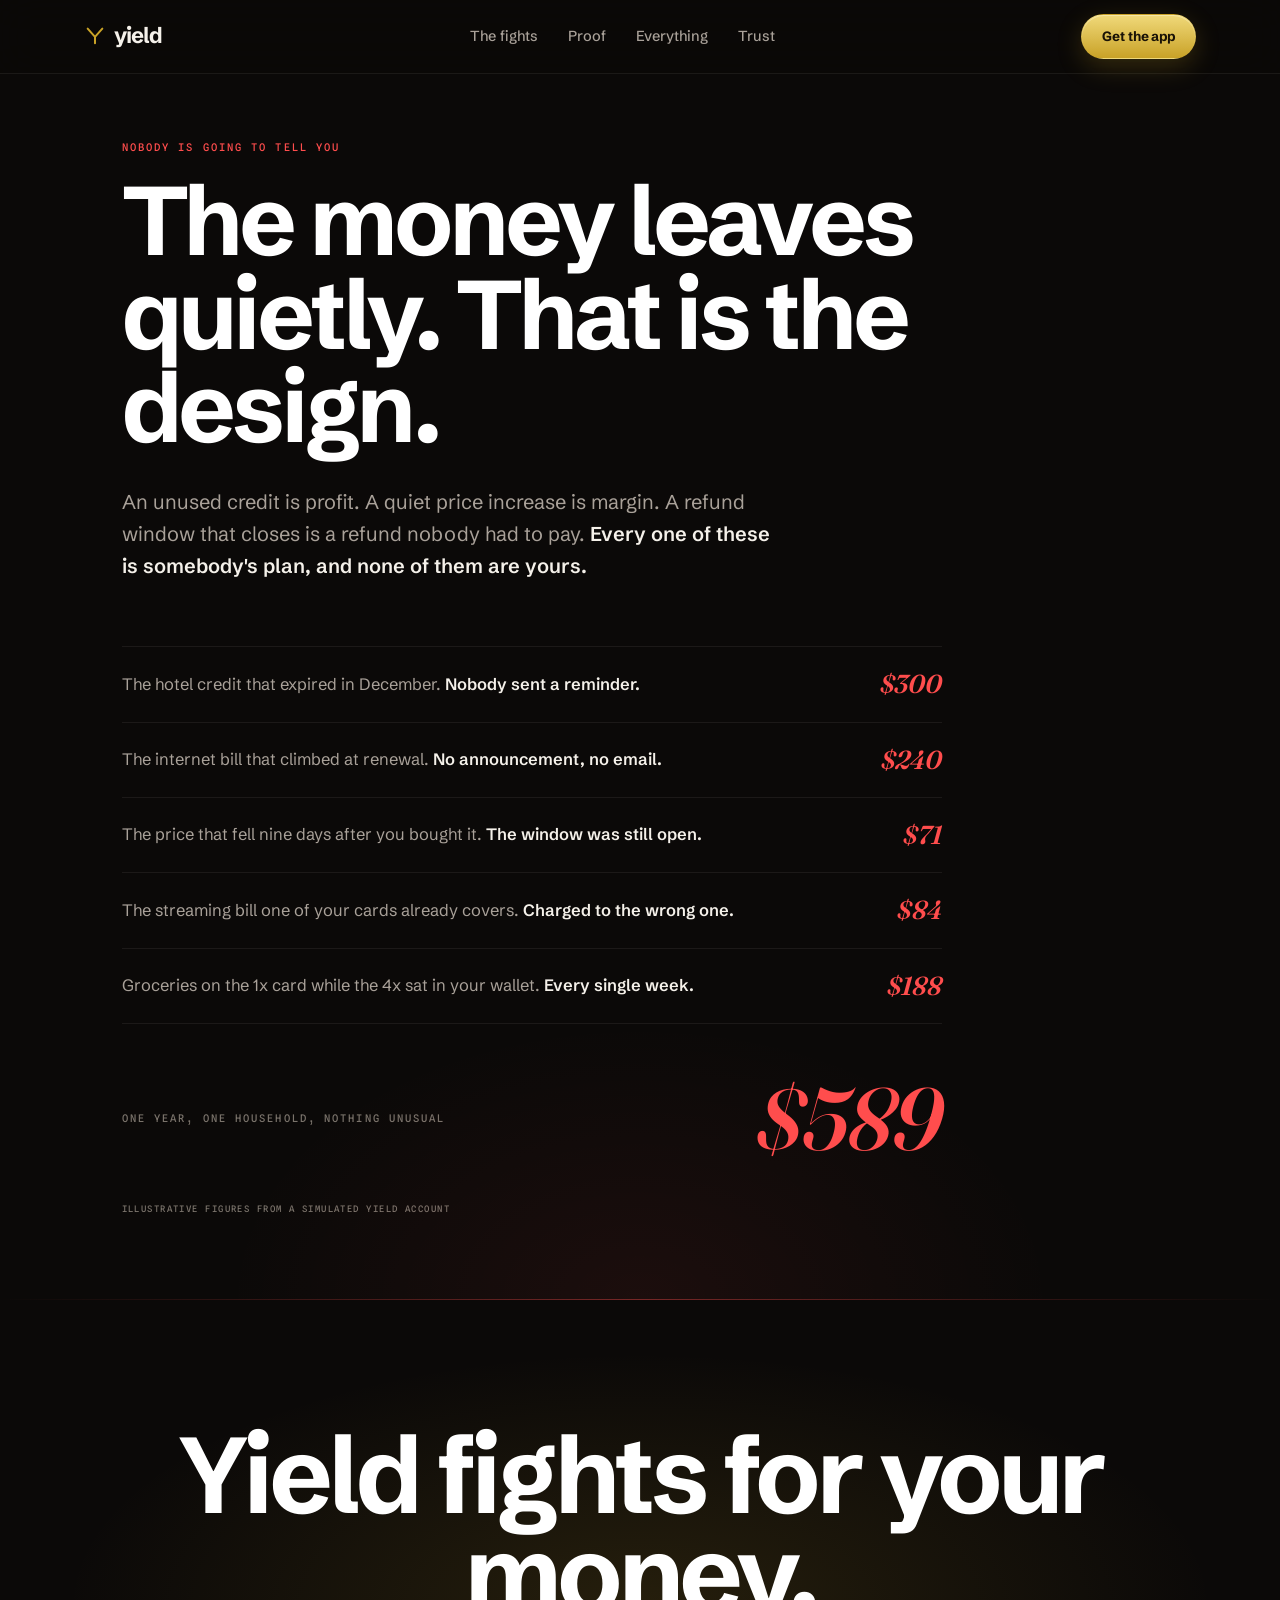
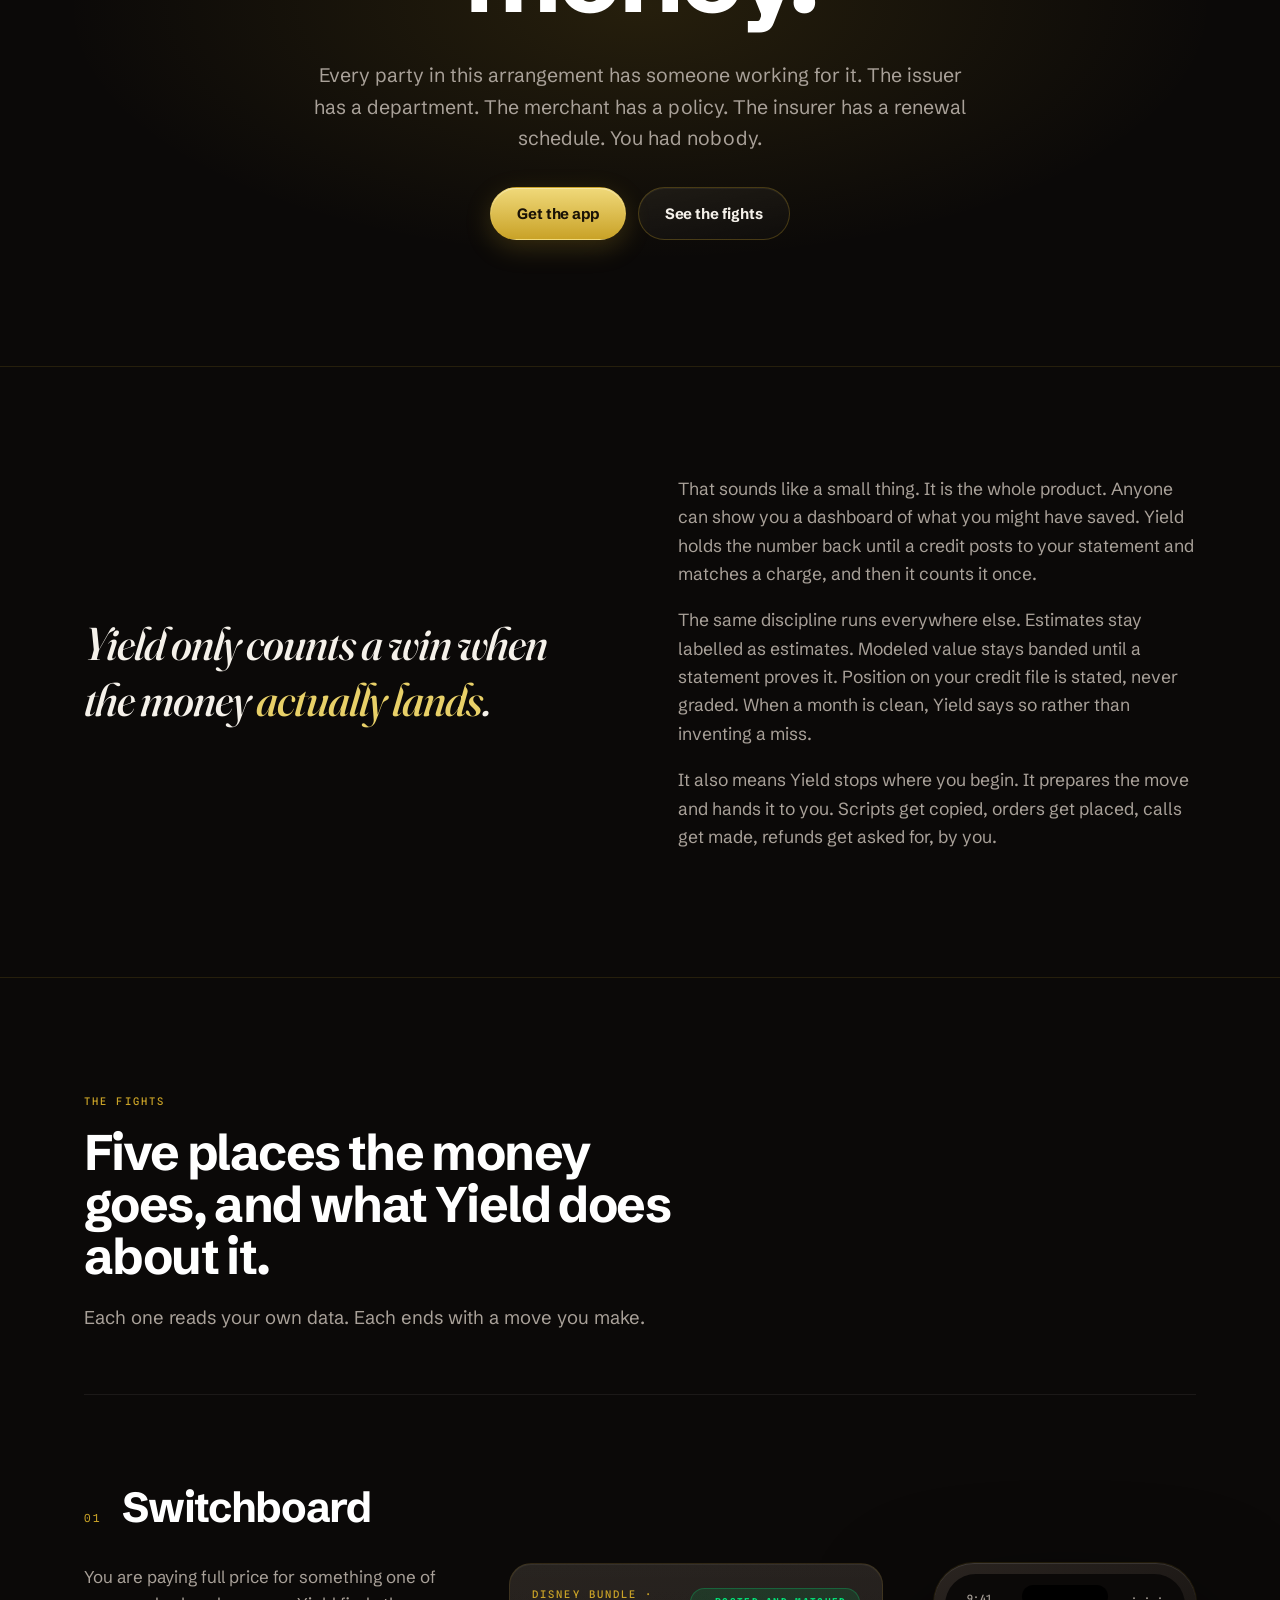
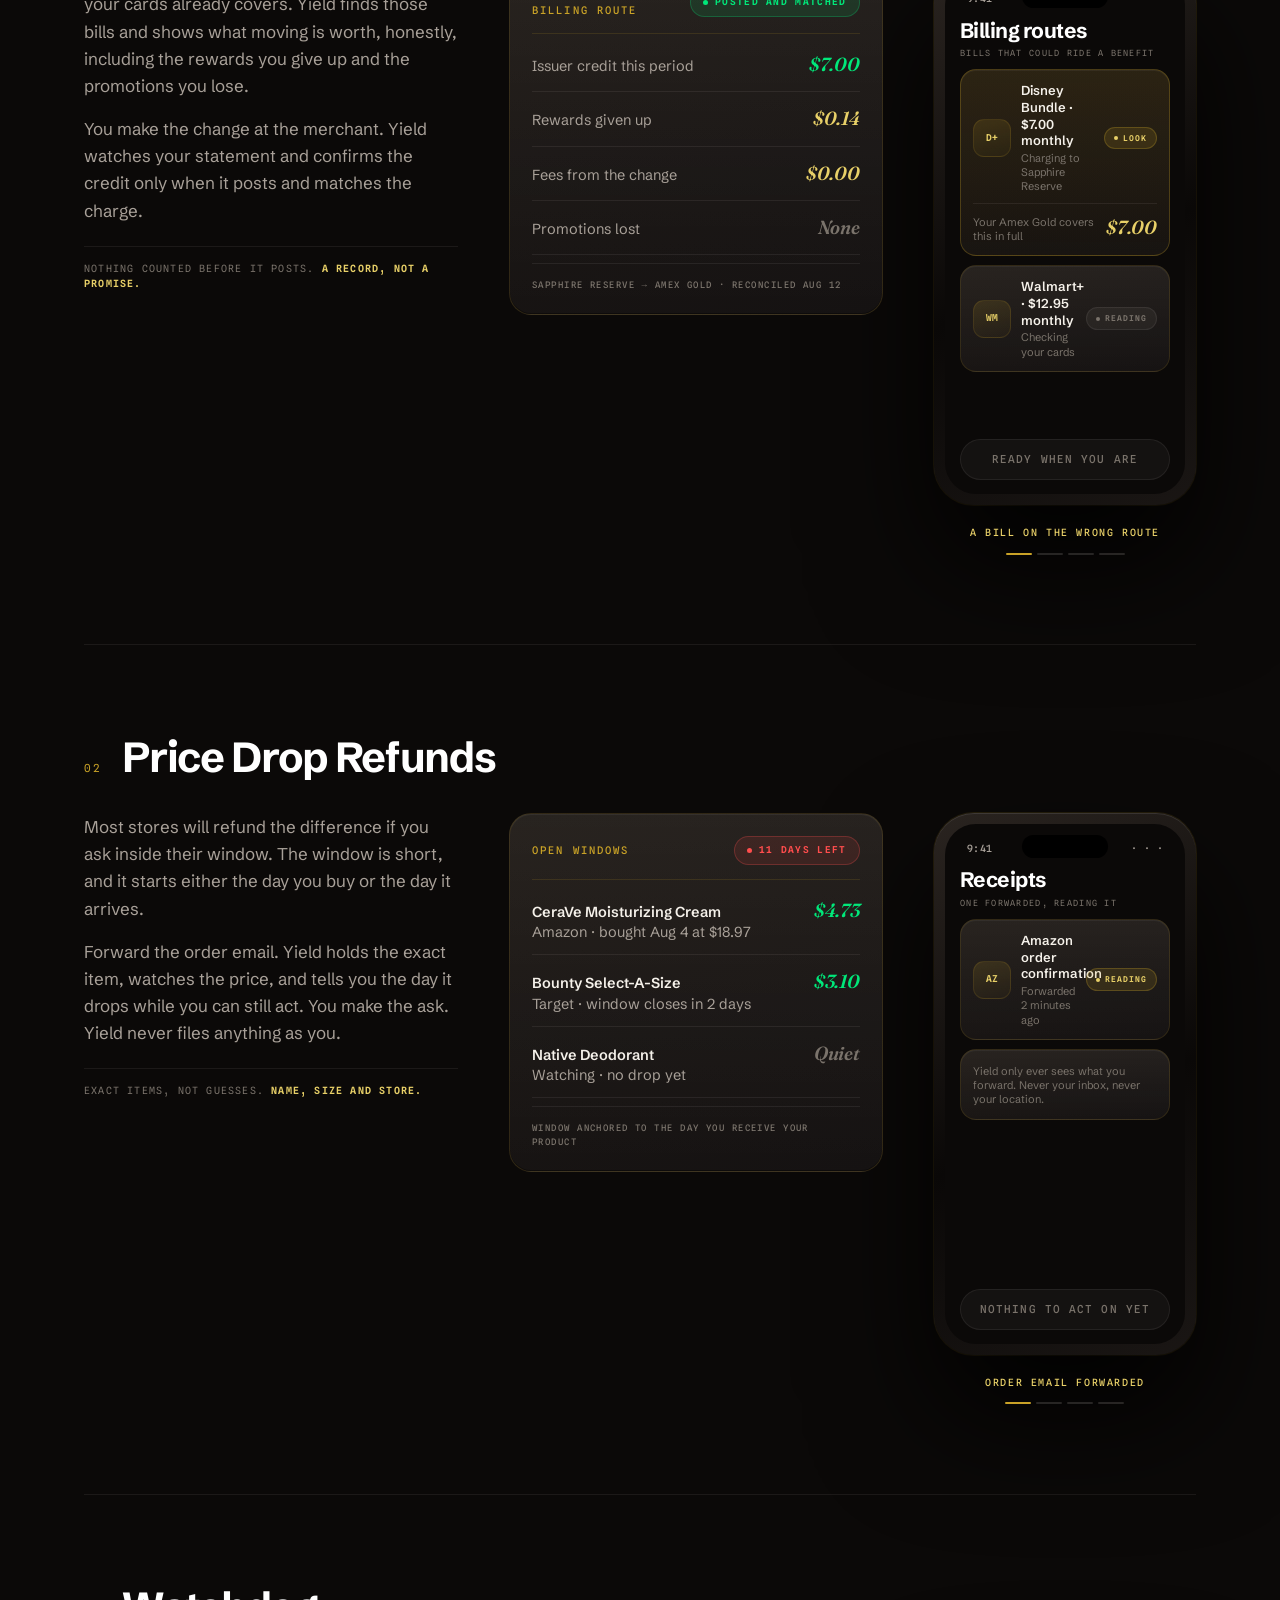
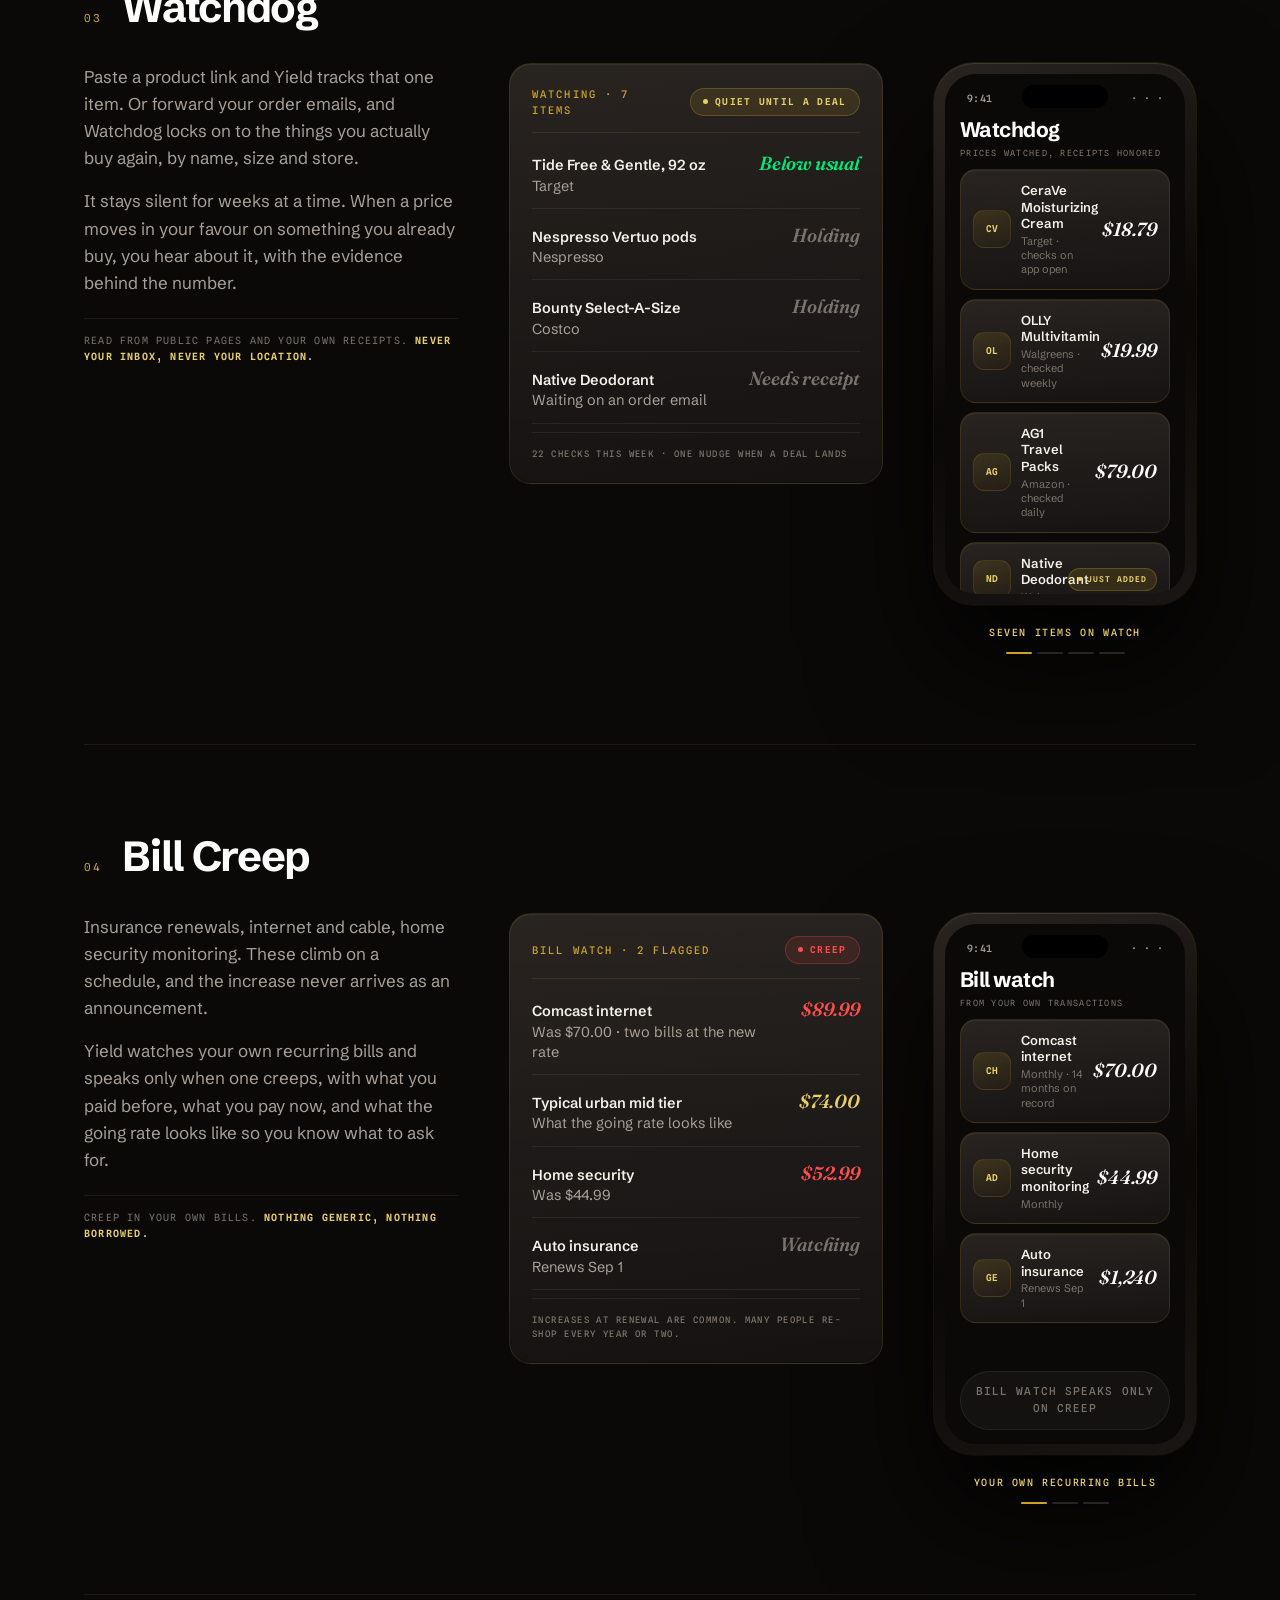
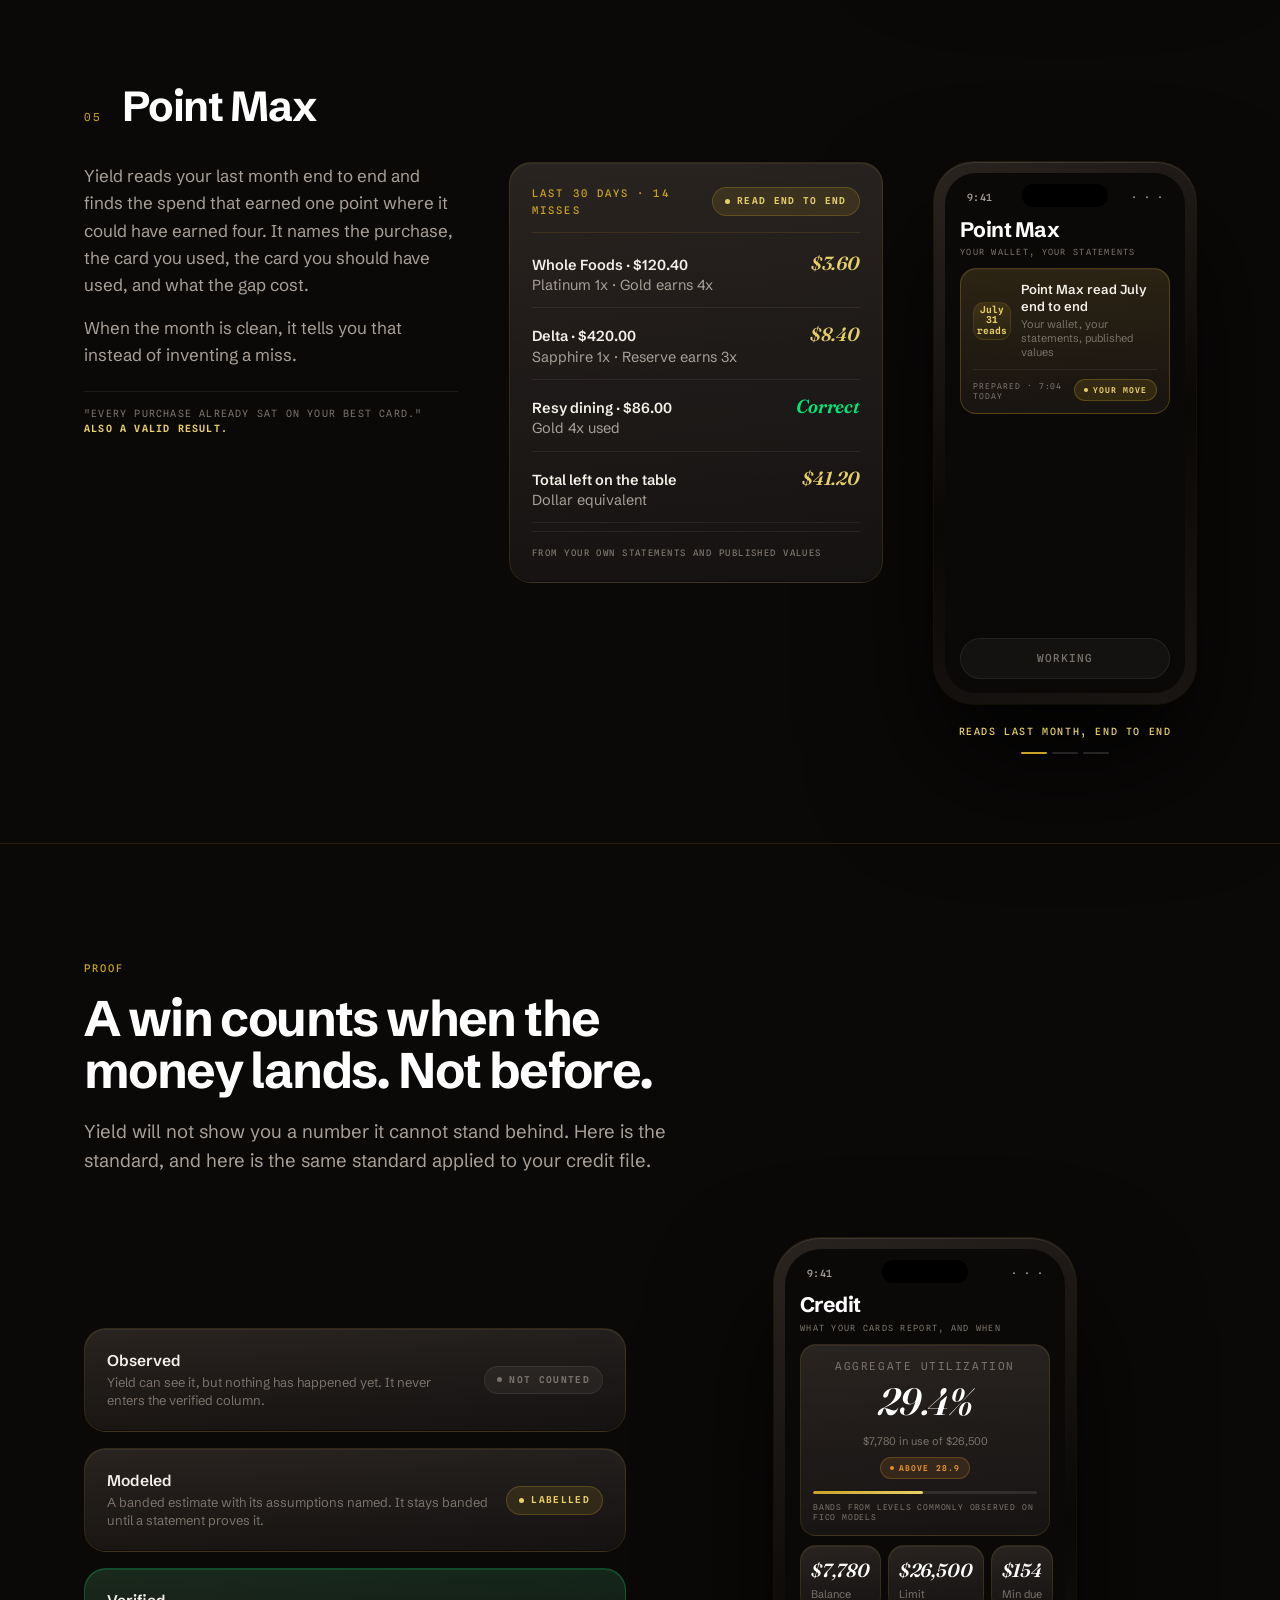
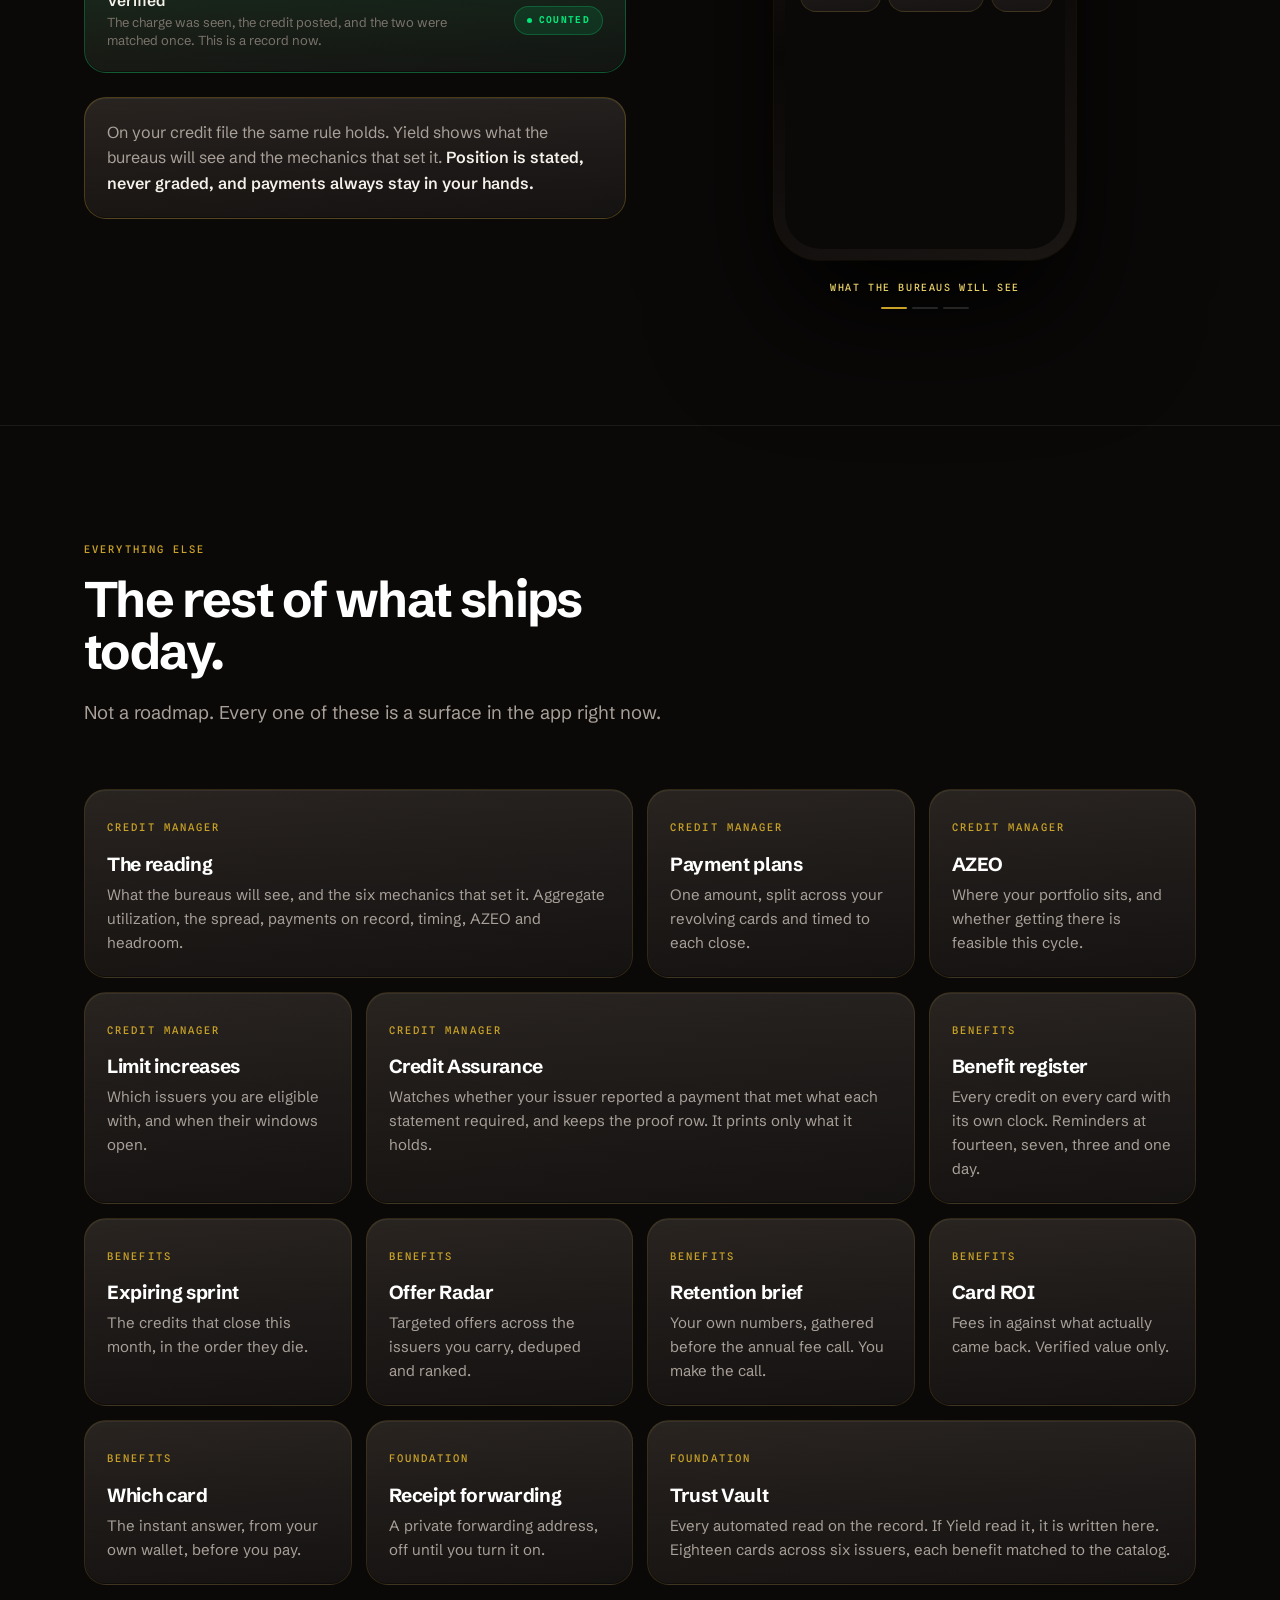
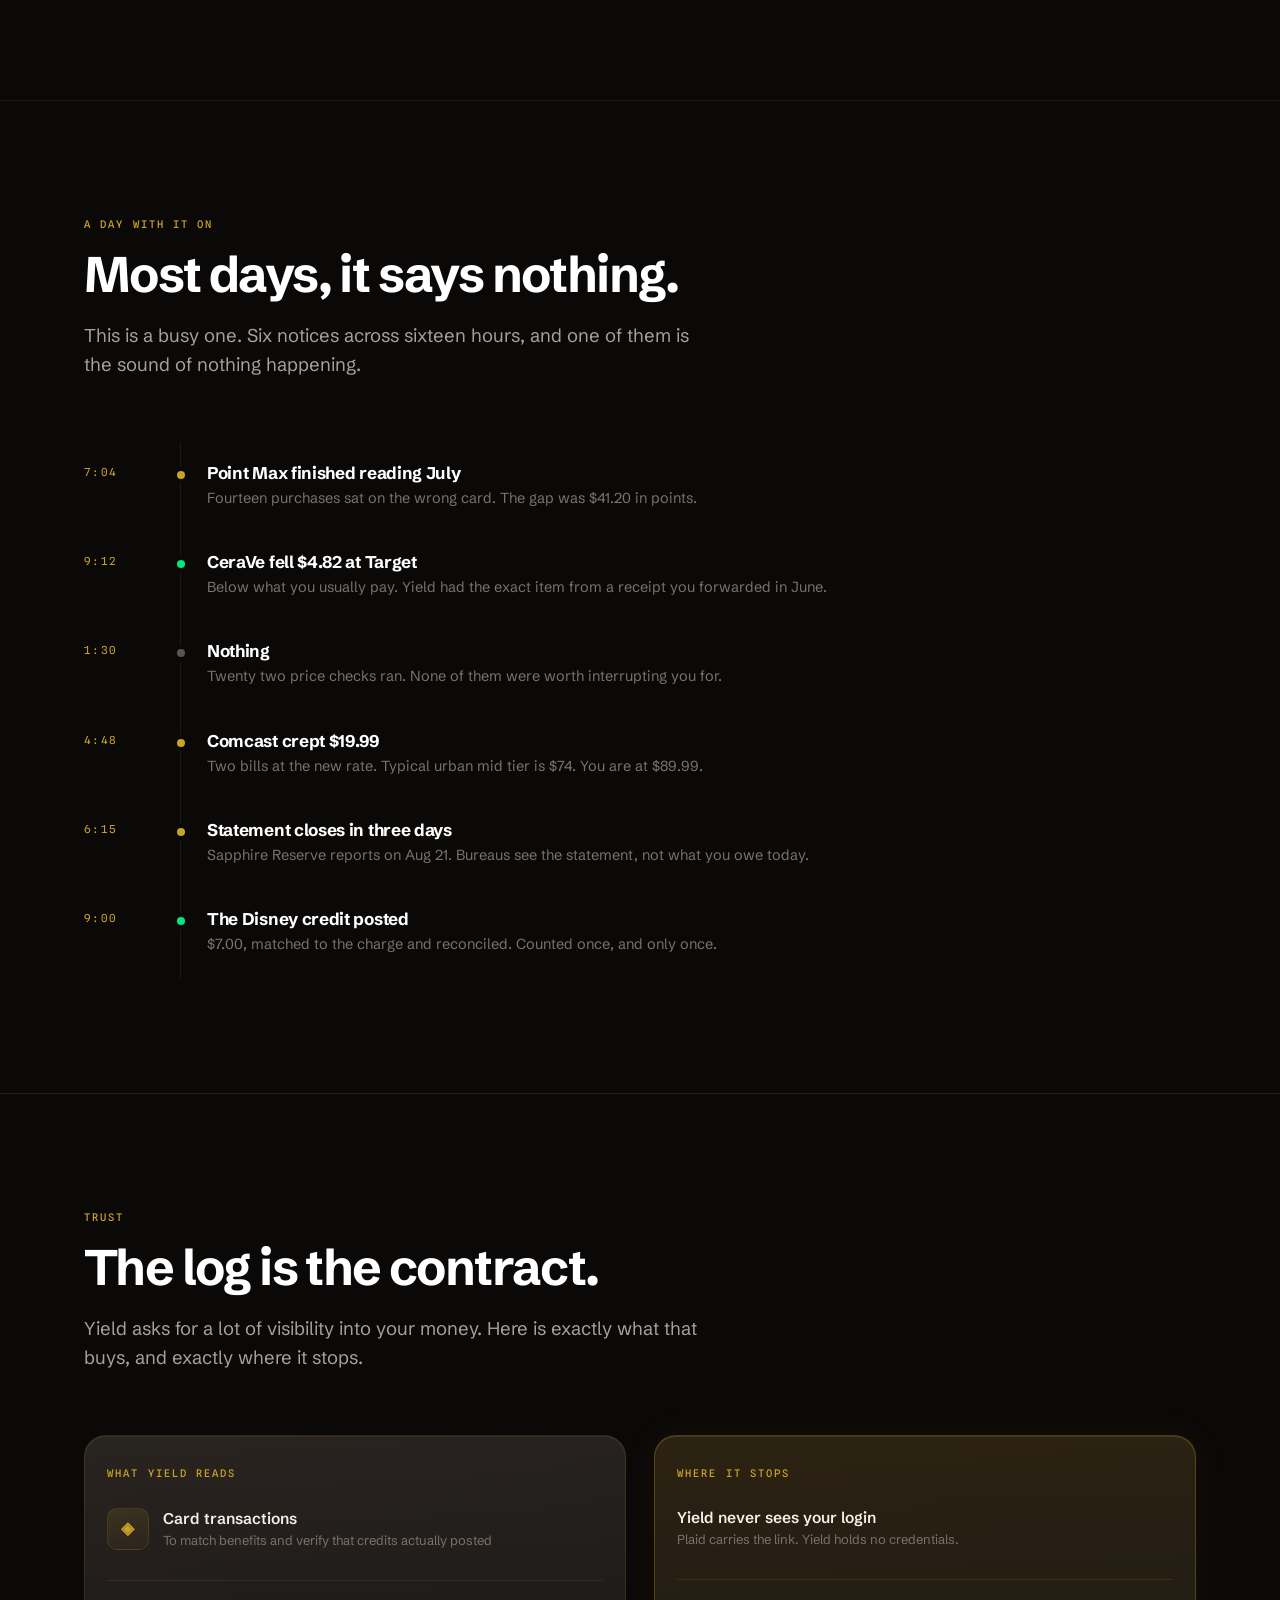
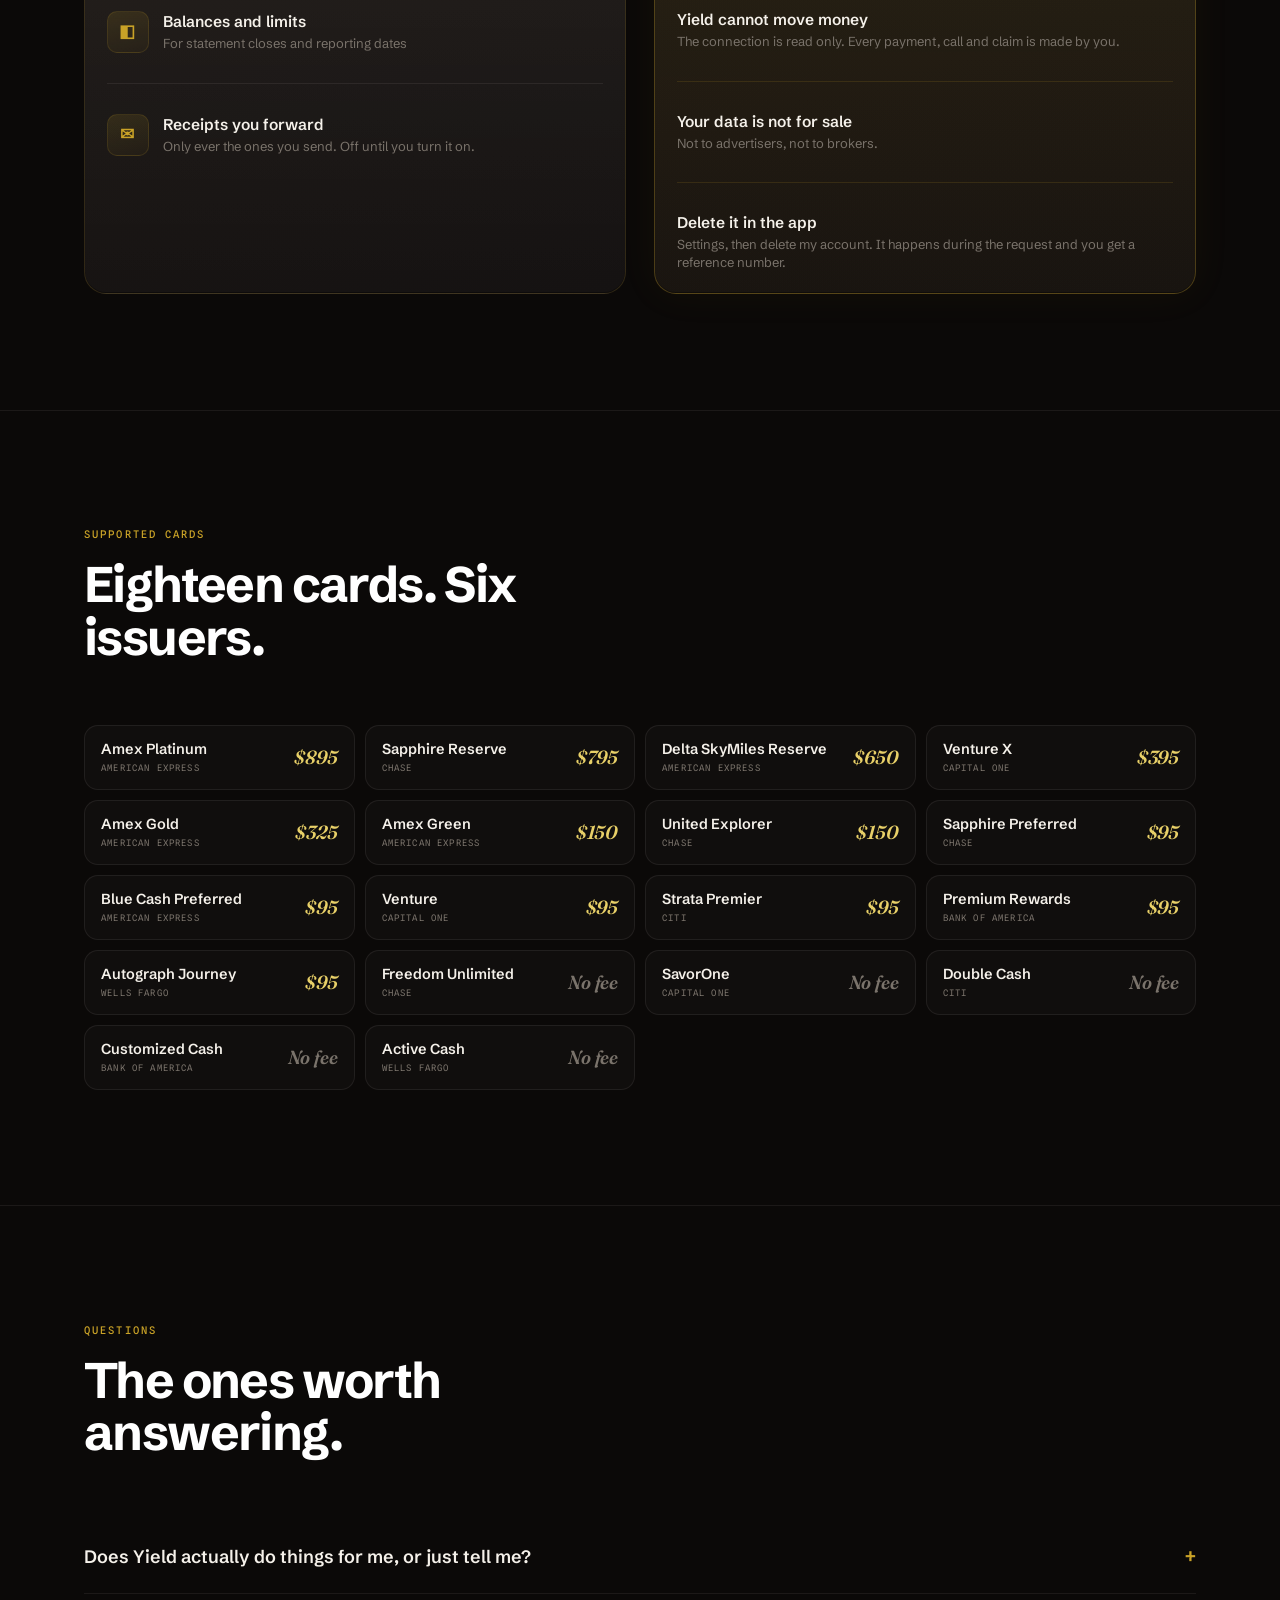
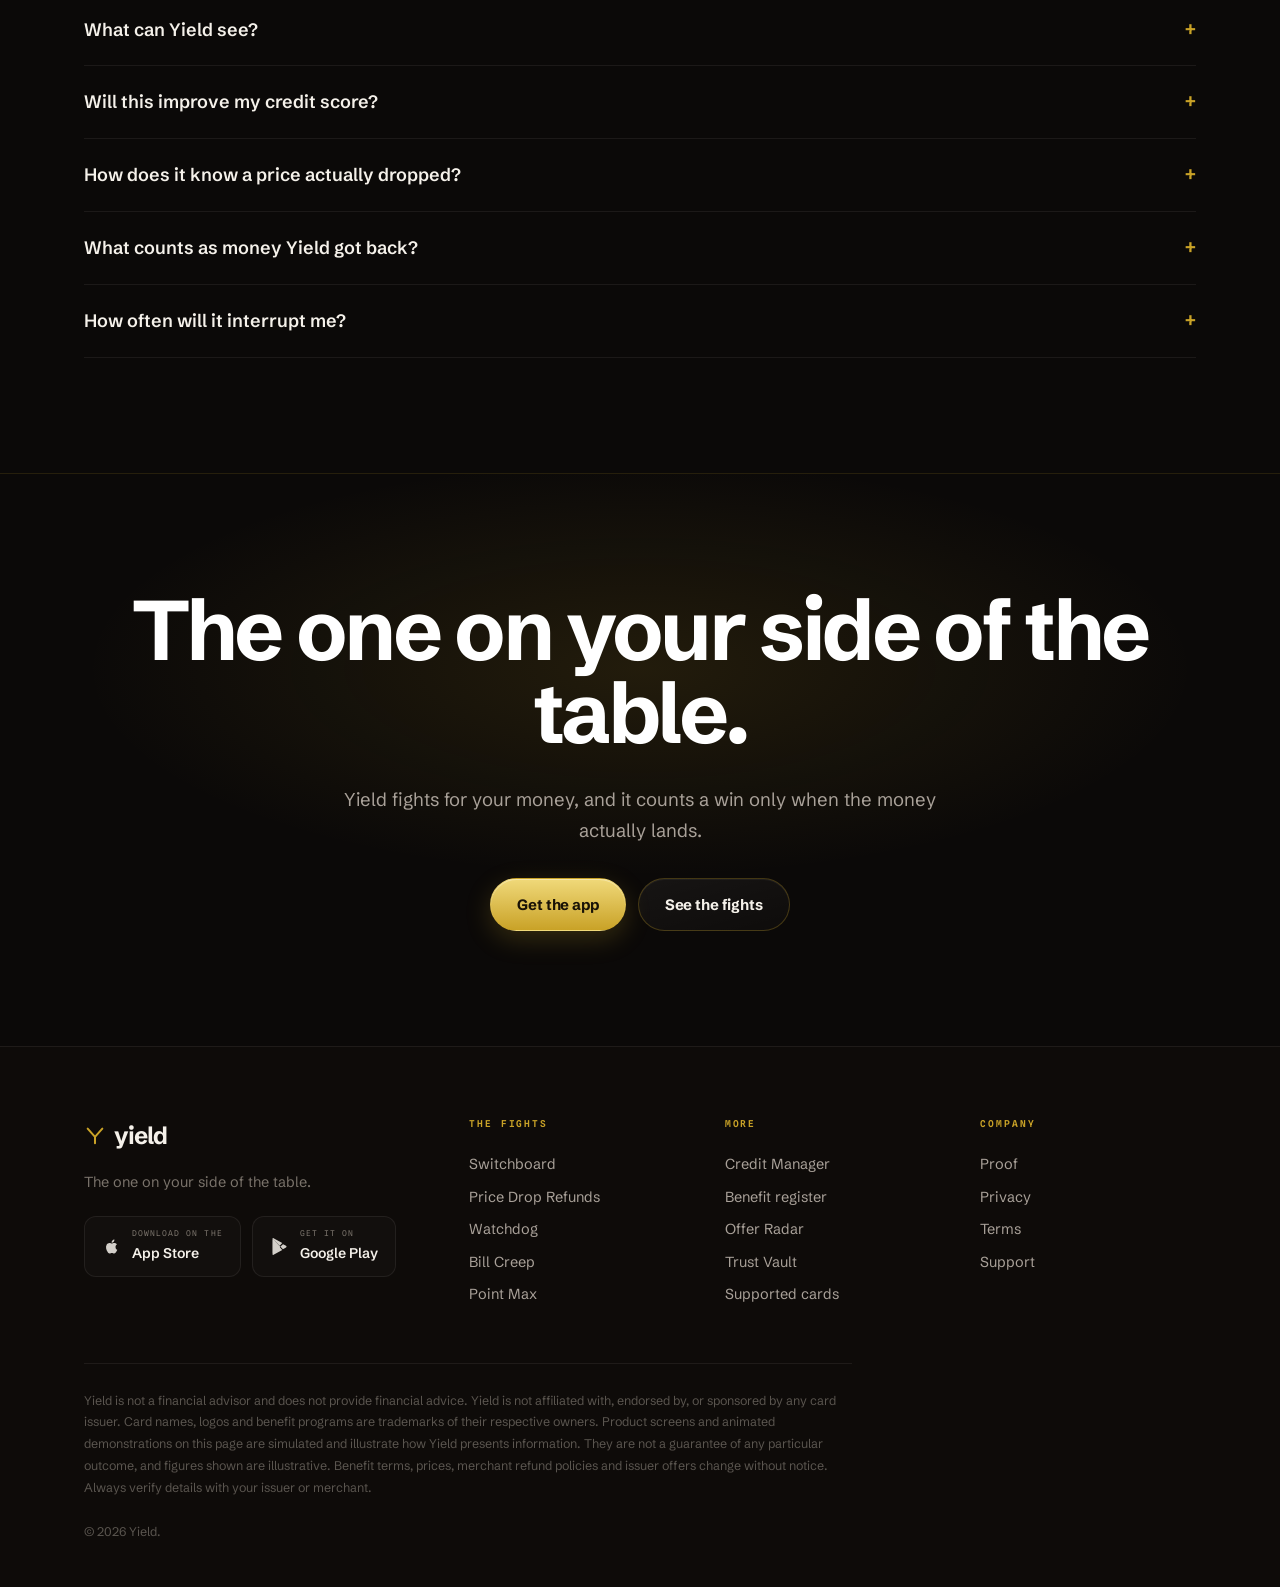
<file: mockups/C-purpose.html>
<!doctype html>
<html lang="en">
<head>
<meta charset="utf-8">
<meta name="viewport" content="width=device-width,initial-scale=1">
<title>Yield — Direction C · Purpose</title>
<link rel="preconnect" href="https://fonts.googleapis.com">
<link rel="preconnect" href="https://fonts.gstatic.com" crossorigin>
<link href="https://fonts.googleapis.com/css2?family=Fraunces:ital,opsz,wght@0,9..144,300..900;1,9..144,300..900&family=Schibsted+Grotesk:wght@400..800&family=Spline+Sans+Mono:wght@400;500;600&display=swap" rel="stylesheet">
<script>document.documentElement.className="js"</script>
<link rel="stylesheet" href="yield-meridian.css">
<style>
/* ── direction C: purpose. The adversary first, the product second. ── */

/* act 1 — the adversary */
.act1{min-height:100vh;display:flex;flex-direction:column;justify-content:center;
  padding:132px 0 84px;position:relative;overflow:hidden}
.act1::after{content:"";position:absolute;left:0;right:0;bottom:0;height:1px;
  background:linear-gradient(90deg,transparent,rgba(255,77,77,.4),transparent)}
.act1 .glow{position:absolute;width:900px;height:600px;left:50%;transform:translateX(-50%);
  bottom:-300px;background:radial-gradient(ellipse,rgba(255,77,77,.07),transparent 65%);pointer-events:none}
.act1 h1{font-size:clamp(42px,7.6vw,102px);max-width:17ch;letter-spacing:-.042em;line-height:.96}
.act1 .sub{font-size:20px;max-width:54ch;margin-top:32px}
.leak{margin-top:clamp(40px,5vw,64px);max-width:820px;border-top:1px solid var(--hair-n)}
.leak > div{display:grid;grid-template-columns:1fr auto;gap:20px;align-items:center;
  padding:17px 0;border-bottom:1px solid var(--hair-n)}
.leak .w{font-size:16.5px;color:var(--grey);line-height:1.45}
.leak .w b{color:var(--bone);font-weight:600}

/* act 2 — the turn */
.turn{padding:clamp(96px,14vh,180px) 0;text-align:center;position:relative;
  background:radial-gradient(ellipse 66% 56% at 50% 46%,rgba(201,162,39,.14),transparent 68%)}
.turn h2{font-size:clamp(42px,8.4vw,128px);line-height:.92;letter-spacing:-.045em}
.turn .after{font-size:19.5px;color:var(--grey);max-width:56ch;margin:36px auto 0;line-height:1.62}

/* manifesto pull quote — the one display use of the serif */
.manifesto{padding:clamp(64px,9vw,108px) 0;border-top:1px solid var(--hair)}
.pull{font-family:var(--disp);font-style:italic;font-weight:500;
  font-variation-settings:"opsz" 144,"WONK" 1;
  font-size:clamp(26px,3.7vw,46px);line-height:1.22;letter-spacing:-.022em;
  color:var(--bone);max-width:22ch}
.pull em{color:var(--gold-l);font-style:italic}
.manifesto-grid{display:grid;grid-template-columns:1fr 1fr;gap:clamp(30px,6vw,80px);align-items:center}
.manifesto-grid p{color:var(--grey);font-size:17.5px;line-height:1.62;margin-bottom:18px;max-width:48ch}
@media(max-width:900px){.manifesto-grid{grid-template-columns:1fr}}

/* act 3 — the fights */
.fight{padding:clamp(56px,7vw,92px) 0;border-top:1px solid var(--hair-n)}
.fight-head{display:flex;align-items:baseline;gap:20px;margin-bottom:34px;flex-wrap:wrap}
.fight-head .fn{font-family:var(--mono);font-size:11px;letter-spacing:.2em;color:var(--gold);flex:none}
.fight-head h3{font-size:clamp(26px,3.4vw,42px);letter-spacing:-.032em}
.fight-body{display:grid;grid-template-columns:1fr 1fr auto;gap:clamp(24px,4vw,52px);align-items:start}
.fight-body p{color:var(--grey);font-size:17px;line-height:1.6;margin-bottom:16px;max-width:42ch}
.fight-body .note{margin-top:22px;padding-top:14px;border-top:1px solid var(--hair-n);
  font-family:var(--mono);font-size:10px;letter-spacing:.12em;text-transform:uppercase;color:var(--muted)}
.fight-body .note b{color:var(--gold-l);font-weight:600}
@media(max-width:1080px){.fight-body{grid-template-columns:1fr 1fr}.fight-body .stage{grid-column:1/-1;justify-self:center}}
@media(max-width:760px){.fight-body{grid-template-columns:1fr}}

/* the ledger panel inside a fight */
.panel .ph{display:flex;justify-content:space-between;align-items:center;gap:14px;
  padding-bottom:14px;border-bottom:1px solid var(--hair);margin-bottom:4px}
.panel .pr{display:flex;justify-content:space-between;align-items:baseline;gap:14px;
  padding:12px 0;border-bottom:1px solid var(--hair-n)}
.panel .pr:last-child{border-bottom:0}
.panel .pr .k{font-size:14.5px;color:var(--grey);line-height:1.4}
.panel .pr .k b{color:var(--bone);font-weight:600;display:block}
.panel .pf{padding-top:14px;margin-top:8px;border-top:1px solid var(--hair-n)}

/* everything grid */
.egrid{display:grid;grid-template-columns:repeat(auto-fit,minmax(250px,1fr));gap:14px}
.egrid .tile.span{grid-column:span 2}
@media(max-width:760px){.egrid .tile.span{grid-column:span 1}}

/* day */
.day{display:grid;grid-template-columns:96px 1fr}
.day-time{font-family:var(--mono);font-size:11px;letter-spacing:.13em;color:var(--gold);padding:22px 0;text-transform:uppercase}
.day-item{padding:22px 0 22px 26px;border-left:1px solid var(--hair-n);position:relative}
.day-item::before{content:"";position:absolute;left:-4.5px;top:29px;width:8px;height:8px;border-radius:50%;
  background:var(--gold);box-shadow:0 0 0 4px var(--ground)}
.day-item.q::before{background:var(--faint)}
.day-item.g::before{background:var(--green)}
.day-item h4{font-size:17px;margin-bottom:5px}
.day-item p{color:var(--muted);font-size:14.5px}
@media(max-width:620px){.day{grid-template-columns:70px 1fr}}

/* cards + faq */
.cardgrid{display:grid;grid-template-columns:repeat(auto-fill,minmax(215px,1fr));gap:10px}
.cardrow{display:flex;justify-content:space-between;align-items:center;gap:12px;padding:14px 16px;
  border-radius:var(--r-sm);border:1px solid var(--hair-n);background:rgba(255,255,255,.022);transition:.25s var(--ease)}
.cardrow:hover{border-color:var(--hair-str);background:rgba(201,162,39,.05)}
.cardrow .cn{font-size:14.5px;font-weight:600;color:var(--bone);line-height:1.25}
.cardrow .ci{font-family:var(--mono);font-size:9px;letter-spacing:.13em;text-transform:uppercase;color:var(--muted);margin-top:3px}
details{border-bottom:1px solid var(--hair-n)}
details summary{cursor:pointer;list-style:none;padding:22px 0;display:flex;justify-content:space-between;
  align-items:center;gap:20px;font-size:18px;font-weight:600;color:var(--bone);transition:color .2s}
details summary::-webkit-details-marker{display:none}
details summary:hover{color:var(--gold-l)}
details summary .plus{font-family:var(--mono);color:var(--gold);flex:none;transition:transform .3s var(--ease)}
details[open] summary .plus{transform:rotate(45deg)}
details .ans{padding:0 0 24px;color:var(--grey);font-size:16px;max-width:74ch;line-height:1.65}

.close{text-align:center;background:radial-gradient(ellipse 62% 52% at 50% 34%,rgba(201,162,39,.12),transparent 70%)}
.close h2{font-size:clamp(38px,6.6vw,92px);line-height:.98;letter-spacing:-.04em}
.close p{color:var(--grey);font-size:18.5px;max-width:58ch;margin:30px auto 0;line-height:1.65}
</style>
</head>
<body>

<nav>
  <div class="nav-in">
    <a href="#" class="mark">
      <svg class="y" viewBox="0 0 24 24" fill="none"><path d="M4 4l8 9 8-9M12 13v7" stroke="#C9A227" stroke-width="2.2" stroke-linecap="round" stroke-linejoin="round"/></svg>
      yield
    </a>
    <div class="nav-links">
      <a href="#fights">The fights</a><a href="#proof">Proof</a><a href="#all">Everything</a><a href="#trust">Trust</a>
    </div>
    <a class="btn sm" onclick="soon()">Get the app</a>
  </div>
</nav>

<!-- ══ ACT 1 · the adversary ══ -->
<section class="act1">
  <div class="glow"></div>
  <div class="wrap">
    <span class="lab red rv">Nobody is going to tell you</span>
    <h1 class="rv mt16" style="transition-delay:.05s">The money leaves quietly. That is the design.</h1>
    <p class="sub rv" style="transition-delay:.1s">An unused credit is profit. A quiet price increase is margin. A refund window that closes is a refund nobody had to pay. <b>Every one of these is somebody's plan, and none of them are yours.</b></p>

    <div class="leak" data-stagger="330">
      <div><div class="w">The hotel credit that expired in December. <b>Nobody sent a reminder.</b></div><div class="mv md r">$300</div></div>
      <div><div class="w">The internet bill that climbed at renewal. <b>No announcement, no email.</b></div><div class="mv md r">$240</div></div>
      <div><div class="w">The price that fell nine days after you bought it. <b>The window was still open.</b></div><div class="mv md r">$71</div></div>
      <div><div class="w">The streaming bill one of your cards already covers. <b>Charged to the wrong one.</b></div><div class="mv md r">$84</div></div>
      <div><div class="w">Groceries on the 1x card while the 4x sat in your wallet. <b>Every single week.</b></div><div class="mv md r">$188</div></div>
    </div>
    <div class="between rv" style="padding-top:26px;max-width:820px">
      <span class="lab">One year, one household, nothing unusual</span>
      <span class="mv xl r" data-count="883" data-pre="$" data-delay="1650">$0</span>
    </div>
    <p class="lab sm mt16">Illustrative figures from a simulated Yield account</p>
  </div>
</section>

<!-- ══ ACT 2 · the turn ══ -->
<section class="turn">
  <div class="wrap">
    <h2 class="rv">Yield fights for your money.</h2>
    <p class="after rv" style="transition-delay:.08s">Every party in this arrangement has someone working for it. The issuer has a department. The merchant has a policy. The insurer has a renewal schedule. You had nobody.</p>
    <div class="flexrow mt32 rv" style="justify-content:center;transition-delay:.14s">
      <a class="btn" onclick="soon()">Get the app</a>
      <a class="btn ghost" href="#fights">See the fights</a>
    </div>
  </div>
</section>

<!-- ══ MANIFESTO ══ -->
<section class="manifesto">
  <div class="wrap">
    <div class="manifesto-grid">
      <div class="pull rv">Yield only counts a win when the money <em>actually lands</em>.</div>
      <div class="rv" style="transition-delay:.08s">
        <p>That sounds like a small thing. It is the whole product. Anyone can show you a dashboard of what you might have saved. Yield holds the number back until a credit posts to your statement and matches a charge, and then it counts it once.</p>
        <p>The same discipline runs everywhere else. Estimates stay labelled as estimates. Modeled value stays banded until a statement proves it. Position on your credit file is stated, never graded. When a month is clean, Yield says so rather than inventing a miss.</p>
        <p>It also means Yield stops where you begin. It prepares the move and hands it to you. Scripts get copied, orders get placed, calls get made, refunds get asked for, by you.</p>
      </div>
    </div>
  </div>
</section>

<!-- ══ ACT 3 · the fights ══ -->
<section class="sec sec-gold" id="fights" style="padding-bottom:0">
  <div class="wrap">
    <div class="sec-head rv">
      <span class="lab gold">The fights</span>
      <h2>Five places the money goes, and what Yield does about it.</h2>
      <p>Each one reads your own data. Each ends with a move you make.</p>
    </div>
  </div>

  <div class="wrap">
    <!-- 01 -->
    <div class="fight">
      <div class="fight-head rv"><span class="fn">01</span><h3>Switchboard</h3></div>
      <div class="fight-body">
        <div class="rv">
          <p>You are paying full price for something one of your cards already covers. Yield finds those bills and shows what moving is worth, honestly, including the rewards you give up and the promotions you lose.</p>
          <p>You make the change at the merchant. Yield watches your statement and confirms the credit only when it posts and matches the charge.</p>
          <div class="note">Nothing counted before it posts. <b>A record, not a promise.</b></div>
        </div>
        <div class="tile panel rv" style="transition-delay:.06s">
          <div class="ph"><span class="lab gold">Disney Bundle · billing route</span><span class="pill g">Posted and matched</span></div>
          <div class="pr"><span class="k">Issuer credit this period</span><span class="mv sm g">$7.00</span></div>
          <div class="pr"><span class="k">Rewards given up</span><span class="mv sm">$0.14</span></div>
          <div class="pr"><span class="k">Fees from the change</span><span class="mv sm">$0.00</span></div>
          <div class="pr"><span class="k">Promotions lost</span><span class="mv sm dim">None</span></div>
          <div class="pf lab sm">Sapphire Reserve → Amex Gold · reconciled Aug 12</div>
        </div>
        <div class="stage rv" style="transition-delay:.12s">
          <div class="demo">
            <div class="device sm"><div class="screen"><div class="notch"></div>
              <div class="sbar"><span>9:41</span><span>· · ·</span></div>
              <div class="scr" data-demo="switchboard"></div></div></div>
            <div class="demo-cap"><div class="step"></div><div class="ticks"></div></div>
          </div>
        </div>
      </div>
    </div>

    <!-- 02 -->
    <div class="fight">
      <div class="fight-head rv"><span class="fn">02</span><h3>Price Drop Refunds</h3></div>
      <div class="fight-body">
        <div class="rv">
          <p>Most stores will refund the difference if you ask inside their window. The window is short, and it starts either the day you buy or the day it arrives.</p>
          <p>Forward the order email. Yield holds the exact item, watches the price, and tells you the day it drops while you can still act. You make the ask. Yield never files anything as you.</p>
          <div class="note">Exact items, not guesses. <b>Name, size and store.</b></div>
        </div>
        <div class="tile panel rv" style="transition-delay:.06s">
          <div class="ph"><span class="lab gold">Open windows</span><span class="pill r">11 days left</span></div>
          <div class="pr"><span class="k"><b>CeraVe Moisturizing Cream</b>Amazon · bought Aug 4 at $18.97</span><span class="mv sm g">$4.73</span></div>
          <div class="pr"><span class="k"><b>Bounty Select-A-Size</b>Target · window closes in 2 days</span><span class="mv sm g">$3.10</span></div>
          <div class="pr"><span class="k"><b>Native Deodorant</b>Watching · no drop yet</span><span class="mv sm dim">Quiet</span></div>
          <div class="pf lab sm">Window anchored to the day you receive your product</div>
        </div>
        <div class="stage rv" style="transition-delay:.12s">
          <div class="demo">
            <div class="device sm"><div class="screen"><div class="notch"></div>
              <div class="sbar"><span>9:41</span><span>· · ·</span></div>
              <div class="scr" data-demo="pricedrop"></div></div></div>
            <div class="demo-cap"><div class="step"></div><div class="ticks"></div></div>
          </div>
        </div>
      </div>
    </div>

    <!-- 03 -->
    <div class="fight">
      <div class="fight-head rv"><span class="fn">03</span><h3>Watchdog</h3></div>
      <div class="fight-body">
        <div class="rv">
          <p>Paste a product link and Yield tracks that one item. Or forward your order emails, and Watchdog locks on to the things you actually buy again, by name, size and store.</p>
          <p>It stays silent for weeks at a time. When a price moves in your favour on something you already buy, you hear about it, with the evidence behind the number.</p>
          <div class="note">Read from public pages and your own receipts. <b>Never your inbox, never your location.</b></div>
        </div>
        <div class="tile panel rv" style="transition-delay:.06s">
          <div class="ph"><span class="lab gold">Watching · 7 items</span><span class="pill gd">Quiet until a deal</span></div>
          <div class="pr"><span class="k"><b>Tide Free &amp; Gentle, 92 oz</b>Target</span><span class="mv sm g">Below usual</span></div>
          <div class="pr"><span class="k"><b>Nespresso Vertuo pods</b>Nespresso</span><span class="mv sm dim">Holding</span></div>
          <div class="pr"><span class="k"><b>Bounty Select-A-Size</b>Costco</span><span class="mv sm dim">Holding</span></div>
          <div class="pr"><span class="k"><b>Native Deodorant</b>Waiting on an order email</span><span class="mv sm dim">Needs receipt</span></div>
          <div class="pf lab sm">22 checks this week · one nudge when a deal lands</div>
        </div>
        <div class="stage rv" style="transition-delay:.12s">
          <div class="demo">
            <div class="device sm"><div class="screen"><div class="notch"></div>
              <div class="sbar"><span>9:41</span><span>· · ·</span></div>
              <div class="scr" data-demo="watchdog"></div></div></div>
            <div class="demo-cap"><div class="step"></div><div class="ticks"></div></div>
          </div>
        </div>
      </div>
    </div>

    <!-- 04 -->
    <div class="fight">
      <div class="fight-head rv"><span class="fn">04</span><h3>Bill Creep</h3></div>
      <div class="fight-body">
        <div class="rv">
          <p>Insurance renewals, internet and cable, home security monitoring. These climb on a schedule, and the increase never arrives as an announcement.</p>
          <p>Yield watches your own recurring bills and speaks only when one creeps, with what you paid before, what you pay now, and what the going rate looks like so you know what to ask for.</p>
          <div class="note">Creep in your own bills. <b>Nothing generic, nothing borrowed.</b></div>
        </div>
        <div class="tile panel rv" style="transition-delay:.06s">
          <div class="ph"><span class="lab gold">Bill watch · 2 flagged</span><span class="pill r">Creep</span></div>
          <div class="pr"><span class="k"><b>Comcast internet</b>Was $70.00 · two bills at the new rate</span><span class="mv sm r">$89.99</span></div>
          <div class="pr"><span class="k"><b>Typical urban mid tier</b>What the going rate looks like</span><span class="mv sm">$74.00</span></div>
          <div class="pr"><span class="k"><b>Home security</b>Was $44.99</span><span class="mv sm r">$52.99</span></div>
          <div class="pr"><span class="k"><b>Auto insurance</b>Renews Sep 1</span><span class="mv sm dim">Watching</span></div>
          <div class="pf lab sm">Increases at renewal are common. Many people re-shop every year or two.</div>
        </div>
        <div class="stage rv" style="transition-delay:.12s">
          <div class="demo">
            <div class="device sm"><div class="screen"><div class="notch"></div>
              <div class="sbar"><span>9:41</span><span>· · ·</span></div>
              <div class="scr" data-demo="billcreep"></div></div></div>
            <div class="demo-cap"><div class="step"></div><div class="ticks"></div></div>
          </div>
        </div>
      </div>
    </div>

    <!-- 05 -->
    <div class="fight">
      <div class="fight-head rv"><span class="fn">05</span><h3>Point Max</h3></div>
      <div class="fight-body">
        <div class="rv">
          <p>Yield reads your last month end to end and finds the spend that earned one point where it could have earned four. It names the purchase, the card you used, the card you should have used, and what the gap cost.</p>
          <p>When the month is clean, it tells you that instead of inventing a miss.</p>
          <div class="note">"Every purchase already sat on your best card." <b>Also a valid result.</b></div>
        </div>
        <div class="tile panel rv" style="transition-delay:.06s">
          <div class="ph"><span class="lab gold">Last 30 days · 14 misses</span><span class="pill gd">Read end to end</span></div>
          <div class="pr"><span class="k"><b>Whole Foods · $120.40</b>Platinum 1x · Gold earns 4x</span><span class="mv sm">$3.60</span></div>
          <div class="pr"><span class="k"><b>Delta · $420.00</b>Sapphire 1x · Reserve earns 3x</span><span class="mv sm">$8.40</span></div>
          <div class="pr"><span class="k"><b>Resy dining · $86.00</b>Gold 4x used</span><span class="mv sm g">Correct</span></div>
          <div class="pr"><span class="k"><b>Total left on the table</b>Dollar equivalent</span><span class="mv sm">$41.20</span></div>
          <div class="pf lab sm">From your own statements and published values</div>
        </div>
        <div class="stage rv" style="transition-delay:.12s">
          <div class="demo">
            <div class="device sm"><div class="screen"><div class="notch"></div>
              <div class="sbar"><span>9:41</span><span>· · ·</span></div>
              <div class="scr" data-demo="pointmax"></div></div></div>
            <div class="demo-cap"><div class="step"></div><div class="ticks"></div></div>
          </div>
        </div>
      </div>
    </div>
  </div>
</section>

<!-- ══ PROOF ══ -->
<section class="sec sec-gold" id="proof">
  <div class="wrap">
    <div class="sec-head rv">
      <span class="lab gold">Proof</span>
      <h2>A win counts when the money lands. Not before.</h2>
      <p>Yield will not show you a number it cannot stand behind. Here is the standard, and here is the same standard applied to your credit file.</p>
    </div>
    <div class="grid-2" style="align-items:center">
      <div class="rv">
        <div class="stack g16">
          <div class="tile"><div class="row"><div class="grow"><div class="t">Observed</div>
            <div class="s">Yield can see it, but nothing has happened yet. It never enters the verified column.</div></div>
            <span class="pill n">Not counted</span></div></div>
          <div class="tile"><div class="row"><div class="grow"><div class="t">Modeled</div>
            <div class="s">A banded estimate with its assumptions named. It stays banded until a statement proves it.</div></div>
            <span class="pill gd">Labelled</span></div></div>
          <div class="tile green"><div class="row"><div class="grow"><div class="t">Verified</div>
            <div class="s">The charge was seen, the credit posted, and the two were matched once. This is a record now.</div></div>
            <span class="pill g">Counted</span></div></div>
        </div>
        <div class="tile mt24" style="border-color:var(--hair-str)">
          <p class="sub" style="font-size:16px">On your credit file the same rule holds. Yield shows what the bureaus will see and the mechanics that set it. <b>Position is stated, never graded, and payments always stay in your hands.</b></p>
        </div>
      </div>
      <div class="rv" style="transition-delay:.08s;display:flex;justify-content:center">
        <div class="demo">
          <div class="device"><div class="screen"><div class="notch"></div>
            <div class="sbar"><span>9:41</span><span>· · ·</span></div>
            <div class="scr" data-demo="credit"></div></div></div>
          <div class="demo-cap"><div class="step"></div><div class="ticks"></div></div>
        </div>
      </div>
    </div>
  </div>
</section>

<!-- ══ EVERYTHING ══ -->
<section class="sec sec-hair" id="all">
  <div class="wrap">
    <div class="sec-head rv">
      <span class="lab gold">Everything else</span>
      <h2>The rest of what ships today.</h2>
      <p>Not a roadmap. Every one of these is a surface in the app right now.</p>
    </div>
    <div class="egrid rv">
      <div class="tile span link"><span class="lab gold">Credit Manager</span><h4 class="mt16">The reading</h4>
        <p class="sub mt8" style="font-size:15px">What the bureaus will see, and the six mechanics that set it. Aggregate utilization, the spread, payments on record, timing, AZEO and headroom.</p></div>
      <div class="tile link"><span class="lab gold">Credit Manager</span><h4 class="mt16">Payment plans</h4>
        <p class="sub mt8" style="font-size:15px">One amount, split across your revolving cards and timed to each close.</p></div>
      <div class="tile link"><span class="lab gold">Credit Manager</span><h4 class="mt16">AZEO</h4>
        <p class="sub mt8" style="font-size:15px">Where your portfolio sits, and whether getting there is feasible this cycle.</p></div>
      <div class="tile link"><span class="lab gold">Credit Manager</span><h4 class="mt16">Limit increases</h4>
        <p class="sub mt8" style="font-size:15px">Which issuers you are eligible with, and when their windows open.</p></div>
      <div class="tile span link"><span class="lab gold">Credit Manager</span><h4 class="mt16">Credit Assurance</h4>
        <p class="sub mt8" style="font-size:15px">Watches whether your issuer reported a payment that met what each statement required, and keeps the proof row. It prints only what it holds.</p></div>
      <div class="tile link"><span class="lab gold">Benefits</span><h4 class="mt16">Benefit register</h4>
        <p class="sub mt8" style="font-size:15px">Every credit on every card with its own clock. Reminders at fourteen, seven, three and one day.</p></div>
      <div class="tile link"><span class="lab gold">Benefits</span><h4 class="mt16">Expiring sprint</h4>
        <p class="sub mt8" style="font-size:15px">The credits that close this month, in the order they die.</p></div>
      <div class="tile link"><span class="lab gold">Benefits</span><h4 class="mt16">Offer Radar</h4>
        <p class="sub mt8" style="font-size:15px">Targeted offers across the issuers you carry, deduped and ranked.</p></div>
      <div class="tile link"><span class="lab gold">Benefits</span><h4 class="mt16">Retention brief</h4>
        <p class="sub mt8" style="font-size:15px">Your own numbers, gathered before the annual fee call. You make the call.</p></div>
      <div class="tile link"><span class="lab gold">Benefits</span><h4 class="mt16">Card ROI</h4>
        <p class="sub mt8" style="font-size:15px">Fees in against what actually came back. Verified value only.</p></div>
      <div class="tile link"><span class="lab gold">Benefits</span><h4 class="mt16">Which card</h4>
        <p class="sub mt8" style="font-size:15px">The instant answer, from your own wallet, before you pay.</p></div>
      <div class="tile link"><span class="lab gold">Foundation</span><h4 class="mt16">Receipt forwarding</h4>
        <p class="sub mt8" style="font-size:15px">A private forwarding address, off until you turn it on.</p></div>
      <div class="tile span link"><span class="lab gold">Foundation</span><h4 class="mt16">Trust Vault</h4>
        <p class="sub mt8" style="font-size:15px">Every automated read on the record. If Yield read it, it is written here. Eighteen cards across six issuers, each benefit matched to the catalog.</p></div>
    </div>
  </div>
</section>

<!-- ══ A DAY ══ -->
<section class="sec sec-hair">
  <div class="wrap">
    <div class="sec-head rv">
      <span class="lab gold">A day with it on</span>
      <h2>Most days, it says nothing.</h2>
      <p>This is a busy one. Six notices across sixteen hours, and one of them is the sound of nothing happening.</p>
    </div>
    <div class="day" data-stagger="260">
      <div style="display:contents"><div class="day-time">7:04</div><div class="day-item"><h4>Point Max finished reading July</h4><p>Fourteen purchases sat on the wrong card. The gap was $41.20 in points.</p></div></div>
      <div style="display:contents"><div class="day-time">9:12</div><div class="day-item g"><h4>CeraVe fell $4.82 at Target</h4><p>Below what you usually pay. Yield had the exact item from a receipt you forwarded in June.</p></div></div>
      <div style="display:contents"><div class="day-time">1:30</div><div class="day-item q"><h4>Nothing</h4><p>Twenty two price checks ran. None of them were worth interrupting you for.</p></div></div>
      <div style="display:contents"><div class="day-time">4:48</div><div class="day-item"><h4>Comcast crept $19.99</h4><p>Two bills at the new rate. Typical urban mid tier is $74. You are at $89.99.</p></div></div>
      <div style="display:contents"><div class="day-time">6:15</div><div class="day-item"><h4>Statement closes in three days</h4><p>Sapphire Reserve reports on Aug 21. Bureaus see the statement, not what you owe today.</p></div></div>
      <div style="display:contents"><div class="day-time">9:00</div><div class="day-item g"><h4>The Disney credit posted</h4><p>$7.00, matched to the charge and reconciled. Counted once, and only once.</p></div></div>
    </div>
  </div>
</section>

<!-- ══ TRUST ══ -->
<section class="sec sec-gold" id="trust">
  <div class="wrap">
    <div class="sec-head rv">
      <span class="lab gold">Trust</span>
      <h2>The log is the contract.</h2>
      <p>Yield asks for a lot of visibility into your money. Here is exactly what that buys, and exactly where it stops.</p>
    </div>
    <div class="grid-2">
      <div class="tile rv">
        <span class="lab gold">What Yield reads</span>
        <div class="mt24 stack g16">
          <div class="row"><div class="mono-chip sm icon">◈</div><div class="grow"><div class="t">Card transactions</div><div class="s">To match benefits and verify that credits actually posted</div></div></div>
          <div class="rule"></div>
          <div class="row"><div class="mono-chip sm icon">◧</div><div class="grow"><div class="t">Balances and limits</div><div class="s">For statement closes and reporting dates</div></div></div>
          <div class="rule"></div>
          <div class="row"><div class="mono-chip sm icon">✉</div><div class="grow"><div class="t">Receipts you forward</div><div class="s">Only ever the ones you send. Off until you turn it on.</div></div></div>
        </div>
      </div>
      <div class="tile gold rv" style="transition-delay:.08s">
        <span class="lab gold">Where it stops</span>
        <div class="mt24 stack g16">
          <div class="row"><div class="grow"><div class="t">Yield never sees your login</div><div class="s">Plaid carries the link. Yield holds no credentials.</div></div></div>
          <div class="rule gold"></div>
          <div class="row"><div class="grow"><div class="t">Yield cannot move money</div><div class="s">The connection is read only. Every payment, call and claim is made by you.</div></div></div>
          <div class="rule gold"></div>
          <div class="row"><div class="grow"><div class="t">Your data is not for sale</div><div class="s">Not to advertisers, not to brokers.</div></div></div>
          <div class="rule gold"></div>
          <div class="row"><div class="grow"><div class="t">Delete it in the app</div><div class="s">Settings, then delete my account. It happens during the request and you get a reference number.</div></div></div>
        </div>
      </div>
    </div>
  </div>
</section>

<!-- ══ CARDS ══ -->
<section class="sec sec-hair" id="cards">
  <div class="wrap">
    <div class="sec-head rv">
      <span class="lab gold">Supported cards</span>
      <h2>Eighteen cards. Six issuers.</h2>
    </div>
    <div class="cardgrid rv">
      <div class="cardrow"><div><div class="cn">Amex Platinum</div><div class="ci">American Express</div></div><div class="mv sm">$895</div></div>
      <div class="cardrow"><div><div class="cn">Sapphire Reserve</div><div class="ci">Chase</div></div><div class="mv sm">$795</div></div>
      <div class="cardrow"><div><div class="cn">Delta SkyMiles Reserve</div><div class="ci">American Express</div></div><div class="mv sm">$650</div></div>
      <div class="cardrow"><div><div class="cn">Venture X</div><div class="ci">Capital One</div></div><div class="mv sm">$395</div></div>
      <div class="cardrow"><div><div class="cn">Amex Gold</div><div class="ci">American Express</div></div><div class="mv sm">$325</div></div>
      <div class="cardrow"><div><div class="cn">Amex Green</div><div class="ci">American Express</div></div><div class="mv sm">$150</div></div>
      <div class="cardrow"><div><div class="cn">United Explorer</div><div class="ci">Chase</div></div><div class="mv sm">$150</div></div>
      <div class="cardrow"><div><div class="cn">Sapphire Preferred</div><div class="ci">Chase</div></div><div class="mv sm">$95</div></div>
      <div class="cardrow"><div><div class="cn">Blue Cash Preferred</div><div class="ci">American Express</div></div><div class="mv sm">$95</div></div>
      <div class="cardrow"><div><div class="cn">Venture</div><div class="ci">Capital One</div></div><div class="mv sm">$95</div></div>
      <div class="cardrow"><div><div class="cn">Strata Premier</div><div class="ci">Citi</div></div><div class="mv sm">$95</div></div>
      <div class="cardrow"><div><div class="cn">Premium Rewards</div><div class="ci">Bank of America</div></div><div class="mv sm">$95</div></div>
      <div class="cardrow"><div><div class="cn">Autograph Journey</div><div class="ci">Wells Fargo</div></div><div class="mv sm">$95</div></div>
      <div class="cardrow"><div><div class="cn">Freedom Unlimited</div><div class="ci">Chase</div></div><div class="mv sm dim">No fee</div></div>
      <div class="cardrow"><div><div class="cn">SavorOne</div><div class="ci">Capital One</div></div><div class="mv sm dim">No fee</div></div>
      <div class="cardrow"><div><div class="cn">Double Cash</div><div class="ci">Citi</div></div><div class="mv sm dim">No fee</div></div>
      <div class="cardrow"><div><div class="cn">Customized Cash</div><div class="ci">Bank of America</div></div><div class="mv sm dim">No fee</div></div>
      <div class="cardrow"><div><div class="cn">Active Cash</div><div class="ci">Wells Fargo</div></div><div class="mv sm dim">No fee</div></div>
    </div>
  </div>
</section>

<!-- ══ FAQ ══ -->
<section class="sec sec-hair">
  <div class="wrap">
    <div class="sec-head rv"><span class="lab gold">Questions</span><h2>The ones worth answering.</h2></div>
    <div class="rv">
      <details><summary>Does Yield actually do things for me, or just tell me?<span class="plus">+</span></summary>
        <div class="ans">It prepares and stops. Yield reads your own data, works out the move, and puts it in front of you ready to go. Scripts get copied, orders get placed, calls get made, refunds get asked for, by you. Nothing is filed or purchased in your name. That is a deliberate line, not a missing feature.</div></details>
      <details><summary>What can Yield see?<span class="plus">+</span></summary>
        <div class="ans">Card transactions, balances and limits through a read only Plaid connection, plus any receipt emails you choose to forward. Not your checking or savings accounts, not your card numbers, not your login. Receipt forwarding is off until you switch it on, and only reaches emails you send yourself.</div></details>
      <details><summary>Will this improve my credit score?<span class="plus">+</span></summary>
        <div class="ans">Yield does not promise score outcomes and will not claim any. What it does is show you what the bureaus will see before they see it: your utilization, which cards report when, and what a payment before a close would change. Position is stated, never graded, and payments always stay in your hands.</div></details>
      <details><summary>How does it know a price actually dropped?<span class="plus">+</span></summary>
        <div class="ans">It holds the exact item from your own receipt, by name, size and store, and reads prices from public product pages. When it shows you a drop it shows the evidence behind the number, including what you paid and what the price has done since.</div></details>
      <details><summary>What counts as money Yield got back?<span class="plus">+</span></summary>
        <div class="ans">Only a credit that posted to your statement and matched a charge, counted once. Expected value, modeled value and anything still in flight stay in their own columns, clearly labelled.</div></details>
      <details><summary>How often will it interrupt me?<span class="plus">+</span></summary>
        <div class="ans">Rarely. There is no daily digest and no streak. You hear from Yield when a credit is about to expire, when a tracked price drops inside a window, when one of your own bills creeps, and when a credit finally posts.</div></details>
    </div>
  </div>
</section>

<!-- ══ CLOSE ══ -->
<section class="sec close sec-gold">
  <div class="wrap">
    <h2 class="rv">The one on your side of the table.</h2>
    <p class="rv" style="transition-delay:.08s">Yield fights for your money, and it counts a win only when the money actually lands.</p>
    <div class="flexrow mt32 rv" style="justify-content:center;transition-delay:.14s">
      <a class="btn" onclick="soon()">Get the app</a>
      <a class="btn ghost" href="#fights">See the fights</a>
    </div>
  </div>
</section>

<footer>
  <div class="wrap">
    <div class="f-grid">
      <div>
        <div class="mark" style="font-size:24px">
          <svg class="y" viewBox="0 0 24 24" fill="none"><path d="M4 4l8 9 8-9M12 13v7" stroke="#C9A227" stroke-width="2.2" stroke-linecap="round" stroke-linejoin="round"/></svg>
          yield
        </div>
        <p class="sub mt16" style="font-size:14.5px;max-width:32ch;color:var(--muted)">The one on your side of the table.</p>
        <div class="badges">
          <div class="badge" onclick="soon()">
            <svg viewBox="0 0 24 24"><path d="M17.05 12.5c0-2.2 1.8-3.3 1.9-3.3-1-1.5-2.6-1.7-3.2-1.7-1.4-.1-2.7.8-3.4.8s-1.8-.8-2.9-.8c-1.5 0-2.9.9-3.6 2.2-1.6 2.7-.4 6.7 1.1 8.9.7 1.1 1.6 2.3 2.7 2.2 1.1 0 1.5-.7 2.8-.7s1.7.7 2.9.7 2-1.1 2.7-2.1c.8-1.2 1.2-2.4 1.2-2.5 0 0-2.2-.9-2.2-3.7zM14.8 5.9c.6-.7 1-1.7.9-2.7-.9 0-2 .6-2.6 1.3-.6.6-1.1 1.6-.9 2.6 1 .1 2-.5 2.6-1.2z"/></svg>
            <span><span class="bt">Download on the</span><span class="bn">App Store</span></span>
          </div>
          <div class="badge" onclick="soon()">
            <svg viewBox="0 0 24 24"><path d="M3.6 2.3c-.3.3-.5.8-.5 1.4v16.6c0 .6.2 1.1.5 1.4l.1.1 9.3-9.3v-.2L3.6 2.3zM16.4 15.4l-3.1-3.1v-.2l3.1-3.1.1.1 3.7 2.1c1 .6 1 1.6 0 2.2l-3.8 2zM15.5 16.3l-3.2-3.2-9.3 9.3c.3.4.9.4 1.5.1l11-6.2zM15.5 7.7l-11-6.2c-.6-.4-1.2-.3-1.5.1l9.3 9.3 3.2-3.2z"/></svg>
            <span><span class="bt">Get it on</span><span class="bn">Google Play</span></span>
          </div>
        </div>
      </div>
      <div class="f-col"><h5>The fights</h5><a href="#fights">Switchboard</a><a href="#fights">Price Drop Refunds</a><a href="#fights">Watchdog</a><a href="#fights">Bill Creep</a><a href="#fights">Point Max</a></div>
      <div class="f-col"><h5>More</h5><a href="#all">Credit Manager</a><a href="#all">Benefit register</a><a href="#all">Offer Radar</a><a href="#all">Trust Vault</a><a href="#cards">Supported cards</a></div>
      <div class="f-col"><h5>Company</h5><a href="#proof">Proof</a><a href="/privacy.html">Privacy</a><a href="/terms.html">Terms</a><a href="mailto:support@getyield.io">Support</a></div>
    </div>
    <div class="f-legal">
      Yield is not a financial advisor and does not provide financial advice. Yield is not affiliated with, endorsed by, or sponsored by any card issuer. Card names, logos and benefit programs are trademarks of their respective owners. Product screens and animated demonstrations on this page are simulated and illustrate how Yield presents information. They are not a guarantee of any particular outcome, and figures shown are illustrative. Benefit terms, prices, merchant refund policies and issuer offers change without notice. Always verify details with your issuer or merchant.
      <br><br>© 2026 Yield.
    </div>
  </div>
</footer>

<div class="modal" id="soon" onclick="if(event.target.id==='soon')closeSoon()">
  <div class="modal-in tile gold">
    <span class="lab gold">Not yet</span>
    <h3>Coming to your phone.</h3>
    <p>Yield is in build. The App Store and Google Play listings are not live yet. Send a note and you will hear from us the day they are.</p>
    <a class="btn" href="mailto:ben@getyield.io?subject=Yield%20early%20access">Email us</a>
  </div>
</div>

<script src="yield-demos.js"></script>
</body>
</html>
</file>
<file: assets/yield.css>
/* ═══════════════════════════════════════════════════════════════════
   YIELD · MERIDIAN FOR WEB
   The app's material language. Warm graphite with real depth, Fraunces
   italic money, gold gradient controls, mono labels, status pills.
   Values trace to src/theme/tokens.ts and the shipped Obsidian screens.
   ═══════════════════════════════════════════════════════════════════ */

:root{
  --ground:#0B0908;
  --ground-2:#0E0B09;
  --tile-a:#1C1713;
  --tile-b:#131010;
  --tile-c:#191411;

  --gold:#C9A227;
  --gold-b:#E5B82A;
  --gold-l:#E8D068;
  --gold-pale:#F4E29A;
  --gold-deep:#8B7120;

  --green:#00E87A;
  --red:#FF4D4D;
  --amber:#E0912F;

  --white:#FFFFFF;
  --bone:#F5F1EA;
  --grey:#A9A199;
  --muted:#7A736B;
  --faint:#57524C;

  --hair:rgba(201,162,39,.14);
  --hair-str:rgba(201,162,39,.30);
  --hair-n:rgba(245,241,234,.07);

  --disp:"Fraunces",Georgia,"Times New Roman",serif;
  --sans:"Schibsted Grotesk",-apple-system,BlinkMacSystemFont,"Segoe UI",Helvetica,sans-serif;
  --mono:"Spline Sans Mono",ui-monospace,SFMono-Regular,Menlo,monospace;

  --r-tile:22px;
  --r-sm:14px;
  --gut:clamp(20px,5vw,72px);
  --max:1240px;
  --ease:cubic-bezier(.22,.75,.28,1);
  --ease-soft:cubic-bezier(.33,.9,.28,1);
}

*{box-sizing:border-box;margin:0;padding:0}
html{scroll-behavior:smooth;-webkit-text-size-adjust:100%}
body{background:var(--ground);color:var(--bone);font-family:var(--sans);
  font-size:17px;line-height:1.55;-webkit-font-smoothing:antialiased;overflow-x:hidden}
a{color:inherit;text-decoration:none}
img,svg{display:block;max-width:100%}
::selection{background:rgba(201,162,39,.3);color:var(--white)}
:focus-visible{outline:2px solid var(--gold);outline-offset:3px;border-radius:4px}

.wrap{max-width:var(--max);margin:0 auto;padding:0 var(--gut)}
.wrap-wide{max-width:1460px;margin:0 auto;padding:0 var(--gut)}

/* ── TYPE ────────────────────────────────────────────────────────
   Grotesk bold carries titles. Fraunces italic is the money voice and
   nothing else: numerals, money, dates. Mono carries labels. */
h1,h2,h3,h4{font-family:var(--sans);font-weight:700;letter-spacing:-.028em;line-height:1.05;color:var(--white)}
h1{font-size:clamp(40px,5.6vw,72px);letter-spacing:-.036em}
h2{font-size:clamp(30px,3.9vw,50px);letter-spacing:-.032em}
h3{font-size:clamp(22px,2.5vw,32px)}
h4{font-size:19px;letter-spacing:-.018em}

.mv{font-family:var(--disp);font-style:italic;font-weight:600;
    font-variation-settings:"opsz" 60,"SOFT" 0,"WONK" 1;
    letter-spacing:-.01em;color:var(--gold-l);font-feature-settings:"tnum" 1;white-space:nowrap}
.mv.w{color:var(--white)} .mv.g{color:var(--green)} .mv.r{color:var(--red)}
.mv.a{color:var(--amber)} .mv.dim{color:var(--muted)}
.mv.xl{font-size:clamp(46px,7vw,86px);font-variation-settings:"opsz" 144,"WONK" 1}
.mv.lg{font-size:clamp(28px,3.6vw,42px);font-variation-settings:"opsz" 100,"WONK" 1}
.mv.md{font-size:25px} .mv.sm{font-size:18px}
.mv.strike{text-decoration:line-through;color:var(--muted);font-size:.72em}

.lab{font-family:var(--mono);font-size:10.5px;font-weight:500;
     letter-spacing:.2em;text-transform:uppercase;color:var(--muted)}
.lab.gold{color:var(--gold)} .lab.green{color:var(--green)} .lab.red{color:var(--red)}
.lab.sm{font-size:9px;letter-spacing:.16em}

.sub{color:var(--grey);font-size:17px;line-height:1.6}
.sub b,.sub strong{color:var(--bone);font-weight:600}
.dim{color:var(--muted)}
.hl{color:var(--gold-l);font-weight:600}

/* ── TILE ────────────────────────────────────────────────────────*/
.tile{
  position:relative;
  background:
    linear-gradient(180deg,rgba(255,255,255,.058) 0%,rgba(255,255,255,.038) 30%,
                    rgba(255,255,255,.018) 70%,rgba(255,255,255,.007) 100%),
    linear-gradient(165deg,var(--tile-a),var(--tile-b));
  border:1px solid var(--hair);
  border-radius:var(--r-tile);
  box-shadow:inset 0 1px 0 rgba(255,255,255,.07),inset 0 -1px 0 rgba(0,0,0,.45),
             0 18px 40px -24px rgba(0,0,0,.9);
  padding:24px;
}
.tile.gold{
  border-color:var(--hair-str);
  background:linear-gradient(180deg,rgba(201,162,39,.11),rgba(201,162,39,.028)),
             linear-gradient(165deg,var(--tile-c),var(--tile-b));
  box-shadow:inset 0 1px 0 rgba(201,162,39,.20),inset 0 -1px 0 rgba(0,0,0,.45),
             0 18px 44px -24px rgba(0,0,0,.9),0 0 50px -18px rgba(201,162,39,.16);
}
.tile.green{border-color:rgba(0,232,122,.26);
  background:linear-gradient(180deg,rgba(0,232,122,.09),rgba(0,232,122,.02)),linear-gradient(165deg,var(--tile-a),var(--tile-b));
  box-shadow:inset 0 1px 0 rgba(0,232,122,.16),inset 0 -1px 0 rgba(0,0,0,.45)}
.tile.link{transition:border-color .35s var(--ease),transform .35s var(--ease),box-shadow .35s var(--ease)}
.tile.link:hover{border-color:var(--hair-str);transform:translateY(-3px);
  box-shadow:inset 0 1px 0 rgba(255,255,255,.07),0 26px 50px -26px rgba(0,0,0,.95),0 0 44px -20px rgba(201,162,39,.2)}

/* ── PILLS ───────────────────────────────────────────────────────*/
.pill{display:inline-flex;align-items:center;gap:7px;font-family:var(--mono);font-size:9.5px;
  font-weight:600;letter-spacing:.14em;text-transform:uppercase;padding:6px 12px;
  border-radius:999px;white-space:nowrap;border:1px solid transparent}
.pill::before{content:"";width:5px;height:5px;border-radius:50%;background:currentColor;flex:none}
.pill.nodot::before{display:none}
.pill.g{color:var(--green);background:rgba(0,232,122,.11);border-color:rgba(0,232,122,.24)}
.pill.gd{color:var(--gold-l);background:rgba(201,162,39,.13);border-color:rgba(201,162,39,.26)}
.pill.r{color:var(--red);background:rgba(255,77,77,.11);border-color:rgba(255,77,77,.26)}
.pill.a{color:var(--amber);background:rgba(224,145,47,.12);border-color:rgba(224,145,47,.26)}
.pill.n{color:var(--muted);background:rgba(245,241,234,.05);border-color:var(--hair-n)}

/* ── BUTTONS ─────────────────────────────────────────────────────*/
.btn{display:inline-flex;align-items:center;justify-content:center;gap:9px;
  font-family:var(--sans);font-weight:700;font-size:15px;letter-spacing:-.01em;
  padding:14px 26px;border-radius:999px;cursor:pointer;border:1px solid rgba(201,162,39,.5);
  background:linear-gradient(180deg,var(--gold-pale) 0%,var(--gold-b) 46%,var(--gold) 54%,#A8851C 100%);
  color:#191206;
  box-shadow:0 1px 0 rgba(255,255,255,.45) inset,0 -1px 1px rgba(0,0,0,.25) inset,
             0 10px 28px -10px rgba(201,162,39,.5);
  transition:transform .25s var(--ease),box-shadow .25s var(--ease),filter .25s var(--ease)}
.btn:hover{transform:translateY(-1px);filter:brightness(1.05);
  box-shadow:0 1px 0 rgba(255,255,255,.5) inset,0 14px 36px -10px rgba(201,162,39,.6)}
.btn:active{transform:translateY(0)}
.btn.ghost{background:linear-gradient(165deg,rgba(255,255,255,.06),rgba(255,255,255,.015));
  color:var(--bone);border-color:var(--hair-str);
  box-shadow:inset 0 1px 0 rgba(255,255,255,.06)}
.btn.ghost:hover{border-color:var(--gold);background:rgba(201,162,39,.1);box-shadow:none;filter:none}
.btn.sm{font-size:13.5px;padding:11px 20px}

/* ── CHIP / ROW / METER ──────────────────────────────────────────*/
.mono-chip{width:52px;height:52px;flex:none;border-radius:var(--r-sm);
  background:linear-gradient(165deg,rgba(201,162,39,.16),rgba(201,162,39,.04));
  border:1px solid var(--hair);box-shadow:inset 0 1px 0 rgba(255,255,255,.06);
  display:flex;align-items:center;justify-content:center;font-family:var(--mono);
  font-size:12px;font-weight:600;letter-spacing:.06em;color:var(--gold-l);text-align:center;line-height:1.15}
.mono-chip.sm{width:42px;height:42px;font-size:10.5px;border-radius:11px}
.mono-chip.icon{color:var(--gold);font-size:17px}
.row{display:flex;align-items:center;gap:14px}
.row .grow{flex:1;min-width:0}
.row .t{font-size:15.5px;font-weight:600;color:var(--bone);line-height:1.3}
.row .s{font-size:13px;color:var(--muted);margin-top:3px;line-height:1.35}
.rule{height:1px;background:var(--hair-n);margin:14px 0}
.rule.gold{background:var(--hair)}
.meter{height:4px;background:rgba(245,241,234,.09);border-radius:999px;overflow:hidden}
.meter i{display:block;height:100%;border-radius:999px;
  background:linear-gradient(90deg,var(--gold-deep),var(--gold-l));transition:width 1.2s var(--ease)}
.meter.r i{background:linear-gradient(90deg,#B4342B,var(--red))}
.meter.g i{background:linear-gradient(90deg,#0B9B57,var(--green))}

/* ── SECTIONS ────────────────────────────────────────────────────
   Section heads are centred; body content keeps its own alignment. */
.sec{padding:clamp(76px,9.5vw,140px) 0}
.sec-hair{border-top:1px solid var(--hair-n)}
.sec-gold{border-top:1px solid var(--hair)}
.sec-head{max-width:64ch;margin:0 auto clamp(44px,5.5vw,72px);text-align:center}
.sec-head .lab{margin-bottom:16px;display:block}
.sec-head p{color:var(--grey);font-size:18.5px;margin-top:20px;line-height:1.6}
.sec-head p b{color:var(--bone);font-weight:600}

/* ── DEVICE — a physical object, not a rectangle ─────────────────*/
.stage{display:flex;justify-content:center;perspective:1800px}
.device{
  position:relative;width:296px;flex:none;border-radius:54px;padding:11px;
  /* machined titanium rail: alternating highlight and shadow facets */
  background:
    linear-gradient(115deg,
      #4A413A 0%, #17130F 9%, #38302A 19%, #0C0A08 33%,
      #241E19 50%, #0A0908 66%, #3B332C 81%, #14100D 92%, #463D35 100%);
  box-shadow:
    inset 0 1.5px 1px rgba(255,255,255,.22),
    inset 0 -1.5px 1px rgba(0,0,0,.9),
    inset 1.5px 0 1px rgba(255,255,255,.08),
    inset -1.5px 0 1px rgba(0,0,0,.6),
    0 0 0 1px rgba(201,162,39,.16),
    0 44px 80px -28px rgba(0,0,0,.95),
    0 90px 120px -60px rgba(201,162,39,.22);
  transform:rotateY(-8deg) rotateX(2.5deg);
  transform-style:preserve-3d;
  transition:transform 1.1s var(--ease-soft);
}
.device.flat{transform:none}
.stage:hover .device{transform:rotateY(-3deg) rotateX(1deg)}
/* side buttons */
.device::before,.device::after{content:"";position:absolute;width:2.5px;border-radius:3px;
  background:linear-gradient(180deg,#4A413A,#17130F);box-shadow:-1px 0 1px rgba(0,0,0,.7)}
.device::before{left:-2.5px;top:132px;height:34px;box-shadow:1px 0 1px rgba(0,0,0,.7)}
.device::after{right:-2.5px;top:150px;height:64px}
.screen{position:relative;border-radius:44px;background:var(--ground);overflow:hidden;
  height:588px;display:flex;flex-direction:column;
  box-shadow:inset 0 0 0 1px rgba(0,0,0,.9),inset 0 0 22px rgba(0,0,0,.6)}
/* glass glare, above the content, never interactive */
.screen::after{content:"";position:absolute;inset:0;pointer-events:none;z-index:20;border-radius:44px;
  background:linear-gradient(112deg,rgba(255,255,255,.075) 0%,rgba(255,255,255,.02) 16%,
    transparent 34%,transparent 62%,rgba(255,255,255,.028) 76%,rgba(255,255,255,.008) 88%,transparent 100%)}
.notch{position:absolute;top:12px;left:50%;transform:translateX(-50%);
  width:88px;height:24px;background:#000;border-radius:14px;z-index:15}
.sbar{padding:18px 24px 4px;display:flex;justify-content:space-between;align-items:center;
  font-family:var(--mono);font-size:9.5px;font-weight:500;color:var(--grey);letter-spacing:.04em;z-index:5}
/* the frame stack — two layers so steps cross-dissolve */
.scr{position:relative;flex:1;overflow:hidden}
/* The outgoing frame clears before the incoming one arrives, so the two
   never sit on top of each other as a muddle of overlapping text. */
.frame{position:absolute;inset:0;padding:8px 14px 14px;display:flex;flex-direction:column;gap:8px;
  opacity:0;transform:translateY(12px) scale(.982);
  transition:opacity .3s var(--ease-soft),transform .3s var(--ease-soft)}
/* Children keep their natural height. Without this a flex column quietly
   squashes an oversized step instead of overflowing, which clips text
   inside the tiles rather than telling us the step is too tall. */
.frame > *{flex:0 0 auto}
.frame.live{opacity:1;transform:none;
  transition:opacity .5s var(--ease-soft) .2s,transform .58s var(--ease-soft) .2s}
.frame.out{opacity:0;transform:translateY(-9px) scale(.982);
  transition:opacity .26s var(--ease-soft),transform .26s var(--ease-soft)}
/* device size variants */
.device.sm{width:268px;border-radius:48px}
.device.sm .screen{height:530px;border-radius:39px}
.device.sm .screen::after{border-radius:39px}
/* reflection */
.reflect{width:296px;height:70px;margin-top:-6px;border-radius:50%;
  background:radial-gradient(ellipse at center,rgba(201,162,39,.13),transparent 68%);filter:blur(14px)}

/* Narrow phones fall back to the compact device rather than shrinking the
   screen, so the in screen layout stays at a size already proven to fit. */
@media(max-width:430px){
  .device{width:268px;border-radius:48px}
  .device .screen,.device.sm .screen{height:530px;border-radius:39px}
  .device .screen::after,.device.sm .screen::after{border-radius:39px}
  .reflect{width:268px}
}
@media(max-width:340px){
  .device{transform:none;width:252px}
  .device .screen,.device.sm .screen{height:512px}
  .reflect{width:252px}
}

/* ── IN SCREEN — one step down in scale from the web surface ─────*/
.s-h{font-size:17.5px;font-weight:700;color:var(--white);letter-spacing:-.024em;line-height:1.14}
.s-sub{font-family:var(--mono);font-size:7.5px;letter-spacing:.15em;text-transform:uppercase;
  color:var(--muted);margin-top:4px}
.s-lab{font-family:var(--mono);font-size:7.5px;letter-spacing:.17em;text-transform:uppercase;
  color:var(--gold);margin:2px 0 0}
.s-tile{background:linear-gradient(180deg,rgba(255,255,255,.06),rgba(255,255,255,.012)),
    linear-gradient(165deg,var(--tile-a),var(--tile-b));
  border:1px solid var(--hair);border-radius:15px;padding:11px;
  box-shadow:inset 0 1px 0 rgba(255,255,255,.055),0 6px 14px -10px rgba(0,0,0,.9)}
.s-tile.gold{border-color:var(--hair-str);
  background:linear-gradient(180deg,rgba(201,162,39,.12),rgba(201,162,39,.025)),linear-gradient(165deg,var(--tile-c),var(--tile-b));
  box-shadow:inset 0 1px 0 rgba(201,162,39,.18),0 6px 16px -10px rgba(0,0,0,.9)}
.s-tile.green{border-color:rgba(0,232,122,.3);
  background:linear-gradient(180deg,rgba(0,232,122,.10),rgba(0,232,122,.02)),linear-gradient(165deg,var(--tile-a),var(--tile-b));
  box-shadow:inset 0 1px 0 rgba(0,232,122,.16)}
.s-tile.red{border-color:rgba(255,77,77,.3);
  background:linear-gradient(180deg,rgba(255,77,77,.09),rgba(255,77,77,.02)),linear-gradient(165deg,var(--tile-a),var(--tile-b));
  box-shadow:inset 0 1px 0 rgba(255,77,77,.14)}
.s-row{display:flex;align-items:center;gap:9px}
.s-row .grow{flex:1;min-width:0}
.s-t{font-size:11.5px;font-weight:600;color:var(--bone);line-height:1.26}
.s-s{font-size:9.5px;color:var(--muted);margin-top:2px;line-height:1.3}
.s-s.g{color:var(--green)} .s-s.r{color:var(--red)} .s-s.gd{color:var(--gold-l)}
.s-rule{height:1px;background:var(--hair-n);margin:8px 0}
.s-chip{width:33px;height:33px;flex:none;border-radius:10px;
  background:linear-gradient(165deg,rgba(201,162,39,.17),rgba(201,162,39,.04));
  border:1px solid var(--hair);box-shadow:inset 0 1px 0 rgba(255,255,255,.06);
  display:flex;align-items:center;justify-content:center;font-family:var(--mono);
  font-size:8px;font-weight:600;color:var(--gold-l);line-height:1.08;text-align:center}
.s-mv{font-family:var(--disp);font-style:italic;font-weight:600;
  font-variation-settings:"opsz" 60,"WONK" 1;letter-spacing:-.01em;
  font-feature-settings:"tnum" 1;color:var(--gold-l);font-size:15px;white-space:nowrap}
.s-mv.w{color:var(--white)} .s-mv.g{color:var(--green)} .s-mv.r{color:var(--red)}
.s-mv.dim{color:var(--muted)}
.s-mv.lg{font-size:29px;font-variation-settings:"opsz" 100,"WONK" 1}
.s-mv.strike{text-decoration:line-through;color:var(--muted);font-size:10.5px}
.s-btn{background:linear-gradient(180deg,var(--gold-pale) 0%,var(--gold-b) 46%,var(--gold) 54%,#A8851C 100%);
  color:#191206;font-weight:700;font-size:11px;text-align:center;padding:9px;border-radius:999px;
  box-shadow:0 1px 0 rgba(255,255,255,.45) inset,0 5px 14px -6px rgba(201,162,39,.5)}
.s-btn.q{background:rgba(245,241,234,.035);color:var(--muted);font-weight:500;font-size:8.5px;
  border:1px solid var(--hair-n);box-shadow:none;font-family:var(--mono);letter-spacing:.11em;
  text-transform:uppercase;padding:8px}
.s-btn.o{background:transparent;border:1px solid var(--hair-str);color:var(--gold-l);box-shadow:none}
.s-foot{margin-top:auto;display:flex;flex-direction:column;gap:6px}
.s-pill{display:inline-flex;align-items:center;gap:4px;font-family:var(--mono);font-size:7px;
  font-weight:600;letter-spacing:.12em;text-transform:uppercase;padding:3.5px 7px;
  border-radius:999px;border:1px solid transparent;white-space:nowrap}
.s-pill::before{content:"";width:3.5px;height:3.5px;border-radius:50%;background:currentColor;flex:none}
.s-pill.g{color:var(--green);background:rgba(0,232,122,.12);border-color:rgba(0,232,122,.26)}
.s-pill.gd{color:var(--gold-l);background:rgba(201,162,39,.14);border-color:rgba(201,162,39,.28)}
.s-pill.r{color:var(--red);background:rgba(255,77,77,.12);border-color:rgba(255,77,77,.28)}
.s-pill.a{color:var(--amber);background:rgba(224,145,47,.13);border-color:rgba(224,145,47,.28)}
.s-pill.n{color:var(--muted);background:rgba(245,241,234,.05);border-color:var(--hair-n)}
.s-meter{height:3px;background:rgba(245,241,234,.1);border-radius:999px;overflow:hidden;margin-top:6px}
.s-meter i{display:block;height:100%;border-radius:999px;background:linear-gradient(90deg,var(--gold-deep),var(--gold-l))}
.s-meter.r i{background:linear-gradient(90deg,#B4342B,var(--red))}
.s-trio{display:grid;grid-template-columns:repeat(3,1fr);gap:6px}
.s-trio .s-tile{padding:9px}

/* per element arrival inside a frame */
html.js .fin{opacity:0;transform:translateY(7px);
  transition:opacity .5s var(--ease-soft),transform .5s var(--ease-soft)}
html.js .fin.on{opacity:1;transform:none}
.fin-2{transition-delay:.07s}.fin-3{transition-delay:.14s}.fin-4{transition-delay:.21s}.fin-5{transition-delay:.28s}

/* ── CARD FACES — the app's card design library ──────────────────*/
.cf{position:relative;width:100%;aspect-ratio:1.586;border-radius:13px;overflow:hidden;isolation:isolate}
.cf-sm{border-radius:9px}
.cf-hl{position:absolute;inset:0;pointer-events:none;z-index:1}
.cf-wm{position:absolute;right:5%;bottom:-6%;font-family:var(--sans);font-weight:800;
  font-size:52cqw;line-height:1;letter-spacing:-.04em;z-index:1;pointer-events:none}
.cf-lg .cf-wm{font-size:78px}
.cf-sm .cf-wm{font-size:40px}
.cf-bar{position:absolute;left:0;right:0;bottom:16%;height:7%;background:#d5202e;z-index:1}
.cf-in{position:relative;z-index:2;height:100%;display:flex;flex-direction:column;
  justify-content:space-between;padding:8.5% 8%}
.cf-lg .cf-in{padding:20px 20px}
.cf-issuer{text-transform:uppercase;opacity:.92}
.cf-sub{font-family:var(--mono);font-weight:600;letter-spacing:.2em;text-transform:uppercase;
  opacity:.72;margin-top:3px}
.cf-chip{position:absolute;right:8%;top:9%;width:13%;aspect-ratio:1.35;border-radius:3px;
  background:linear-gradient(145deg,#F4E29A,#C9A227 45%,#8B7120);opacity:.78;
  box-shadow:inset 0 .5px 0 rgba(255,255,255,.5)}
.cf-lg .cf-chip{border-radius:4px}

/* catalogue tile built around a face */
.card-tile{display:flex;flex-direction:column;gap:14px;padding:16px;border-radius:var(--r-tile);
  border:1px solid var(--hair-n);background:linear-gradient(165deg,rgba(255,255,255,.04),rgba(255,255,255,.01));
  transition:.3s var(--ease)}
.card-tile:hover{border-color:var(--hair-str);transform:translateY(-3px);
  box-shadow:0 24px 46px -26px rgba(0,0,0,.95)}
.card-tile .meta{display:flex;justify-content:space-between;align-items:flex-end;gap:10px}
.card-tile .cn{font-size:14.5px;font-weight:600;color:var(--bone);line-height:1.25}
.card-tile .ci{font-family:var(--mono);font-size:8.5px;letter-spacing:.14em;text-transform:uppercase;
  color:var(--muted);margin-top:4px}

/* ── DATA MARKS — depth instead of flat blocks ───────────────────*/
.arc{position:relative;flex:none}
.arc svg{display:block;transform:rotate(-90deg)}
.arc .arc-val{position:absolute;inset:0;display:flex;align-items:center;justify-content:center;
  font-family:var(--disp);font-style:italic;font-weight:600;
  font-variation-settings:"opsz" 60,"WONK" 1;color:var(--gold-l)}
.s-tile{position:relative;isolation:isolate}
/* Named s-halo, not halo: page level sections use .halo for their own
   large background glows, and a collision sizes this to the viewport. */
.s-tile > *:not(.s-halo){position:relative;z-index:1}
.s-tile > .s-halo{position:absolute;top:0;right:0;bottom:0;left:0;
  pointer-events:none;border-radius:inherit;z-index:0;overflow:hidden}
.spark{width:100%;display:block}

/* ── DEMO CHROME ─────────────────────────────────────────────────*/
.demo{display:flex;flex-direction:column;align-items:center}
.demo-cap{margin-top:14px;text-align:center;max-width:300px}
.demo-cap .step{font-family:var(--mono);font-size:9.5px;font-weight:500;letter-spacing:.16em;
  text-transform:uppercase;color:var(--gold-l);min-height:15px;
  transition:opacity .4s var(--ease-soft)}
.demo-cap .step.fading{opacity:0}
.ticks{display:flex;gap:5px;justify-content:center;margin-top:12px}
.ticks i{width:26px;height:2px;background:rgba(245,241,234,.14);border-radius:2px;
  position:relative;overflow:hidden}
.ticks i::after{content:"";position:absolute;inset:0;background:var(--gold);
  transform:scaleX(0);transform-origin:left;border-radius:2px}
.ticks i.on::after{transform:scaleX(1);transition:transform 2.2s linear}
.ticks i.done::after{transform:scaleX(1)}

/* ── NAV ─────────────────────────────────────────────────────────*/
nav{position:fixed;top:0;left:0;right:0;z-index:90;
  backdrop-filter:blur(22px) saturate(1.35);background:rgba(11,9,8,.72);
  border-bottom:1px solid transparent;transition:background .4s var(--ease),border-color .4s var(--ease)}
nav.stuck{background:rgba(11,9,8,.92);border-bottom-color:var(--hair-n)}
.nav-in{max-width:var(--max);margin:0 auto;padding:13px var(--gut);
  display:flex;align-items:center;justify-content:space-between;gap:20px}
.mark{display:flex;align-items:center;gap:9px}
.mark img{height:26px;width:auto;filter:drop-shadow(0 2px 6px rgba(201,162,39,.35))}
.mark .wm{font-family:var(--disp);font-style:italic;font-weight:600;
  font-variation-settings:"opsz" 100,"WONK" 1;font-size:25px;letter-spacing:-.02em;color:var(--bone)}
.nav-links{display:flex;gap:30px;font-size:14.5px;font-weight:500;color:var(--grey)}
.nav-links a{transition:color .22s;position:relative}
.nav-links a:hover{color:var(--gold-l)}
@media(max-width:920px){.nav-links{display:none}}

/* ── DRAG RAIL ───────────────────────────────────────────────────*/
.rail-wrap{overflow:hidden;cursor:grab;user-select:none;-webkit-user-select:none}
.rail-wrap.dragging{cursor:grabbing}
.rail{display:flex;gap:18px;padding:6px 0 10px;will-change:transform}
.rail-card{width:302px;flex:none}
.rail-hint{display:flex;align-items:center;justify-content:center;gap:12px;margin-top:26px}
.rail-hint .bar{width:170px;height:3px;background:rgba(245,241,234,.1);border-radius:999px;overflow:hidden}
.rail-hint .bar i{display:block;height:100%;width:26%;border-radius:999px;
  background:linear-gradient(90deg,var(--gold-deep),var(--gold-l))}
@media(max-width:760px){.rail-card{width:264px}}

/* ── FOOTER ──────────────────────────────────────────────────────*/
footer{border-top:1px solid var(--hair-n);padding:72px 0 44px;background:var(--ground-2)}
.f-grid{display:grid;grid-template-columns:1.6fr 1fr 1fr 1fr;gap:40px;margin-bottom:52px}
.f-col h5{font-family:var(--mono);font-size:9.5px;letter-spacing:.2em;text-transform:uppercase;
  color:var(--gold);margin-bottom:16px;font-weight:600}
.f-col a{display:block;color:var(--grey);font-size:14.5px;padding:5px 0;transition:color .2s}
.f-col a:hover{color:var(--gold-l)}
.badges{display:flex;gap:11px;margin-top:24px;flex-wrap:wrap}
.badge{display:flex;align-items:center;gap:11px;border:1px solid var(--hair-n);padding:10px 17px;
  border-radius:12px;cursor:pointer;transition:.28s var(--ease);
  background:linear-gradient(165deg,rgba(255,255,255,.04),rgba(255,255,255,.012))}
.badge:hover{border-color:var(--hair-str);background:rgba(201,162,39,.08);transform:translateY(-2px)}
.badge svg{width:19px;height:19px;fill:var(--bone);opacity:.85;flex:none}
.badge .bt{font-family:var(--mono);font-size:8px;letter-spacing:.13em;text-transform:uppercase;color:var(--muted);display:block}
.badge .bn{font-size:14px;color:var(--bone);font-weight:600}
.f-legal{border-top:1px solid var(--hair-n);padding-top:26px;font-size:12.5px;color:var(--faint);
  line-height:1.75;max-width:96ch}
@media(max-width:900px){.f-grid{grid-template-columns:1fr 1fr}}
@media(max-width:600px){.f-grid{grid-template-columns:1fr}}

/* ── MODAL ───────────────────────────────────────────────────────*/
.modal{position:fixed;inset:0;background:rgba(6,5,4,.9);backdrop-filter:blur(14px);
  z-index:200;display:none;align-items:center;justify-content:center;padding:24px}
.modal.on{display:flex;animation:mfade .35s var(--ease)}
@keyframes mfade{from{opacity:0}to{opacity:1}}
.modal-in{max-width:440px;padding:44px 38px;text-align:center;animation:mrise .5s var(--ease-soft)}
@keyframes mrise{from{opacity:0;transform:translateY(18px) scale(.97)}to{opacity:1;transform:none}}
.modal-in img{height:44px;width:auto;margin:0 auto 22px;filter:drop-shadow(0 4px 14px rgba(201,162,39,.4))}
.modal-in h3{margin-bottom:14px}
.modal-in p{color:var(--grey);font-size:16px;margin-bottom:26px}

/* ── REVEAL — gated on html.js so no-JS is never blank ───────────*/
html.js .rv{opacity:0;transform:translateY(26px);
  transition:opacity 1s var(--ease-soft),transform 1s var(--ease-soft)}
html.js .rv.in{opacity:1;transform:none}

/* ── UTIL ────────────────────────────────────────────────────────*/
.stack{display:flex;flex-direction:column}
.g8{gap:8px}.g12{gap:12px}.g16{gap:16px}.g20{gap:20px}
.center{text-align:center}
.mt8{margin-top:8px}.mt16{margin-top:16px}.mt24{margin-top:24px}.mt32{margin-top:32px}.mt48{margin-top:48px}
.flexrow{display:flex;gap:13px;flex-wrap:wrap}
.flexrow.mid{justify-content:center}
.between{display:flex;justify-content:space-between;align-items:center;gap:16px;flex-wrap:wrap}
.grid-2{display:grid;grid-template-columns:1fr 1fr;gap:clamp(20px,3vw,28px)}
.grid-3{display:grid;grid-template-columns:repeat(3,1fr);gap:clamp(16px,2.2vw,24px)}
.grid-4{display:grid;grid-template-columns:repeat(4,1fr);gap:clamp(14px,1.8vw,20px)}
@media(max-width:900px){.grid-2{grid-template-columns:1fr}}
@media(max-width:760px){.grid-3{grid-template-columns:1fr}}
@media(max-width:1080px){.grid-4{grid-template-columns:repeat(2,1fr)}}
@media(max-width:620px){.grid-4{grid-template-columns:1fr}}

/* ── REDUCED MOTION ──────────────────────────────────────────────*/
@media(prefers-reduced-motion:reduce){
  html{scroll-behavior:auto}
  html.js .rv{opacity:1!important;transform:none!important;transition:none}
  html.js .fin{opacity:1!important;transform:none!important;transition:none}
  .frame{transition:none}
  .device{transform:none!important;transition:none}
  .rail{transform:none!important}
  .ticks i.on::after{transition:none}
  *{animation-duration:.001ms!important;animation-iteration-count:1!important}
}
</file>
<file: assets/legal.css>
/* Yield · legal documents. Compliance text treated as editorial. */
.legal-head{padding:132px 0 56px;border-bottom:1px solid var(--hair);position:relative;overflow:hidden}
.legal-head .halo{position:absolute;width:900px;height:520px;left:50%;transform:translateX(-50%);
  top:-260px;background:radial-gradient(ellipse,rgba(201,162,39,.1),transparent 66%);pointer-events:none}
.legal-head h1{font-size:clamp(36px,5vw,60px);margin-top:16px}
.legal-head .meta{display:flex;gap:22px;flex-wrap:wrap;margin-top:22px}
.back{display:inline-flex;align-items:center;gap:9px;font-family:var(--mono);font-size:10px;
  letter-spacing:.16em;text-transform:uppercase;color:var(--muted);transition:color .22s}
.back:hover{color:var(--gold-l)}

.legal-body{display:grid;grid-template-columns:250px 1fr;gap:clamp(30px,5vw,72px);
  padding:60px 0 110px;align-items:start}
.toc{position:sticky;top:96px}
.toc h5{font-family:var(--mono);font-size:9.5px;letter-spacing:.2em;text-transform:uppercase;
  color:var(--gold);margin-bottom:14px;font-weight:600}
.toc a{display:block;color:var(--muted);font-size:13.5px;padding:6px 0 6px 12px;
  border-left:1px solid var(--hair-n);transition:.22s var(--ease)}
.toc a:hover{color:var(--gold-l);border-color:var(--gold)}
@media(max-width:900px){.legal-body{grid-template-columns:1fr}.toc{position:static;display:none}}

.doc{max-width:78ch}
.doc .summary{padding:22px 26px;border-radius:var(--r-tile);border:1px solid var(--hair-str);
  background:linear-gradient(180deg,rgba(201,162,39,.09),rgba(201,162,39,.02));margin-bottom:52px}
.doc .summary .lab{display:block;margin-bottom:10px}
.doc .summary p{color:var(--grey);font-size:16px;line-height:1.6}
.doc .summary p b{color:var(--bone);font-weight:600}

.doc section{padding:36px 0;border-top:1px solid var(--hair-n);scroll-margin-top:92px}
.doc section:first-of-type{border-top:0;padding-top:0}
.doc h2{font-size:clamp(21px,2.4vw,27px);margin-bottom:8px;display:flex;gap:14px;align-items:baseline}
.doc h2 .n{font-family:var(--mono);font-size:11px;letter-spacing:.16em;color:var(--gold);flex:none}
.doc h3{font-size:16.5px;color:var(--bone);margin:26px 0 10px;font-weight:600}
.doc p{color:var(--grey);font-size:16px;line-height:1.68;margin-top:14px}
.doc p b,.doc li b{color:var(--bone);font-weight:600}
.doc ul{margin:14px 0 0 0;padding:0;list-style:none}
.doc li{color:var(--grey);font-size:16px;line-height:1.62;padding:7px 0 7px 22px;position:relative}
.doc li::before{content:"";position:absolute;left:2px;top:16px;width:5px;height:5px;
  border-radius:50%;background:var(--gold);opacity:.8}
.doc a.inline{color:var(--gold-l);border-bottom:1px solid var(--hair-str)}
.doc a.inline:hover{border-color:var(--gold)}
.doc .callout{margin-top:20px;padding:18px 22px;border-radius:var(--r-sm);
  border:1px solid var(--hair);background:rgba(201,162,39,.05)}
.doc .callout p{margin-top:0;font-size:15.5px}
.doc .callout.warn{border-color:rgba(255,77,77,.28);background:rgba(255,77,77,.05)}
.doc .never{margin-top:16px}
.doc .never li::before{background:var(--red);opacity:.9}
</file>
<file: mockups/yield-meridian.css>
/* ═══════════════════════════════════════════════════════════════════
   YIELD · MERIDIAN FOR WEB
   The app's material language, ported. Warm graphite tiles, Fraunces
   italic money, gold gradient controls, mono labels, status pills.
   Every value here traces to src/theme/tokens.ts or the shipped
   Obsidian Night screens.
   ═══════════════════════════════════════════════════════════════════ */

:root{
  /* ground — warm near-black, never pure #000 */
  --ground:#0B0908;
  --ground-2:#0E0B09;
  --tile-a:#1C1713;
  --tile-b:#131010;
  --tile-c:#191411;
  --raised:#221B15;

  /* gold spectrum */
  --gold:#C9A227;
  --gold-b:#E5B82A;
  --gold-l:#E8D068;
  --gold-pale:#F0D97A;
  --gold-dim:#8B7120;

  /* semantic */
  --green:#00E87A;
  --green-soft:#3FD98F;
  --red:#FF4D4D;
  --amber:#E0912F;
  --blue:#3D8FFF;

  /* ink */
  --white:#FFFFFF;
  --bone:#F5F1EA;
  --grey:#A9A199;
  --muted:#7A736B;
  --faint:#5A554F;

  /* hairlines */
  --hair:rgba(201,162,39,.14);
  --hair-str:rgba(201,162,39,.28);
  --hair-n:rgba(245,241,234,.07);
  --hair-n2:rgba(245,241,234,.12);

  /* type */
  --disp:"Fraunces",Georgia,"Times New Roman",serif;
  --sans:"Schibsted Grotesk",-apple-system,BlinkMacSystemFont,"Segoe UI",Helvetica,sans-serif;
  --mono:"Spline Sans Mono",ui-monospace,SFMono-Regular,Menlo,monospace;

  /* geometry */
  --r-tile:22px;
  --r-sm:14px;
  --r-xs:10px;
  --gut:clamp(20px,5vw,72px);
  --max:1240px;

  /* motion */
  --ease:cubic-bezier(.22,.75,.28,1);
}

*{box-sizing:border-box;margin:0;padding:0}
html{scroll-behavior:smooth;-webkit-text-size-adjust:100%}
body{
  background:var(--ground);
  color:var(--bone);
  font-family:var(--sans);
  font-size:17px;line-height:1.55;
  -webkit-font-smoothing:antialiased;
  overflow-x:hidden;
}
a{color:inherit;text-decoration:none}
img,svg{display:block;max-width:100%}
::selection{background:rgba(201,162,39,.3);color:var(--white)}

.wrap{max-width:var(--max);margin:0 auto;padding:0 var(--gut)}
.wrap-wide{max-width:1440px;margin:0 auto;padding:0 var(--gut)}

/* ── TYPE ──────────────────────────────────────────────────────────
   Law from the app: grotesk bold carries titles. Fraunces italic is
   the money voice, and it is used for numerals, money and dates only.
   Mono is for labels and metadata. Never mix these jobs. */

h1,h2,h3,h4{font-family:var(--sans);font-weight:700;letter-spacing:-.028em;line-height:1.05;color:var(--white)}
h1{font-size:clamp(40px,5.6vw,72px);letter-spacing:-.035em}
h2{font-size:clamp(30px,3.9vw,50px);letter-spacing:-.032em}
h3{font-size:clamp(22px,2.5vw,32px)}
h4{font-size:19px;letter-spacing:-.018em}

/* the money voice */
.mv{font-family:var(--disp);font-style:italic;font-weight:600;
    font-variation-settings:"opsz" 60,"SOFT" 0,"WONK" 1;
    letter-spacing:-.01em;color:var(--gold-l);font-feature-settings:"tnum" 1}
.mv.w{color:var(--white)} .mv.g{color:var(--green)} .mv.r{color:var(--red)}
.mv.a{color:var(--amber)} .mv.dim{color:var(--muted)}
.mv.xl{font-size:clamp(46px,7vw,88px);font-variation-settings:"opsz" 144,"WONK" 1}
.mv.lg{font-size:clamp(30px,4vw,46px);font-variation-settings:"opsz" 100,"WONK" 1}
.mv.md{font-size:26px} .mv.sm{font-size:19px}
.mv.strike{text-decoration:line-through;color:var(--muted);font-size:.72em}

/* labels */
.lab{font-family:var(--mono);font-size:10.5px;font-weight:500;
     letter-spacing:.2em;text-transform:uppercase;color:var(--muted)}
.lab.gold{color:var(--gold)}
.lab.green{color:var(--green)}
.lab.red{color:var(--red)}
.lab.sm{font-size:9px;letter-spacing:.16em}

.sub{color:var(--grey);font-size:17px;line-height:1.6}
.sub b,.sub strong{color:var(--bone);font-weight:600}
.dim{color:var(--muted)}
.hl{color:var(--gold-l);font-weight:600}

/* ── TILE — the bento chassis ─────────────────────────────────────
   4-stop luxe gradient over a warm underlay, hairline border, inset
   top highlight (light from above) and bottom darkness (thickness). */
.tile{
  position:relative;
  background:
    linear-gradient(180deg,rgba(255,255,255,.055) 0%,rgba(255,255,255,.038) 30%,rgba(255,255,255,.018) 70%,rgba(255,255,255,.008) 100%),
    linear-gradient(165deg,var(--tile-a),var(--tile-b));
  border:1px solid var(--hair);
  border-radius:var(--r-tile);
  box-shadow:inset 0 1px 0 rgba(255,255,255,.06),inset 0 -1px 0 rgba(0,0,0,.4);
  padding:22px;
}
.tile.gold{
  border-color:var(--hair-str);
  background:
    linear-gradient(180deg,rgba(201,162,39,.10),rgba(201,162,39,.03)),
    linear-gradient(165deg,var(--tile-c),var(--tile-b));
  box-shadow:inset 0 1px 0 rgba(201,162,39,.18),inset 0 -1px 0 rgba(0,0,0,.4),0 0 42px rgba(201,162,39,.05);
}
.tile.green{
  border-color:rgba(0,232,122,.26);
  background:linear-gradient(180deg,rgba(0,232,122,.09),rgba(0,232,122,.02)),linear-gradient(165deg,var(--tile-a),var(--tile-b));
  box-shadow:inset 0 1px 0 rgba(0,232,122,.16),inset 0 -1px 0 rgba(0,0,0,.4);
}
.tile.red{
  border-color:rgba(255,77,77,.26);
  background:linear-gradient(180deg,rgba(255,77,77,.08),rgba(255,77,77,.02)),linear-gradient(165deg,var(--tile-a),var(--tile-b));
  box-shadow:inset 0 1px 0 rgba(255,77,77,.14),inset 0 -1px 0 rgba(0,0,0,.4);
}
.tile.flat{padding:16px;border-radius:var(--r-sm)}
.tile.link{transition:border-color .3s var(--ease),transform .3s var(--ease)}
.tile.link:hover{border-color:var(--hair-str);transform:translateY(-2px)}

/* ── PILLS ────────────────────────────────────────────────────────*/
.pill{
  display:inline-flex;align-items:center;gap:7px;
  font-family:var(--mono);font-size:9.5px;font-weight:600;
  letter-spacing:.14em;text-transform:uppercase;
  padding:6px 12px;border-radius:999px;white-space:nowrap;
  border:1px solid transparent;
}
.pill::before{content:"";width:5px;height:5px;border-radius:50%;background:currentColor;flex:none}
.pill.nodot::before{display:none}
.pill.g{color:var(--green);background:rgba(0,232,122,.11);border-color:rgba(0,232,122,.24)}
.pill.gd{color:var(--gold-l);background:rgba(201,162,39,.13);border-color:rgba(201,162,39,.26)}
.pill.r{color:var(--red);background:rgba(255,77,77,.11);border-color:rgba(255,77,77,.26)}
.pill.a{color:var(--amber);background:rgba(224,145,47,.12);border-color:rgba(224,145,47,.26)}
.pill.n{color:var(--muted);background:rgba(245,241,234,.05);border-color:var(--hair-n)}

/* ── BUTTONS ──────────────────────────────────────────────────────*/
.btn{
  display:inline-flex;align-items:center;justify-content:center;gap:9px;
  font-family:var(--sans);font-weight:700;font-size:15px;letter-spacing:-.01em;
  padding:14px 26px;border-radius:999px;cursor:pointer;border:1px solid transparent;
  background:linear-gradient(180deg,var(--gold-pale),var(--gold));
  color:#191206;
  box-shadow:0 1px 0 rgba(255,255,255,.35) inset,0 8px 26px rgba(201,162,39,.22);
  transition:transform .25s var(--ease),box-shadow .25s var(--ease),filter .25s var(--ease);
}
.btn:hover{transform:translateY(-1px);box-shadow:0 1px 0 rgba(255,255,255,.4) inset,0 12px 34px rgba(201,162,39,.32);filter:brightness(1.04)}
.btn:active{transform:translateY(0)}
.btn.ghost{
  background:linear-gradient(165deg,rgba(255,255,255,.05),rgba(255,255,255,.015));
  color:var(--bone);border-color:var(--hair-str);box-shadow:inset 0 1px 0 rgba(255,255,255,.05);
}
.btn.ghost:hover{border-color:var(--gold);background:rgba(201,162,39,.09);box-shadow:none}
.btn.sm{font-size:13.5px;padding:11px 20px}
.btn.wide{width:100%}

/* ── MONOGRAM CHIP — the merchant/card avatar ─────────────────────*/
.mono-chip{
  width:52px;height:52px;flex:none;border-radius:var(--r-sm);
  background:linear-gradient(165deg,rgba(201,162,39,.14),rgba(201,162,39,.04));
  border:1px solid var(--hair);
  display:flex;align-items:center;justify-content:center;
  font-family:var(--mono);font-size:12px;font-weight:600;letter-spacing:.06em;
  color:var(--gold-l);text-align:center;line-height:1.15;
}
.mono-chip.sm{width:42px;height:42px;font-size:10.5px;border-radius:var(--r-xs)}
.mono-chip.icon{color:var(--gold);font-size:17px}

/* ── ROW — the ledger line ────────────────────────────────────────*/
.row{display:flex;align-items:center;gap:14px}
.row .grow{flex:1;min-width:0}
.row .t{font-size:15.5px;font-weight:600;color:var(--bone);line-height:1.3}
.row .s{font-size:13px;color:var(--muted);margin-top:3px;line-height:1.35}
.row .end{text-align:right;flex:none}
.rule{height:1px;background:var(--hair-n);margin:14px 0}
.rule.gold{background:var(--hair)}

/* ── METER ────────────────────────────────────────────────────────*/
.meter{height:4px;background:rgba(245,241,234,.09);border-radius:999px;overflow:hidden}
.meter i{display:block;height:100%;border-radius:999px;background:linear-gradient(90deg,var(--gold),var(--gold-l));transition:width 1.1s var(--ease)}
.meter.r i{background:linear-gradient(90deg,#C0392B,var(--red))}
.meter.g i{background:linear-gradient(90deg,#0B9B57,var(--green))}

/* ── SECTION RHYTHM ───────────────────────────────────────────────*/
section{position:relative}
.sec{padding:clamp(72px,9vw,132px) 0}
.sec-hair{border-top:1px solid var(--hair-n)}
.sec-gold{border-top:1px solid var(--hair)}
.sec-head{max-width:62ch;margin-bottom:clamp(38px,5vw,62px)}
.sec-head .lab{margin-bottom:16px;display:block}
.sec-head p{color:var(--grey);font-size:18.5px;margin-top:20px;line-height:1.6}
.sec-head p b{color:var(--bone);font-weight:600}

/* ── DEVICE ───────────────────────────────────────────────────────*/
.device{
  width:302px;flex:none;border-radius:46px;padding:11px;
  background:linear-gradient(155deg,#2A2420,#0A0807 55%,#1A1614);
  box-shadow:
    0 60px 120px rgba(0,0,0,.85),
    0 0 0 1px rgba(201,162,39,.14),
    inset 0 1px 0 rgba(255,255,255,.1);
}
.device .screen{
  border-radius:36px;background:var(--ground);overflow:hidden;
  height:600px;position:relative;display:flex;flex-direction:column;
}
.device .notch{position:absolute;top:11px;left:50%;transform:translateX(-50%);
  width:86px;height:23px;background:#000;border-radius:14px;z-index:8}
.device .sbar{padding:17px 22px 4px;display:flex;justify-content:space-between;align-items:center;
  font-family:var(--mono);font-size:10px;font-weight:500;color:var(--grey);letter-spacing:.04em}
.device .scr{padding:8px 15px 14px;flex:1;display:flex;flex-direction:column;gap:9px;overflow:hidden}
.device.sm{width:262px;border-radius:40px}
.device.sm .screen{height:520px;border-radius:31px}

/* in-screen primitives (smaller scale of the same system) */
.s-h{font-size:21px;font-weight:700;color:var(--white);letter-spacing:-.025em;line-height:1.12}
.s-sub{font-family:var(--mono);font-size:8.5px;letter-spacing:.15em;text-transform:uppercase;color:var(--muted);margin-top:5px}
.s-lab{font-family:var(--mono);font-size:8.5px;letter-spacing:.17em;text-transform:uppercase;color:var(--gold);margin:3px 0 1px}
.s-tile{
  background:linear-gradient(180deg,rgba(255,255,255,.055),rgba(255,255,255,.012)),linear-gradient(165deg,var(--tile-a),var(--tile-b));
  border:1px solid var(--hair);border-radius:16px;padding:12px;
  box-shadow:inset 0 1px 0 rgba(255,255,255,.05);
}
.s-tile.gold{border-color:var(--hair-str);background:linear-gradient(180deg,rgba(201,162,39,.11),rgba(201,162,39,.025)),linear-gradient(165deg,var(--tile-c),var(--tile-b))}
.s-tile.green{border-color:rgba(0,232,122,.28);background:linear-gradient(180deg,rgba(0,232,122,.10),rgba(0,232,122,.02)),linear-gradient(165deg,var(--tile-a),var(--tile-b))}
.s-tile.red{border-color:rgba(255,77,77,.28);background:linear-gradient(180deg,rgba(255,77,77,.09),rgba(255,77,77,.02)),linear-gradient(165deg,var(--tile-a),var(--tile-b))}
.s-row{display:flex;align-items:center;gap:10px}
.s-row .grow{flex:1;min-width:0}
.s-t{font-size:13px;font-weight:600;color:var(--bone);line-height:1.28}
.s-s{font-size:11px;color:var(--muted);margin-top:2px;line-height:1.3}
.s-rule{height:1px;background:var(--hair-n);margin:9px 0}
.s-chip{width:38px;height:38px;flex:none;border-radius:11px;
  background:linear-gradient(165deg,rgba(201,162,39,.15),rgba(201,162,39,.04));
  border:1px solid var(--hair);display:flex;align-items:center;justify-content:center;
  font-family:var(--mono);font-size:9.5px;font-weight:600;color:var(--gold-l);line-height:1.1;text-align:center}
.s-btn{background:linear-gradient(180deg,var(--gold-pale),var(--gold));color:#191206;
  font-weight:700;font-size:12.5px;text-align:center;padding:11px;border-radius:999px;
  box-shadow:0 1px 0 rgba(255,255,255,.35) inset,0 6px 18px rgba(201,162,39,.2)}
.s-btn.q{background:rgba(245,241,234,.04);color:var(--muted);font-weight:500;font-size:11px;
  border:1px solid var(--hair-n);box-shadow:none;font-family:var(--mono);letter-spacing:.1em;text-transform:uppercase}
.s-btn.o{background:transparent;border:1px solid var(--hair-str);color:var(--gold-l);box-shadow:none}
.s-foot{margin-top:auto}
.s-pill{display:inline-flex;align-items:center;gap:5px;font-family:var(--mono);font-size:8px;font-weight:600;
  letter-spacing:.13em;text-transform:uppercase;padding:4px 9px;border-radius:999px;border:1px solid transparent}
.s-pill::before{content:"";width:4px;height:4px;border-radius:50%;background:currentColor}
.s-pill.g{color:var(--green);background:rgba(0,232,122,.12);border-color:rgba(0,232,122,.25)}
.s-pill.gd{color:var(--gold-l);background:rgba(201,162,39,.14);border-color:rgba(201,162,39,.27)}
.s-pill.r{color:var(--red);background:rgba(255,77,77,.12);border-color:rgba(255,77,77,.27)}
.s-pill.a{color:var(--amber);background:rgba(224,145,47,.13);border-color:rgba(224,145,47,.27)}
.s-pill.n{color:var(--muted);background:rgba(245,241,234,.05);border-color:var(--hair-n)}
.s-meter{height:3px;background:rgba(245,241,234,.1);border-radius:999px;overflow:hidden;margin-top:7px}
.s-meter i{display:block;height:100%;border-radius:999px;background:linear-gradient(90deg,var(--gold),var(--gold-l))}
.s-meter.r i{background:linear-gradient(90deg,#C0392B,var(--red))}
.s-meter.g i{background:linear-gradient(90deg,#0B9B57,var(--green))}

/* Frame entrance for demo steps.
   Transition driven, not animation driven: an element must never be
   able to strand at opacity 0 if the browser pauses animations (a
   backgrounded tab, an occluded window). The runner adds .on. */
html.js .fin{opacity:0;transform:translateY(8px);
     transition:opacity .5s var(--ease),transform .5s var(--ease)}
html.js .fin.on{opacity:1;transform:none}
.fin-2{transition-delay:.07s}.fin-3{transition-delay:.14s}.fin-4{transition-delay:.21s}

/* ── DEMO CHROME ──────────────────────────────────────────────────*/
.demo{display:flex;flex-direction:column;align-items:center}
.demo-cap{margin-top:20px;text-align:center;max-width:300px}
.demo-cap .step{font-family:var(--mono);font-size:10px;font-weight:500;letter-spacing:.16em;
  text-transform:uppercase;color:var(--gold-l);min-height:15px;transition:opacity .3s}
.ticks{display:flex;gap:5px;justify-content:center;margin-top:12px}
.ticks i{width:26px;height:2px;background:rgba(245,241,234,.14);border-radius:2px;transition:background .35s var(--ease)}
.ticks i.on{background:var(--gold)}

/* ── NAV ──────────────────────────────────────────────────────────*/
nav{position:fixed;top:0;left:0;right:0;z-index:80;
  backdrop-filter:blur(20px) saturate(1.3);background:rgba(11,9,8,.74);
  border-bottom:1px solid var(--hair-n);transition:background .3s}
.nav-in{max-width:var(--max);margin:0 auto;padding:14px var(--gut);
  display:flex;align-items:center;justify-content:space-between;gap:20px}
.mark{font-family:var(--sans);font-size:22px;font-weight:700;letter-spacing:-.04em;color:var(--bone);display:flex;align-items:center;gap:8px}
.mark .y{width:22px;height:22px}
.nav-links{display:flex;gap:30px;font-size:14.5px;font-weight:500;color:var(--grey)}
.nav-links a{transition:color .22s}
.nav-links a:hover{color:var(--gold-l)}
@media(max-width:900px){.nav-links{display:none}}

/* ── FOOTER ───────────────────────────────────────────────────────*/
footer{border-top:1px solid var(--hair-n);padding:70px 0 44px;background:var(--ground-2)}
.f-grid{display:grid;grid-template-columns:1.6fr 1fr 1fr 1fr;gap:40px;margin-bottom:52px}
.f-col h5{font-family:var(--mono);font-size:9.5px;letter-spacing:.2em;text-transform:uppercase;color:var(--gold);margin-bottom:16px;font-weight:600}
.f-col a{display:block;color:var(--grey);font-size:14.5px;padding:5px 0;transition:color .2s}
.f-col a:hover{color:var(--gold-l)}
.badges{display:flex;gap:11px;margin-top:22px;flex-wrap:wrap}
.badge{display:flex;align-items:center;gap:11px;border:1px solid var(--hair-n);padding:10px 17px;
  border-radius:12px;cursor:pointer;transition:.25s var(--ease);background:rgba(255,255,255,.02)}
.badge:hover{border-color:var(--hair-str);background:rgba(201,162,39,.07)}
.badge svg{width:19px;height:19px;fill:var(--bone);opacity:.85;flex:none}
.badge .bt{font-family:var(--mono);font-size:8px;letter-spacing:.13em;text-transform:uppercase;color:var(--muted);display:block}
.badge .bn{font-size:14px;color:var(--bone);font-weight:600}
.f-legal{border-top:1px solid var(--hair-n);padding-top:26px;font-size:12.5px;color:var(--faint);line-height:1.75;max-width:96ch}
@media(max-width:900px){.f-grid{grid-template-columns:1fr 1fr}}
@media(max-width:600px){.f-grid{grid-template-columns:1fr}}

/* ── MODAL ────────────────────────────────────────────────────────*/
.modal{position:fixed;inset:0;background:rgba(6,5,4,.88);backdrop-filter:blur(12px);
  z-index:200;display:none;align-items:center;justify-content:center;padding:24px}
.modal.on{display:flex;animation:mfade .3s var(--ease)}
@keyframes mfade{from{opacity:0}to{opacity:1}}
.modal-in{max-width:430px;padding:44px 38px;text-align:center;animation:mrise .4s var(--ease)}
@keyframes mrise{from{opacity:0;transform:translateY(16px)}to{opacity:1;transform:none}}
.modal-in h3{margin:18px 0 14px}
.modal-in p{color:var(--grey);font-size:16px;margin-bottom:26px}

/* ── REVEAL ───────────────────────────────────────────────────────
   Gated on html.js. Without scripting the content is simply visible:
   a reveal must never be the reason someone sees a blank page. */
html.js .rv{opacity:0;transform:translateY(24px);transition:opacity .9s var(--ease),transform .9s var(--ease)}
html.js .rv.in{opacity:1;transform:none}
html.js .rv-l{opacity:0;transform:translateX(-22px);transition:opacity .9s var(--ease),transform .9s var(--ease)}
html.js .rv-l.in{opacity:1;transform:none}

/* ── HORIZONTAL RAIL ──────────────────────────────────────────────*/
.rail-wrap{overflow:hidden}
.rail{display:flex;gap:18px;padding-bottom:8px;will-change:transform}
.rail-card{width:300px;flex:none}
@media(max-width:760px){
  .rail{overflow-x:auto;scroll-snap-type:x mandatory;-webkit-overflow-scrolling:touch;padding:0 var(--gut) 12px}
  .rail-card{scroll-snap-align:start;width:270px}
}

/* ── UTIL ─────────────────────────────────────────────────────────*/
.stack{display:flex;flex-direction:column}
.g8{gap:8px}.g12{gap:12px}.g16{gap:16px}.g20{gap:20px}.g28{gap:28px}
.center{text-align:center}
.mt8{margin-top:8px}.mt16{margin-top:16px}.mt24{margin-top:24px}.mt32{margin-top:32px}.mt48{margin-top:48px}
.flexrow{display:flex;gap:12px;flex-wrap:wrap}
.between{display:flex;justify-content:space-between;align-items:center;gap:16px;flex-wrap:wrap}
.grid-2{display:grid;grid-template-columns:1fr 1fr;gap:clamp(20px,3vw,28px)}
.grid-3{display:grid;grid-template-columns:repeat(3,1fr);gap:clamp(14px,2vw,20px)}
.grid-4{display:grid;grid-template-columns:repeat(4,1fr);gap:clamp(14px,2vw,20px)}
@media(max-width:900px){.grid-2,.grid-4{grid-template-columns:1fr 1fr}}
@media(max-width:620px){.grid-2,.grid-3,.grid-4{grid-template-columns:1fr}}

/* ── REDUCED MOTION — every demo collapses to its final frame ─────*/
@media(prefers-reduced-motion:reduce){
  html{scroll-behavior:auto}
  .rv,.rv-l{opacity:1!important;transform:none!important;transition:none}
  .fin{opacity:1!important;transform:none!important;transition:none}
  .rail{transform:none!important}
  *{animation-duration:.001ms!important;animation-iteration-count:1!important;
    transition-duration:.001ms!important}
}
</file>
